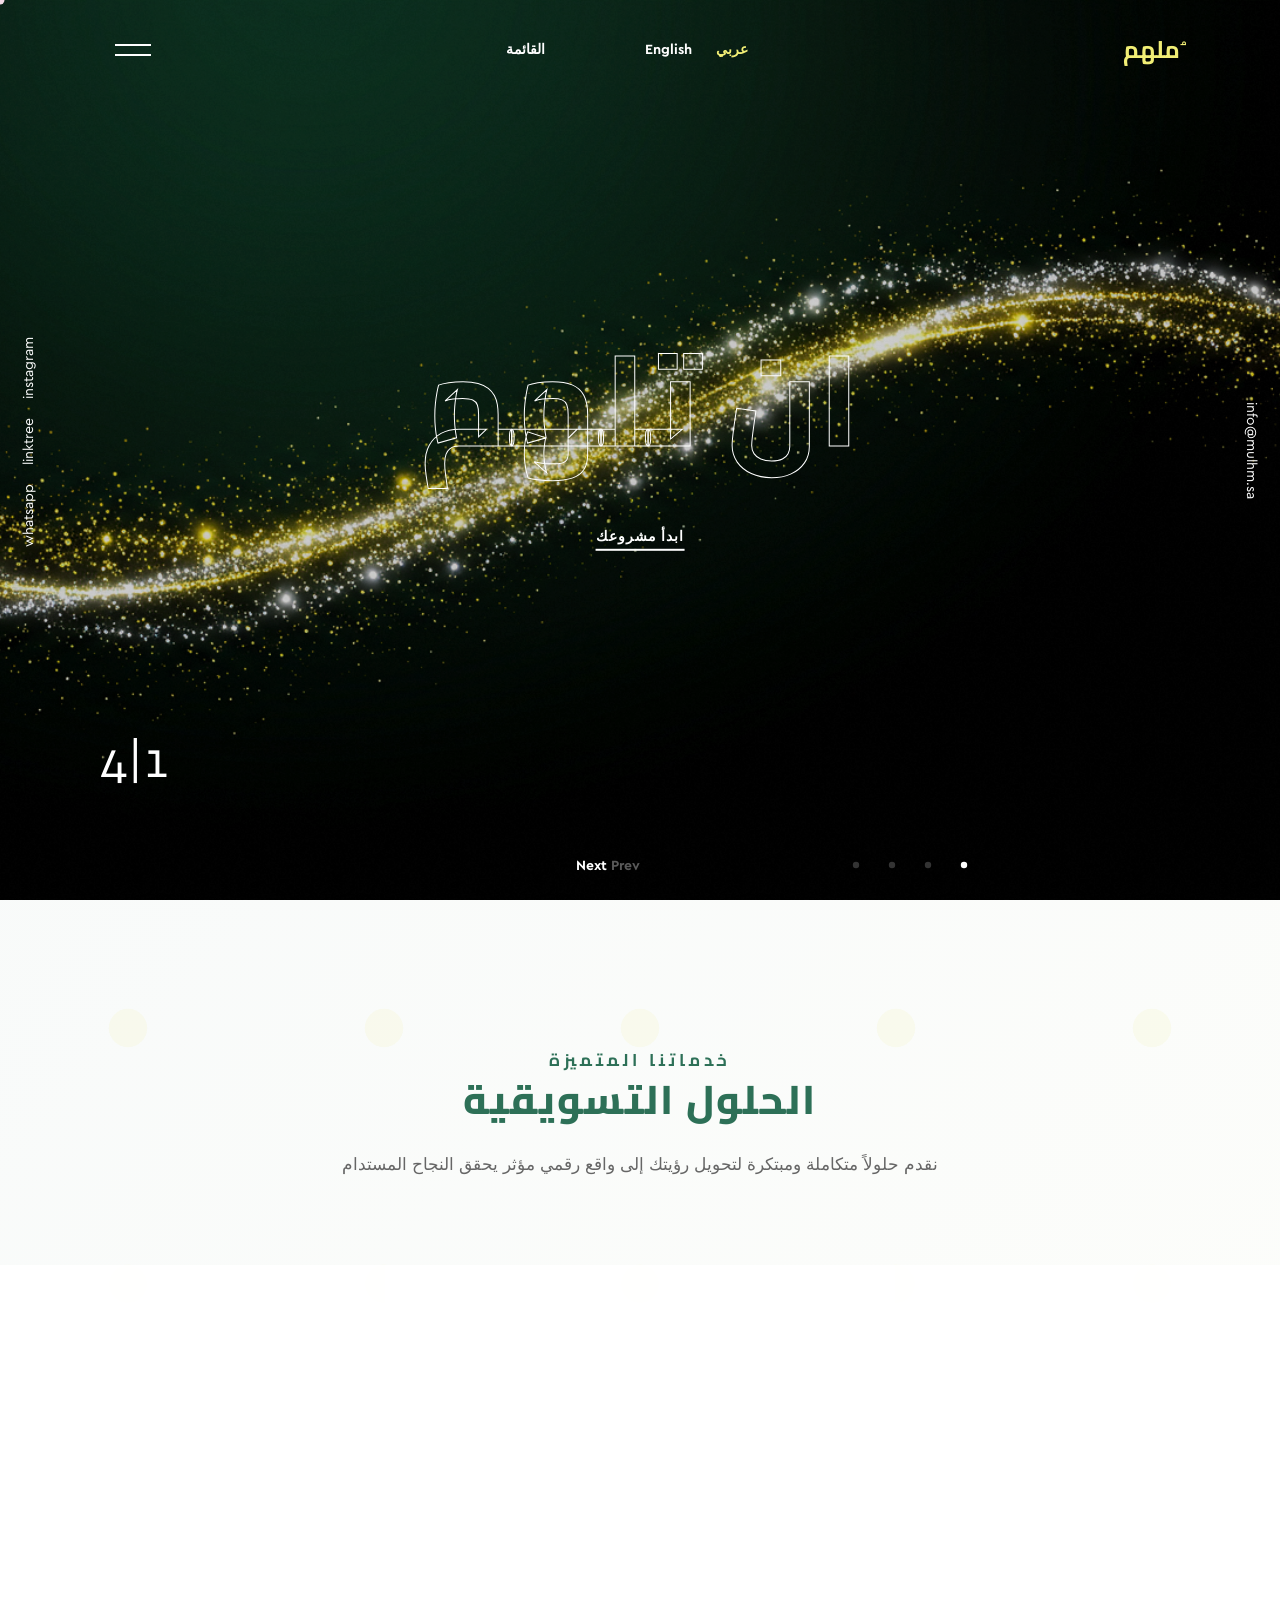
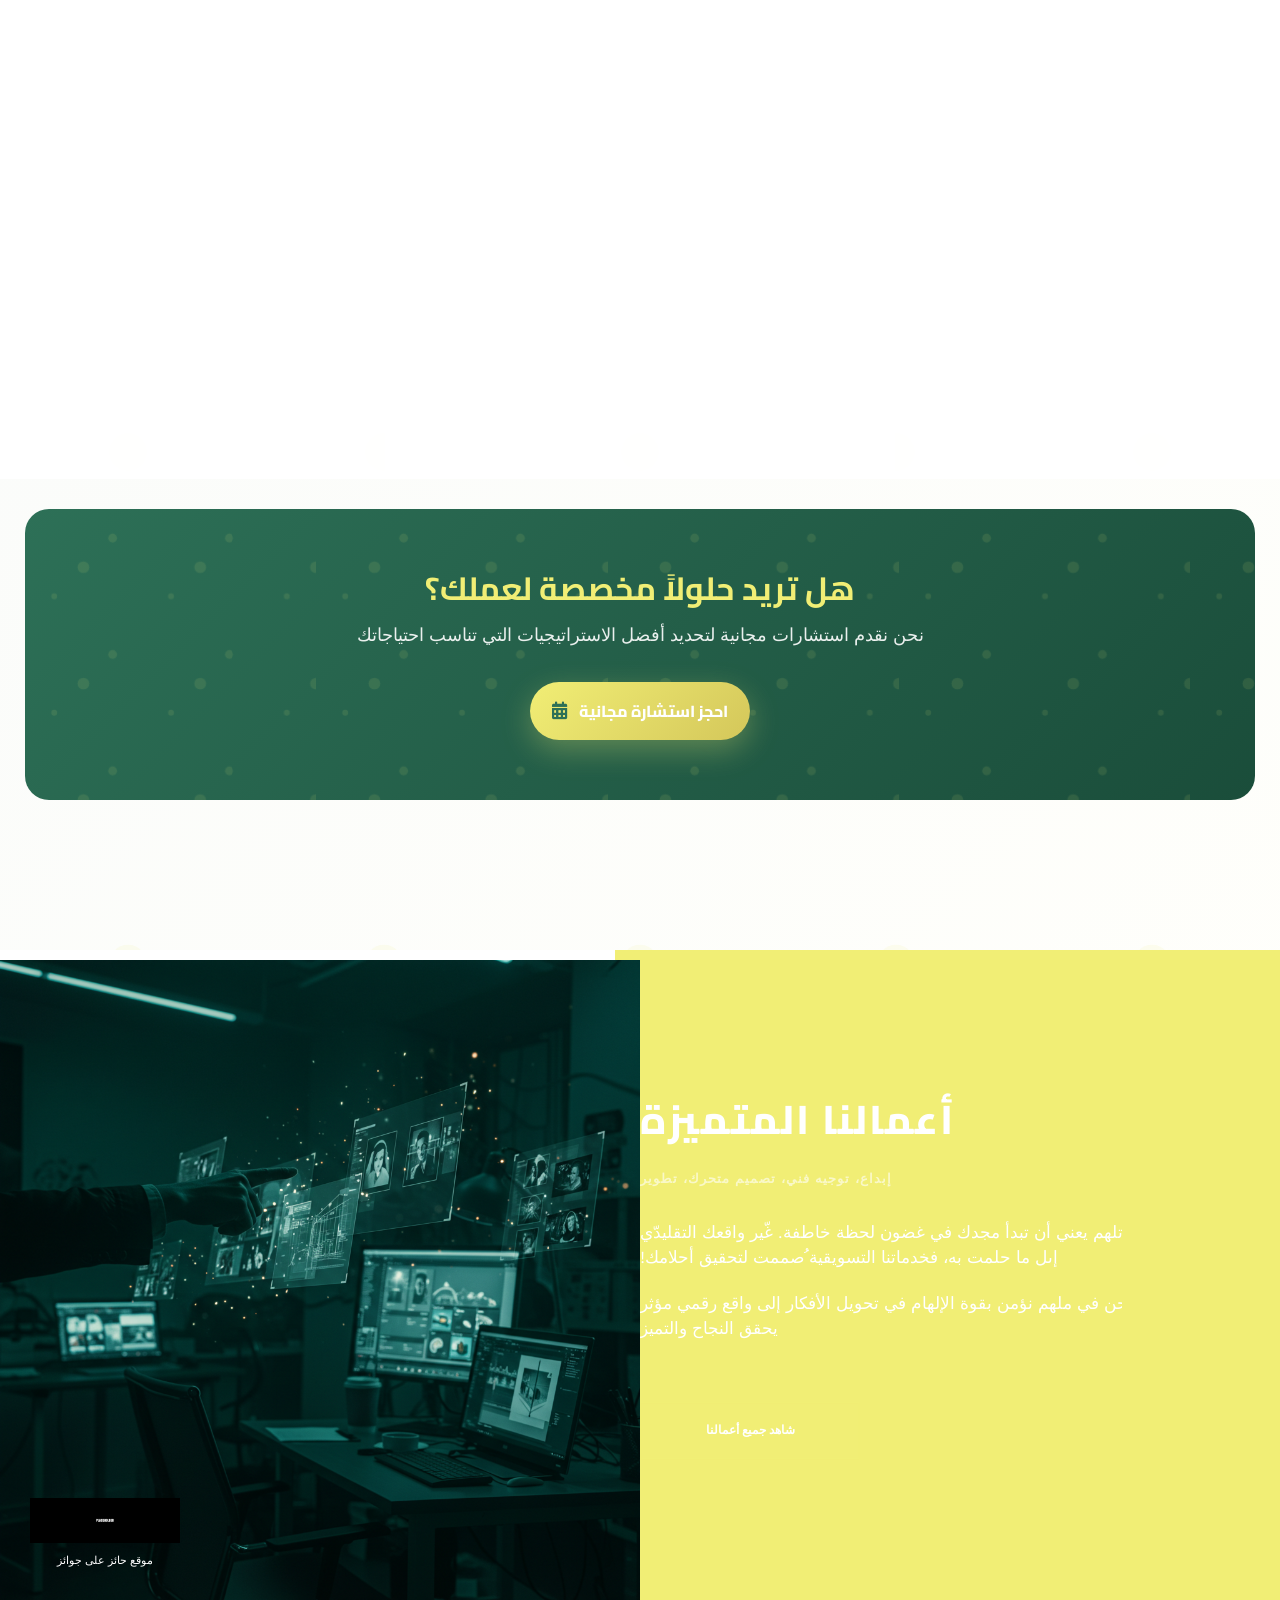
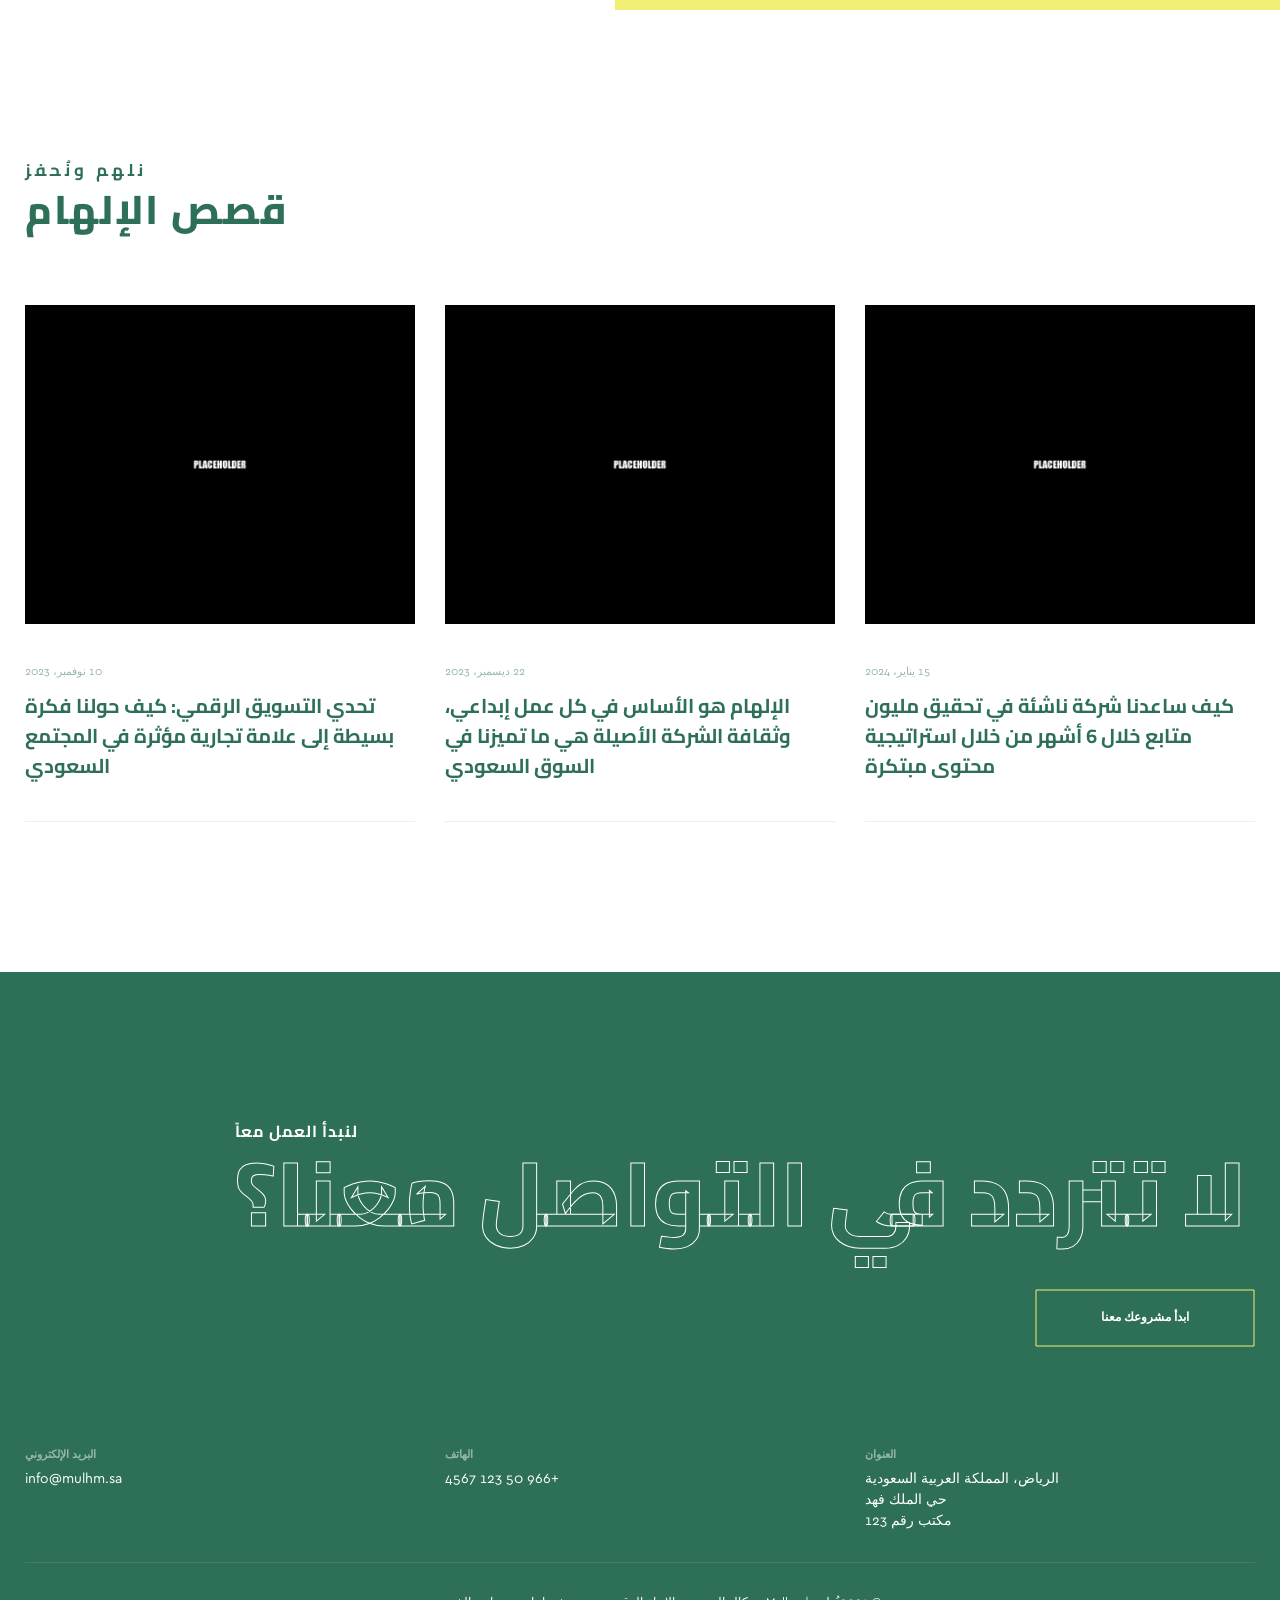
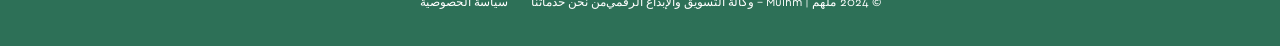
<file: index.html>
<!doctype html>
<html lang="ar" dir="rtl">
<head>
<meta charset="utf-8">
<meta name="viewport" content="width=device-width, initial-scale=1, shrink-to-fit=no">
<meta name="format-detection" content="telephone=no">
<meta name="theme-color" content="#2D7057"/>
<meta name="HandheldFriendly" content="true" />
<title>ُملهم | Mulhm - وكالة التسويق والإبداع الرقمي</title>
<meta name="author" content="Mulhm Agency">
<meta name="description" content="ان تلهم يعني أن تبدأ مجدك في غضون لحظة خاطفة. غّير واقعك التقليدّي إىل ما حلمت به - وكالة ملهم للتسويق الرقمي">
<meta name="keywords" content="تسويق رقمي, إبداع, وكالة تسويق, السعودية, ملهم, تصميم, سوشيال ميديا, برندنق">

<!-- SOCIAL MEDIA META -->
<meta property="og:description" content="ان تلهم يعني أن تبدأ مجدك في غضون لحظة خاطفة - وكالة ملهم للتسويق الرقمي">
<meta property="og:image" content="images/mulhm-preview.jpg">
<meta property="og:site_name" content="ُملهم | Mulhm">
<meta property="og:title" content="ُملهم | Mulhm - وكالة التسويق والإبداع الرقمي">
<meta property="og:type" content="website">
<meta property="og:url" content="https://mulhm.sa">

<!-- TWITTER META -->
<meta name="twitter:card" content="summary">
<meta name="twitter:site" content="@mulhm_sa">
<meta name="twitter:creator" content="@mulhm_sa">
<meta name="twitter:title" content="ُملهم | Mulhm">
<meta name="twitter:description" content="ان تلهم يعني أن تبدأ مجدك في غضون لحظة خاطفة - وكالة ملهم للتسويق الرقمي">
<meta name="twitter:image" content="images/mulhm-preview.jpg">

<!-- FAVICON FILES -->
<link href="ico/apple-touch-icon-180-precomposed.png" rel="apple-touch-icon" sizes="180x180">
<link href="ico/apple-touch-icon-152-precomposed.png" rel="apple-touch-icon" sizes="152x152">
<link href="ico/apple-touch-icon-144-precomposed.png" rel="apple-touch-icon" sizes="144x144">
<link href="ico/apple-touch-icon-114-precomposed.png" rel="apple-touch-icon" sizes="114x114">
<link href="ico/apple-touch-icon-72-precomposed.png" rel="apple-touch-icon" sizes="72x72">
<link href="ico/apple-touch-icon-57-precomposed.png" rel="apple-touch-icon">
<link href="ico/favicon.png" rel="shortcut icon">

<!-- CSS FILES -->
<link rel="preconnect" href="https://fonts.googleapis.com">
<link rel="preconnect" href="https://fonts.gstatic.com" crossorigin>
<link href="https://fonts.googleapis.com/css2?family=Cairo:wght@300;400;600;700&display=swap" rel="stylesheet">
<link rel="stylesheet" href="css/fontawesome.min.css">
<link rel="stylesheet" href="css/bundle.min.css">
<link rel="stylesheet" href="css/bootstrap.min.css">
<link rel="stylesheet" href="css/style.css">
</head>
<body>
<div class="cursor js-cursor"></div>
<!-- end cursor -->
<div class="preloader" id="preloader"> <span></span> <span></span> <span></span> <span></span>
  <div class="inner">
    <canvas class="progress-bar" id="progress-bar" width="400" height="400"></canvas>
    <div style="color: #F1EE75; font-size: 24px; font-weight: bold; text-align: center; margin-top: 20px;">ُملهم</div> </div>
  <!-- end inner --> 
</div>
<!-- end preloder -->
<div class="page-transition"> <span></span> <span></span> <span></span> <span></span> </div>
<!-- end page-transition -->
<div class="site-navigation">
  <ul>
    <li class="dropdown"><span>+</span><b><a href="index.html" data-text="الرئيسية">الرئيسية</a></b>
      <ul>
        <li><a href="index-kinetic-slider.html">عرض متحرك</a></li>
        <li><a href="index-video-bg.html">خلفية فيديو</a></li>
      </ul>
    </li>
    <li><b><a href="about.html" data-text="من نحن">من نحن</a></b></li>
    <li><b><a href="services.html" data-text="خدماتنا">خدماتنا</a></b></li>
    <li><b><a href="portfolio.html" data-text="أعمالنا">أعمالنا</a></b></li>
    <li><b><a href="contact.html" data-text="تواصل معنا">تواصل معنا</a></b></li>
  </ul>
</div>
<!-- edn site-navigation -->
<nav class="navbar">
  <div class="logo"> <a href="index.html" style="color: #F1EE75; font-size: 24px; font-weight: bold; text-decoration: none;">ُملهم</a> </div>
  <!-- end logo -->
  <ul class="languages">
    <li><a href="#" data-text="عربي" onclick="switchLanguage('ar'); return false;">عربي</a></li>
    <li><a href="#" data-text="English" onclick="switchLanguage('en'); return false;">English</a></li>
  </ul>
  <!-- end languages --> 
  <span class="menu-text">القائمة</span>
  <div class="sandwich-menu">
    <div class="sandwich">
      <div class="sand"> <span></span> <span></span> </div>
      <!-- end sand -->
      <div class="closed"> <span></span> <span></span> </div>
      <!-- end closed --> 
    </div>
    <!-- end sandwich --> 
    
  </div>
  <!-- end sandwich-menu --> 
</nav>
<!-- end navbar -->
<header class="slider">
  <div class="swiper-container">
    <div class="swiper-wrapper">
      <div class="swiper-slide">
        <div class="slide-inner" data-swiper-parallax="45%">
          <div class="slide-image" data-background="images/cosmic-particles.jpg"></div>
          <div class="slide-content">
            <h1>ان تلهم</h1>
            <div class="link-holder"> <a href="contact.html">
              <svg version="1.1" xmlns="http://www.w3.org/2000/svg" xmlns:xlink="http://www.w3.org/1999/xlink" width="100" height="100" viewBox="2 2 100 100" xml:space="preserve">
                <circle fill="none" stroke="#F1EE75" stroke-width="2" cx="52" cy="52" r="50"></circle>
              </svg>
              <span>ابدأ مشروعك</span> </a> </div>
            <!-- end link-holder --> 
          </div>
          <!-- end slide-content --> 
        </div>
        <!-- end slide-inner --> 
      </div>
      <!-- end swiper-slide -->
      <div class="swiper-slide">
        <div class="slide-inner" data-swiper-parallax="45%">
          <div class="slide-image" data-background="images/slide02.jpg"></div>
          <div class="slide-content">
            <h1>التسويق الرقمي</h1>
            <div class="link-holder"> <a href="services.html">
              <svg version="1.1" xmlns="http://www.w3.org/2000/svg" xmlns:xlink="http://www.w3.org/1999/xlink" width="100" height="100" viewBox="2 2 100 100" xml:space="preserve">
                <circle fill="none" stroke="#F1EE75" stroke-width="2" cx="52" cy="52" r="50"></circle>
              </svg>
              <span>اكتشف خدماتنا</span> </a> </div>
            <!-- end link-holder --> 
          </div>
          <!-- end slide-content --> 
        </div>
        <!-- end slide-inner --> 
      </div>
      <!-- end swiper-slide -->
      <div class="swiper-slide">
        <div class="slide-inner" data-swiper-parallax="45%">
          <div class="slide-image" data-background="images/slide03.jpg"></div>
          <div class="slide-content">
            <h1>إبداع وتصميم</h1>
            <div class="link-holder"> <a href="portfolio.html">
              <svg version="1.1" xmlns="http://www.w3.org/2000/svg" xmlns:xlink="http://www.w3.org/1999/xlink" width="100" height="100" viewBox="2 2 100 100" xml:space="preserve">
                <circle fill="none" stroke="#F1EE75" stroke-width="2" cx="52" cy="52" r="50"></circle>
              </svg>
              <span>شاهد أعمالنا</span> </a> </div>
            <!-- end link-holder --> 
          </div>
          <!-- end slide-content --> 
        </div>
        <!-- end slide-inner --> 
      </div>
      <!-- end swiper-slide -->
      <div class="swiper-slide">
        <div class="slide-inner" data-swiper-parallax="45%">
          <div class="slide-image" data-background="images/slide04.jpg"></div>
          <div class="slide-content">
            <h1>قصص إلهام</h1>
            <div class="link-holder"> <a href="portfolio.html">
              <svg version="1.1" xmlns="http://www.w3.org/2000/svg" xmlns:xlink="http://www.w3.org/1999/xlink" width="100" height="100" viewBox="2 2 100 100" xml:space="preserve">
                <circle fill="none" stroke="#F1EE75" stroke-width="2" cx="52" cy="52" r="50"></circle>
              </svg>
              <span>قصص النجاح</span> </a> </div>
            <!-- end link-holder --> 
          </div>
          <!-- end slide-content --> 
        </div>
        <!-- end slide-inner --> 
      </div>
      <!-- end swiper-slide --> 
    </div>
    <!-- end swiper-wrapper --> 
  </div>
  <!-- end swiper-container -->
  <div class="bottom-bar">
    <div class="swiper-pagination"></div>
    <!-- end swiper-pagination -->
    <div class="slider-fraction"><span></span>|<span></span></div>
    <!-- end slider-fraction -->
    <div class="slider-controls">
      <div class="swiper-button-prev" data-text="Prev">Prev</div>
      <!-- end swiper-button-prev -->
      <div class="swiper-button-next" data-text="Next">Next</div>
      <!-- end swiper-button-next --> 
    </div>
    <!-- end slider-controls --> 
  </div>
  <!-- end bottom-bar -->
  <aside class="left-side">
    <div class="social-links">
      <ul>
        <li><a href="https://instagram.com/mulhm_sa" target="_blank" data-text="instagram">instagram</a></li>
        <li><a href="https://linktr.ee/mulhm_sa" target="_blank" data-text="linktree">linktree</a></li>
        <li><a href="https://wa.me/966501234567" target="_blank" data-text="whatsapp">whatsapp</a></li>
      </ul>
    </div>
    <!-- end social-links --> 
  </aside>
  <!-- end left-side -->
  <aside class="right-side"> <a href="mailto:info@mulhm.sa" data-text="info@mulhm.sa">info@mulhm.sa</a> </aside>
  <!-- end right-side --> 
</header>
<!-- end slider -->
<section class="content-section modern-services-section">
  <div class="container">
    <div class="row justify-content-center">
      <div class="col-12">
        <div class="section-title text-center">
          <h6>خدماتنا المتميزة</h6>
          <h2>الحلول التسويقية</h2>
          <p class="section-description">نقدم حلولاً متكاملة ومبتكرة لتحويل رؤيتك إلى واقع رقمي مؤثر يحقق النجاح المستدام</p>
        </div>
        <!-- end section-title --> 
      </div>
      <!-- end col-12 -->
    </div>
    
    <div class="row services-grid">
      <div class="col-lg-4 col-md-6">
        <div class="modern-service-card" data-aos="fade-up" data-aos-delay="100">
          <div class="service-card-header">
            <div class="service-icon-wrapper">
              <div class="service-icon digital-marketing">
                <i class="fas fa-chart-line"></i>
              </div>
              <span class="service-number">01</span>
            </div>
          </div>
          
          <div class="service-card-content">
            <h3>التسويق الرقمي</h3>
            <p>نحن نبني استراتيجيات تسويقية مدروسة تحقق أهدافك وتزيد من انتشار علامتك التجارية</p>
            
            <div class="service-features-modern">
              <div class="feature-item">
                <i class="fas fa-bullseye"></i>
                <span>استراتيجية التسويق</span>
              </div>
              <div class="feature-item">
                <i class="fas fa-share-alt"></i>
                <span>إدارة وسائل التواصل</span>
              </div>
              <div class="feature-item">
                <i class="fas fa-bullhorn"></i>
                <span>الإعلانات المدفوعة</span>
              </div>
              <div class="feature-item">
                <i class="fas fa-analytics"></i>
                <span>تحليل البيانات</span>
              </div>
              <div class="feature-item">
                <i class="fas fa-search"></i>
                <span>تحسين محركات البحث</span>
              </div>
            </div>
            
            <div class="service-card-footer">
              <a href="services.html#digital-marketing" class="service-btn">
                <span>اكتشف المزيد</span>
                <i class="fas fa-arrow-left"></i>
              </a>
            </div>
          </div>
          
          <div class="service-card-overlay"></div>
        </div>
        <!-- end modern-service-card --> 
      </div>
      <!-- end col-4 -->
      
      <div class="col-lg-4 col-md-6">
        <div class="modern-service-card" data-aos="fade-up" data-aos-delay="200">
          <div class="service-card-header">
            <div class="service-icon-wrapper">
              <div class="service-icon creative-design">
                <i class="fas fa-palette"></i>
              </div>
              <span class="service-number">02</span>
            </div>
          </div>
          
          <div class="service-card-content">
            <h3>التصميم والإبداع</h3>
            <p>نصمم هوية بصرية مميزة تعبر عن شخصية علامتك التجارية وتترك أثراً في نفوس جمهورك</p>
            
            <div class="service-features-modern">
              <div class="feature-item">
                <i class="fas fa-paint-brush"></i>
                <span>تصميم الهوية البصرية</span>
              </div>
              <div class="feature-item">
                <i class="fas fa-laptop-code"></i>
                <span>تصميم المواقع الإلكترونية</span>
              </div>
              <div class="feature-item">
                <i class="fas fa-images"></i>
                <span>التصميم الجرافيكي</span>
              </div>
              <div class="feature-item">
                <i class="fas fa-video"></i>
                <span>المحتوى المرئي</span>
              </div>
              <div class="feature-item">
                <i class="fas fa-magic"></i>
                <span>الرسوم المتحركة</span>
              </div>
            </div>
            
            <div class="service-card-footer">
              <a href="services.html#creative-design" class="service-btn">
                <span>اكتشف المزيد</span>
                <i class="fas fa-arrow-left"></i>
              </a>
            </div>
          </div>
          
          <div class="service-card-overlay"></div>
        </div>
        <!-- end modern-service-card --> 
      </div>
      <!-- end col-4 -->
      
      <div class="col-lg-4 col-md-6">
        <div class="modern-service-card" data-aos="fade-up" data-aos-delay="300">
          <div class="service-card-header">
            <div class="service-icon-wrapper">
              <div class="service-icon content-production">
                <i class="fas fa-pen-nib"></i>
              </div>
              <span class="service-number">03</span>
            </div>
          </div>
          
          <div class="service-card-content">
            <h3>إنتاج المحتوى</h3>
            <p>ننتج محتوى تفاعلي وجذاب يلفت انتباه جمهورك ويشجع على التفاعل مع علامتك التجارية</p>
            
            <div class="service-features-modern">
              <div class="feature-item">
                <i class="fas fa-edit"></i>
                <span>كتابة المحتوى</span>
              </div>
              <div class="feature-item">
                <i class="fas fa-film"></i>
                <span>إنتاج الفيديو</span>
              </div>
              <div class="feature-item">
                <i class="fas fa-camera"></i>
                <span>التصوير الفوتوغرافي</span>
              </div>
              <div class="feature-item">
                <i class="fas fa-podcast"></i>
                <span>البودكاست</span>
              </div>
              <div class="feature-item">
                <i class="fas fa-gamepad"></i>
                <span>المحتوى التفاعلي</span>
              </div>
            </div>
            
            <div class="service-card-footer">
              <a href="services.html#content-production" class="service-btn">
                <span>اكتشف المزيد</span>
                <i class="fas fa-arrow-left"></i>
              </a>
            </div>
          </div>
          
          <div class="service-card-overlay"></div>
        </div>
        <!-- end modern-service-card --> 
      </div>
      <!-- end col-4 -->
    </div>
    <!-- end row -->
    
    <div class="row">
      <div class="col-12 text-center">
        <div class="services-cta">
          <h4>هل تريد حلولاً مخصصة لعملك؟</h4>
          <p>نحن نقدم استشارات مجانية لتحديد أفضل الاستراتيجيات التي تناسب احتياجاتك</p>
          <a href="contact.html" class="custom-btn cta-btn">
            <span>احجز استشارة مجانية</span>
            <i class="fas fa-calendar-alt"></i>
          </a>
        </div>
      </div>
    </div>
  </div>
  <!-- end container -->
</section>
<!-- end content-section -->
<section class="content-section no-spacing">
  <div class="container">
    <div class="row align-items-center no-gutters">
      <div class="col-lg-6">
        <div class="left-side-content">
          <div class="inner">
            <h4>أعمالنا المتميزة</h4>
            <b>إبداع، توجيه فني، تصميم متحرك، تطوير</b>
            <p>ان تلهم يعني أن تبدأ مجدك في غضون لحظة خاطفة. غّير واقعك التقليدّي إىل ما حلمت به، فخدماتنا التسويقية ُصممت لتحقيق أحلامك!</p>
            <p>نحن في ملهم نؤمن بقوة الإلهام في تحويل الأفكار إلى واقع رقمي مؤثر يحقق النجاح والتميز</p>
            <a href="portfolio.html" class="custom-btn">
            <svg>
              <rect width="218" height="56" x="1" y="1" rx="0" fill="none" stroke="#F1EE75"></rect>
            </svg>
            <span>شاهد جميع أعمالنا</span> </a> </div>
          <!-- inner --> 
        </div>
        <!-- end left-side-content --> 
      </div>
      <!-- end col-6 -->
      <div class="col-lg-6">
        <figure class="right-side-image"> <img src="images/Image_fx (10).jpg" alt="Image" class="image">
          <figcaption> <img src="images/logo-awwwards.png" alt="Image"> <small>Award Winning Website</small> </figcaption>
        </figure>
        <!-- end right-side-image --> 
      </div>
      <!-- end col-6 --> 
    </div>
    <!-- end row --> 
  </div>
  <!-- end container --> 
  
</section>
<!-- end content-section -->
<section class="content-section">
  <div class="container">
    <div class="row">
      <div class="col-12">
        <div class="section-title">
          <h6>نلهم ونُحفز</h6>
          <h2>قصص الإلهام</h2>
        </div>
        <!-- end section-title --> 
      </div>
      <!-- end col-12 -->
      <div class="col-lg-4">
        <div class="recent-news">
          <figure> <img src="images/blog01.jpg" alt="Image">
            <figcaption> <small>15 يناير، 2024</small>
              <h4><a href="#">كيف ساعدنا شركة ناشئة في تحقيق مليون متابع خلال 6 أشهر من خلال استراتيجية محتوى مبتكرة</a></h4>
            </figcaption>
          </figure>
        </div>
        <!-- end recent-news --> 
      </div>
      <!-- end col-4 -->
      <div class="col-lg-4">
        <div class="recent-news">
          <figure> <img src="images/blog02.jpg" alt="Image">
            <figcaption> <small>22 ديسمبر، 2023</small>
              <h4><a href="#">الإلهام هو الأساس في كل عمل إبداعي، وثقافة الشركة الأصيلة هي ما تميزنا في السوق السعودي</a></h4>
            </figcaption>
          </figure>
        </div>
        <!-- end recent-news --> 
      </div>
      <!-- end col-4 -->
      <div class="col-lg-4">
        <div class="recent-news">
          <figure> <img src="images/blog03.jpg" alt="Image">
            <figcaption> <small>10 نوفمبر، 2023</small>
              <h4><a href="#">تحدي التسويق الرقمي: كيف حولنا فكرة بسيطة إلى علامة تجارية مؤثرة في المجتمع السعودي</a></h4>
            </figcaption>
          </figure>
        </div>
        <!-- end recent-news --> 
      </div>
      <!-- end col-4 --> 
    </div>
    <!-- end row --> 
  </div>
  <!-- end container --> 
</section>
<!-- end content-section -->
<footer class="footer">
  <div class="container">
    <div class="row">
      <div class="col-lg-10">
        <div class="work-with-us">
          <h6>لنبدأ العمل معاً</h6>
          <h2>لا تتردد في <span>التواصل</span> معنا؟</h2>
          <a href="contact.html" class="custom-btn">
          <svg>
            <rect width="218" height="56" x="1" y="1" rx="0" fill="none" stroke="#F1EE75"></rect>
          </svg>
          <span>ابدأ مشروعك معنا</span> </a> </div>
        <!-- end work-with-us --> 
      </div>
      <!-- end col-10 -->
      <div class="col-lg-4">
        <address>
        <small>العنوان</small>
        <p>الرياض، المملكة العربية السعودية<br>
          حي الملك فهد<br>
          مكتب رقم 123</p>
        </address>
      </div>
      <!-- end col-4 -->
      <div class="col-lg-4 col-md-6">
        <address>
        <small>الهاتف</small>
        <p>+966 50 123 4567</p>
        </address>
      </div>
      <!-- end col-4 -->
      <div class="col-lg-4 col-md-6">
        <address>
        <small>البريد الإلكتروني</small>
        <p><a href="mailto:info@mulhm.sa" data-text="info@mulhm.sa">info@mulhm.sa</a></p>
        </address>
      </div>
      <!-- end col-4 -->
      <div class="col-12"> </div>
      <!-- end col-12 -->
      <div class="col-12">
        <div class="footer-bottom"> <span>© 2024 ُملهم | Mulhm - وكالة التسويق والإبداع الرقمي</span>
          <ul class="footer-menu">
            <li><a href="about.html" data-text="من نحن">من نحن</a></li>
            <li><a href="services.html" data-text="خدماتنا">خدماتنا</a></li>
            <li><a href="contact.html" data-text="سياسة الخصوصية">سياسة الخصوصية</a></li>
          </ul>
        </div>
        <!-- end footer-bottom --> 
      </div>
      <!-- end col-12 --> 
    </div>
    <!-- end row --> 
  </div>
  <!-- end container --> 
</footer>
<!-- end footer --> 

<!-- JS FILES --> 
<script src="js/jquery.min.js"></script> 
<script src="js/bootstrap.min.js"></script> 
<script src="js/bundle.js"></script> 
<script src="js/scripts.js"></script>
<script>
// Language switching functionality
const translations = {
  ar: {
    // Navigation
    home: "الرئيسية",
    about: "من نحن",
    services: "خدماتنا", 
    portfolio: "أعمالنا",
    contact: "تواصل معنا",
    menu: "القائمة",
    
    // Slider content
    slider1_title: "ان تلهم",
    slider1_button: "ابدأ مشروعك",
    slider2_title: "التسويق الرقمي", 
    slider2_button: "اكتشف خدماتنا",
    slider3_title: "إبداع وتصميم",
    slider3_button: "شاهد أعمالنا", 
    slider4_title: "قصص إلهام",
    slider4_button: "قصص النجاح",
    
    // Services section
    services_subtitle: "خدماتنا المتميزة",
    services_title: "الحلول التسويقية",
    services_description: "نقدم حلولاً متكاملة ومبتكرة لتحويل رؤيتك إلى واقع رقمي مؤثر يحقق النجاح المستدام",
    service1_title: "التسويق الرقمي",
    service1_desc: "نحن نبني استراتيجيات تسويقية مدروسة تحقق أهدافك وتزيد من انتشار علامتك التجارية",
    service1_item1: "استراتيجية التسويق",
    service1_item2: "إدارة وسائل التواصل",
    service1_item3: "الإعلانات المدفوعة",
    service1_item4: "تحليل البيانات",
    service1_item5: "تحسين محركات البحث",
    service1_btn: "اكتشف المزيد",
    service2_title: "التصميم والإبداع",
    service2_desc: "نصمم هوية بصرية مميزة تعبر عن شخصية علامتك التجارية وتترك أثراً في نفوس جمهورك",
    service2_item1: "تصميم الهوية البصرية",
    service2_item2: "تصميم المواقع الإلكترونية",
    service2_item3: "التصميم الجرافيكي",
    service2_item4: "المحتوى المرئي",
    service2_item5: "الرسوم المتحركة",
    service2_btn: "اكتشف المزيد",
    service3_title: "إنتاج المحتوى",
    service3_desc: "ننتج محتوى تفاعلي وجذاب يلفت انتباه جمهورك ويشجع على التفاعل مع علامتك التجارية",
    service3_item1: "كتابة المحتوى",
    service3_item2: "إنتاج الفيديو",
    service3_item3: "التصوير الفوتوغرافي",
    service3_item4: "البودكاست",
    service3_item5: "المحتوى التفاعلي",
    service3_btn: "اكتشف المزيد",
    
    // Services CTA
    services_cta_title: "هل تريد حلولاً مخصصة لعملك؟",
    services_cta_desc: "نحن نقدم استشارات مجانية لتحديد أفضل الاستراتيجيات التي تناسب احتياجاتك",
    services_cta_btn: "احجز استشارة مجانية",
    
    // Recent work section
    work_title: "أعمالنا المتميزة",
    work_subtitle: "إبداع، توجيه فني، تصميم متحرك، تطوير", 
    work_desc1: "ان تلهم يعني أن تبدأ مجدك في غضون لحظة خاطفة. غّير واقعك التقليدّي إىل ما حلمت به، فخدماتنا التسويقية ُصممت لتحقيق أحلامك!",
    work_desc2: "نحن في ملهم نؤمن بقوة الإلهام في تحويل الأفكار إلى واقع رقمي مؤثر يحقق النجاح والتميز",
    work_button: "شاهد جميع أعمالنا",
    work_award: "موقع حائز على جوائز",
    
    // Blog section  
    blog_subtitle: "نلهم ونُحفز",
    blog_title: "قصص الإلهام",
    blog1_date: "15 يناير، 2024",
    blog1_title: "كيف ساعدنا شركة ناشئة في تحقيق مليون متابع خلال 6 أشهر من خلال استراتيجية محتوى مبتكرة",
    blog2_date: "22 ديسمبر، 2023",
    blog2_title: "الإلهام هو الأساس في كل عمل إبداعي، وثقافة الشركة الأصيلة هي ما تميزنا في السوق السعودي",
    blog3_date: "10 نوفمبر، 2023",
    blog3_title: "تحدي التسويق الرقمي: كيف حولنا فكرة بسيطة إلى علامة تجارية مؤثرة في المجتمع السعودي",
    
    // Footer
    footer_subtitle: "لنبدأ العمل معاً",
    footer_title: "لا تتردد في التواصل معنا؟",
    footer_button: "ابدأ مشروعك معنا",
    address_label: "العنوان",
    phone_label: "الهاتف", 
    email_label: "البريد الإلكتروني",
    footer_menu1: "من نحن",
    footer_menu2: "خدماتنا", 
    footer_menu3: "سياسة الخصوصية",
    copyright: "© 2024 ُملهم | Mulhm - وكالة التسويق والإبداع الرقمي"
  },
  
  en: {
    // Navigation
    home: "Home",
    about: "About",
    services: "Services",
    portfolio: "Portfolio", 
    contact: "Contact",
    menu: "Menu",
    
    // Slider content
    slider1_title: "GET INSPIRED",
    slider1_button: "Start Your Project",
    slider2_title: "Digital Marketing",
    slider2_button: "Discover Services", 
    slider3_title: "Creative Design",
    slider3_button: "View Our Work",
    slider4_title: "Success Stories", 
    slider4_button: "Our Stories",
    
    // Services section
    services_subtitle: "Our Premium Services",
    services_title: "Marketing Solutions",
    services_description: "We provide comprehensive and innovative solutions to transform your vision into a powerful digital reality that achieves sustainable success",
    service1_title: "Digital Marketing",
    service1_desc: "We build strategic marketing plans that achieve your goals and increase your brand visibility",
    service1_item1: "Strategic Marketing",
    service1_item2: "Social Media Management",
    service1_item3: "Paid Advertising",
    service1_item4: "Data Analysis",
    service1_item5: "SEO Optimization",
    service1_btn: "Discover More",
    service2_title: "Creative Design",
    service2_desc: "We design distinctive visual identities that express your brand personality and leave an impact",
    service2_item1: "Visual Identity Design",
    service2_item2: "Website Design",
    service2_item3: "Graphic Design",
    service2_item4: "Visual Content",
    service2_item5: "Motion Graphics",
    service2_btn: "Discover More",
    service3_title: "Content Production", 
    service3_desc: "We create interactive content that attracts your audience and encourages engagement with your brand",
    service3_item1: "Content Writing",
    service3_item2: "Video Production",
    service3_item3: "Photography",
    service3_item4: "Podcasting",
    service3_item5: "Interactive Content",
    service3_btn: "Discover More",
    
    // Services CTA
    services_cta_title: "Do you need customized solutions for your work?",
    services_cta_desc: "We offer free consultations to determine the best strategies that suit your needs",
    services_cta_btn: "Book a Free Consultation",
    
    // Recent work section
    work_title: "Our Featured Work",
    work_subtitle: "Creativity, Art Direction, Motion Design, Development",
    work_desc1: "Getting inspired means starting your glory in a fleeting moment. Change your traditional reality to what you dreamed of, our marketing services are designed to achieve your dreams!",
    work_desc2: "At Mulhm, we believe in the power of inspiration to transform ideas into influential digital reality that achieves success and excellence",
    work_button: "View All Our Work",
    work_award: "Award Winning Website",
    
    // Blog section
    blog_subtitle: "We Inspire & Motivate", 
    blog_title: "Success Stories",
    blog1_date: "January 15, 2024",
    blog1_title: "How We Helped a Startup Achieve a Million Followers in 6 Months Through Innovative Content Strategy",
    blog2_date: "December 22, 2023",
    blog2_title: "Inspiration is the Foundation of Every Creative Work, and Our Authentic Culture is What Sets Us Apart in the Saudi Market",
    blog3_date: "November 10, 2023",
    blog3_title: "The Digital Marketing Challenge: How We Turned a Simple Idea Into a Powerful Brand in the Saudi Community",
    
    // Footer
    footer_subtitle: "Let's Start Working Together",
    footer_title: "Don't hesitate to contact us?",
    footer_button: "Start Your Project With Us",
    address_label: "Address",
    phone_label: "Phone",
    email_label: "Email", 
    footer_menu1: "About",
    footer_menu2: "Services", 
    footer_menu3: "Privacy Policy",
    copyright: "© 2024 Mulhm | Modern Digital Marketing Agency"
  }
};

let currentLang = 'ar';

function switchLanguage(lang) {
  console.log('switchLanguage called with:', lang);
  currentLang = lang;
  
  // Update HTML direction and lang attribute
  if (lang === 'ar') {
    document.documentElement.setAttribute('dir', 'rtl');
    document.documentElement.setAttribute('lang', 'ar');
    console.log('Set to Arabic (RTL)');
  } else {
    document.documentElement.setAttribute('dir', 'ltr'); 
    document.documentElement.setAttribute('lang', 'en');
    console.log('Set to English (LTR)');
  }
  
  // Update navigation
  updateElement('[data-text="الرئيسية"], [data-text="Home"]', translations[lang].home, 'data-text');
  updateElement('[data-text="من نحن"], [data-text="About"]', translations[lang].about, 'data-text');
  updateElement('[data-text="خدماتنا"], [data-text="Services"]', translations[lang].services, 'data-text');
  updateElement('[data-text="أعمالنا"], [data-text="Portfolio"]', translations[lang].portfolio, 'data-text');
  updateElement('[data-text="تواصل معنا"], [data-text="Contact"]', translations[lang].contact, 'data-text');
  
  // Update navigation text content
  updateElement('.site-navigation a[href="index.html"]', translations[lang].home);
  updateElement('.site-navigation a[href="about.html"]', translations[lang].about);
  updateElement('.site-navigation a[href="services.html"]', translations[lang].services);
  updateElement('.site-navigation a[href="portfolio.html"]', translations[lang].portfolio);
  updateElement('.site-navigation a[href="contact.html"]', translations[lang].contact);
  updateElement('.menu-text', translations[lang].menu);
  
  // Update slider content
  updateElement('.swiper-slide:nth-child(1) h1', translations[lang].slider1_title);
  updateElement('.swiper-slide:nth-child(1) .link-holder span', translations[lang].slider1_button);
  updateElement('.swiper-slide:nth-child(2) h1', translations[lang].slider2_title);
  updateElement('.swiper-slide:nth-child(2) .link-holder span', translations[lang].slider2_button);
  updateElement('.swiper-slide:nth-child(3) h1', translations[lang].slider3_title);
  updateElement('.swiper-slide:nth-child(3) .link-holder span', translations[lang].slider3_button);
  updateElement('.swiper-slide:nth-child(4) h1', translations[lang].slider4_title);
  updateElement('.swiper-slide:nth-child(4) .link-holder span', translations[lang].slider4_button);
  
  // Update services section - Modern Services
  const modernServicesSectionTitle = document.querySelector('.modern-services-section .section-title h6');
  const modernServicesSectionSubtitle = document.querySelector('.modern-services-section .section-title h2');
  const modernServicesDescription = document.querySelector('.modern-services-section .section-description');
  if (modernServicesSectionTitle) modernServicesSectionTitle.textContent = translations[lang].services_subtitle;
  if (modernServicesSectionSubtitle) modernServicesSectionSubtitle.textContent = translations[lang].services_title;
  if (modernServicesDescription) modernServicesDescription.textContent = translations[lang].services_description;
  
  // Update modern service cards
  const modernServiceCards = document.querySelectorAll('.modern-service-card');
  if (modernServiceCards[0]) {
    const card1Title = modernServiceCards[0].querySelector('h3');
    const card1Desc = modernServiceCards[0].querySelector('.service-card-content p');
    const card1Btn = modernServiceCards[0].querySelector('.service-btn span');
    if (card1Title) card1Title.textContent = translations[lang].service1_title;
    if (card1Desc) card1Desc.textContent = translations[lang].service1_desc;
    if (card1Btn) card1Btn.textContent = translations[lang].service1_btn;
    
    const features1 = modernServiceCards[0].querySelectorAll('.feature-item span');
    if (features1[0]) features1[0].textContent = translations[lang].service1_item1;
    if (features1[1]) features1[1].textContent = translations[lang].service1_item2;
    if (features1[2]) features1[2].textContent = translations[lang].service1_item3;
    if (features1[3]) features1[3].textContent = translations[lang].service1_item4;
    if (features1[4]) features1[4].textContent = translations[lang].service1_item5;
  }
  
  if (modernServiceCards[1]) {
    const card2Title = modernServiceCards[1].querySelector('h3');
    const card2Desc = modernServiceCards[1].querySelector('.service-card-content p');
    const card2Btn = modernServiceCards[1].querySelector('.service-btn span');
    if (card2Title) card2Title.textContent = translations[lang].service2_title;
    if (card2Desc) card2Desc.textContent = translations[lang].service2_desc;
    if (card2Btn) card2Btn.textContent = translations[lang].service2_btn;
    
    const features2 = modernServiceCards[1].querySelectorAll('.feature-item span');
    if (features2[0]) features2[0].textContent = translations[lang].service2_item1;
    if (features2[1]) features2[1].textContent = translations[lang].service2_item2;
    if (features2[2]) features2[2].textContent = translations[lang].service2_item3;
    if (features2[3]) features2[3].textContent = translations[lang].service2_item4;
    if (features2[4]) features2[4].textContent = translations[lang].service2_item5;
  }
  
  if (modernServiceCards[2]) {
    const card3Title = modernServiceCards[2].querySelector('h3');
    const card3Desc = modernServiceCards[2].querySelector('.service-card-content p');
    const card3Btn = modernServiceCards[2].querySelector('.service-btn span');
    if (card3Title) card3Title.textContent = translations[lang].service3_title;
    if (card3Desc) card3Desc.textContent = translations[lang].service3_desc;
    if (card3Btn) card3Btn.textContent = translations[lang].service3_btn;
    
    const features3 = modernServiceCards[2].querySelectorAll('.feature-item span');
    if (features3[0]) features3[0].textContent = translations[lang].service3_item1;
    if (features3[1]) features3[1].textContent = translations[lang].service3_item2;
    if (features3[2]) features3[2].textContent = translations[lang].service3_item3;
    if (features3[3]) features3[3].textContent = translations[lang].service3_item4;
    if (features3[4]) features3[4].textContent = translations[lang].service3_item5;
  }
  
  // Update work section
  updateElement('.left-side-content h4', translations[lang].work_title);
  updateElement('.left-side-content b', translations[lang].work_subtitle);
  updateElement('.left-side-content p:nth-child(3)', translations[lang].work_desc1);
  updateElement('.left-side-content p:nth-child(4)', translations[lang].work_desc2);
  updateElement('.left-side-content .custom-btn span', translations[lang].work_button);
  updateElement('.right-side-image figcaption small', translations[lang].work_award);
  
  // Update services CTA
  updateElement('.services-cta h4', translations[lang].services_cta_title);
  updateElement('.services-cta p', translations[lang].services_cta_desc);
  updateElement('.services-cta .custom-btn span', translations[lang].services_cta_btn);
  
  // Update blog section - Second section-title 
  const allSectionTitles = document.querySelectorAll('.content-section .section-title');
  if (allSectionTitles.length > 1) {
    const blogSectionTitle = allSectionTitles[1]; // Get the second one (blog section)
    const blogH6 = blogSectionTitle.querySelector('h6');
    const blogH2 = blogSectionTitle.querySelector('h2');
    if (blogH6) blogH6.textContent = translations[lang].blog_subtitle;
    if (blogH2) blogH2.textContent = translations[lang].blog_title;
  }
  
  // Update blog posts
  const blogPosts = document.querySelectorAll('.recent-news');
  if (blogPosts[0]) {
    const date1 = blogPosts[0].querySelector('small');
    const title1 = blogPosts[0].querySelector('h4 a');
    if (date1) date1.textContent = translations[lang].blog1_date;
    if (title1) title1.textContent = translations[lang].blog1_title;
  }
  if (blogPosts[1]) {
    const date2 = blogPosts[1].querySelector('small');
    const title2 = blogPosts[1].querySelector('h4 a');
    if (date2) date2.textContent = translations[lang].blog2_date;
    if (title2) title2.textContent = translations[lang].blog2_title;
  }
  if (blogPosts[2]) {
    const date3 = blogPosts[2].querySelector('small');
    const title3 = blogPosts[2].querySelector('h4 a');
    if (date3) date3.textContent = translations[lang].blog3_date;
    if (title3) title3.textContent = translations[lang].blog3_title;
  }
  
  // Update footer
  updateElement('.footer .work-with-us h6', translations[lang].footer_subtitle);
  updateElement('.footer .work-with-us h2', translations[lang].footer_title);
  updateElement('.footer .work-with-us .custom-btn span', translations[lang].footer_button);
  
  // Update footer contact labels - CORRECT ORDER
  const footerAddresses = document.querySelectorAll('.footer address small');
  if (footerAddresses[0]) footerAddresses[0].textContent = translations[lang].address_label;  // First column = Address
  if (footerAddresses[1]) footerAddresses[1].textContent = translations[lang].phone_label;    // Second column = Phone
  if (footerAddresses[2]) footerAddresses[2].textContent = translations[lang].email_label;    // Third column = Email
  
  updateElement('.footer-bottom span', translations[lang].copyright);
  
  // Update footer menu
  const footerMenuItems = document.querySelectorAll('.footer-menu li a');
  if (footerMenuItems[0]) footerMenuItems[0].textContent = translations[lang].footer_menu1;
  if (footerMenuItems[1]) footerMenuItems[1].textContent = translations[lang].footer_menu2;
  if (footerMenuItems[2]) footerMenuItems[2].textContent = translations[lang].footer_menu3;
  
  // Update language button active states
  $('.languages li a').removeClass('active');
  if (lang === 'ar') {
    $('.languages li a[data-text="عربي"]').addClass('active');
    console.log('Arabic button marked as active');
  } else {
    $('.languages li a[data-text="English"]').addClass('active');
    console.log('English button marked as active');
  }
  
  // Save language preference
  localStorage.setItem('preferred-language', lang);
  console.log('Language switched successfully to:', lang);
}

function updateElement(selector, text, attribute = null) {
  const elements = document.querySelectorAll(selector);
  console.log('Updating selector:', selector, 'Found elements:', elements.length, 'New text:', text);
  elements.forEach(element => {
    if (attribute) {
      element.setAttribute(attribute, text);
    }
    element.textContent = text;
  });
}

// Test function to verify selectors work
function testSelectors() {
  console.log('Services title elements:', document.querySelectorAll('.content-section .section-title h6'));
  console.log('Services subtitle elements:', document.querySelectorAll('.content-section .section-title h2'));
}

// Initialize language on page load
$(document).ready(function() {
  console.log('Page loaded, setting up language switching...');
  
  // Test selectors
  testSelectors();
  
  // Check for saved language preference
  const savedLang = localStorage.getItem('preferred-language') || 'ar';
  console.log('Saved language:', savedLang);
  switchLanguage(savedLang);
  
  // Add click events to language buttons with better targeting
  $('.languages li a').off('click').on('click', function(e) {
    e.preventDefault();
    console.log('Language button clicked:', $(this).text());
    
    const clickedText = $(this).text().trim();
    const lang = (clickedText === 'عربي' || clickedText.includes('عربي')) ? 'ar' : 'en';
    
    console.log('Switching to language:', lang);
    switchLanguage(lang);
    
    return false;
  });
  
  // Also add click events with direct selectors
  $('a[data-text="عربي"]').off('click').on('click', function(e) {
    e.preventDefault();
    console.log('Arabic button clicked directly');
    switchLanguage('ar');
    return false;
  });
  
  $('a[data-text="English"]').off('click').on('click', function(e) {
    e.preventDefault();
    console.log('English button clicked directly');
    switchLanguage('en');
    return false;
  });
  
  console.log('Language event listeners attached successfully');
});
</script>
</body>
</html>
</file>
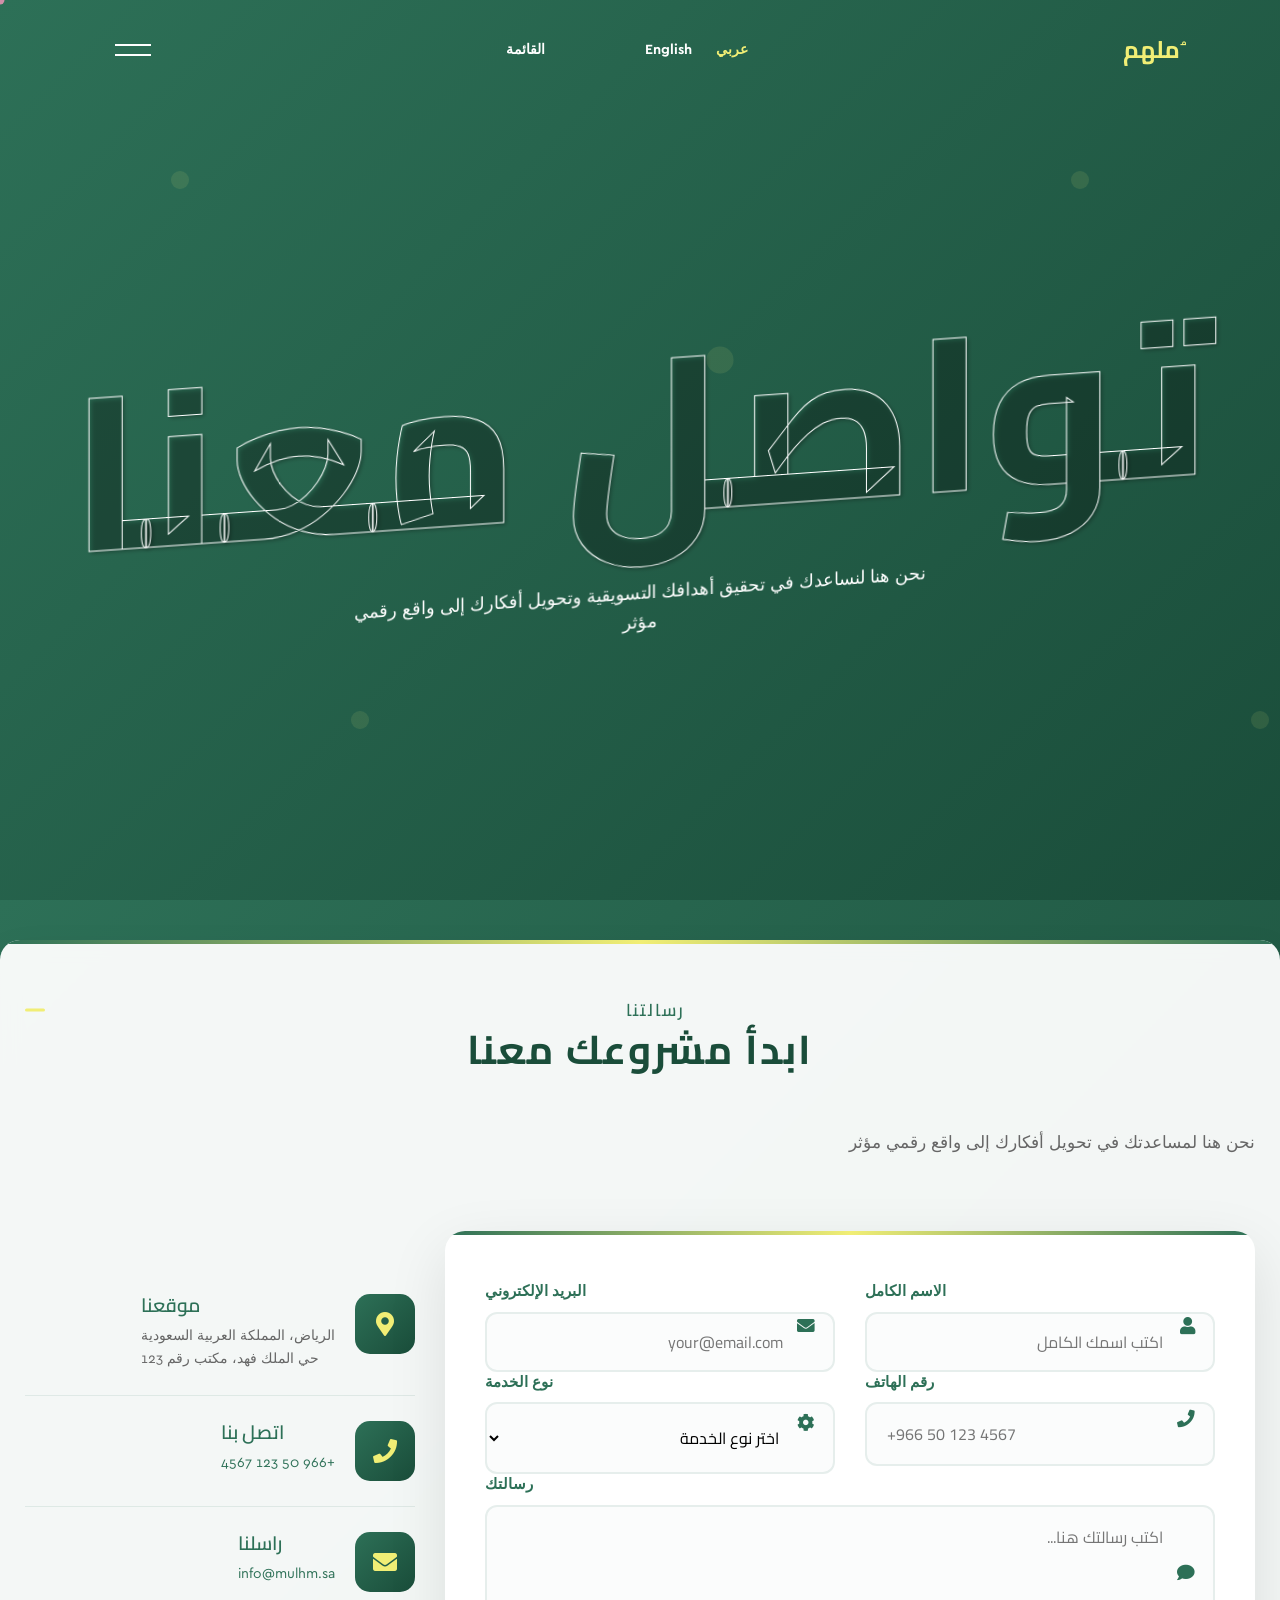
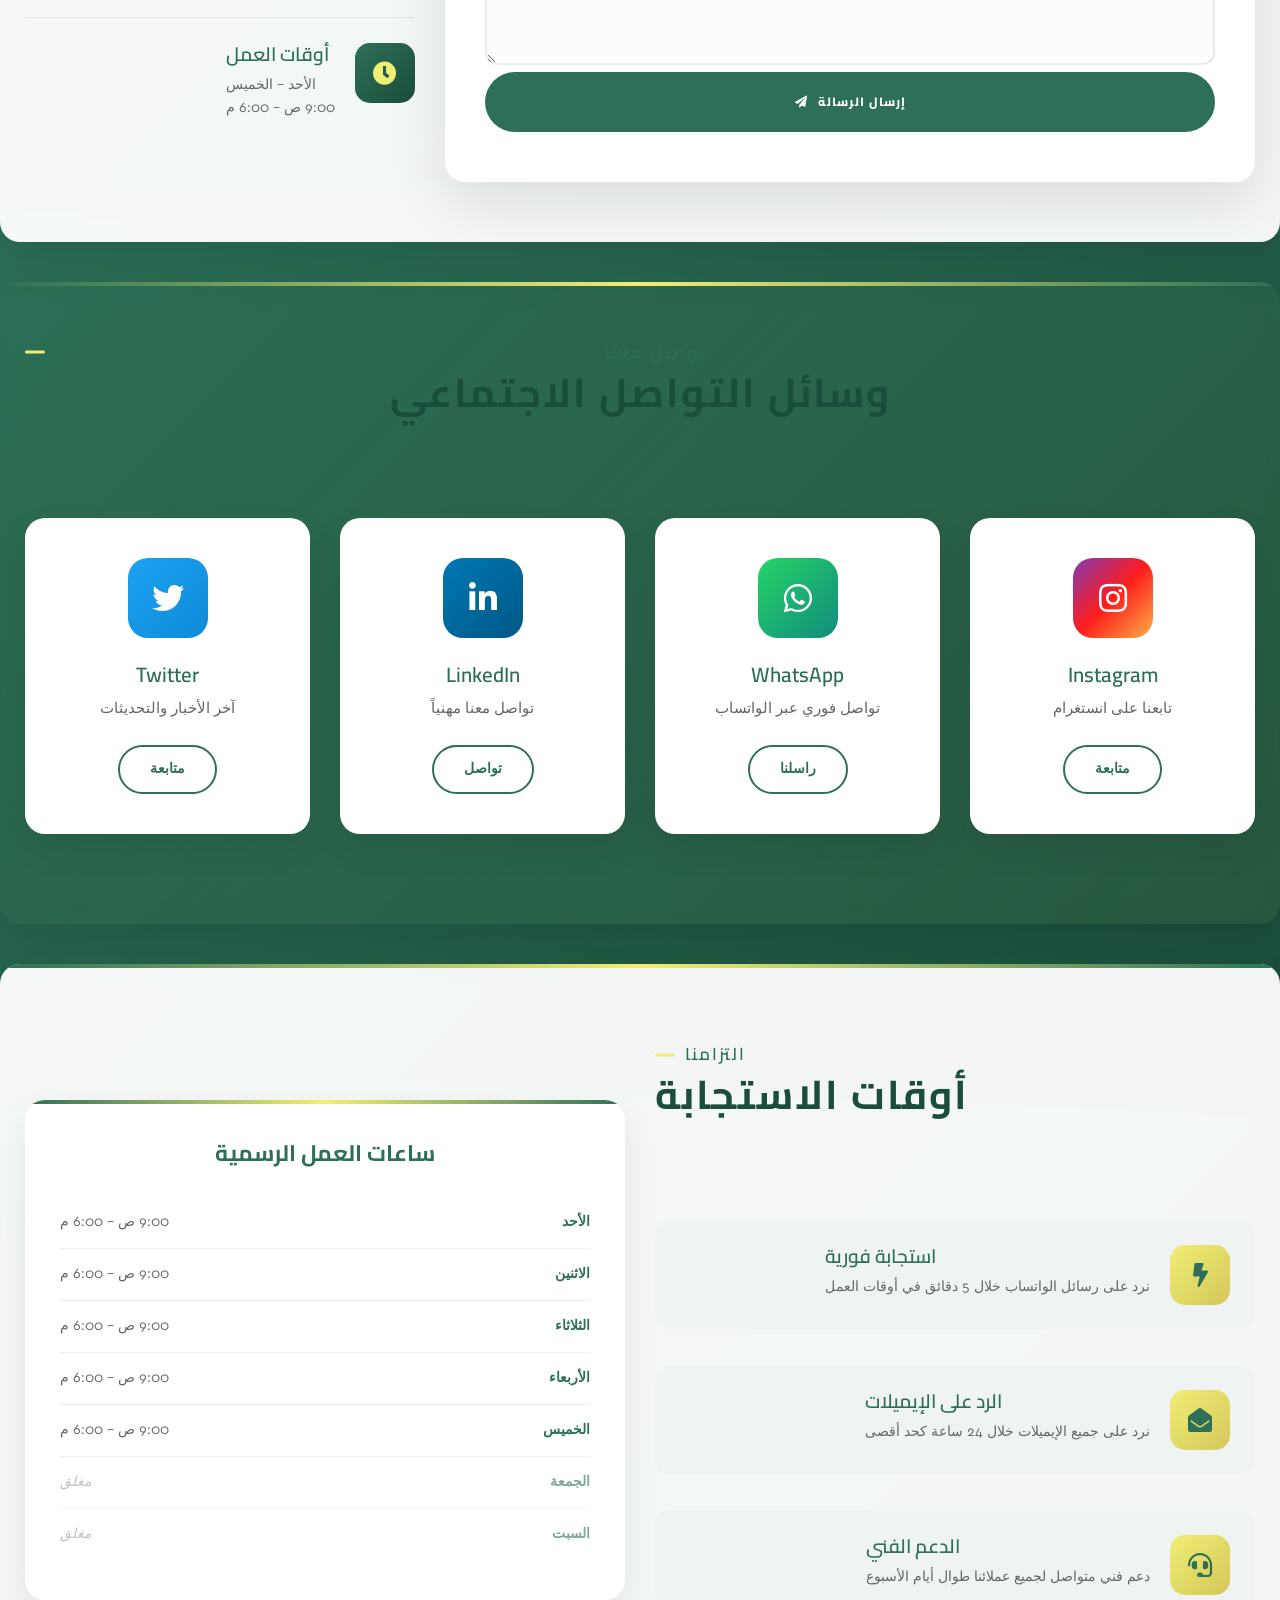
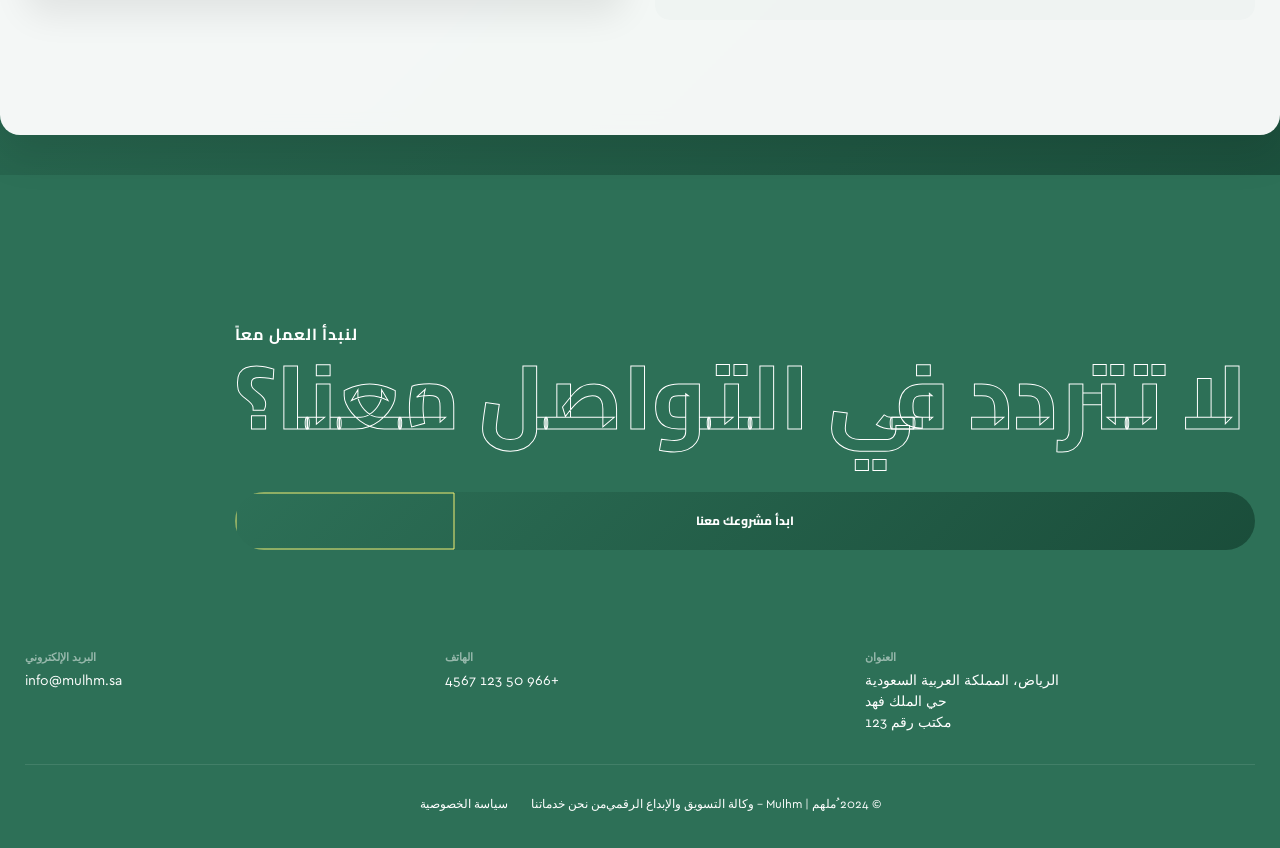
<file: contact.html>
<!doctype html>
<html lang="ar" dir="rtl">
<head>
<meta charset="utf-8">
<meta name="viewport" content="width=device-width, initial-scale=1, shrink-to-fit=no">
<meta name="format-detection" content="telephone=no">
<meta name="theme-color" content="#2D7057"/>
<meta name="HandheldFriendly" content="true" />
<title>تواصل معنا | ُملهم | Mulhm - وكالة التسويق والإبداع الرقمي</title>
<meta name="author" content="Mulhm Agency">
<meta name="description" content="تواصل مع فريق ملهم - وكالة التسويق الرقمي والإبداع. نحن هنا لنساعدك في تحقيق أهدافك التسويقية">
<meta name="keywords" content="تواصل معنا, ملهم, وكالة تسويق رقمي, خدمة العملاء, استشارة تسويقية">

<!-- SOCIAL MEDIA META -->
<meta property="og:description" content="تواصل مع فريق ملهم - وكالة التسويق الرقمي والإبداع. نحن هنا لنساعدك في تحقيق أهدافك التسويقية">
<meta property="og:image" content="images/mulhm-preview.jpg">
<meta property="og:site_name" content="ُملهم | Mulhm">
<meta property="og:title" content="تواصل معنا | ُملهم | Mulhm">
<meta property="og:type" content="website">
<meta property="og:url" content="https://mulhm.sa/contact.html">

<!-- TWITTER META -->
<meta name="twitter:card" content="summary">
<meta name="twitter:site" content="@mulhm_sa">
<meta name="twitter:creator" content="@mulhm_sa">
<meta name="twitter:title" content="تواصل معنا | ُملهم | Mulhm">
<meta name="twitter:description" content="تواصل مع فريق ملهم - وكالة التسويق الرقمي والإبداع">
<meta name="twitter:image" content="images/mulhm-preview.jpg">

<!-- FAVICON FILES -->
<link href="ico/apple-touch-icon-180-precomposed.png" rel="apple-touch-icon" sizes="180x180">
<link href="ico/apple-touch-icon-152-precomposed.png" rel="apple-touch-icon" sizes="152x152">
<link href="ico/apple-touch-icon-144-precomposed.png" rel="apple-touch-icon" sizes="144x144">
<link href="ico/apple-touch-icon-114-precomposed.png" rel="apple-touch-icon" sizes="114x114">
<link href="ico/apple-touch-icon-72-precomposed.png" rel="apple-touch-icon" sizes="72x72">
<link href="ico/apple-touch-icon-57-precomposed.png" rel="apple-touch-icon">
<link href="ico/favicon.png" rel="shortcut icon">

<!-- CSS FILES -->
<link rel="preconnect" href="https://fonts.googleapis.com">
<link rel="preconnect" href="https://fonts.gstatic.com" crossorigin>
<link href="https://fonts.googleapis.com/css2?family=Cairo:wght@300;400;600;700&display=swap" rel="stylesheet">
<link rel="stylesheet" href="css/fontawesome.min.css">
<link rel="stylesheet" href="css/bundle.min.css">
<link rel="stylesheet" href="css/bootstrap.min.css">
<link rel="stylesheet" href="css/style.css">

<!-- MODERN STYLING -->
<style>
/* Force immediate page loading - override preloader */
.preloader {
  display: none !important;
}

.page-transition {
  display: none !important;
}

/* Force all elements to be visible immediately */
body {
  background: linear-gradient(135deg, #2D7057 0%, #1a4d3a 100%);
  min-height: 100vh;
  overflow-x: hidden !important;
  overflow-y: auto !important;
  height: auto !important;
}

/* Override any hidden elements */
.navbar, .bottom-bar, .left-side, .right-side {
  opacity: 1 !important;
  transition-delay: 0s !important;
}

.slide-content .link-holder, .page-header .container p {
  opacity: 1 !important;
  transform: translateY(0) !important;
  transition-delay: 0s !important;
}

.slide-content h1, .page-header .container h1 {
  opacity: 1 !important;
  transform: translateY(0) !important;
  transition-delay: 0s !important;
}

/* Ensure content sections are visible and positioned correctly */
.content-section {
  position: relative !important;
  z-index: 1 !important;
  display: block !important;
  visibility: visible !important;
}

.page-header {
  background: linear-gradient(135deg, rgba(45, 112, 87, 0.95) 0%, rgba(26, 77, 58, 0.95) 100%);
  padding: 120px 0 80px;
  position: relative;
  overflow: hidden;
}

.page-header::before {
  content: '';
  position: absolute;
  top: 0;
  left: 0;
  right: 0;
  bottom: 0;
  background: url('data:image/svg+xml,<svg xmlns="http://www.w3.org/2000/svg" viewBox="0 0 100 100"><defs><pattern id="grain" width="100" height="100" patternUnits="userSpaceOnUse"><circle cx="20" cy="20" r="1" fill="%23F1EE75" opacity="0.1"/><circle cx="80" cy="40" r="1.5" fill="%23F1EE75" opacity="0.1"/><circle cx="40" cy="80" r="1" fill="%23F1EE75" opacity="0.1"/></pattern></defs><rect width="100" height="100" fill="url(%23grain)"/></svg>');
  animation: float 20s ease-in-out infinite;
}

@keyframes float {
  0%, 100% { transform: translateY(0px) rotate(0deg); }
  50% { transform: translateY(-20px) rotate(2deg); }
}

.page-header .inner {
  position: relative;
  z-index: 2;
}

.page-header h1 {
  font-size: 4rem;
  font-weight: 700;
  color: #F1EE75;
  text-shadow: 2px 2px 4px rgba(0,0,0,0.3);
  margin-bottom: 1rem;
  text-align: center;
}

.page-header p {
  font-size: 1.3rem;
  color: rgba(255,255,255,0.9);
  text-align: center;
  max-width: 600px;
  margin: 0 auto;
  line-height: 1.6;
}

.content-section {
  background: rgba(255, 255, 255, 0.95);
  margin: 40px 0;
  border-radius: 20px;
  box-shadow: 0 20px 40px rgba(0,0,0,0.1);
  padding: 60px 0;
  backdrop-filter: blur(10px);
  position: relative;
  overflow: hidden;
}

.content-section::before {
  content: '';
  position: absolute;
  top: 0;
  left: 0;
  right: 0;
  height: 4px;
  background: linear-gradient(90deg, #2D7057, #F1EE75, #2D7057);
}

.content-section:nth-child(even) {
  background: linear-gradient(135deg, rgba(45, 112, 87, 0.05) 0%, rgba(241, 238, 117, 0.05) 100%);
}

.section-title h6 {
  color: #2D7057;
  font-weight: 600;
  text-transform: uppercase;
  letter-spacing: 2px;
  margin-bottom: 10px;
  position: relative;
  padding-left: 30px;
}

.section-title h6::before {
  content: '';
  position: absolute;
  left: 0;
  top: 50%;
  transform: translateY(-50%);
  width: 20px;
  height: 3px;
  background: #F1EE75;
  border-radius: 2px;
}

.section-title h2 {
  color: #1a4d3a;
  font-weight: 700;
  font-size: 2.5rem;
  margin-bottom: 30px;
}

/* Modern Contact Page Styling */

/* Section Subtitle */
.section-subtitle {
  font-size: 1.1rem;
  color: #666;
  margin-top: 15px;
  font-weight: 400;
}

/* Contact Form Styling */
.contact-form {
  background: white;
  padding: 50px 40px;
  border-radius: 20px;
  box-shadow: 0 20px 60px rgba(0,0,0,0.1);
  position: relative;
  overflow: hidden;
}

.contact-form::before {
  content: '';
  position: absolute;
  top: 0;
  left: 0;
  right: 0;
  height: 4px;
  background: linear-gradient(90deg, #2D7057, #F1EE75, #2D7057);
}

.form-group {
  margin-bottom: 30px;
  position: relative;
}

.form-group label {
  display: block;
  margin-bottom: 8px;
  font-weight: 600;
  color: #2D7057;
  font-size: 0.95rem;
}

.form-group input,
.form-group select,
.form-group textarea {
  width: 100%;
  padding: 18px 50px 18px 20px;
  border: 2px solid rgba(45, 112, 87, 0.1);
  border-radius: 12px;
  font-size: 1rem;
  transition: all 0.3s ease;
  background: rgba(45, 112, 87, 0.02);
  font-family: 'Cairo', sans-serif;
  position: relative;
}

.form-group input:focus,
.form-group select:focus,
.form-group textarea:focus {
  outline: none;
  border-color: #2D7057;
  background: white;
  box-shadow: 0 0 0 4px rgba(45, 112, 87, 0.1);
  transform: translateY(-2px);
}

.form-icon {
  position: absolute;
  right: 20px;
  top: 50%;
  transform: translateY(-50%);
  color: #2D7057;
  font-size: 1.1rem;
  pointer-events: none;
  transition: all 0.3s ease;
}

.form-group:focus-within .form-icon {
  color: #F1EE75;
  transform: translateY(-50%) scale(1.1);
}

.form-group textarea {
  resize: vertical;
  min-height: 120px;
}

.custom-btn {
  background: linear-gradient(135deg, #2D7057, #1a4d3a);
  border: none;
  color: white;
  padding: 18px 40px;
  border-radius: 50px;
  font-weight: 600;
  text-decoration: none;
  display: inline-flex;
  align-items: center;
  gap: 10px;
  transition: all 0.3s ease;
  position: relative;
  overflow: hidden;
  cursor: pointer;
  font-family: 'Cairo', sans-serif;
  font-size: 1.1rem;
  width: 100%;
  justify-content: center;
}

.custom-btn::before {
  content: '';
  position: absolute;
  top: 0;
  left: -100%;
  width: 100%;
  height: 100%;
  background: linear-gradient(135deg, #F1EE75, #d4c75a);
  transition: left 0.4s ease;
  z-index: -1;
}

.custom-btn:hover::before {
  left: 0;
}

.custom-btn:hover {
  color: #2D7057;
  transform: translateY(-3px);
  box-shadow: 0 15px 35px rgba(45, 112, 87, 0.3);
}

/* Contact Info Wrapper */
.contact-info-wrapper {
  padding: 20px 0;
}

.contact-info-item {
  display: flex;
  align-items: flex-start;
  padding: 25px 0;
  border-bottom: 1px solid rgba(45, 112, 87, 0.1);
  transition: all 0.3s ease;
}

.contact-info-item:last-child {
  border-bottom: none;
}

.contact-info-item:hover {
  transform: translateX(10px);
  padding-left: 15px;
}

.contact-icon {
  width: 60px;
  height: 60px;
  background: linear-gradient(135deg, #2D7057, #1a4d3a);
  border-radius: 15px;
  display: flex;
  align-items: center;
  justify-content: center;
  margin-left: 20px;
  transition: all 0.3s ease;
  flex-shrink: 0;
}

.contact-info-item:hover .contact-icon {
  transform: scale(1.1) rotate(5deg);
  background: linear-gradient(135deg, #F1EE75, #d4c75a);
}

.contact-icon i {
  font-size: 1.5rem;
  color: #F1EE75;
  transition: color 0.3s ease;
}

.contact-info-item:hover .contact-icon i {
  color: #2D7057;
}

.contact-details h5 {
  color: #2D7057;
  font-weight: 600;
  margin-bottom: 8px;
  font-size: 1.2rem;
}

.contact-details p {
  color: #666;
  margin: 0;
  line-height: 1.6;
}

.contact-details a {
  color: #2D7057;
  text-decoration: none;
  font-weight: 500;
  transition: color 0.3s ease;
}

.contact-details a:hover {
  color: #F1EE75;
}

/* Social Media Cards */
.social-media-card {
  background: white;
  padding: 40px 30px;
  border-radius: 20px;
  box-shadow: 0 15px 35px rgba(0,0,0,0.08);
  text-align: center;
  transition: all 0.4s ease;
  position: relative;
  overflow: hidden;
  margin-bottom: 30px;
}

.social-media-card::before {
  content: '';
  position: absolute;
  top: 0;
  left: 0;
  right: 0;
  height: 4px;
  background: linear-gradient(90deg, transparent, var(--social-color), transparent);
  transform: scaleX(0);
  transition: transform 0.4s ease;
}

.social-media-card:hover::before {
  transform: scaleX(1);
}

.social-media-card:hover {
  transform: translateY(-10px);
  box-shadow: 0 25px 50px rgba(0,0,0,0.15);
}

.social-icon {
  width: 80px;
  height: 80px;
  border-radius: 20px;
  display: flex;
  align-items: center;
  justify-content: center;
  margin: 0 auto 25px;
  transition: all 0.4s ease;
  position: relative;
}

.social-icon.instagram {
  background: linear-gradient(135deg, #833ab4, #fd1d1d, #fcb045);
  --social-color: #E4405F;
}

.social-icon.whatsapp {
  background: linear-gradient(135deg, #25D366, #128C7E);
  --social-color: #25D366;
}

.social-icon.linkedin {
  background: linear-gradient(135deg, #0077B5, #005885);
  --social-color: #0077B5;
}

.social-icon.twitter {
  background: linear-gradient(135deg, #1DA1F2, #0d8bd9);
  --social-color: #1DA1F2;
}

.social-media-card:hover .social-icon {
  transform: scale(1.1) rotate(10deg);
}

.social-icon i {
  font-size: 2rem;
  color: white;
}

.social-media-card h5 {
  color: #2D7057;
  font-weight: 600;
  margin-bottom: 10px;
  font-size: 1.3rem;
}

.social-media-card p {
  color: #666;
  margin-bottom: 25px;
  font-size: 0.95rem;
}

.social-btn {
  background: transparent;
  border: 2px solid #2D7057;
  color: #2D7057;
  padding: 12px 30px;
  border-radius: 25px;
  text-decoration: none;
  font-weight: 600;
  transition: all 0.3s ease;
  display: inline-block;
}

.social-btn:hover {
  background: #2D7057;
  color: white;
  transform: translateY(-2px);
}

/* Response Info */
.response-info {
  padding: 20px 0;
}

.response-item {
  display: flex;
  align-items: flex-start;
  margin-bottom: 35px;
  padding: 25px;
  background: rgba(45, 112, 87, 0.02);
  border-radius: 15px;
  transition: all 0.3s ease;
}

.response-item:hover {
  background: rgba(45, 112, 87, 0.05);
  transform: translateY(-5px);
  box-shadow: 0 10px 25px rgba(45, 112, 87, 0.1);
}

.response-icon {
  width: 60px;
  height: 60px;
  background: linear-gradient(135deg, #F1EE75, #d4c75a);
  border-radius: 15px;
  display: flex;
  align-items: center;
  justify-content: center;
  margin-left: 20px;
  transition: all 0.3s ease;
  flex-shrink: 0;
}

.response-item:hover .response-icon {
  transform: scale(1.1);
  background: linear-gradient(135deg, #2D7057, #1a4d3a);
}

.response-icon i {
  font-size: 1.5rem;
  color: #2D7057;
  transition: color 0.3s ease;
}

.response-item:hover .response-icon i {
  color: #F1EE75;
}

.response-details h5 {
  color: #2D7057;
  font-weight: 600;
  margin-bottom: 8px;
  font-size: 1.2rem;
}

.response-details p {
  color: #666;
  margin: 0;
  line-height: 1.6;
}

/* Working Hours Card */
.working-hours-card {
  background: white;
  padding: 40px 35px;
  border-radius: 20px;
  box-shadow: 0 15px 35px rgba(0,0,0,0.08);
  position: relative;
  overflow: hidden;
}

.working-hours-card::before {
  content: '';
  position: absolute;
  top: 0;
  left: 0;
  right: 0;
  height: 4px;
  background: linear-gradient(90deg, #2D7057, #F1EE75, #2D7057);
}

.working-hours-card h4 {
  color: #2D7057;
  font-weight: 700;
  margin-bottom: 30px;
  text-align: center;
  font-size: 1.4rem;
}

.working-day {
  display: flex;
  justify-content: space-between;
  align-items: center;
  padding: 15px 0;
  border-bottom: 1px solid rgba(45, 112, 87, 0.1);
  transition: all 0.3s ease;
}

.working-day:last-child {
  border-bottom: none;
}

.working-day:hover {
  padding-left: 15px;
  background: rgba(45, 112, 87, 0.02);
  border-radius: 8px;
}

.working-day.weekend {
  opacity: 0.6;
}

.working-day .day {
  font-weight: 600;
  color: #2D7057;
}

.working-day .time {
  color: #666;
  font-weight: 500;
}

.working-day.weekend .time {
  color: #999;
  font-style: italic;
}

/* Loading and Alert Styles */
.custom-btn.loading {
  opacity: 0.8;
  cursor: not-allowed;
}

.custom-btn.loading::after {
  content: '';
  position: absolute;
  right: 20px;
  top: 50%;
  transform: translateY(-50%);
  width: 18px;
  height: 18px;
  border: 2px solid transparent;
  border-top: 2px solid white;
  border-radius: 50%;
  animation: spin 1s linear infinite;
}

@keyframes spin {
  0% { transform: translateY(-50%) rotate(0deg); }
  100% { transform: translateY(-50%) rotate(360deg); }
}

.alert {
  padding: 20px 25px;
  border-radius: 12px;
  margin-top: 25px;
  border: none;
  font-weight: 500;
  display: flex;
  align-items: center;
  gap: 15px;
}

.alert-success {
  background: rgba(40, 167, 69, 0.1);
  color: #155724;
  border-left: 4px solid #28a745;
}

.alert-danger {
  background: rgba(220, 53, 69, 0.1);
  color: #721c24;
  border-left: 4px solid #dc3545;
}

.alert i {
  font-size: 1.2rem;
}

/* Mobile Responsiveness */
@media (max-width: 768px) {
  .contact-form {
    padding: 30px 25px;
  }
  
  .custom-btn {
    padding: 16px 30px;
  }
  
  .social-media-card,
  .working-hours-card {
    padding: 30px 20px;
  }
  
  .contact-info-item,
  .response-item {
    flex-direction: column;
    text-align: center;
  }
  
  .contact-icon,
  .response-icon {
    margin: 0 auto 15px;
  }
  
  .contact-info-item:hover {
    transform: translateY(-5px);
    padding-left: 0;
  }
}

@media (max-width: 576px) {
  .form-group input,
  .form-group select,
  .form-group textarea {
    padding: 15px 40px 15px 15px;
  }
  
  .form-icon {
    right: 15px;
  }
  
  .social-icon {
    width: 60px;
    height: 60px;
  }
  
  .social-icon i {
    font-size: 1.5rem;
  }
}
</style>
</head>
<body>
<div class="cursor js-cursor"></div>
<!-- end cursor -->
<div class="preloader" id="preloader"> <span></span> <span></span> <span></span> <span></span>
  <div class="inner">
    <canvas class="progress-bar" id="progress-bar" width="400" height="400"></canvas>
    <div style="color: #F1EE75; font-size: 24px; font-weight: bold; text-align: center; margin-top: 20px;">ُملهم</div> </div>
  <!-- end inner --> 
</div>
<!-- end preloder -->
<div class="page-transition"> <span></span> <span></span> <span></span> <span></span> </div>
<!-- end page-transition -->
<div class="site-navigation">
  <ul>
    <li><b><a href="index.html" data-text="الرئيسية">الرئيسية</a></b></li>
    <li><b><a href="about.html" data-text="من نحن">من نحن</a></b></li>
    <li><b><a href="services.html" data-text="خدماتنا">خدماتنا</a></b></li>
    <li><b><a href="portfolio.html" data-text="أعمالنا">أعمالنا</a></b></li>
    <li class="dropdown current-menu-item"><span>+</span><b><a href="contact.html" data-text="تواصل معنا">تواصل معنا</a></b>
      <ul>
        <li><a href="#contact-form">نموذج التواصل</a></li>
        <li><a href="#contact-info">معلومات التواصل</a></li>
        <li><a href="#social-media">وسائل التواصل</a></li>
        <li><a href="#working-hours">ساعات العمل</a></li>
      </ul>
    </li>
  </ul>
</div>
<!-- edn site-navigation -->
<nav class="navbar">
  <div class="logo"> <a href="index.html" style="color: #F1EE75; font-size: 24px; font-weight: bold; text-decoration: none;">ُملهم</a> </div>
  <!-- end logo -->
  <ul class="languages">
    <li><a href="#" data-text="عربي" onclick="switchLanguage('ar'); return false;">عربي</a></li>
    <li><a href="#" data-text="English" onclick="switchLanguage('en'); return false;">English</a></li>
  </ul>
  <!-- end languages --> 
  <span class="menu-text">القائمة</span>
  <div class="sandwich-menu">
    <div class="sandwich">
      <div class="sand"> <span></span> <span></span> </div>
      <!-- end sand -->
      <div class="closed"> <span></span> <span></span> </div>
      <!-- end closed --> 
    </div>
    <!-- end sandwich --> 
  </div>
  <!-- end sandwich-menu --> 
</nav>
<!-- end navbar -->

<header class="page-header">
  <div class="container">
    <div class="inner">
      <h1>تواصل معنا</h1>
      <p>نحن هنا لنساعدك في تحقيق أهدافك التسويقية وتحويل أفكارك إلى واقع رقمي مؤثر</p>
    </div>
    <!-- end inner -->
  </div>
  <!-- end container -->
</header>
<!-- end page-header -->

<!-- Contact Form Section -->
<section class="content-section" id="contact-form">
  <div class="container">
    <div class="row">
      <div class="col-12">
        <div class="section-title text-center">
          <h6>رسالتنا</h6>
          <h2>ابدأ مشروعك معنا</h2>
          <p class="section-subtitle">نحن هنا لمساعدتك في تحويل أفكارك إلى واقع رقمي مؤثر</p>
        </div>
        <!-- end section-title -->
      </div>
      <!-- end col-12 -->
    </div>
    <!-- end row -->
    
    <div class="row align-items-center">
      <div class="col-lg-8">
        <div class="contact-form">
          <form id="contact-form" action="#" method="POST">
            <div class="row">
              <div class="col-md-6">
                <div class="form-group">
                  <label for="name">الاسم الكامل</label>
                  <input type="text" id="name" name="name" placeholder="اكتب اسمك الكامل" required>
                  <i class="fas fa-user form-icon"></i>
                </div>
              </div>
              <div class="col-md-6">
                <div class="form-group">
                  <label for="email">البريد الإلكتروني</label>
                  <input type="email" id="email" name="email" placeholder="your@email.com" required>
                  <i class="fas fa-envelope form-icon"></i>
                </div>
              </div>
              <div class="col-md-6">
                <div class="form-group">
                  <label for="phone">رقم الهاتف</label>
                  <input type="tel" id="phone" name="phone" placeholder="+966 50 123 4567" required>
                  <i class="fas fa-phone form-icon"></i>
                </div>
              </div>
              <div class="col-md-6">
                <div class="form-group">
                  <label for="service">نوع الخدمة</label>
                  <select id="service" name="service" required>
                    <option value="">اختر نوع الخدمة</option>
                    <option value="digital-marketing">التسويق الرقمي</option>
                    <option value="creative-design">التصميم الإبداعي</option>
                    <option value="content-production">إنتاج المحتوى</option>
                    <option value="web-development">تطوير المواقع</option>
                    <option value="consultation">استشارة عامة</option>
                  </select>
                  <i class="fas fa-cog form-icon"></i>
                </div>
              </div>
              <div class="col-12">
                <div class="form-group">
                  <label for="message">رسالتك</label>
                  <textarea id="message" name="message" rows="5" placeholder="اكتب رسالتك هنا..."></textarea>
                  <i class="fas fa-comment form-icon"></i>
                </div>
              </div>
              <div class="col-12">
                <button type="submit" id="submit-btn" class="custom-btn">
                  <span>إرسال الرسالة</span>
                  <i class="fas fa-paper-plane"></i>
                </button>
              </div>
            </div>
          </form>
        </div>
        <!-- end contact-form -->
      </div>
      <!-- end col-8 -->
      
      <div class="col-lg-4">
        <div class="contact-info-wrapper">
          <div class="contact-info-item">
            <div class="contact-icon">
              <i class="fas fa-map-marker-alt"></i>
            </div>
            <div class="contact-details">
              <h5>موقعنا</h5>
              <p>الرياض، المملكة العربية السعودية<br>حي الملك فهد، مكتب رقم 123</p>
            </div>
          </div>
          
          <div class="contact-info-item">
            <div class="contact-icon">
              <i class="fas fa-phone"></i>
            </div>
            <div class="contact-details">
              <h5>اتصل بنا</h5>
              <p><a href="tel:+966501234567">+966 50 123 4567</a></p>
            </div>
          </div>
          
          <div class="contact-info-item">
            <div class="contact-icon">
              <i class="fas fa-envelope"></i>
            </div>
            <div class="contact-details">
              <h5>راسلنا</h5>
              <p><a href="mailto:info@mulhm.sa">info@mulhm.sa</a></p>
            </div>
          </div>
          
          <div class="contact-info-item">
            <div class="contact-icon">
              <i class="fas fa-clock"></i>
            </div>
            <div class="contact-details">
              <h5>أوقات العمل</h5>
              <p>الأحد - الخميس<br>9:00 ص - 6:00 م</p>
            </div>
          </div>
        </div>
        <!-- end contact-info-wrapper -->
      </div>
      <!-- end col-4 -->
    </div>
    <!-- end row -->
  </div>
  <!-- end container -->
</section>
<!-- end content-section -->

<!-- Social Media & Quick Contact Section -->
<section class="content-section" id="social-media" style="background: linear-gradient(135deg, rgba(45, 112, 87, 0.05) 0%, rgba(241, 238, 117, 0.05) 100%);">
  <div class="container">
    <div class="row">
      <div class="col-12">
        <div class="section-title text-center">
          <h6>تواصل معنا</h6>
          <h2>وسائل التواصل الاجتماعي</h2>
        </div>
        <!-- end section-title -->
      </div>
      <!-- end col-12 -->
    </div>
    <!-- end row -->
    
    <div class="row">
      <div class="col-lg-3 col-md-6">
        <div class="social-media-card">
          <div class="social-icon instagram">
            <i class="fab fa-instagram"></i>
          </div>
          <h5>Instagram</h5>
          <p>تابعنا على انستغرام</p>
          <a href="https://instagram.com/mulhm_sa" target="_blank" class="social-btn">متابعة</a>
        </div>
      </div>
      
      <div class="col-lg-3 col-md-6">
        <div class="social-media-card">
          <div class="social-icon whatsapp">
            <i class="fab fa-whatsapp"></i>
          </div>
          <h5>WhatsApp</h5>
          <p>تواصل فوري عبر الواتساب</p>
          <a href="https://wa.me/966501234567" target="_blank" class="social-btn">راسلنا</a>
        </div>
      </div>
      
      <div class="col-lg-3 col-md-6">
        <div class="social-media-card">
          <div class="social-icon linkedin">
            <i class="fab fa-linkedin-in"></i>
          </div>
          <h5>LinkedIn</h5>
          <p>تواصل معنا مهنياً</p>
          <a href="https://linkedin.com/company/mulhm" target="_blank" class="social-btn">تواصل</a>
        </div>
      </div>
      
      <div class="col-lg-3 col-md-6">
        <div class="social-media-card">
          <div class="social-icon twitter">
            <i class="fab fa-twitter"></i>
          </div>
          <h5>Twitter</h5>
          <p>آخر الأخبار والتحديثات</p>
          <a href="https://twitter.com/mulhm_sa" target="_blank" class="social-btn">متابعة</a>
        </div>
      </div>
    </div>
    <!-- end row -->
  </div>
  <!-- end container -->
</section>
<!-- end content-section -->

<!-- Response Time & Support Section -->
<section class="content-section" id="working-hours">
  <div class="container">
    <div class="row align-items-center">
      <div class="col-lg-6">
        <div class="response-info">
          <div class="section-title">
            <h6>التزامنا</h6>
            <h2>أوقات الاستجابة</h2>
          </div>
          <div class="response-item">
            <div class="response-icon">
              <i class="fas fa-bolt"></i>
            </div>
            <div class="response-details">
              <h5>استجابة فورية</h5>
              <p>نرد على رسائل الواتساب خلال 5 دقائق في أوقات العمل</p>
            </div>
          </div>
          
          <div class="response-item">
            <div class="response-icon">
              <i class="fas fa-envelope-open"></i>
            </div>
            <div class="response-details">
              <h5>الرد على الإيميلات</h5>
              <p>نرد على جميع الإيميلات خلال 24 ساعة كحد أقصى</p>
            </div>
          </div>
          
          <div class="response-item">
            <div class="response-icon">
              <i class="fas fa-headset"></i>
            </div>
            <div class="response-details">
              <h5>الدعم الفني</h5>
              <p>دعم فني متواصل لجميع عملائنا طوال أيام الأسبوع</p>
            </div>
          </div>
        </div>
      </div>
      
      <div class="col-lg-6">
        <div class="working-hours-card">
          <h4>ساعات العمل الرسمية</h4>
          <div class="working-day">
            <span class="day">الأحد</span>
            <span class="time">9:00 ص - 6:00 م</span>
          </div>
          <div class="working-day">
            <span class="day">الاثنين</span>
            <span class="time">9:00 ص - 6:00 م</span>
          </div>
          <div class="working-day">
            <span class="day">الثلاثاء</span>
            <span class="time">9:00 ص - 6:00 م</span>
          </div>
          <div class="working-day">
            <span class="day">الأربعاء</span>
            <span class="time">9:00 ص - 6:00 م</span>
          </div>
          <div class="working-day">
            <span class="day">الخميس</span>
            <span class="time">9:00 ص - 6:00 م</span>
          </div>
          <div class="working-day weekend">
            <span class="day">الجمعة</span>
            <span class="time">مغلق</span>
          </div>
          <div class="working-day weekend">
            <span class="day">السبت</span>
            <span class="time">مغلق</span>
          </div>
        </div>
      </div>
    </div>
    <!-- end row -->
  </div>
  <!-- end container -->
</section>

<footer class="footer">
  <div class="container">
    <div class="row">
      <div class="col-lg-10">
        <div class="work-with-us">
          <h6>لنبدأ العمل معاً</h6>
          <h2>لا تتردد في <span>التواصل</span> معنا؟</h2>
          <a href="contact.html" class="custom-btn">
          <svg>
            <rect width="218" height="56" x="1" y="1" rx="0" fill="none" stroke="#F1EE75"></rect>
          </svg>
          <span>ابدأ مشروعك معنا</span> </a> </div>
        <!-- end work-with-us --> 
      </div>
      <!-- end col-10 -->
    </div>
    <!-- end row -->
    
    <div class="row">
      <div class="col-lg-4 col-md-6" style="order: 1;">
        <address>
        <small>العنوان</small>
        <p>الرياض، المملكة العربية السعودية<br>
          حي الملك فهد<br>
          مكتب رقم 123</p>
        </address>
      </div>
      <!-- end col-4 -->
      <div class="col-lg-4 col-md-6" style="order: 2;">
        <address>
        <small>الهاتف</small>
        <p>+966 50 123 4567</p>
        </address>
      </div>
      <!-- end col-4 -->
      <div class="col-lg-4 col-md-6" style="order: 3;">
        <address>
        <small>البريد الإلكتروني</small>
        <p><a href="mailto:info@mulhm.sa" data-text="info@mulhm.sa">info@mulhm.sa</a></p>
        </address>
      </div>
      <!-- end col-4 -->
    </div>
    <!-- end row -->
    
    <div class="row">
      <div class="col-12">
        <div class="footer-bottom"> <span>© 2024 ُملهم | Mulhm - وكالة التسويق والإبداع الرقمي</span>
          <ul class="footer-menu">
            <li><a href="about.html" data-text="من نحن">من نحن</a></li>
            <li><a href="services.html" data-text="خدماتنا">خدماتنا</a></li>
            <li><a href="contact.html" data-text="سياسة الخصوصية">سياسة الخصوصية</a></li>
          </ul>
        </div>
        <!-- end footer-bottom --> 
      </div>
      <!-- end col-12 --> 
    </div>
    <!-- end row -->
  </div>
  <!-- end container -->
</footer>
<!-- end footer --> 

<!-- JS FILES --> 
<script src="js/jquery.min.js"></script> 
<script src="js/bootstrap.min.js"></script> 
<script src="js/bundle.js"></script> 
<script src="js/scripts.js"></script>
<script>
// Language switching functionality
const translations = {
  ar: {
    // Navigation
    home: "الرئيسية",
    about: "من نحن",
    services: "خدماتنا", 
    portfolio: "أعمالنا",
    contact: "تواصل معنا",
    menu: "القائمة",
    
    // Contact page content
    page_title: "تواصل معنا",
    page_subtitle: "نحن هنا لنساعدك في تحقيق أهدافك التسويقية وتحويل أفكارك إلى واقع رقمي مؤثر",
    
    // Contact Form Section
    form_section_title: "رسالتنا",
    form_section_subtitle: "ابدأ مشروعك معنا",
    form_section_desc: "نحن هنا لمساعدتك في تحويل أفكارك إلى واقع رقمي مؤثر",
    form_label_name: "الاسم الكامل",
    form_placeholder_name: "اكتب اسمك الكامل",
    form_label_email: "البريد الإلكتروني",
    form_placeholder_email: "your@email.com",
    form_label_phone: "رقم الهاتف",
    form_placeholder_phone: "+966 50 123 4567",
    form_label_service: "نوع الخدمة",
    form_placeholder_service: "اختر نوع الخدمة",
    form_option_marketing: "التسويق الرقمي",
    form_option_design: "التصميم الإبداعي",
    form_option_content: "إنتاج المحتوى",
    form_option_web: "تطوير المواقع",
    form_option_consultation: "استشارة عامة",
    form_label_message: "رسالتك",
    form_placeholder_message: "اكتب رسالتك هنا...",
    form_button_submit: "إرسال الرسالة",
    
    // Contact Info
    contact_info_location: "موقعنا",
    contact_info_location_desc: "الرياض، المملكة العربية السعودية\nحي الملك فهد، مكتب رقم 123",
    contact_info_phone: "اتصل بنا",
    contact_info_email: "راسلنا",
    contact_info_hours: "أوقات العمل",
    contact_info_hours_desc: "الأحد - الخميس\n9:00 ص - 6:00 م",
    
    // Social Media Section
    social_section_title: "تواصل معنا",
    social_section_subtitle: "وسائل التواصل الاجتماعي",
    social_instagram_title: "Instagram",
    social_instagram_desc: "تابعنا على انستغرام",
    social_instagram_btn: "متابعة",
    social_whatsapp_title: "WhatsApp",
    social_whatsapp_desc: "تواصل فوري عبر الواتساب",
    social_whatsapp_btn: "راسلنا",
    social_linkedin_title: "LinkedIn",
    social_linkedin_desc: "تواصل معنا مهنياً",
    social_linkedin_btn: "تواصل",
    social_twitter_title: "Twitter",
    social_twitter_desc: "آخر الأخبار والتحديثات",
    social_twitter_btn: "متابعة",
    
    // Response Time Section
    response_section_title: "التزامنا",
    response_section_subtitle: "أوقات الاستجابة",
    response_instant_title: "استجابة فورية",
    response_instant_desc: "نرد على رسائل الواتساب خلال 5 دقائق في أوقات العمل",
    response_email_title: "الرد على الإيميلات",
    response_email_desc: "نرد على جميع الإيميلات خلال 24 ساعة كحد أقصى",
    response_support_title: "الدعم الفني",
    response_support_desc: "دعم فني متواصل لجميع عملائنا طوال أيام الأسبوع",
    
    // Working Hours
    working_hours_title: "ساعات العمل الرسمية",
    day_sunday: "الأحد",
    day_monday: "الاثنين",
    day_tuesday: "الثلاثاء",
    day_wednesday: "الأربعاء",
    day_thursday: "الخميس",
    day_friday: "الجمعة",
    day_saturday: "السبت",
    time_working: "9:00 ص - 6:00 م",
    time_closed: "مغلق",
    
    // Footer
    footer_subtitle: "لنبدأ العمل معاً",
    footer_title: "لا تتردد في التواصل معنا؟",
    footer_button: "ابدأ مشروعك معنا",
    address_label: "العنوان",
    phone_label: "الهاتف", 
    email_label: "البريد الإلكتروني",
    footer_menu1: "من نحن",
    footer_menu2: "خدماتنا", 
    footer_menu3: "سياسة الخصوصية",
    copyright: "© 2024 ُملهم | Mulhm - وكالة التسويق والإبداع الرقمي"
  },
  
  en: {
    // Navigation
    home: "Home",
    about: "About",
    services: "Services",
    portfolio: "Portfolio", 
    contact: "Contact",
    menu: "Menu",
    
    // Contact page content
    page_title: "Contact Us",
    page_subtitle: "We're here to help you achieve your marketing goals and turn your ideas into impactful digital reality",
    
    // Contact Form Section
    form_section_title: "Our Message",
    form_section_subtitle: "Start Your Project With Us",
    form_section_desc: "We're here to help you transform your ideas into impactful digital reality",
    form_label_name: "Full Name",
    form_placeholder_name: "Enter your full name",
    form_label_email: "Email Address",
    form_placeholder_email: "your@email.com",
    form_label_phone: "Phone Number",
    form_placeholder_phone: "+966 50 123 4567",
    form_label_service: "Service Type",
    form_placeholder_service: "Choose service type",
    form_option_marketing: "Digital Marketing",
    form_option_design: "Creative Design",
    form_option_content: "Content Production",
    form_option_web: "Web Development",
    form_option_consultation: "General Consultation",
    form_label_message: "Your Message",
    form_placeholder_message: "Write your message here...",
    form_button_submit: "Send Message",
    
    // Contact Info
    contact_info_location: "Our Location",
    contact_info_location_desc: "Riyadh, Saudi Arabia\nKing Fahd District, Office 123",
    contact_info_phone: "Call Us",
    contact_info_email: "Email Us",
    contact_info_hours: "Working Hours",
    contact_info_hours_desc: "Sunday - Thursday\n9:00 AM - 6:00 PM",
    
    // Social Media Section
    social_section_title: "Connect With Us",
    social_section_subtitle: "Social Media Platforms",
    social_instagram_title: "Instagram",
    social_instagram_desc: "Follow us on Instagram",
    social_instagram_btn: "Follow",
    social_whatsapp_title: "WhatsApp",
    social_whatsapp_desc: "Instant communication via WhatsApp",
    social_whatsapp_btn: "Message",
    social_linkedin_title: "LinkedIn",
    social_linkedin_desc: "Connect with us professionally",
    social_linkedin_btn: "Connect",
    social_twitter_title: "Twitter",
    social_twitter_desc: "Latest news and updates",
    social_twitter_btn: "Follow",
    
    // Response Time Section
    response_section_title: "Our Commitment",
    response_section_subtitle: "Response Times",
    response_instant_title: "Instant Response",
    response_instant_desc: "We respond to WhatsApp messages within 5 minutes during business hours",
    response_email_title: "Email Response",
    response_email_desc: "We respond to all emails within 24 hours maximum",
    response_support_title: "Technical Support",
    response_support_desc: "Continuous technical support for all our clients throughout the week",
    
    // Working Hours
    working_hours_title: "Official Working Hours",
    day_sunday: "Sunday",
    day_monday: "Monday",
    day_tuesday: "Tuesday",
    day_wednesday: "Wednesday",
    day_thursday: "Thursday",
    day_friday: "Friday",
    day_saturday: "Saturday",
    time_working: "9:00 AM - 6:00 PM",
    time_closed: "Closed",
    
    // Footer
    footer_subtitle: "Let's Start Working Together",
    footer_title: "Don't hesitate to contact us?",
    footer_button: "Start Your Project With Us",
    address_label: "Address",
    phone_label: "Phone",
    email_label: "Email", 
    footer_menu1: "About",
    footer_menu2: "Services", 
    footer_menu3: "Privacy Policy",
    copyright: "© 2024 Mulhm | Modern Digital Marketing Agency"
  }
};

let currentLang = 'ar';

function switchLanguage(lang) {
  console.log('switchLanguage called with:', lang);
  currentLang = lang;
  
  // Update HTML direction and lang attribute
  if (lang === 'ar') {
    document.documentElement.setAttribute('dir', 'rtl');
    document.documentElement.setAttribute('lang', 'ar');
    console.log('Set to Arabic (RTL)');
  } else {
    document.documentElement.setAttribute('dir', 'ltr'); 
    document.documentElement.setAttribute('lang', 'en');
    console.log('Set to English (LTR)');
  }
  
  // Update navigation
  updateElement('[data-text="الرئيسية"], [data-text="Home"]', translations[lang].home, 'data-text');
  updateElement('[data-text="من نحن"], [data-text="About"]', translations[lang].about, 'data-text');
  updateElement('[data-text="خدماتنا"], [data-text="Services"]', translations[lang].services, 'data-text');
  updateElement('[data-text="أعمالنا"], [data-text="Portfolio"]', translations[lang].portfolio, 'data-text');
  updateElement('[data-text="تواصل معنا"], [data-text="Contact"]', translations[lang].contact, 'data-text');
  
  // Update navigation text content
  updateElement('.site-navigation a[href="index.html"]', translations[lang].home);
  updateElement('.site-navigation a[href="about.html"]', translations[lang].about);
  updateElement('.site-navigation a[href="services.html"]', translations[lang].services);
  updateElement('.site-navigation a[href="portfolio.html"]', translations[lang].portfolio);
  updateElement('.site-navigation a[href="contact.html"]', translations[lang].contact);
  updateElement('.menu-text', translations[lang].menu);
  
  // Update page content
  updateElement('.page-header h1', translations[lang].page_title);
  updateElement('.page-header p', translations[lang].page_subtitle);
  
  // Update contact form section
  updateElement('#contact-form .section-title h6', translations[lang].form_section_title);
  updateElement('#contact-form .section-title h2', translations[lang].form_section_subtitle);
  updateElement('#contact-form .section-subtitle', translations[lang].form_section_desc);
  
  // Update form labels and placeholders
  updateElement('label[for="name"]', translations[lang].form_label_name);
  updateElement('input[name="name"]', '', 'placeholder');
  document.querySelector('input[name="name"]').placeholder = translations[lang].form_placeholder_name;
  
  updateElement('label[for="email"]', translations[lang].form_label_email);
  updateElement('input[name="email"]', '', 'placeholder');
  document.querySelector('input[name="email"]').placeholder = translations[lang].form_placeholder_email;
  
  updateElement('label[for="phone"]', translations[lang].form_label_phone);
  updateElement('input[name="phone"]', '', 'placeholder');
  document.querySelector('input[name="phone"]').placeholder = translations[lang].form_placeholder_phone;
  
  updateElement('label[for="service"]', translations[lang].form_label_service);
  const serviceSelect = document.querySelector('select[name="service"]');
  if (serviceSelect) {
    serviceSelect.options[0].text = translations[lang].form_placeholder_service;
    serviceSelect.options[1].text = translations[lang].form_option_marketing;
    serviceSelect.options[2].text = translations[lang].form_option_design;
    serviceSelect.options[3].text = translations[lang].form_option_content;
    serviceSelect.options[4].text = translations[lang].form_option_web;
    serviceSelect.options[5].text = translations[lang].form_option_consultation;
  }
  
  updateElement('label[for="message"]', translations[lang].form_label_message);
  updateElement('textarea[name="message"]', '', 'placeholder');
  document.querySelector('textarea[name="message"]').placeholder = translations[lang].form_placeholder_message;
  
  updateElement('#submit-btn span', translations[lang].form_button_submit);
  
  // Update contact info
  const contactInfoItems = document.querySelectorAll('.contact-info-item');
  if (contactInfoItems[0]) {
    const locationTitle = contactInfoItems[0].querySelector('h5');
    const locationDesc = contactInfoItems[0].querySelector('p');
    if (locationTitle) locationTitle.textContent = translations[lang].contact_info_location;
    if (locationDesc) locationDesc.innerHTML = translations[lang].contact_info_location_desc.replace(/\n/g, '<br>');
  }
  
  if (contactInfoItems[1]) {
    const phoneTitle = contactInfoItems[1].querySelector('h5');
    if (phoneTitle) phoneTitle.textContent = translations[lang].contact_info_phone;
  }
  
  if (contactInfoItems[2]) {
    const emailTitle = contactInfoItems[2].querySelector('h5');
    if (emailTitle) emailTitle.textContent = translations[lang].contact_info_email;
  }
  
  if (contactInfoItems[3]) {
    const hoursTitle = contactInfoItems[3].querySelector('h5');
    const hoursDesc = contactInfoItems[3].querySelector('p');
    if (hoursTitle) hoursTitle.textContent = translations[lang].contact_info_hours;
    if (hoursDesc) hoursDesc.innerHTML = translations[lang].contact_info_hours_desc.replace(/\n/g, '<br>');
  }
  
  // Update social media section
  updateElement('#social-media .section-title h6', translations[lang].social_section_title);
  updateElement('#social-media .section-title h2', translations[lang].social_section_subtitle);
  
  const socialCards = document.querySelectorAll('.social-media-card');
  if (socialCards[0]) { // Instagram
    const instagramTitle = socialCards[0].querySelector('h5');
    const instagramDesc = socialCards[0].querySelector('p');
    const instagramBtn = socialCards[0].querySelector('.social-btn');
    if (instagramTitle) instagramTitle.textContent = translations[lang].social_instagram_title;
    if (instagramDesc) instagramDesc.textContent = translations[lang].social_instagram_desc;
    if (instagramBtn) instagramBtn.textContent = translations[lang].social_instagram_btn;
  }
  
  if (socialCards[1]) { // WhatsApp
    const whatsappTitle = socialCards[1].querySelector('h5');
    const whatsappDesc = socialCards[1].querySelector('p');
    const whatsappBtn = socialCards[1].querySelector('.social-btn');
    if (whatsappTitle) whatsappTitle.textContent = translations[lang].social_whatsapp_title;
    if (whatsappDesc) whatsappDesc.textContent = translations[lang].social_whatsapp_desc;
    if (whatsappBtn) whatsappBtn.textContent = translations[lang].social_whatsapp_btn;
  }
  
  if (socialCards[2]) { // LinkedIn
    const linkedinTitle = socialCards[2].querySelector('h5');
    const linkedinDesc = socialCards[2].querySelector('p');
    const linkedinBtn = socialCards[2].querySelector('.social-btn');
    if (linkedinTitle) linkedinTitle.textContent = translations[lang].social_linkedin_title;
    if (linkedinDesc) linkedinDesc.textContent = translations[lang].social_linkedin_desc;
    if (linkedinBtn) linkedinBtn.textContent = translations[lang].social_linkedin_btn;
  }
  
  if (socialCards[3]) { // Twitter
    const twitterTitle = socialCards[3].querySelector('h5');
    const twitterDesc = socialCards[3].querySelector('p');
    const twitterBtn = socialCards[3].querySelector('.social-btn');
    if (twitterTitle) twitterTitle.textContent = translations[lang].social_twitter_title;
    if (twitterDesc) twitterDesc.textContent = translations[lang].social_twitter_desc;
    if (twitterBtn) twitterBtn.textContent = translations[lang].social_twitter_btn;
  }
  
  // Update response time section
  updateElement('#working-hours .section-title h6', translations[lang].response_section_title);
  updateElement('#working-hours .section-title h2', translations[lang].response_section_subtitle);
  
  const responseItems = document.querySelectorAll('.response-item');
  if (responseItems[0]) {
    const instantTitle = responseItems[0].querySelector('h5');
    const instantDesc = responseItems[0].querySelector('p');
    if (instantTitle) instantTitle.textContent = translations[lang].response_instant_title;
    if (instantDesc) instantDesc.textContent = translations[lang].response_instant_desc;
  }
  
  if (responseItems[1]) {
    const emailTitle = responseItems[1].querySelector('h5');
    const emailDesc = responseItems[1].querySelector('p');
    if (emailTitle) emailTitle.textContent = translations[lang].response_email_title;
    if (emailDesc) emailDesc.textContent = translations[lang].response_email_desc;
  }
  
  if (responseItems[2]) {
    const supportTitle = responseItems[2].querySelector('h5');
    const supportDesc = responseItems[2].querySelector('p');
    if (supportTitle) supportTitle.textContent = translations[lang].response_support_title;
    if (supportDesc) supportDesc.textContent = translations[lang].response_support_desc;
  }
  
  // Update working hours
  updateElement('.working-hours-card h4', translations[lang].working_hours_title);
  
  const workingDays = document.querySelectorAll('.working-day');
  if (workingDays[0]) workingDays[0].querySelector('.day').textContent = translations[lang].day_sunday;
  if (workingDays[0]) workingDays[0].querySelector('.time').textContent = translations[lang].time_working;
  if (workingDays[1]) workingDays[1].querySelector('.day').textContent = translations[lang].day_monday;
  if (workingDays[1]) workingDays[1].querySelector('.time').textContent = translations[lang].time_working;
  if (workingDays[2]) workingDays[2].querySelector('.day').textContent = translations[lang].day_tuesday;
  if (workingDays[2]) workingDays[2].querySelector('.time').textContent = translations[lang].time_working;
  if (workingDays[3]) workingDays[3].querySelector('.day').textContent = translations[lang].day_wednesday;
  if (workingDays[3]) workingDays[3].querySelector('.time').textContent = translations[lang].time_working;
  if (workingDays[4]) workingDays[4].querySelector('.day').textContent = translations[lang].day_thursday;
  if (workingDays[4]) workingDays[4].querySelector('.time').textContent = translations[lang].time_working;
  if (workingDays[5]) workingDays[5].querySelector('.day').textContent = translations[lang].day_friday;
  if (workingDays[5]) workingDays[5].querySelector('.time').textContent = translations[lang].time_closed;
  if (workingDays[6]) workingDays[6].querySelector('.day').textContent = translations[lang].day_saturday;
  if (workingDays[6]) workingDays[6].querySelector('.time').textContent = translations[lang].time_closed;
  
  // Update footer
  updateElement('.footer .work-with-us h6', translations[lang].footer_subtitle);
  updateElement('.footer .work-with-us h2', translations[lang].footer_title);
  updateElement('.footer .work-with-us .custom-btn span', translations[lang].footer_button);
  
  // Fix footer contact labels - CORRECT ORDER
  const footerAddresses = document.querySelectorAll('.footer address small');
  if (footerAddresses[0]) footerAddresses[0].textContent = translations[lang].address_label;  // First column = Address
  if (footerAddresses[1]) footerAddresses[1].textContent = translations[lang].phone_label;    // Second column = Phone  
  if (footerAddresses[2]) footerAddresses[2].textContent = translations[lang].email_label;    // Third column = Email
  
  updateElement('.footer-bottom span', translations[lang].copyright);
  
  // Update footer menu
  const footerMenuItems = document.querySelectorAll('.footer-menu li a');
  if (footerMenuItems[0]) footerMenuItems[0].textContent = translations[lang].footer_menu1;
  if (footerMenuItems[1]) footerMenuItems[1].textContent = translations[lang].footer_menu2;
  if (footerMenuItems[2]) footerMenuItems[2].textContent = translations[lang].footer_menu3;
  
  // Update language button active states
  $('.languages li a').removeClass('active');
  if (lang === 'ar') {
    $('.languages li a[data-text="عربي"]').addClass('active');
    console.log('Arabic button marked as active');
  } else {
    $('.languages li a[data-text="English"]').addClass('active');
    console.log('English button marked as active');
  }
  
  // Save language preference
  localStorage.setItem('preferred-language', lang);
  console.log('Language switched successfully to:', lang);
}

function updateElement(selector, text, attribute = null) {
  const elements = document.querySelectorAll(selector);
  console.log('Updating selector:', selector, 'Found elements:', elements.length, 'New text:', text);
  elements.forEach(element => {
    if (attribute) {
      element.setAttribute(attribute, text);
    }
    element.textContent = text;
  });
}

// Initialize language on page load
$(document).ready(function() {
  console.log('Page loaded, setting up language switching...');
  
  // Force Arabic as default language
  document.documentElement.setAttribute('dir', 'rtl');
  document.documentElement.setAttribute('lang', 'ar');
  
  // Force enable scrolling
  document.body.style.overflow = 'visible';
  document.body.style.overflowY = 'auto';
  document.body.style.overflowX = 'hidden';
  document.body.style.height = 'auto';
  document.documentElement.style.overflow = 'visible';
  document.documentElement.style.overflowY = 'auto';
  
  // Remove any classes that might block scrolling
  document.body.classList.remove('no-scroll', 'overflow-hidden');
  
  // Ensure all content sections are visible
  $('.content-section').css({
    'display': 'block',
    'visibility': 'visible',
    'opacity': '1',
    'position': 'relative',
    'z-index': '1'
  });
  
  // Check for saved language preference
  const savedLang = localStorage.getItem('preferred-language') || 'ar';
  console.log('Saved language:', savedLang);
  switchLanguage(savedLang);
  
  // Add click events to language buttons
  $('.languages li a').off('click').on('click', function(e) {
    e.preventDefault();
    console.log('Language button clicked:', $(this).text());
    
    const clickedText = $(this).text().trim();
    const lang = (clickedText === 'عربي' || clickedText.includes('عربي')) ? 'ar' : 'en';
    
    console.log('Switching to language:', lang);
    switchLanguage(lang);
    
    return false;
  });
  
  // Contact form submission
  $('#contact-form').on('submit', function(e) {
    e.preventDefault();
    console.log('Form submitted');
    
    // Get form data
    var name = $('#name').val().trim();
    var email = $('#email').val().trim();
    var phone = $('#phone').val().trim();
    var service = $('#service').val();
    var message = $('#message').val().trim();
    
    // Basic validation
    if (!name) {
      showMessage('يرجى إدخال الاسم الكامل', 'error');
      $('#name').focus();
      return false;
    }
    
    if (!email || !isValidEmail(email)) {
      showMessage('يرجى إدخال بريد إلكتروني صحيح', 'error');
      $('#email').focus();
      return false;
    }
    
    if (!phone) {
      showMessage('يرجى إدخال رقم الهاتف', 'error');
      $('#phone').focus();
      return false;
    }
    
    if (!service) {
      showMessage('يرجى اختيار نوع الخدمة', 'error');
      $('#service').focus();
      return false;
    }
    
    // Show loading state
    var submitBtn = $('#submit-btn');
    var originalText = submitBtn.find('span').text();
    submitBtn.find('span').text('جاري الإرسال...');
    submitBtn.prop('disabled', true);
    submitBtn.addClass('loading');
    
    // Simulate form submission (replace with actual backend integration)
    setTimeout(function() {
      // Success message
      showMessage('تم إرسال رسالتك بنجاح! سنتواصل معك خلال 24 ساعة.', 'success');
      
      // Reset form
      $('#contact-form')[0].reset();
      
      // Reset button
      submitBtn.find('span').text(originalText);
      submitBtn.prop('disabled', false);
      submitBtn.removeClass('loading');
      
      // Optional: Send data via WhatsApp
      var whatsappMessage = `السلام عليكم، أريد الاستفسار عن خدماتكم:%0A%0Aالاسم: ${name}%0Aالبريد الإلكتروني: ${email}%0Aرقم الهاتف: ${phone}%0Aنوع الخدمة: ${getServiceName(service)}`;
      if (message) {
        whatsappMessage += `%0Aالرسالة: ${message}`;
      }
      
      setTimeout(function() {
        if (confirm('هل تريد إرسال رسالة سريعة عبر الواتساب أيضاً؟')) {
          window.open(`https://wa.me/966501234567?text=${whatsappMessage}`, '_blank');
        }
      }, 2000);
      
    }, 2000);
  });
  
  // Email validation function
  function isValidEmail(email) {
    var emailRegex = /^[^\s@]+@[^\s@]+\.[^\s@]+$/;
    return emailRegex.test(email);
  }
  
  // Get service name in Arabic
  function getServiceName(serviceValue) {
    var services = {
      'digital-marketing': 'التسويق الرقمي',
      'creative-design': 'التصميم الإبداعي',
      'content-production': 'إنتاج المحتوى',
      'web-development': 'تطوير المواقع',
      'consultation': 'استشارة عامة'
    };
    return services[serviceValue] || serviceValue;
  }
  
  // Show message function
  function showMessage(text, type) {
    // Remove existing messages
    $('.form-message').remove();
    
    var messageClass = type === 'error' ? 'alert-danger' : 'alert-success';
    var iconClass = type === 'error' ? 'fas fa-exclamation-circle' : 'fas fa-check-circle';
    
    var messageHtml = `
      <div class="form-message alert ${messageClass}" style="margin-top: 20px; padding: 15px; border-radius: 10px; display: flex; align-items: center;">
        <i class="${iconClass}" style="margin-left: 10px; color: ${type === 'error' ? '#dc3545' : '#28a745'};"></i>
        <span>${text}</span>
      </div>
    `;
    
    $('#contact-form').append(messageHtml);
    
    // Auto remove message after 5 seconds
    setTimeout(function() {
      $('.form-message').fadeOut(500, function() {
        $(this).remove();
      });
    }, 5000);
    
    // Scroll to message
    $('html, body').animate({
      scrollTop: $('.form-message').offset().top - 100
    }, 500);
  }
  
  console.log('Language event listeners attached successfully');
});
</script>
</body>
</html>
</file>
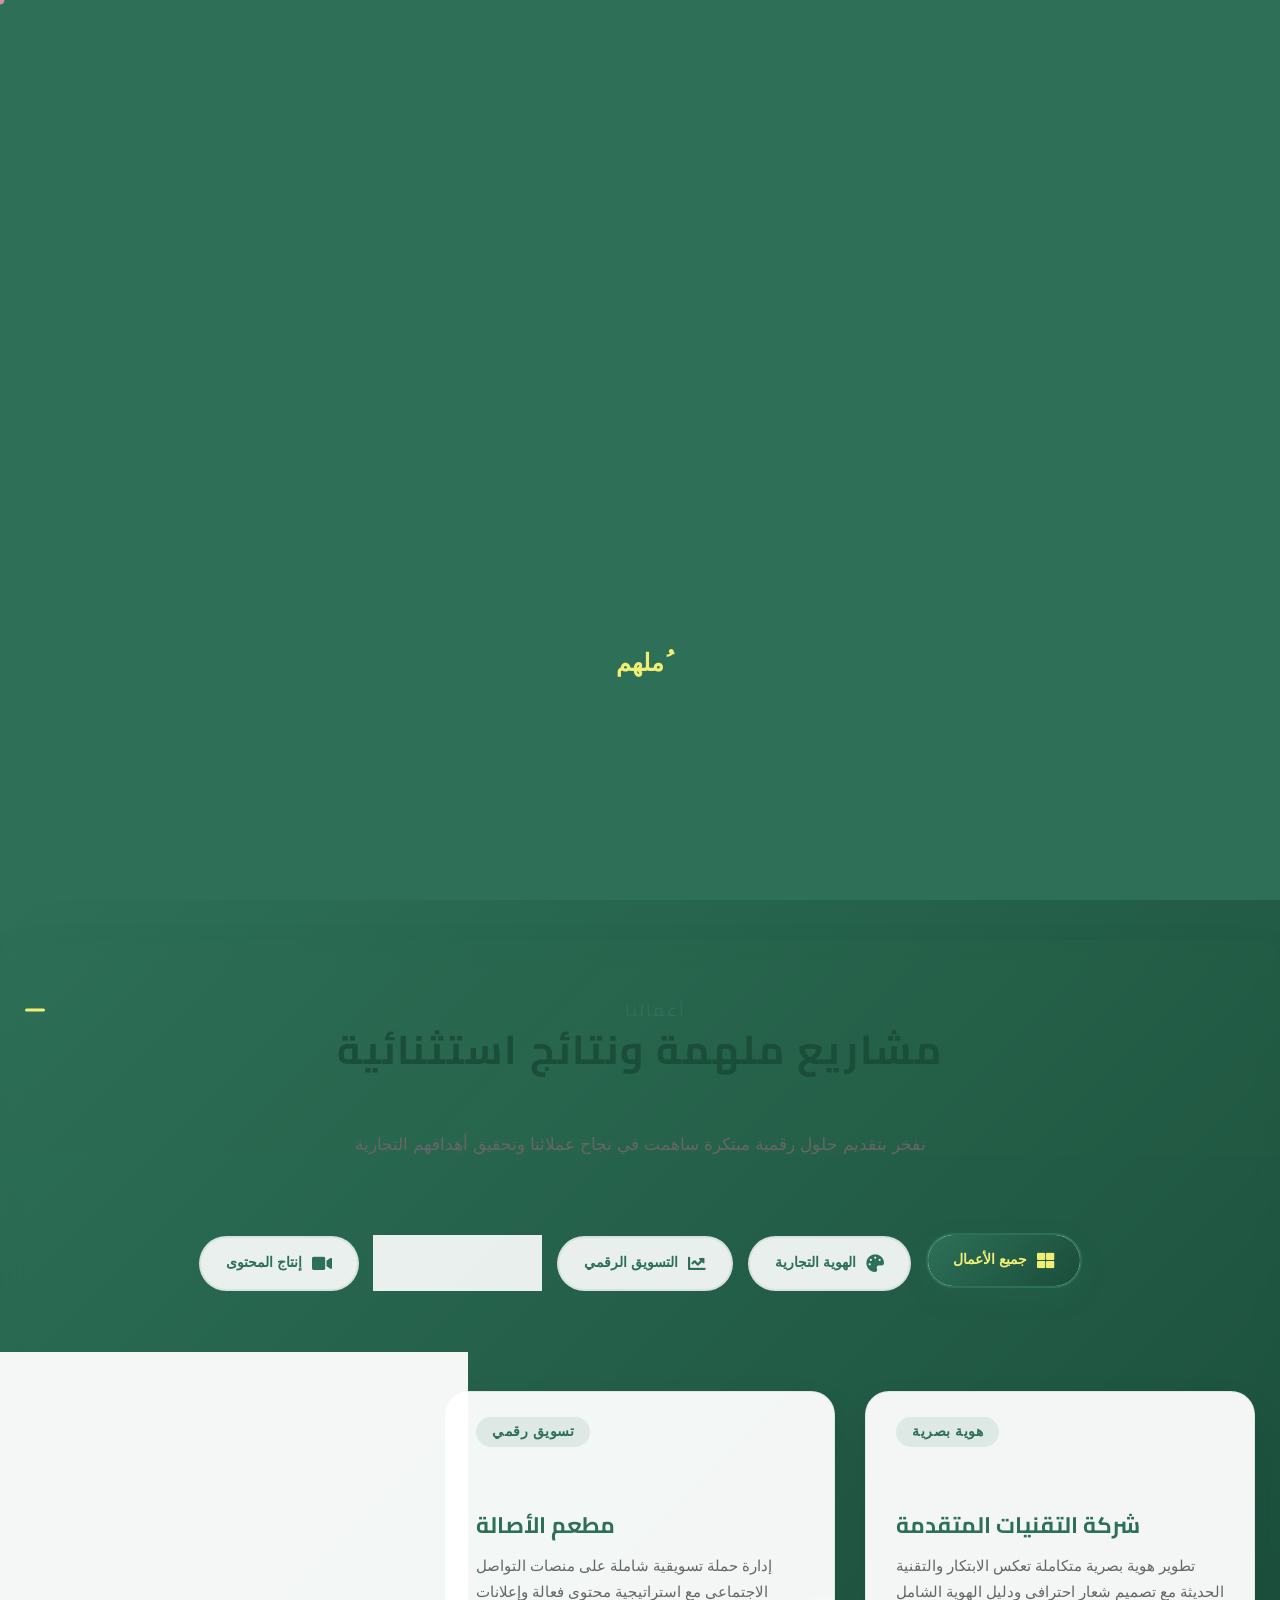
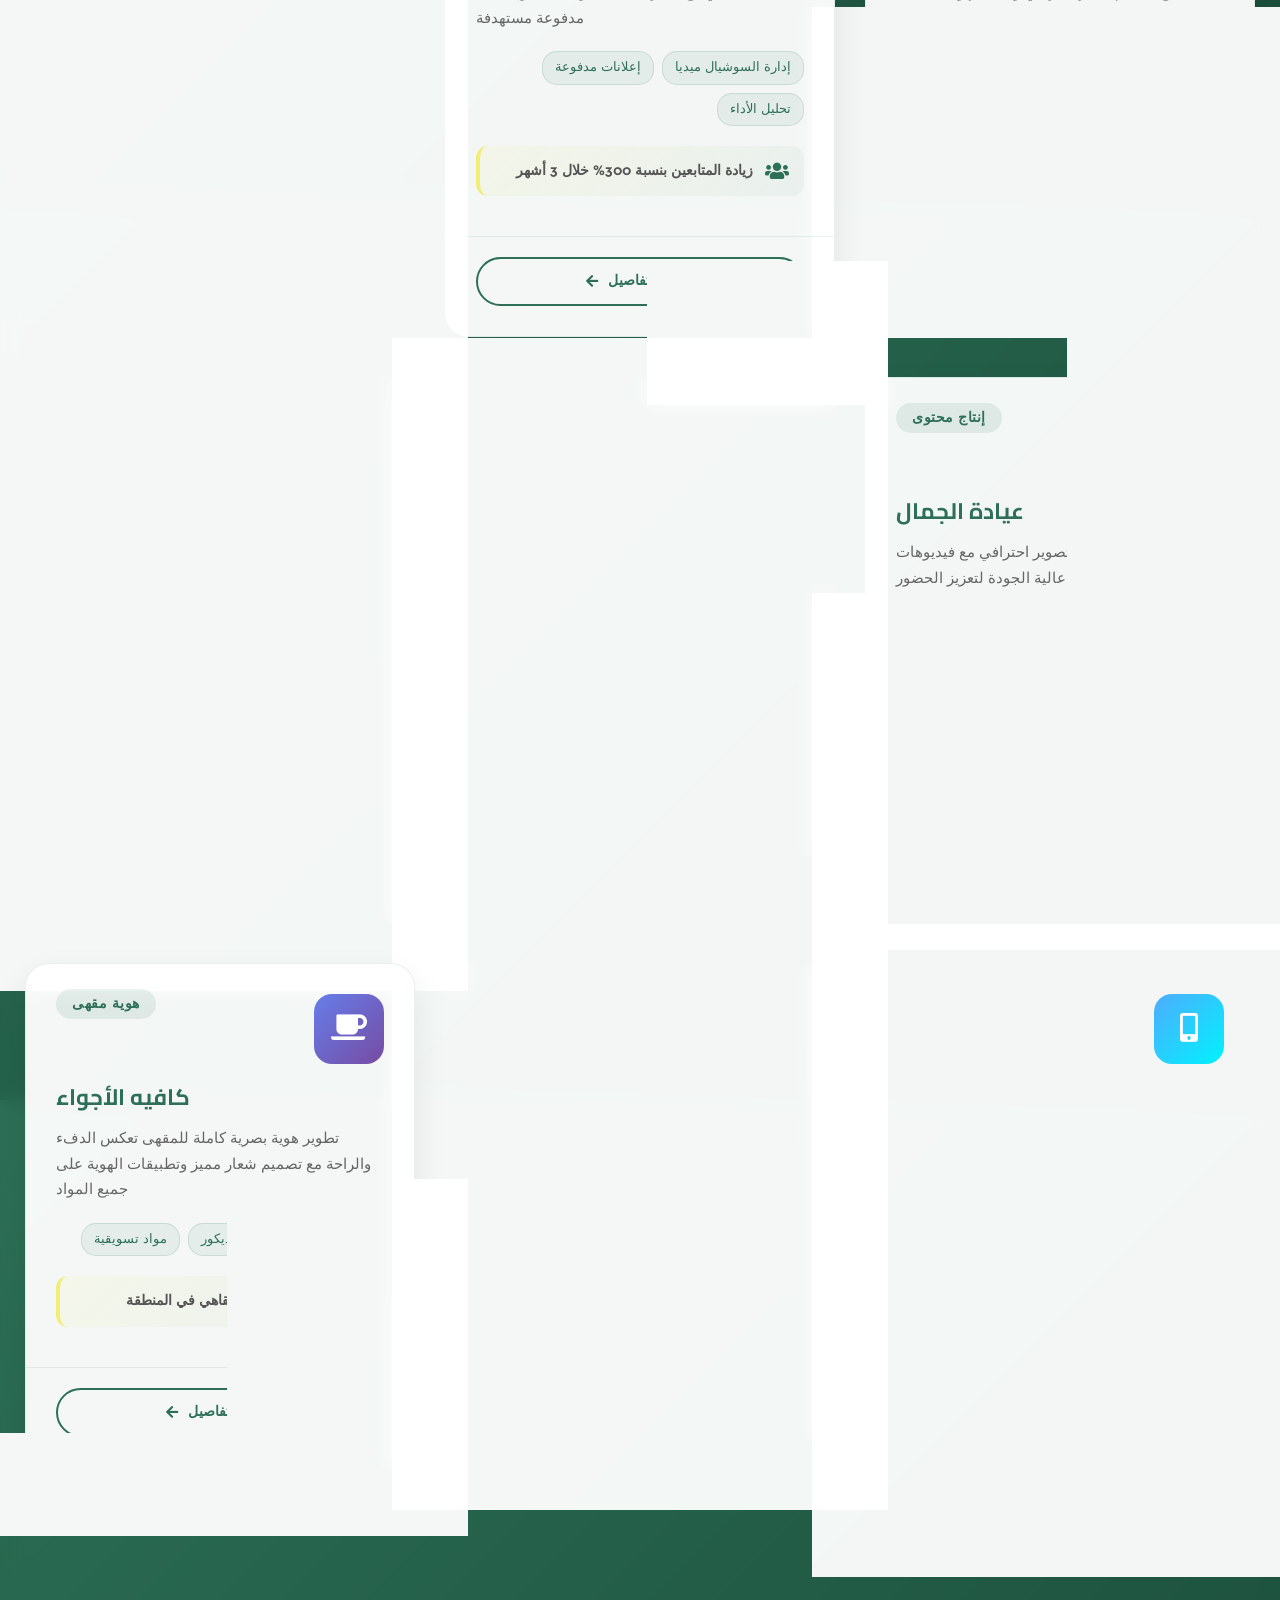
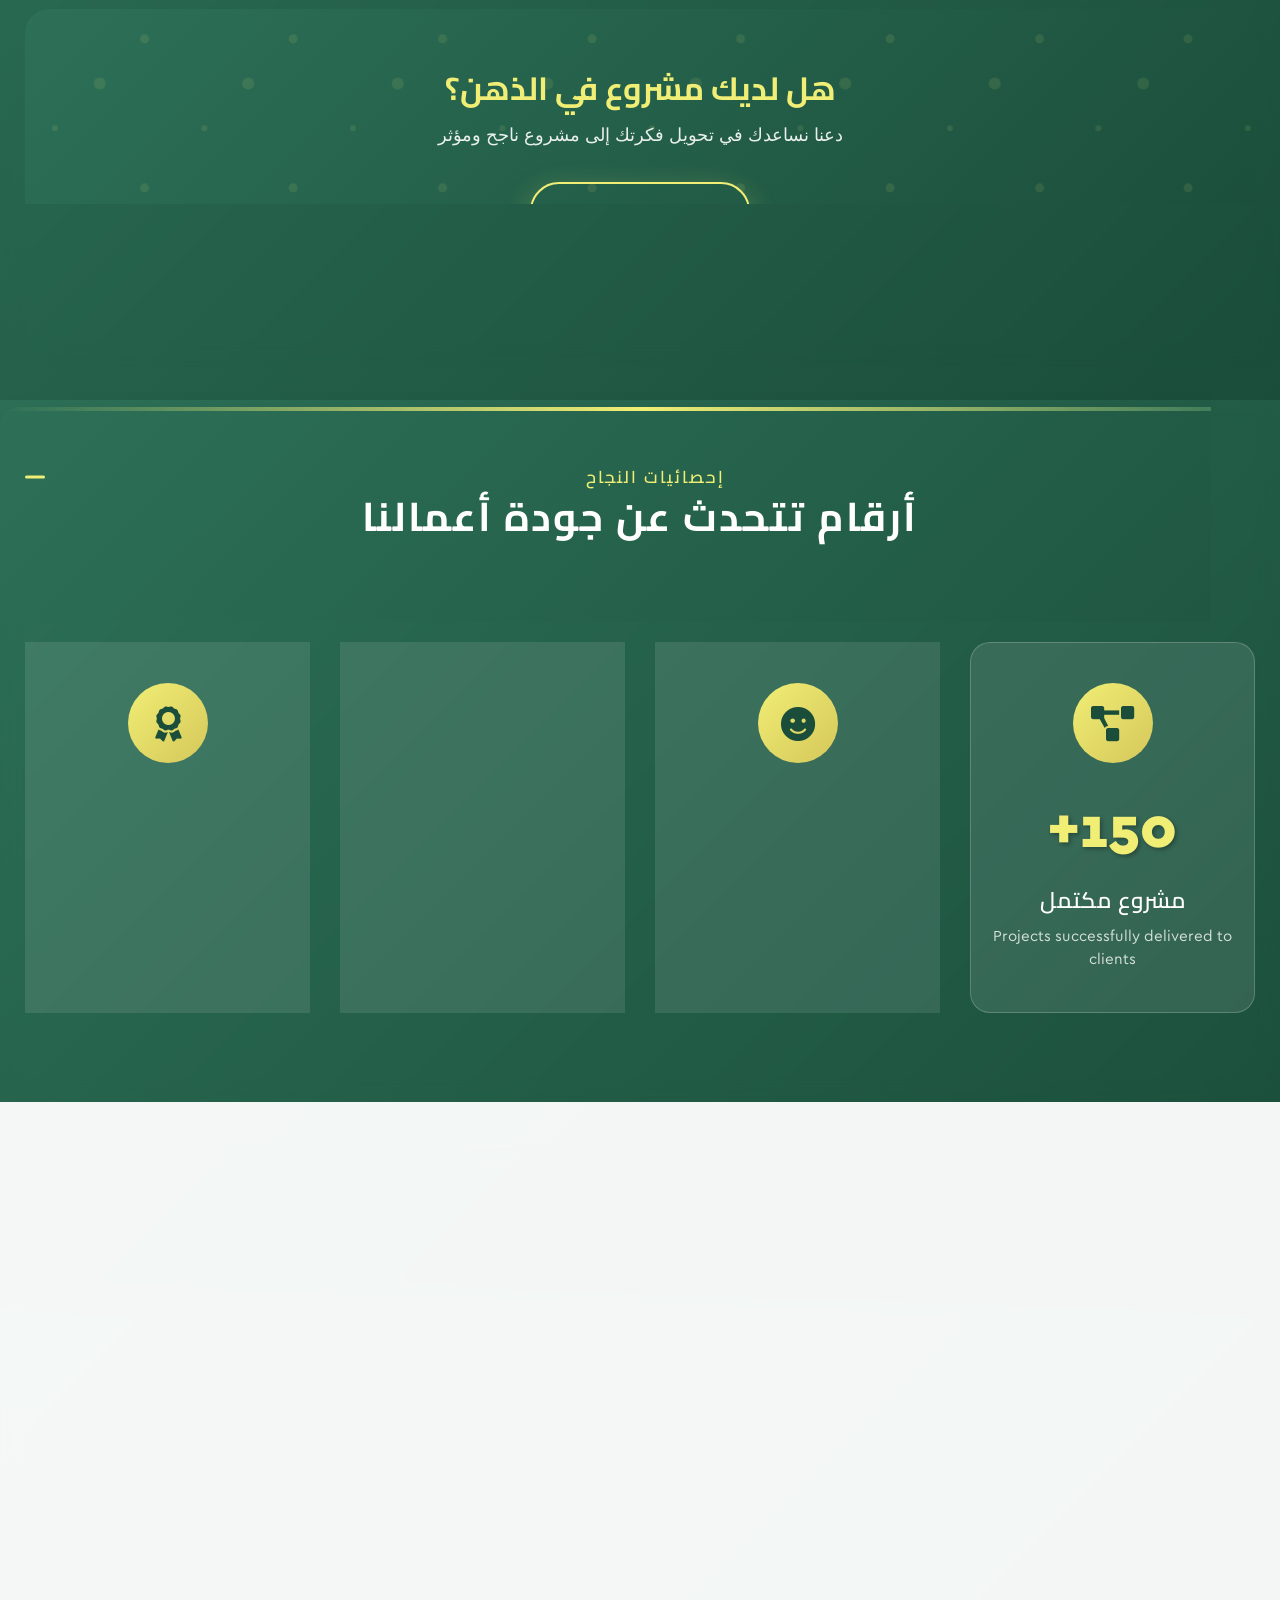
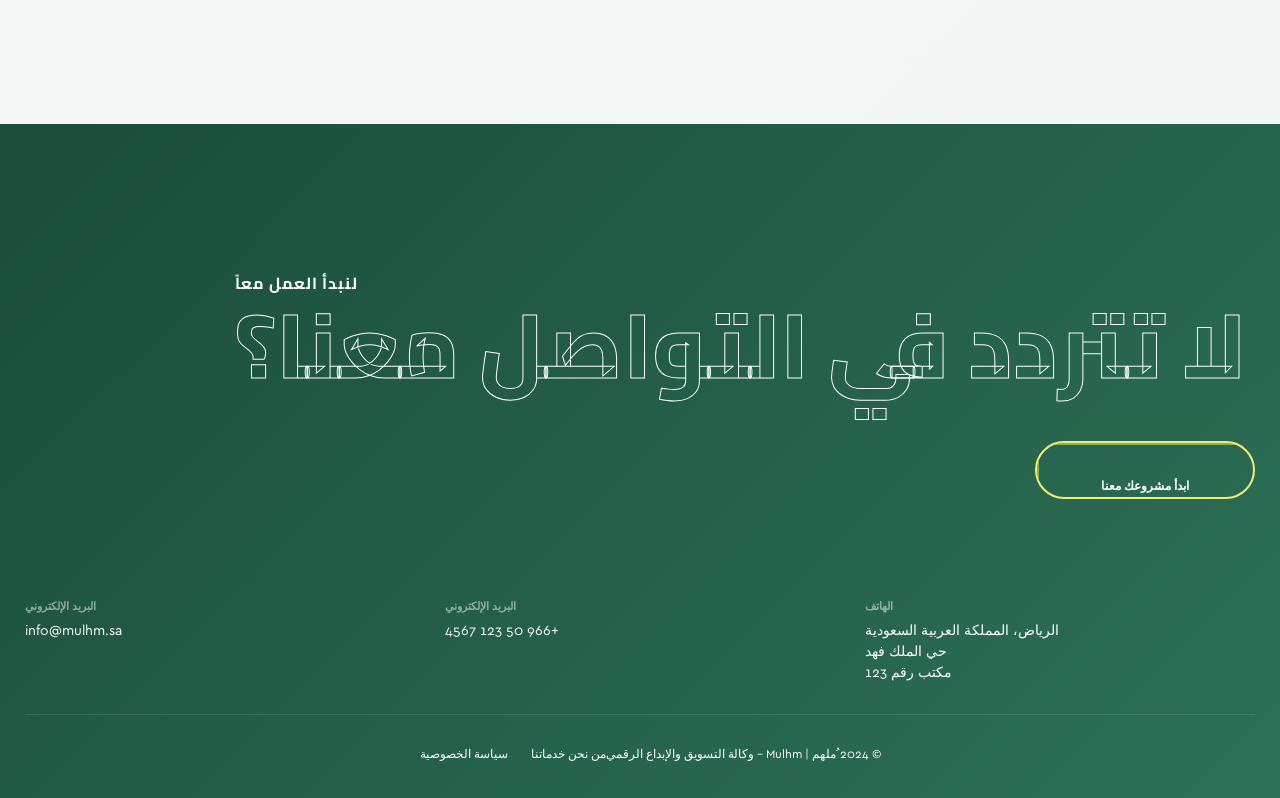
<file: portfolio_backup.html>
<!doctype html>
<html lang="ar" dir="rtl">
<head>
<meta charset="utf-8">
<meta name="viewport" content="width=device-width, initial-scale=1, shrink-to-fit=no">
<meta name="format-detection" content="telephone=no">
<meta name="theme-color" content="#2D7057"/>
<meta name="HandheldFriendly" content="true" />
<title>أعمالنا | ُملهم | Mulhm - وكالة التسويق والإبداع الرقمي</title>
<meta name="author" content="Mulhm Agency">
<meta name="description" content="اكتشف معرض أعمالنا المتميزة في التسويق الرقمي والتصميم الإبداعي - قصص نجاح عملائنا مع ملهم">
<meta name="keywords" content="معرض الأعمال, مشاريع التسويق الرقمي, تصاميم إبداعية, قصص النجاح, أعمال ملهم">

<!-- SOCIAL MEDIA META -->
<meta property="og:description" content="اكتشف معرض أعمالنا المتميزة في التسويق الرقمي والتصميم الإبداعي - قصص نجاح عملائنا">
<meta property="og:image" content="images/mulhm-preview.jpg">
<meta property="og:site_name" content="ُملهم | Mulhm">
<meta property="og:title" content="أعمالنا | ُملهم | Mulhm">
<meta property="og:type" content="website">
<meta property="og:url" content="https://mulhm.sa/portfolio.html">

<!-- TWITTER META -->
<meta name="twitter:card" content="summary">
<meta name="twitter:site" content="@mulhm_sa">
<meta name="twitter:creator" content="@mulhm_sa">
<meta name="twitter:title" content="أعمالنا | ُملهم | Mulhm">
<meta name="twitter:description" content="اكتشف معرض أعمالنا المتميزة في التسويق الرقمي والتصميم الإبداعي">
<meta name="twitter:image" content="images/mulhm-preview.jpg">

<!-- FAVICON FILES -->
<link href="ico/apple-touch-icon-180-precomposed.png" rel="apple-touch-icon" sizes="180x180">
<link href="ico/apple-touch-icon-152-precomposed.png" rel="apple-touch-icon" sizes="152x152">
<link href="ico/apple-touch-icon-144-precomposed.png" rel="apple-touch-icon" sizes="144x144">
<link href="ico/apple-touch-icon-114-precomposed.png" rel="apple-touch-icon" sizes="114x114">
<link href="ico/apple-touch-icon-72-precomposed.png" rel="apple-touch-icon" sizes="72x72">
<link href="ico/apple-touch-icon-57-precomposed.png" rel="apple-touch-icon">
<link href="ico/favicon.png" rel="shortcut icon">

<!-- CSS FILES -->
<link rel="preconnect" href="https://fonts.googleapis.com">
<link rel="preconnect" href="https://fonts.gstatic.com" crossorigin>
<link href="https://fonts.googleapis.com/css2?family=Cairo:wght@300;400;600;700&display=swap" rel="stylesheet">
<link rel="stylesheet" href="css/fontawesome.min.css">
<link rel="stylesheet" href="css/bundle.min.css">
<link rel="stylesheet" href="css/bootstrap.min.css">
<link rel="stylesheet" href="css/style.css">

<!-- MODERN STYLING -->
<style>
body {
  background: linear-gradient(135deg, #2D7057 0%, #1a4d3a 100%);
  min-height: 100vh;
}

.page-header {
  background: linear-gradient(135deg, rgba(45, 112, 87, 0.95) 0%, rgba(26, 77, 58, 0.95) 100%);
  padding: 120px 0 80px;
  position: relative;
  overflow: hidden;
}

.page-header::before {
  content: '';
  position: absolute;
  top: 0;
  left: 0;
  right: 0;
  bottom: 0;
  background: url('data:image/svg+xml,<svg xmlns="http://www.w3.org/2000/svg" viewBox="0 0 100 100"><defs><pattern id="grain" width="100" height="100" patternUnits="userSpaceOnUse"><circle cx="20" cy="20" r="1" fill="%23F1EE75" opacity="0.1"/><circle cx="80" cy="40" r="1.5" fill="%23F1EE75" opacity="0.1"/><circle cx="40" cy="80" r="1" fill="%23F1EE75" opacity="0.1"/></pattern></defs><rect width="100" height="100" fill="url(%23grain)"/></svg>');
  animation: float 20s ease-in-out infinite;
}

@keyframes float {
  0%, 100% { transform: translateY(0px) rotate(0deg); }
  50% { transform: translateY(-20px) rotate(2deg); }
}

.page-header .inner {
  position: relative;
  z-index: 2;
}

.page-header h1 {
  font-size: 4rem;
  font-weight: 700;
  color: #F1EE75;
  text-shadow: 2px 2px 4px rgba(0,0,0,0.3);
  margin-bottom: 1rem;
  text-align: center;
}

.page-header p {
  font-size: 1.3rem;
  color: rgba(255,255,255,0.9);
  text-align: center;
  max-width: 600px;
  margin: 0 auto;
  line-height: 1.6;
}

.content-section {
  background: rgba(255, 255, 255, 0.95);
  margin: 40px 0;
  border-radius: 20px;
  box-shadow: 0 20px 40px rgba(0,0,0,0.1);
  padding: 60px 0;
  backdrop-filter: blur(10px);
  position: relative;
  overflow: hidden;
}

.content-section::before {
  content: '';
  position: absolute;
  top: 0;
  left: 0;
  right: 0;
  height: 4px;
  background: linear-gradient(90deg, #2D7057, #F1EE75, #2D7057);
}

.content-section:nth-child(even) {
  background: linear-gradient(135deg, rgba(45, 112, 87, 0.05) 0%, rgba(241, 238, 117, 0.05) 100%);
}

.section-title h6 {
  color: #2D7057;
  font-weight: 600;
  text-transform: uppercase;
  letter-spacing: 2px;
  margin-bottom: 10px;
  position: relative;
  padding-left: 30px;
}

.section-title h6::before {
  content: '';
  position: absolute;
  left: 0;
  top: 50%;
  transform: translateY(-50%);
  width: 20px;
  height: 3px;
  background: #F1EE75;
  border-radius: 2px;
}

.section-title h2 {
  color: #1a4d3a;
  font-weight: 700;
  font-size: 2.5rem;
  margin-bottom: 30px;
}

/* Portfolio Filters */
.portfolio-filters {
  text-align: center;
  margin-bottom: 50px;
}

.portfolio-filters ul {
  list-style: none;
  padding: 0;
  display: inline-flex;
  background: rgba(45, 112, 87, 0.1);
  border-radius: 50px;
  padding: 10px;
  gap: 10px;
}

.portfolio-filters ul li a {
  padding: 12px 25px;
  border-radius: 30px;
  color: #2D7057;
  text-decoration: none;
  font-weight: 500;
  transition: all 0.3s ease;
  display: block;
}

.portfolio-filters ul li a:hover,
.portfolio-filters ul li a.active {
  background: #2D7057;
  color: #F1EE75;
  transform: translateY(-2px);
}

/* Portfolio Items */
.portfolio-block {
  background: white;
  border-radius: 15px;
  overflow: hidden;
  box-shadow: 0 10px 30px rgba(0,0,0,0.1);
  transition: all 0.3s ease;
  margin-bottom: 30px;
  position: relative;
}

.portfolio-block:hover {
  transform: translateY(-10px);
  box-shadow: 0 20px 40px rgba(45, 112, 87, 0.2);
}

.portfolio-block figure {
  position: relative;
  overflow: hidden;
  margin: 0;
}

.portfolio-block figure img {
  width: 100%;
  height: 250px;
  object-fit: cover;
  transition: transform 0.3s ease;
}

.portfolio-block:hover figure img {
  transform: scale(1.1);
}

.portfolio-overlay {
  position: absolute;
  top: 0;
  left: 0;
  right: 0;
  bottom: 0;
  background: linear-gradient(135deg, rgba(45, 112, 87, 0.9), rgba(26, 77, 58, 0.9));
  display: flex;
  flex-direction: column;
  justify-content: center;
  align-items: center;
  opacity: 0;
  transition: all 0.3s ease;
  text-align: center;
  padding: 20px;
}

.portfolio-block:hover .portfolio-overlay {
  opacity: 1;
}

.portfolio-overlay h5 {
  color: #F1EE75;
  font-weight: 600;
  font-size: 1.2rem;
  margin-bottom: 10px;
}

.portfolio-overlay span {
  color: rgba(255,255,255,0.9);
  margin-bottom: 20px;
}

.portfolio-link {
  background: #F1EE75;
  color: #2D7057;
  width: 50px;
  height: 50px;
  border-radius: 50%;
  display: flex;
  align-items: center;
  justify-content: center;
  text-decoration: none;
  transition: all 0.3s ease;
}

.portfolio-link:hover {
  transform: scale(1.1);
  background: white;
}

/* Counter Blocks */
.counter-block {
  padding: 30px 20px;
  margin-bottom: 30px;
}

.counter-number {
  font-size: 3rem;
  font-weight: 700;
  margin-bottom: 15px;
}

.counter-block h5 {
  color: #2D7057;
  font-weight: 600;
  margin-bottom: 10px;
}

.counter-block p {
  color: #666;
  font-size: 0.9rem;
}

/* Testimonials */
.testimonial-block {
  background: white;
  padding: 40px 30px;
  border-radius: 15px;
  box-shadow: 0 10px 30px rgba(0,0,0,0.1);
  margin-bottom: 30px;
  transition: all 0.3s ease;
  position: relative;
}

.testimonial-block::before {
  content: '"';
  position: absolute;
  top: -10px;
  left: 30px;
  font-size: 4rem;
  color: #2D7057;
  font-family: serif;
  line-height: 1;
}

.testimonial-block:hover {
  transform: translateY(-5px);
  box-shadow: 0 20px 40px rgba(45, 112, 87, 0.2);
}

.testimonial-content p {
  font-style: italic;
  line-height: 1.6;
  margin-bottom: 20px;
  color: #555;
}

.testimonial-author h5 {
  color: #2D7057;
  font-weight: 600;
  margin-bottom: 5px;
}

.testimonial-author span {
  color: #666;
  font-size: 0.9rem;
}

.footer {
  background: linear-gradient(135deg, #1a4d3a 0%, #2D7057 100%);
  color: white;
  margin-top: 60px;
}

.custom-btn {
  background: transparent;
  border: 2px solid #F1EE75;
  color: #F1EE75;
  padding: 15px 30px;
  border-radius: 50px;
  font-weight: 600;
  text-decoration: none;
  display: inline-block;
  transition: all 0.3s ease;
  position: relative;
  overflow: hidden;
}

.custom-btn::before {
  content: '';
  position: absolute;
  top: 0;
  left: -100%;
  width: 100%;
  height: 100%;
  background: #F1EE75;
  transition: left 0.3s ease;
  z-index: -1;
}

.custom-btn:hover::before {
  left: 0;
}

.custom-btn:hover {
  color: #2D7057;
  transform: translateY(-2px);
  box-shadow: 0 10px 20px rgba(241, 238, 117, 0.3);
}

/* Modern Statistics Section Styling */
.counter-block {
  text-align: center;
  padding: 40px 20px;
  border-radius: 20px;
  background: rgba(255, 255, 255, 0.1);
  backdrop-filter: blur(10px);
  border: 1px solid rgba(255, 255, 255, 0.2);
  margin-bottom: 30px;
  transition: all 0.4s ease;
  position: relative;
  overflow: hidden;
}

.counter-block::before {
  content: '';
  position: absolute;
  top: 0;
  left: -100%;
  width: 100%;
  height: 100%;
  background: linear-gradient(90deg, transparent, rgba(241, 238, 117, 0.1), transparent);
  transition: left 0.6s ease;
}

.counter-block:hover::before {
  left: 100%;
}

.counter-block:hover {
  transform: translateY(-10px);
  background: rgba(255, 255, 255, 0.15);
  box-shadow: 0 20px 40px rgba(0, 0, 0, 0.2);
}

.counter-icon {
  width: 80px;
  height: 80px;
  background: linear-gradient(135deg, #F1EE75, #d4c75a);
  border-radius: 50%;
  display: flex;
  align-items: center;
  justify-content: center;
  margin: 0 auto 25px;
  position: relative;
  transition: all 0.4s ease;
}

.counter-icon::after {
  content: '';
  position: absolute;
  top: -3px;
  left: -3px;
  right: -3px;
  bottom: -3px;
  background: linear-gradient(135deg, #F1EE75, transparent, #F1EE75);
  border-radius: 50%;
  z-index: -1;
  opacity: 0;
  transition: opacity 0.4s ease;
}

.counter-block:hover .counter-icon::after {
  opacity: 1;
}

.counter-block:hover .counter-icon {
  transform: scale(1.1) rotate(10deg);
}

.counter-icon i {
  font-size: 2.2rem;
  color: #1a4d3a;
  font-weight: bold;
}

.counter-number {
  font-size: 3.5rem;
  font-weight: 800;
  color: #F1EE75;
  margin-bottom: 15px;
  text-shadow: 2px 2px 4px rgba(0, 0, 0, 0.3);
  position: relative;
}

.counter-block h5 {
  color: white;
  font-weight: 600;
  font-size: 1.4rem;
  margin-bottom: 12px;
  text-transform: uppercase;
  letter-spacing: 1px;
}

.counter-block p {
  color: rgba(255, 255, 255, 0.8);
  font-size: 0.95rem;
  line-height: 1.5;
  margin: 0;
}

/* Mobile Responsiveness */
@media (max-width: 768px) {
  .counter-block {
    padding: 30px 15px;
    margin-bottom: 20px;
  }
  
  .counter-icon {
    width: 60px;
    height: 60px;
    margin-bottom: 20px;
  }
  
  .counter-icon i {
    font-size: 1.8rem;
  }
  
  .counter-number {
    font-size: 2.8rem;
  }
  
  .counter-block h5 {
    font-size: 1.2rem;
  }
}

@media (max-width: 576px) {
  .counter-number {
    font-size: 2.5rem;
  }
}

@media (max-width: 768px) {
  .page-header h1 {
    font-size: 2.5rem;
  }
  
  .section-title h2 {
    font-size: 2rem;
  }
  
  .content-section {
    margin: 20px 10px;
    padding: 40px 0;
  }
  
  .portfolio-filters ul {
    flex-wrap: wrap;
    justify-content: center;
  }
}

/* Modern Portfolio Section */
.modern-portfolio-section {
  background: linear-gradient(135deg, rgba(45, 112, 87, 0.02) 0%, rgba(241, 238, 117, 0.02) 100%);
  position: relative;
  overflow: hidden;
}

.modern-portfolio-section::before {
  content: '';
  position: absolute;
  top: 0;
  left: 0;
  right: 0;
  bottom: 0;
  background: url('data:image/svg+xml,<svg xmlns="http://www.w3.org/2000/svg" viewBox="0 0 100 100"><defs><pattern id="portfolio-dots" width="20" height="20" patternUnits="userSpaceOnUse"><circle cx="10" cy="10" r="1" fill="%23F1EE75" opacity="0.05"/></pattern></defs><rect width="100" height="100" fill="url(%23portfolio-dots)"/></svg>');
  animation: float 40s ease-in-out infinite;
}

.section-description {
  font-size: 1.2rem;
  color: #666;
  max-width: 800px;
  margin: 20px auto 0;
  line-height: 1.8;
}

/* Modern Portfolio Filters */
.modern-portfolio-filters {
  margin: 60px 0 50px;
}

.modern-portfolio-filters ul {
  list-style: none;
  padding: 0;
  margin: 0;
  display: flex;
  justify-content: center;
  flex-wrap: wrap;
  gap: 15px;
}

.modern-portfolio-filters li {
  margin: 0;
}

.filter-btn {
  display: inline-flex;
  align-items: center;
  gap: 10px;
  background: rgba(255, 255, 255, 0.9);
  border: 2px solid rgba(45, 112, 87, 0.1);
  color: #2D7057;
  padding: 15px 25px;
  border-radius: 50px;
  text-decoration: none;
  font-weight: 600;
  transition: all 0.4s ease;
  position: relative;
  overflow: hidden;
  backdrop-filter: blur(10px);
}

.filter-btn::before {
  content: '';
  position: absolute;
  top: 0;
  left: -100%;
  width: 100%;
  height: 100%;
  background: linear-gradient(135deg, #2D7057, #1a4d3a);
  transition: left 0.4s ease;
  z-index: -1;
}

.filter-btn:hover::before,
.filter-btn.active::before {
  left: 0;
}

.filter-btn:hover,
.filter-btn.active {
  color: #F1EE75;
  border-color: #2D7057;
  transform: translateY(-3px);
  box-shadow: 0 10px 25px rgba(45, 112, 87, 0.2);
  text-decoration: none;
}

.filter-btn i {
  font-size: 1.1rem;
  transition: transform 0.3s ease;
}

.filter-btn:hover i {
  transform: scale(1.2);
}

/* Modern Portfolio Grid */
.modern-portfolio-grid {
  margin-top: 50px;
}

.modern-portfolio-card {
  background: rgba(255, 255, 255, 0.95);
  border-radius: 24px;
  padding: 0;
  margin-bottom: 40px;
  transition: all 0.5s cubic-bezier(0.25, 0.46, 0.45, 0.94);
  position: relative;
  overflow: hidden;
  border: 1px solid rgba(45, 112, 87, 0.1);
  backdrop-filter: blur(10px);
  box-shadow: 0 15px 35px rgba(0, 0, 0, 0.08);
}

.modern-portfolio-card::before {
  content: '';
  position: absolute;
  top: 0;
  left: 0;
  right: 0;
  height: 4px;
  background: linear-gradient(90deg, transparent, var(--portfolio-color), transparent);
  transform: scaleX(0);
  transition: transform 0.6s ease;
}

.modern-portfolio-card:hover::before {
  transform: scaleX(1);
}

.modern-portfolio-card:hover {
  transform: translateY(-15px) scale(1.02);
  box-shadow: 0 25px 60px rgba(45, 112, 87, 0.15);
}

.portfolio-card-header {
  padding: 30px 30px 20px;
  display: flex;
  justify-content: space-between;
  align-items: flex-start;
}

.portfolio-icon {
  width: 70px;
  height: 70px;
  border-radius: 18px;
  display: flex;
  align-items: center;
  justify-content: center;
  transition: all 0.4s ease;
  position: relative;
}

.portfolio-icon.branding-icon {
  background: linear-gradient(135deg, #667eea 0%, #764ba2 100%);
  --portfolio-color: #667eea;
}

.portfolio-icon.digital-icon {
  background: linear-gradient(135deg, #f093fb 0%, #f5576c 100%);
  --portfolio-color: #f093fb;
}

.portfolio-icon.web-icon {
  background: linear-gradient(135deg, #4facfe 0%, #00f2fe 100%);
  --portfolio-color: #4facfe;
}

.portfolio-icon.content-icon {
  background: linear-gradient(135deg, #43e97b 0%, #38f9d7 100%);
  --portfolio-color: #43e97b;
}

.modern-portfolio-card:hover .portfolio-icon {
  transform: scale(1.1) rotate(10deg);
  box-shadow: 0 15px 30px rgba(0, 0, 0, 0.2);
}

.portfolio-icon i {
  font-size: 1.8rem;
  color: white;
  transition: all 0.3s ease;
}

.portfolio-category span {
  background: rgba(45, 112, 87, 0.1);
  color: #2D7057;
  padding: 8px 16px;
  border-radius: 20px;
  font-size: 0.85rem;
  font-weight: 600;
  transition: all 0.3s ease;
  text-transform: uppercase;
  letter-spacing: 0.5px;
}

.modern-portfolio-card:hover .portfolio-category span {
  background: #2D7057;
  color: #F1EE75;
}

.portfolio-card-content {
  padding: 0 30px 20px;
}

.portfolio-card-content h4 {
  color: #2D7057;
  font-weight: 700;
  font-size: 1.4rem;
  margin-bottom: 15px;
  transition: color 0.3s ease;
}

.modern-portfolio-card:hover .portfolio-card-content h4 {
  color: #1a4d3a;
}

.portfolio-card-content p {
  color: #666;
  line-height: 1.7;
  margin-bottom: 20px;
  font-size: 0.95rem;
}

.portfolio-features {
  display: flex;
  flex-wrap: wrap;
  gap: 8px;
  margin-bottom: 20px;
}

.feature-tag {
  background: rgba(45, 112, 87, 0.08);
  color: #2D7057;
  padding: 6px 12px;
  border-radius: 15px;
  font-size: 0.8rem;
  font-weight: 500;
  transition: all 0.3s ease;
  border: 1px solid rgba(45, 112, 87, 0.15);
}

.feature-tag:hover {
  background: #2D7057;
  color: white;
  transform: translateY(-2px);
}

.portfolio-results {
  margin-bottom: 20px;
}

.result-item {
  display: flex;
  align-items: center;
  gap: 12px;
  padding: 15px;
  background: linear-gradient(135deg, rgba(241, 238, 117, 0.1), rgba(45, 112, 87, 0.05));
  border-radius: 12px;
  border-left: 4px solid #F1EE75;
  transition: all 0.3s ease;
}

.result-item:hover {
  transform: translateX(5px);
  background: linear-gradient(135deg, rgba(241, 238, 117, 0.15), rgba(45, 112, 87, 0.08));
}

.result-item i {
  color: #2D7057;
  font-size: 1.2rem;
  flex-shrink: 0;
}

.result-item span {
  color: #555;
  font-weight: 600;
  font-size: 0.9rem;
  line-height: 1.4;
}

.portfolio-card-footer {
  padding: 20px 30px 30px;
  border-top: 1px solid rgba(45, 112, 87, 0.1);
}

.portfolio-view-btn {
  display: inline-flex;
  align-items: center;
  gap: 10px;
  background: transparent;
  border: 2px solid #2D7057;
  color: #2D7057;
  padding: 12px 24px;
  border-radius: 50px;
  text-decoration: none;
  font-weight: 600;
  transition: all 0.4s ease;
  position: relative;
  overflow: hidden;
  width: 100%;
  justify-content: center;
}

.portfolio-view-btn::before {
  content: '';
  position: absolute;
  top: 0;
  left: -100%;
  width: 100%;
  height: 100%;
  background: linear-gradient(135deg, #2D7057, #1a4d3a);
  transition: left 0.4s ease;
  z-index: -1;
}

.portfolio-view-btn:hover::before {
  left: 0;
}

.portfolio-view-btn:hover {
  color: white;
  border-color: #2D7057;
  transform: translateY(-2px);
  box-shadow: 0 8px 25px rgba(45, 112, 87, 0.3);
  text-decoration: none;
}

.portfolio-view-btn i {
  transition: transform 0.3s ease;
}

.portfolio-view-btn:hover i {
  transform: translateX(-3px);
}

/* Portfolio CTA */
.portfolio-cta {
  background: linear-gradient(135deg, #2D7057 0%, #1a4d3a 100%);
  padding: 60px 40px;
  border-radius: 24px;
  margin-top: 60px;
  position: relative;
  overflow: hidden;
  text-align: center;
}

.portfolio-cta::before {
  content: '';
  position: absolute;
  top: 0;
  left: 0;
  right: 0;
  bottom: 0;
  background: url('data:image/svg+xml,<svg xmlns="http://www.w3.org/2000/svg" viewBox="0 0 100 100"><defs><pattern id="cta-portfolio-pattern" width="50" height="50" patternUnits="userSpaceOnUse"><circle cx="25" cy="25" r="2" fill="%23F1EE75" opacity="0.1"/><circle cx="10" cy="40" r="1" fill="%23F1EE75" opacity="0.1"/><circle cx="40" cy="10" r="1.5" fill="%23F1EE75" opacity="0.1"/></pattern></defs><rect width="100" height="100" fill="url(%23cta-portfolio-pattern)"/></svg>');
  animation: float 35s ease-in-out infinite reverse;
}

.portfolio-cta h4 {
  color: #F1EE75;
  font-size: 2rem;
  font-weight: 700;
  margin-bottom: 15px;
  position: relative;
  z-index: 2;
}

.portfolio-cta p {
  color: rgba(255, 255, 255, 0.9);
  font-size: 1.1rem;
  margin-bottom: 30px;
  max-width: 600px;
  margin-left: auto;
  margin-right: auto;
  line-height: 1.7;
  position: relative;
  z-index: 2;
}

/* Responsive Design */
@media (max-width: 768px) {
  .modern-portfolio-filters ul {
    gap: 10px;
  }
  
  .filter-btn {
    padding: 12px 20px;
    font-size: 0.9rem;
  }
  
  .modern-portfolio-card {
    margin-bottom: 30px;
  }
  
  .portfolio-card-header {
    padding: 25px 20px 15px;
    flex-direction: column;
    gap: 15px;
    text-align: center;
  }
  
  .portfolio-card-content {
    padding: 0 20px 15px;
  }
  
  .portfolio-card-footer {
    padding: 15px 20px 25px;
  }
  
  .portfolio-icon {
    width: 60px;
    height: 60px;
  }
  
  .portfolio-icon i {
    font-size: 1.5rem;
  }
  
  .portfolio-card-content h4 {
    font-size: 1.2rem;
  }
  
  .portfolio-cta {
    padding: 40px 25px;
    margin-top: 40px;
  }
  
  .portfolio-cta h4 {
    font-size: 1.6rem;
  }
}

@media (max-width: 576px) {
  .modern-portfolio-filters ul {
    flex-direction: column;
    align-items: center;
  }
  
  .filter-btn {
    width: 100%;
    max-width: 280px;
    justify-content: center;
  }
  
  .portfolio-features {
    justify-content: center;
    gap: 6px;
  }
  
  .feature-tag {
    font-size: 0.75rem;
    padding: 5px 10px;
  }
  
  .result-item {
    flex-direction: column;
    text-align: center;
    gap: 8px;
  }
}
</style>
</head>
<body>
<div class="cursor js-cursor"></div>
<!-- end cursor -->
<div class="preloader" id="preloader"> <span></span> <span></span> <span></span> <span></span>
  <div class="inner">
    <canvas class="progress-bar" id="progress-bar" width="400" height="400"></canvas>
    <div style="color: #F1EE75; font-size: 24px; font-weight: bold; text-align: center; margin-top: 20px;">ُملهم</div> </div>
  <!-- end inner --> 
</div>
<!-- end preloder -->
<div class="page-transition"> <span></span> <span></span> <span></span> <span></span> </div>
<!-- end page-transition -->
<div class="site-navigation">
  <ul>
    <li><b><a href="index.html" data-text="الرئيسية">الرئيسية</a></b></li>
    <li><b><a href="about.html" data-text="من نحن">من نحن</a></b></li>
    <li><b><a href="services.html" data-text="خدماتنا">خدماتنا</a></b></li>
    <li class="dropdown current-menu-item"><span>+</span><b><a href="portfolio.html" data-text="أعمالنا">أعمالنا</a></b>
      <ul>
        <li><a href="#branding">الهوية البصرية</a></li>
        <li><a href="#digital">التسويق الرقمي</a></li>
        <li><a href="#web-design">تصميم المواقع</a></li>
        <li><a href="#content">المحتوى الإبداعي</a></li>
      </ul>
    </li>
    <li><b><a href="contact.html" data-text="تواصل معنا">تواصل معنا</a></b></li>
  </ul>
</div>
<!-- edn site-navigation -->
<nav class="navbar">
  <div class="logo"> <a href="index.html" style="color: #F1EE75; font-size: 24px; font-weight: bold; text-decoration: none;">ُملهم</a> </div>
  <!-- end logo -->
  <ul class="languages">
    <li><a href="#" data-text="عربي" onclick="switchLanguage('ar'); return false;">عربي</a></li>
    <li><a href="#" data-text="English" onclick="switchLanguage('en'); return false;">English</a></li>
  </ul>
  <!-- end languages --> 
  <span class="menu-text">القائمة</span>
  <div class="sandwich-menu">
    <div class="sandwich">
      <div class="sand"> <span></span> <span></span> </div>
      <!-- end sand -->
      <div class="closed"> <span></span> <span></span> </div>
      <!-- end closed --> 
    </div>
    <!-- end sandwich --> 
  </div>
  <!-- end sandwich-menu --> 
</nav>
<!-- end navbar -->

<header class="page-header">
  <div class="container">
    <div class="inner">
      <h1>أعمالنا</h1>
      <p>معرض لأفضل أعمالنا الإبداعية وقصص النجاح التي حققناها مع عملائنا</p>
    </div>
    <!-- end inner -->
  </div>
  <!-- end container -->
</header>
<!-- end page-header -->

<section class="content-section modern-portfolio-section">
  <div class="container">
    <div class="row">
      <div class="col-12">
        <div class="section-title text-center">
          <h6>أعمالنا</h6>
          <h2>مشاريع ملهمة ونتائج استثنائية</h2>
          <p class="section-description">نفخر بتقديم حلول رقمية مبتكرة ساهمت في نجاح عملائنا وتحقيق أهدافهم التجارية</p>
        </div>
        
        <div class="modern-portfolio-filters">
          <ul>
            <li><a href="#" data-filter="*" class="filter-btn active">
              <i class="fas fa-th-large"></i>
              <span>جميع الأعمال</span>
            </a></li>
            <li><a href="#" data-filter=".branding" class="filter-btn">
              <i class="fas fa-palette"></i>
              <span>الهوية التجارية</span>
            </a></li>
            <li><a href="#" data-filter=".digital" class="filter-btn">
              <i class="fas fa-chart-line"></i>
              <span>التسويق الرقمي</span>
            </a></li>
            <li><a href="#" data-filter=".web-design" class="filter-btn">
              <i class="fas fa-code"></i>
              <span>تصميم المواقع</span>
            </a></li>
            <li><a href="#" data-filter=".content" class="filter-btn">
              <i class="fas fa-video"></i>
              <span>إنتاج المحتوى</span>
            </a></li>
          </ul>
        </div>
        <!-- end modern-portfolio-filters -->
      </div>
      <!-- end col-12 -->
    </div>
    <!-- end row -->
    
    <div class="modern-portfolio-grid">
      <div class="row">
        <!-- Portfolio Item 1 -->
        <div class="col-lg-4 col-md-6 portfolio-item branding" data-aos="fade-up" data-aos-delay="100">
          <div class="modern-portfolio-card">
            <div class="portfolio-card-header">
              <div class="portfolio-icon branding-icon">
                <i class="fas fa-paint-brush"></i>
              </div>
              <div class="portfolio-category">
                <span>هوية بصرية</span>
              </div>
            </div>
            <div class="portfolio-card-content">
              <h4>شركة التقنيات المتقدمة</h4>
              <p>تطوير هوية بصرية متكاملة تعكس الابتكار والتقنية الحديثة مع تصميم شعار احترافي ودليل الهوية الشامل</p>
              <div class="portfolio-features">
                <span class="feature-tag">تصميم الشعار</span>
                <span class="feature-tag">دليل الهوية</span>
                <span class="feature-tag">التطبيقات</span>
              </div>
              <div class="portfolio-results">
                <div class="result-item">
                  <i class="fas fa-chart-up"></i>
                  <span>زيادة التعرف على العلامة التجارية بنسبة 85%</span>
                </div>
              </div>
            </div>
            <div class="portfolio-card-footer">
              <a href="#" class="portfolio-view-btn">
                <span>عرض التفاصيل</span>
                <i class="fas fa-arrow-left"></i>
              </a>
            </div>
          </div>
        </div>
        
        <!-- Portfolio Item 2 -->
        <div class="col-lg-4 col-md-6 portfolio-item digital" data-aos="fade-up" data-aos-delay="200">
          <div class="modern-portfolio-card">
            <div class="portfolio-card-header">
              <div class="portfolio-icon digital-icon">
                <i class="fas fa-bullhorn"></i>
              </div>
              <div class="portfolio-category">
                <span>تسويق رقمي</span>
              </div>
            </div>
            <div class="portfolio-card-content">
              <h4>مطعم الأصالة</h4>
              <p>إدارة حملة تسويقية شاملة على منصات التواصل الاجتماعي مع استراتيجية محتوى فعالة وإعلانات مدفوعة مستهدفة</p>
              <div class="portfolio-features">
                <span class="feature-tag">إدارة السوشيال ميديا</span>
                <span class="feature-tag">إعلانات مدفوعة</span>
                <span class="feature-tag">تحليل الأداء</span>
              </div>
              <div class="portfolio-results">
                <div class="result-item">
                  <i class="fas fa-users"></i>
                  <span>زيادة المتابعين بنسبة 300% خلال 3 أشهر</span>
                </div>
              </div>
            </div>
            <div class="portfolio-card-footer">
              <a href="#" class="portfolio-view-btn">
                <span>عرض التفاصيل</span>
                <i class="fas fa-arrow-left"></i>
              </a>
            </div>
          </div>
        </div>
        
        <!-- Portfolio Item 3 -->
        <div class="col-lg-4 col-md-6 portfolio-item web-design" data-aos="fade-up" data-aos-delay="300">
          <div class="modern-portfolio-card">
            <div class="portfolio-card-header">
              <div class="portfolio-icon web-icon">
                <i class="fas fa-laptop-code"></i>
              </div>
              <div class="portfolio-category">
                <span>تطوير ويب</span>
              </div>
            </div>
            <div class="portfolio-card-content">
              <h4>متجر الأناقة</h4>
              <p>تطوير متجر إلكتروني احترافي مع نظام إدارة محتوى سهل الاستخدام وتجربة مستخدم استثنائية ودفع آمن</p>
              <div class="portfolio-features">
                <span class="feature-tag">تصميم واجهة المستخدم</span>
                <span class="feature-tag">نظام الدفع</span>
                <span class="feature-tag">الأمان</span>
              </div>
              <div class="portfolio-results">
                <div class="result-item">
                  <i class="fas fa-shopping-cart"></i>
                  <span>زيادة المبيعات عبر الإنترنت بنسبة 250%</span>
                </div>
              </div>
            </div>
            <div class="portfolio-card-footer">
              <a href="#" class="portfolio-view-btn">
                <span>عرض التفاصيل</span>
                <i class="fas fa-arrow-left"></i>
              </a>
            </div>
          </div>
        </div>
        
        <!-- Portfolio Item 4 -->
        <div class="col-lg-4 col-md-6 portfolio-item content" data-aos="fade-up" data-aos-delay="100">
          <div class="modern-portfolio-card">
            <div class="portfolio-card-header">
              <div class="portfolio-icon content-icon">
                <i class="fas fa-film"></i>
              </div>
              <div class="portfolio-category">
                <span>إنتاج محتوى</span>
              </div>
            </div>
            <div class="portfolio-card-content">
              <h4>عيادة الجمال</h4>
              <p>إنتاج محتوى مرئي وتصوير احترافي مع فيديوهات تعريفية وصور منتجات عالية الجودة لتعزيز الحضور الرقمي</p>
              <div class="portfolio-features">
                <span class="feature-tag">تصوير احترافي</span>
                <span class="feature-tag">مونتاج فيديو</span>
                <span class="feature-tag">تصميم جرافيك</span>
              </div>
              <div class="portfolio-results">
                <div class="result-item">
                  <i class="fas fa-eye"></i>
                  <span>زيادة التفاعل بنسبة 400% على المحتوى</span>
                </div>
              </div>
            </div>
            <div class="portfolio-card-footer">
              <a href="#" class="portfolio-view-btn">
                <span>عرض التفاصيل</span>
                <i class="fas fa-arrow-left"></i>
              </a>
            </div>
          </div>
        </div>
        
        <!-- Portfolio Item 5 -->
        <div class="col-lg-4 col-md-6 portfolio-item branding" data-aos="fade-up" data-aos-delay="200">
          <div class="modern-portfolio-card">
            <div class="portfolio-card-header">
              <div class="portfolio-icon branding-icon">
                <i class="fas fa-graduation-cap"></i>
              </div>
              <div class="portfolio-category">
                <span>هوية تعليمية</span>
              </div>
            </div>
            <div class="portfolio-card-content">
              <h4>مركز التعليم الذكي</h4>
              <p>تطوير هوية بصرية تعليمية مبتكرة تجمع بين الحداثة والوضوح مع رسائل بصرية تحفز على التعلم والإبداع</p>
              <div class="portfolio-features">
                <span class="feature-tag">هوية تعليمية</span>
                <span class="feature-tag">مواد تسويقية</span>
                <span class="feature-tag">تصميم رقمي</span>
              </div>
              <div class="portfolio-results">
                <div class="result-item">
                  <i class="fas fa-user-graduate"></i>
                  <span>زيادة التسجيلات بنسبة 150%</span>
                </div>
              </div>
            </div>
            <div class="portfolio-card-footer">
              <a href="#" class="portfolio-view-btn">
                <span>عرض التفاصيل</span>
                <i class="fas fa-arrow-left"></i>
              </a>
            </div>
          </div>
        </div>
        
        <!-- Portfolio Item 6 -->
        <div class="col-lg-4 col-md-6 portfolio-item digital" data-aos="fade-up" data-aos-delay="300">
          <div class="modern-portfolio-card">
            <div class="portfolio-card-header">
              <div class="portfolio-icon digital-icon">
                <i class="fas fa-home"></i>
              </div>
              <div class="portfolio-category">
                <span>عقارات رقمية</span>
              </div>
            </div>
            <div class="portfolio-card-content">
              <h4>شركة العقارات الذهبية</h4>
              <p>إدارة شاملة لحسابات السوشيال ميديا مع استراتيجية محتوى متخصصة في القطاع العقاري وحملات إعلانية مستهدفة</p>
              <div class="portfolio-features">
                <span class="feature-tag">محتوى عقاري</span>
                <span class="feature-tag">جولات افتراضية</span>
                <span class="feature-tag">إعلانات مستهدفة</span>
              </div>
              <div class="portfolio-results">
                <div class="result-item">
                  <i class="fas fa-handshake"></i>
                  <span>زيادة الصفقات العقارية بنسبة 180%</span>
                </div>
              </div>
            </div>
            <div class="portfolio-card-footer">
              <a href="#" class="portfolio-view-btn">
                <span>عرض التفاصيل</span>
                <i class="fas fa-arrow-left"></i>
              </a>
            </div>
          </div>
        </div>
        
        <!-- Portfolio Item 7 -->
        <div class="col-lg-4 col-md-6 portfolio-item web-design" data-aos="fade-up" data-aos-delay="100">
          <div class="modern-portfolio-card">
            <div class="portfolio-card-header">
              <div class="portfolio-icon web-icon">
                <i class="fas fa-mobile-alt"></i>
              </div>
              <div class="portfolio-category">
                <span>تطبيق جوال</span>
              </div>
            </div>
            <div class="portfolio-card-content">
              <h4>تطبيق توصيل الطعام</h4>
              <p>تطوير تطبيق جوال تفاعلي لخدمة توصيل الطعام مع واجهة مستخدم سهلة ونظام طلبات متقدم وتتبع فوري للطلبات</p>
              <div class="portfolio-features">
                <span class="feature-tag">تطبيق iOS/Android</span>
                <span class="feature-tag">نظام الدفع</span>
                <span class="feature-tag">تتبع الطلبات</span>
              </div>
              <div class="portfolio-results">
                <div class="result-item">
                  <i class="fas fa-download"></i>
                  <span>أكثر من 50,000 تحميل في الشهر الأول</span>
                </div>
              </div>
            </div>
            <div class="portfolio-card-footer">
              <a href="#" class="portfolio-view-btn">
                <span>عرض التفاصيل</span>
                <i class="fas fa-arrow-left"></i>
              </a>
            </div>
          </div>
        </div>
        
        <!-- Portfolio Item 8 -->
        <div class="col-lg-4 col-md-6 portfolio-item content" data-aos="fade-up" data-aos-delay="200">
          <div class="modern-portfolio-card">
            <div class="portfolio-card-header">
              <div class="portfolio-icon content-icon">
                <i class="fas fa-car"></i>
              </div>
              <div class="portfolio-category">
                <span>فيديو تسويقي</span>
              </div>
            </div>
            <div class="portfolio-card-content">
              <h4>معرض السيارات الحديثة</h4>
              <p>إنتاج فيديو ترويجي احترافي يبرز مميزات السيارات مع تقنيات تصوير متقدمة وجرافيك متحرك جذاب</p>
              <div class="portfolio-features">
                <span class="feature-tag">إنتاج فيديو</span>
                <span class="feature-tag">جرافيك متحرك</span>
                <span class="feature-tag">تسويق رقمي</span>
              </div>
              <div class="portfolio-results">
                <div class="result-item">
                  <i class="fas fa-play"></i>
                  <span>أكثر من مليون مشاهدة على المنصات</span>
                </div>
              </div>
            </div>
            <div class="portfolio-card-footer">
              <a href="#" class="portfolio-view-btn">
                <span>عرض التفاصيل</span>
                <i class="fas fa-arrow-left"></i>
              </a>
            </div>
          </div>
        </div>
        
        <!-- Portfolio Item 9 -->
        <div class="col-lg-4 col-md-6 portfolio-item branding" data-aos="fade-up" data-aos-delay="300">
          <div class="modern-portfolio-card">
            <div class="portfolio-card-header">
              <div class="portfolio-icon branding-icon">
                <i class="fas fa-coffee"></i>
              </div>
              <div class="portfolio-category">
                <span>هوية مقهى</span>
              </div>
            </div>
            <div class="portfolio-card-content">
              <h4>كافيه الأجواء</h4>
              <p>تطوير هوية بصرية كاملة للمقهى تعكس الدفء والراحة مع تصميم شعار مميز وتطبيقات الهوية على جميع المواد</p>
              <div class="portfolio-features">
                <span class="feature-tag">هوية كاملة</span>
                <span class="feature-tag">تصميم الديكور</span>
                <span class="feature-tag">مواد تسويقية</span>
              </div>
              <div class="portfolio-results">
                <div class="result-item">
                  <i class="fas fa-star"></i>
                  <span>أصبح من أشهر المقاهي في المنطقة</span>
                </div>
              </div>
            </div>
            <div class="portfolio-card-footer">
              <a href="#" class="portfolio-view-btn">
                <span>عرض التفاصيل</span>
                <i class="fas fa-arrow-left"></i>
              </a>
            </div>
          </div>
        </div>
      </div>
      <!-- end row -->
    </div>
    <!-- end modern-portfolio-grid -->
    
    <!-- Call to Action -->
    <div class="row">
      <div class="col-12 text-center">
        <div class="portfolio-cta">
          <h4>هل لديك مشروع في الذهن؟</h4>
          <p>دعنا نساعدك في تحويل فكرتك إلى مشروع ناجح ومؤثر</p>
          <a href="contact.html" class="custom-btn cta-btn">
            <span>ابدأ مشروعك الآن</span>
            <i class="fas fa-rocket"></i>
          </a>
        </div>
      </div>
    </div>
  </div>
  <!-- end container -->
</section>
<!-- end content-section -->

<!-- Statistics Section -->
<section class="content-section" style="background: linear-gradient(135deg, #2D7057 0%, #1a4d3a 100%); color: white;">
  <div class="container">
    <div class="row">
      <div class="col-12">
        <div class="section-title text-center">
          <h6 style="color: #F1EE75;">إحصائيات النجاح</h6>
          <h2 style="color: white;">أرقام تتحدث عن جودة أعمالنا</h2>
        </div>
        <!-- end section-title -->
      </div>
      <!-- end col-12 -->
    </div>
    <!-- end row -->
    <div class="row">
      <div class="col-lg-3 col-md-6">
        <div class="counter-block">
          <div class="counter-icon">
            <i class="fas fa-project-diagram"></i>
          </div>
          <div class="counter-number" data-count="150">150+</div>
          <h5>مشروع مكتمل</h5>
          <p>مشاريع نفذناها بنجاح للعملاء</p>
        </div>
        <!-- end counter-block -->
      </div>
      <!-- end col-3 -->
      <div class="col-lg-3 col-md-6">
        <div class="counter-block">
          <div class="counter-icon">
            <i class="fas fa-smile"></i>
          </div>
          <div class="counter-number" data-count="98">98%</div>
          <h5>رضا العملاء</h5>
          <p>نسبة رضا العملاء عن خدماتنا</p>
        </div>
        <!-- end counter-block -->
      </div>
      <!-- end col-3 -->
      <div class="col-lg-3 col-md-6">
        <div class="counter-block">
          <div class="counter-icon">
            <i class="fas fa-users"></i>
          </div>
          <div class="counter-number" data-count="85">85+</div>
          <h5>عميل سعيد</h5>
          <p>عدد العملاء الذين نخدمهم</p>
        </div>
        <!-- end counter-block -->
      </div>
      <!-- end col-3 -->
      <div class="col-lg-3 col-md-6">
        <div class="counter-block">
          <div class="counter-icon">
            <i class="fas fa-award"></i>
          </div>
          <div class="counter-number" data-count="5">5</div>
          <h5>سنوات خبرة</h5>
          <p>خبرة متراكمة في السوق</p>
        </div>
        <!-- end counter-block -->
      </div>
      <!-- end col-3 -->
    </div>
    <!-- end row -->
  </div>
  <!-- end container -->
</section>
<!-- end content-section -->

<section class="content-section">
  <div class="container">
    <div class="row">
      <div class="col-12">
        <div class="section-title text-center">
          <h6>آراء عملائنا</h6>
          <h2>ماذا يقول عملاؤنا عنا</h2>
        </div>
        <!-- end section-title -->
      </div>
      <!-- end col-12 -->
      <div class="col-lg-4">
        <div class="testimonial-block">
          <div class="testimonial-content">
            <p>"فريق ملهم استطاع تحويل رؤيتنا إلى واقع ملموس. الإبداع والاحترافية في أعلى المستويات"</p>
            <div class="testimonial-author">
              <h5>أحمد السالم</h5>
              <span>مدير شركة التقنيات المتقدمة</span>
            </div>
          </div>
        </div>
        <!-- end testimonial-block -->
      </div>
      <!-- end col-4 -->
      <div class="col-lg-4">
        <div class="testimonial-block">
          <div class="testimonial-content">
            <p>"خدمة استثنائية ونتائج فاقت التوقعات. تم زيادة مبيعاتنا بنسبة 200% خلال 6 أشهر فقط"</p>
            <div class="testimonial-author">
              <h5>فاطمة محمد</h5>
              <span>مالكة متجر الأناقة</span>
            </div>
          </div>
        </div>
        <!-- end testimonial-block -->
      </div>
      <!-- end col-4 -->
      <div class="col-lg-4">
        <div class="testimonial-block">
          <div class="testimonial-content">
            <p>"تعامل راقي وأفكار مبدعة. ساعدونا في بناء حضور قوي على وسائل التواصل الاجتماعي"</p>
            <div class="testimonial-author">
              <h5>خالد العتيبي</h5>
              <span>صاحب مطعم الأصالة</span>
            </div>
          </div>
        </div>
        <!-- end testimonial-block -->
      </div>
      <!-- end col-4 -->
    </div>
    <!-- end row -->
  </div>
  <!-- end container -->
</section>
<!-- end content-section -->

<footer class="footer">
  <div class="container">
    <div class="row">
      <div class="col-lg-10">
        <div class="work-with-us">
          <h6>لنبدأ العمل معاً</h6>
          <h2>لا تتردد في <span>التواصل</span> معنا؟</h2>
          <a href="contact.html" class="custom-btn">
          <svg>
            <rect width="218" height="56" x="1" y="1" rx="0" fill="none" stroke="#F1EE75"></rect>
          </svg>
          <span>ابدأ مشروعك معنا</span> </a> </div>
        <!-- end work-with-us --> 
      </div>
      <!-- end col-10 -->
      <div class="col-lg-4">
        <address>
        <small>العنوان</small>
        <p>الرياض، المملكة العربية السعودية<br>
          حي الملك فهد<br>
          مكتب رقم 123</p>
        </address>
      </div>
      <!-- end col-4 -->
      <div class="col-lg-4 col-md-6">
        <address>
        <small>الهاتف</small>
        <p>+966 50 123 4567</p>
        </address>
      </div>
      <!-- end col-4 -->
      <div class="col-lg-4 col-md-6">
        <address>
        <small>البريد الإلكتروني</small>
        <p><a href="mailto:info@mulhm.sa" data-text="info@mulhm.sa">info@mulhm.sa</a></p>
        </address>
      </div>
      <!-- end col-4 -->
      <div class="col-12"> </div>
      <!-- end col-12 -->
      <div class="col-12">
        <div class="footer-bottom"> <span>© 2024 ُملهم | Mulhm - وكالة التسويق والإبداع الرقمي</span>
          <ul class="footer-menu">
            <li><a href="about.html" data-text="من نحن">من نحن</a></li>
            <li><a href="services.html" data-text="خدماتنا">خدماتنا</a></li>
            <li><a href="contact.html" data-text="سياسة الخصوصية">سياسة الخصوصية</a></li>
          </ul>
        </div>
        <!-- end footer-bottom --> 
      </div>
      <!-- end col-12 --> 
    </div>
    <!-- end row --> 
  </div>
  <!-- end container --> 
</footer>
<!-- end footer --> 

<!-- JS FILES --> 
<script src="js/jquery.min.js"></script> 
<script src="js/bootstrap.min.js"></script> 
<script src="js/bundle.js"></script> 
<script src="js/scripts.js"></script>
<script>
// Language switching functionality
const translations = {
  ar: {
    // Navigation
    home: "الرئيسية",
    about: "من نحن",
    services: "خدماتنا", 
    portfolio: "أعمالنا",
    contact: "تواصل معنا",
    menu: "القائمة",
    
    // Portfolio page content
    page_title: "أعمالنا",
    page_subtitle: "مجموعة من أعمالنا المتميزة التي تعكس إبداعنا وخبرتنا في مجال التسويق الرقمي والتصميم",
    
    // Portfolio filters
    filter_all: "جميع الأعمال",
    filter_branding: "الهوية التجارية",
    filter_digital: "التسويق الرقمي",
    filter_web: "تصميم المواقع",
    filter_content: "إنتاج المحتوى",
    
    // Statistics section
    stats_title: "إحصائيات النجاح",
    stats_subtitle: "أرقام تتحدث عن جودة أعمالنا",
    stat1_number: "150+",
    stat1_label: "مشروع مكتمل",
    stat1_desc: "Projects successfully delivered to clients",
    stat2_number: "98%",
    stat2_label: "رضا العملاء",
    stat2_desc: "Client satisfaction rate with our services",
    stat3_number: "85+",
    stat3_label: "عميل سعيد",
    stat3_desc: "Number of clients we serve",
    stat4_number: "5",
    stat4_label: "سنوات خبرة",
    stat4_desc: "Accumulated experience in the market",
    
    // Testimonials section
    testimonials_title: "آراء العملاء",
    testimonials_subtitle: "ماذا يقول عملاؤنا عن تجربتهم معنا",
    testimonial1_text: "تعاملي مع ملهم كان استثنائياً، فريق محترف وإبداعي حقق لنا نتائج فاقت توقعاتنا في وقت قياسي",
    testimonial1_name: "أحمد السعد",
    testimonial1_position: "مدير عام شركة الابتكار التقني",
    testimonial2_text: "الجودة والاحترافية هما ما يميز ملهم، ساعدونا في بناء هوية بصرية قوية وزيادة مبيعاتنا بنسبة 200%",
    testimonial2_name: "سارة المطيري",
    testimonial2_position: "مؤسسة متجر الأناقة",
    testimonial3_text: "فريق ملهم يفهم احتياجات السوق ويقدم حلول مبتكرة، نصحوا جميع رجال الأعمال بالتعامل معهم",
    testimonial3_name: "محمد الراشد",
    testimonial3_position: "الرئيس التنفيذي لمجموعة الراشد التجارية",
    
    // Footer
    footer_subtitle: "لنبدأ العمل معاً",
    footer_title: "لا تتردد في التواصل معنا؟",
    footer_button: "ابدأ مشروعك معنا",
    address_label: "العنوان",
    phone_label: "الهاتف", 
    email_label: "البريد الإلكتروني",
    footer_menu1: "من نحن",
    footer_menu2: "خدماتنا", 
    footer_menu3: "سياسة الخصوصية",
    copyright: "© 2024 ُملهم | Mulhm - وكالة التسويق والإبداع الرقمي"
  },
  
  en: {
    // Navigation
    home: "Home",
    about: "About",
    services: "Services",
    portfolio: "Portfolio", 
    contact: "Contact",
    menu: "Menu",
    
    // Portfolio page content
    page_title: "Our Portfolio",
    page_subtitle: "A collection of our outstanding work that reflects our creativity and expertise in digital marketing and design",
    
    // Portfolio filters
    filter_all: "All Work",
    filter_branding: "Branding",
    filter_digital: "Digital Marketing",
    filter_web: "Web Design",
    filter_content: "Content Production",
    
    // Statistics section
    stats_title: "Success Statistics",
    stats_subtitle: "Numbers that speak about the quality of our work",
    stat1_number: "150+",
    stat1_label: "Completed Projects",
    stat1_desc: "Projects successfully delivered to clients",
    stat2_number: "98%",
    stat2_label: "Client Satisfaction",
    stat2_desc: "Client satisfaction rate with our services",
    stat3_number: "85+",
    stat3_label: "Happy Clients",
    stat3_desc: "Number of clients we serve",
    stat4_number: "5",
    stat4_label: "Years Experience",
    stat4_desc: "Accumulated experience in the market",
    
    // Testimonials section
    testimonials_title: "Client Reviews",
    testimonials_subtitle: "What our clients say about their experience with us",
    testimonial1_text: "Working with Mulhm was exceptional, a professional and creative team that achieved results beyond our expectations in record time",
    testimonial1_name: "Ahmed Al-Saad",
    testimonial1_position: "General Manager of Tech Innovation Company",
    testimonial2_text: "Quality and professionalism are what distinguish Mulhm, they helped us build a strong visual identity and increase our sales by 200%",
    testimonial2_name: "Sarah Al-Mutairi",
    testimonial2_position: "Founder of Elegance Store",
    testimonial3_text: "Mulhm team understands market needs and provides innovative solutions, I recommend all business owners to work with them",
    testimonial3_name: "Mohammed Al-Rashid",
    testimonial3_position: "CEO of Al-Rashid Commercial Group",
    
    // Footer
    footer_subtitle: "Let's Start Working Together",
    footer_title: "Don't hesitate to contact us?",
    footer_button: "Start Your Project With Us",
    address_label: "Address",
    phone_label: "Phone",
    email_label: "Email", 
    footer_menu1: "About",
    footer_menu2: "Services", 
    footer_menu3: "Privacy Policy",
    copyright: "© 2024 Mulhm | Modern Digital Marketing Agency"
  }
};

let currentLang = 'ar';

function switchLanguage(lang) {
  console.log('switchLanguage called with:', lang);
  currentLang = lang;
  
  // Update HTML direction and lang attribute
  if (lang === 'ar') {
    document.documentElement.setAttribute('dir', 'rtl');
    document.documentElement.setAttribute('lang', 'ar');
    console.log('Set to Arabic (RTL)');
  } else {
    document.documentElement.setAttribute('dir', 'ltr'); 
    document.documentElement.setAttribute('lang', 'en');
    console.log('Set to English (LTR)');
  }
  
  // Update navigation
  updateElement('[data-text="الرئيسية"], [data-text="Home"]', translations[lang].home, 'data-text');
  updateElement('[data-text="من نحن"], [data-text="About"]', translations[lang].about, 'data-text');
  updateElement('[data-text="خدماتنا"], [data-text="Services"]', translations[lang].services, 'data-text');
  updateElement('[data-text="أعمالنا"], [data-text="Portfolio"]', translations[lang].portfolio, 'data-text');
  updateElement('[data-text="تواصل معنا"], [data-text="Contact"]', translations[lang].contact, 'data-text');
  
  // Update navigation text content
  updateElement('.site-navigation a[href="index.html"]', translations[lang].home);
  updateElement('.site-navigation a[href="about.html"]', translations[lang].about);
  updateElement('.site-navigation a[href="services.html"]', translations[lang].services);
  updateElement('.site-navigation a[href="portfolio.html"]', translations[lang].portfolio);
  updateElement('.site-navigation a[href="contact.html"]', translations[lang].contact);
  updateElement('.menu-text', translations[lang].menu);
  
  // Update page content
  updateElement('.page-header h1', translations[lang].page_title);
  updateElement('.page-header p', translations[lang].page_subtitle);
  
  // Update portfolio filters
  updateElement('.portfolio-filters ul li a[data-filter="*"]', translations[lang].filter_all);
  updateElement('.portfolio-filters ul li a[data-filter=".branding"]', translations[lang].filter_branding);
  updateElement('.portfolio-filters ul li a[data-filter=".digital"]', translations[lang].filter_digital);
  updateElement('.portfolio-filters ul li a[data-filter=".web-design"]', translations[lang].filter_web);
  updateElement('.portfolio-filters ul li a[data-filter=".content"]', translations[lang].filter_content);

  // Update statistics section
  updateElement('.content-section:nth-of-type(2) .section-title h6', translations[lang].stats_title);
  updateElement('.content-section:nth-of-type(2) .section-title h2', translations[lang].stats_subtitle);
  updateElement('.counter-block:nth-of-type(1) .counter-number', translations[lang].stat1_number);
  updateElement('.counter-block:nth-of-type(1) h5', translations[lang].stat1_label);
  updateElement('.counter-block:nth-of-type(1) p', translations[lang].stat1_desc);
  updateElement('.counter-block:nth-of-type(2) .counter-number', translations[lang].stat2_number);
  updateElement('.counter-block:nth-of-type(2) h5', translations[lang].stat2_label);
  updateElement('.counter-block:nth-of-type(2) p', translations[lang].stat2_desc);
  updateElement('.counter-block:nth-of-type(3) .counter-number', translations[lang].stat3_number);
  updateElement('.counter-block:nth-of-type(3) h5', translations[lang].stat3_label);
  updateElement('.counter-block:nth-of-type(3) p', translations[lang].stat3_desc);
  updateElement('.counter-block:nth-of-type(4) .counter-number', translations[lang].stat4_number);
  updateElement('.counter-block:nth-of-type(4) h5', translations[lang].stat4_label);
  updateElement('.counter-block:nth-of-type(4) p', translations[lang].stat4_desc);

  // Update testimonials section
  updateElement('.content-section:nth-of-type(3) .section-title h6', translations[lang].testimonials_title);
  updateElement('.content-section:nth-of-type(3) .section-title h2', translations[lang].testimonials_subtitle);
  updateElement('.testimonial-block:nth-of-type(1) .testimonial-content p', translations[lang].testimonial1_text);
  updateElement('.testimonial-block:nth-of-type(1) .testimonial-author h5', translations[lang].testimonial1_name);
  updateElement('.testimonial-block:nth-of-type(1) .testimonial-author span', translations[lang].testimonial1_position);
  updateElement('.testimonial-block:nth-of-type(2) .testimonial-content p', translations[lang].testimonial2_text);
  updateElement('.testimonial-block:nth-of-type(2) .testimonial-author h5', translations[lang].testimonial2_name);
  updateElement('.testimonial-block:nth-of-type(2) .testimonial-author span', translations[lang].testimonial2_position);
  updateElement('.testimonial-block:nth-of-type(3) .testimonial-content p', translations[lang].testimonial3_text);
  updateElement('.testimonial-block:nth-of-type(3) .testimonial-author h5', translations[lang].testimonial3_name);
  updateElement('.testimonial-block:nth-of-type(3) .testimonial-author span', translations[lang].testimonial3_position);

  // Update footer
  updateElement('.footer .work-with-us h6', translations[lang].footer_subtitle);
  updateElement('.footer .work-with-us h2', translations[lang].footer_title);
  updateElement('.footer .work-with-us .custom-btn span', translations[lang].footer_button);
  updateElement('.footer .col-lg-4:nth-child(1) address small', translations[lang].address_label);
  updateElement('.footer .col-lg-4:nth-child(2) address small', translations[lang].phone_label);
  updateElement('.footer .col-lg-4:nth-child(3) address small', translations[lang].email_label);
  updateElement('.footer-bottom span', translations[lang].copyright);
  updateElement('.footer-bottom .footer-menu li:nth-child(1) a', translations[lang].footer_menu1);
  updateElement('.footer-bottom .footer-menu li:nth-child(2) a', translations[lang].footer_menu2);
  updateElement('.footer-bottom .footer-menu li:nth-child(3) a', translations[lang].footer_menu3);
  
  // Update language button active states
  $('.languages li a').removeClass('active');
  if (lang === 'ar') {
    $('.languages li a[data-text="عربي"]').addClass('active');
    console.log('Arabic button marked as active');
  } else {
    $('.languages li a[data-text="English"]').addClass('active');
    console.log('English button marked as active');
  }
  
  // Save language preference
  localStorage.setItem('preferred-language', lang);
  console.log('Language switched successfully to:', lang);
}

function updateElement(selector, text, attribute = null) {
  const elements = document.querySelectorAll(selector);
  console.log('Updating selector:', selector, 'Found elements:', elements.length, 'New text:', text);
  elements.forEach(element => {
    if (attribute) {
      element.setAttribute(attribute, text);
    }
    element.textContent = text;
  });
}

// Portfolio filtering functionality
$(document).ready(function() {
  console.log('Page loaded, setting up language switching...');
  
  // Check for saved language preference
  const savedLang = localStorage.getItem('preferred-language') || 'ar';
  console.log('Saved language:', savedLang);
  switchLanguage(savedLang);
  
  // Add click events to language buttons
  $('.languages li a').off('click').on('click', function(e) {
    e.preventDefault();
    console.log('Language button clicked:', $(this).text());
    
    const clickedText = $(this).text().trim();
    const lang = (clickedText === 'عربي' || clickedText.includes('عربي')) ? 'ar' : 'en';
    
    console.log('Switching to language:', lang);
    switchLanguage(lang);
    
    return false;
  });
  
  // Portfolio filter functionality
  $('.modern-portfolio-filters .filter-btn').on('click', function(e) {
    e.preventDefault();
    
    // Remove active class from all filter links
    $('.modern-portfolio-filters .filter-btn').removeClass('active');
    // Add active class to clicked filter
    $(this).addClass('active');
    
    var filterValue = $(this).attr('data-filter');
    
    if (filterValue === '*') {
      $('.portfolio-item').fadeIn();
    } else {
      $('.portfolio-item').hide();
      $(filterValue).fadeIn();
    }
  });
  
  console.log('Language event listeners attached successfully');
});

// Update portfolio filters
updateElement('.modern-portfolio-filters ul li a[data-filter="*"] span', translations[lang].filter_all);
updateElement('.modern-portfolio-filters ul li a[data-filter=".branding"] span', translations[lang].filter_branding);
updateElement('.modern-portfolio-filters ul li a[data-filter=".digital"] span', translations[lang].filter_digital);
updateElement('.modern-portfolio-filters ul li a[data-filter=".web-design"] span', translations[lang].filter_web);
updateElement('.modern-portfolio-filters ul li a[data-filter=".content"] span', translations[lang].filter_content);

// Update statistics section
updateElement('.content-section:nth-of-type(2) .section-title h6', translations[lang].stats_title);
updateElement('.content-section:nth-of-type(2) .section-title h2', translations[lang].stats_subtitle);
updateElement('.counter-block:nth-of-type(1) .counter-number', translations[lang].stat1_number);
updateElement('.counter-block:nth-of-type(1) h5', translations[lang].stat1_label);
updateElement('.counter-block:nth-of-type(1) p', translations[lang].stat1_desc);
updateElement('.counter-block:nth-of-type(2) .counter-number', translations[lang].stat2_number);
updateElement('.counter-block:nth-of-type(2) h5', translations[lang].stat2_label);
updateElement('.counter-block:nth-of-type(2) p', translations[lang].stat2_desc);
updateElement('.counter-block:nth-of-type(3) .counter-number', translations[lang].stat3_number);
updateElement('.counter-block:nth-of-type(3) h5', translations[lang].stat3_label);
updateElement('.counter-block:nth-of-type(3) p', translations[lang].stat3_desc);
updateElement('.counter-block:nth-of-type(4) .counter-number', translations[lang].stat4_number);
updateElement('.counter-block:nth-of-type(4) h5', translations[lang].stat4_label);
updateElement('.counter-block:nth-of-type(4) p', translations[lang].stat4_desc);

// Update testimonials section
updateElement('.content-section:nth-of-type(3) .section-title h6', translations[lang].testimonials_title);
updateElement('.content-section:nth-of-type(3) .section-title h2', translations[lang].testimonials_subtitle);
updateElement('.testimonial-block:nth-of-type(1) .testimonial-content p', translations[lang].testimonial1_text);
updateElement('.testimonial-block:nth-of-type(1) .testimonial-author h5', translations[lang].testimonial1_name);
updateElement('.testimonial-block:nth-of-type(1) .testimonial-author span', translations[lang].testimonial1_position);
updateElement('.testimonial-block:nth-of-type(2) .testimonial-content p', translations[lang].testimonial2_text);
updateElement('.testimonial-block:nth-of-type(2) .testimonial-author h5', translations[lang].testimonial2_name);
updateElement('.testimonial-block:nth-of-type(2) .testimonial-author span', translations[lang].testimonial2_position);
updateElement('.testimonial-block:nth-of-type(3) .testimonial-content p', translations[lang].testimonial3_text);
updateElement('.testimonial-block:nth-of-type(3) .testimonial-author h5', translations[lang].testimonial3_name);
updateElement('.testimonial-block:nth-of-type(3) .testimonial-author span', translations[lang].testimonial3_position);

// Update footer
updateElement('.footer .work-with-us h6', translations[lang].footer_subtitle);
updateElement('.footer .work-with-us h2', translations[lang].footer_title);
updateElement('.footer .work-with-us .custom-btn span', translations[lang].footer_button);
updateElement('.footer .col-lg-4:nth-child(1) address small', translations[lang].address_label);
updateElement('.footer .col-lg-4:nth-child(2) address small', translations[lang].phone_label);
updateElement('.footer .col-lg-4:nth-child(3) address small', translations[lang].email_label);
updateElement('.footer-bottom span', translations[lang].copyright);
updateElement('.footer-bottom .footer-menu li:nth-child(1) a', translations[lang].footer_menu1);
updateElement('.footer-bottom .footer-menu li:nth-child(2) a', translations[lang].footer_menu2);
updateElement('.footer-bottom .footer-menu li:nth-child(3) a', translations[lang].footer_menu3);
</script>
</body>
</html>
</file>
<file: css/style.css>
@charset "UTF-8";
/*

@Author: themezinho
@URL: http://www.themezinho.net

This file contains the styling for the actual theme, this
is the file you need to edit to change the look of the
theme.

*/

/* Arabic Language Support */
[lang="ar"] {
  font-family: 'Cairo', 'Cera-GR', sans-serif;
  direction: rtl;
  text-align: right;
}

[lang="ar"] h1, [lang="ar"] h2, [lang="ar"] h3, [lang="ar"] h4, [lang="ar"] h5, [lang="ar"] h6 {
  font-family: 'Cairo', 'Cera-GR', sans-serif;
  font-weight: 700;
}

[lang="ar"] .navbar .logo a {
  font-family: 'Cairo', 'Cera-GR', sans-serif;
  font-weight: 700;
}

/* Language Button Active State */
.navbar .languages li a.active {
  color: #F1EE75 !important;
  font-weight: 700;
}

.navbar .languages li a.active:before {
  color: #F1EE75 !important;
}

/* Language switching transitions */
[lang="en"] {
  direction: ltr;
  text-align: left;
}

[lang="en"] .navbar .languages {
  margin-left: 100px;
  margin-right: auto;
}

[lang="en"] .left-side {
  left: 40px;
  transform: rotate(-90deg);
}

[lang="en"] .right-side {
  right: 40px;
  transform: rotate(90deg);
}

/* FONTS */
@font-face {
  font-family: "Cera-GR";
  src: url("../fonts/cera-gr.eot");
  src: local("☺"), url("../fonts/cera-gr.woff") format("woff"), url("../fonts/cera-gr.ttf") format("truetype"), url("../fonts/cera-gr.svg") format("svg");
  font-weight: 400;
  font-style: normal;
}
@font-face {
  font-family: "Cera-GR";
  src: url("../fonts/cera-gr-bold.eot");
  src: local("☺"), url("../fonts/cera-gr-bold.woff") format("woff"), url("../fonts/cera-gr-bold.ttf") format("truetype"), url("../fonts/cera-gr-bold.svg") format("svg");
  font-weight: 600;
  font-style: normal;
}
@font-face {
  font-family: "Cera-GR";
  src: url("../fonts/cera-gr-black.eot");
  src: local("☺"), url("../fonts/cera-gr-black.woff") format("woff"), url("../fonts/cera-gr-black.ttf") format("truetype"), url("../fonts/cera-gr-black.svg") format("svg");
  font-weight: 800;
  font-style: normal;
}
/* BODY */
* {
  outline: none !important;
}

body {
  margin: 0;
  padding: 0;
  font-family: "Cera-GR", sans-serif;
  font-size: 14px;
  color: #2D7057;
}

/* LINKS */
a {
  color: #2D7057;
}

a:hover {
  text-decoration: underline;
  color: #2D7057;
}

a:focus {
  color: #2D7057;
  text-decoration: none;
}

/* HTML TAGS */
html {
  height: 100%;
}

img {
  max-width: 100%;
}

p {
  margin-bottom: 20px;
}
p:last-child {
  margin-bottom: 0;
}

/* SPACING */
.no-spacing {
  margin: 0 !important;
  padding: 0 !important;
}

.top-no-spacing {
  padding-top: 0 !important;
}

.top-50-spacing {
  padding-top: 50px !important;
}

/* FORM ELEMENTS */
input[type=text], input[type=email], input[type=password], input[type=search] {
  width: 440px;
  max-width: 100%;
  height: 60px;
  border: 1px solid #ccc;
  padding: 0 20px;
}

textarea {
  width: 540px;
  max-width: 100%;
  height: 160px;
  border: 1px solid #ccc;
  padding: 20px;
}

input[type=button], input[type=submit], button[type=button], button[type=submit] {
  height: 60px;
  background: #2D7057;
  color: #FFFFFF;
  font-size: 12px;
  font-weight: 800;
  letter-spacing: 1px;
  border: none;
  padding: 0 50px;
}

/* CUSTOM CONTAINER */
@media (min-width: 1170px) {
  .container {
    max-width: 1100px;
  }
}
@media (min-width: 1280px) {
  .container {
    max-width: 1260px;
  }
}
.container-fluid {
  padding: 0 100px;
}

/* SECTIONS */
main {
  width: 100%;
  display: flex;
  flex-wrap: wrap;
  position: relative;
  z-index: 1;
  overflow: hidden;
}

aside {
  display: block;
}

article {
  display: block;
}

/* CONTENT SECTION */
.content-section {
  width: 100%;
  display: flex;
  flex-wrap: wrap;
  padding: 150px 0;
  background: #FFFFFF;
}

.bg-color-dark {
  background: #2D7057 !important;
}

.bg-color-main {
  background: #F1EE75 !important;
}

.bg-image-fixed {
  width: 100%;
  min-height: 450px;
  position: relative;
  background-size: cover;
  background-attachment: fixed;
}

/* SECTION TITLE */
.section-title {
  width: 100%;
  display: flex;
  flex-wrap: wrap;
  margin-bottom: 75px;
}
.section-title h6 {
  width: 100%;
  display: block;
  font-size: 17px;
  letter-spacing: 4px;
  margin-bottom: 10px;
}
.section-title h2 {
  width: 100%;
  display: block;
  font-size: 40px;
  font-weight: 800;
  line-height: 1;
  margin: 0;
  text-transform: uppercase;
  letter-spacing: 2px;
}
.section-title p {
  font-size: 17px;
  margin-top: 30px;
}

/* ODOMETER */
.odometer {
  line-height: 1;
  padding: 0;
}

.odometer.odometer-auto-theme, .odometer.odometer-theme-car {
  padding: 0 !important;
}

.odometer.odometer-auto-theme .odometer-digit {
  padding: 0 !important;
}

.odometer.odometer-auto-theme .odometer-digit .odometer-digit-inner {
  left: 0 !important;
}

.odometer.odometer-auto-theme .odometer-digit, .odometer.odometer-theme-car .odometer-digit {
  padding: 0;
}

.odometer.odometer-auto-theme .odometer-digit .odometer-digit-inner, .odometer.odometer-theme-car .odometer-digit .odometer-digit-inner {
  left: 0;
}

/* PAGINATION */
.pagination {
  width: 100%;
  display: flex;
  flex-wrap: wrap;
  margin: 0;
}
.pagination .page-item {
  display: inline-block;
}
.pagination .page-item .page-link {
  height: 60px;
  line-height: 60px;
  padding: 0 40px;
  border-radius: 0 !important;
  font-size: 12px;
  font-weight: 600;
  color: #2D7057;
  outline: none !important;
}
.pagination .page-item .page-link:focus {
  outline: none !important;
}

/* SPLITTING */
.splitting .word, .splitting .char {
  display: inline-block;
}

.splitting .char {
  position: relative;
}

.animated .char {
  display: inline-block;
  animation: texteffect 0.6s cubic-bezier(0.5, 0, 0.5, 1) both;
  -webkit-animation: texteffect 0.6s cubic-bezier(0.5, 0, 0.5, 1) both;
  animation-delay: calc(10ms * var(--char-index));
}

/* REVEAL EFFECT */
.reveal-effect {
  float: left;
  position: relative;
}

.reveal-effect > * {
  -webkit-animation-duration: 1s;
  animation-duration: 1s;
  -webkit-animation-fill-mode: forwards;
  animation-fill-mode: forwards;
  -webkit-animation-timing-function: cubic-bezier(0.785, 0.135, 0.15, 0.86);
  animation-timing-function: cubic-bezier(0.785, 0.135, 0.15, 0.86);
  position: relative;
}

.reveal-effect > * {
  -webkit-animation-fill-mode: forwards;
  animation-fill-mode: forwards;
}

.reveal-effect {
  -webkit-transition-property: -webkit-transform;
  transition-property: -webkit-transform;
  transition-property: transform;
  transition-property: transform, -webkit-transform;
}

.reveal-effect {
  -webkit-transition-duration: 1.2s;
  transition-duration: 1.2s;
  -webkit-transition-timing-function: cubic-bezier(0.25, 0.1, 0.25, 1);
  transition-timing-function: cubic-bezier(0.25, 0.1, 0.25, 1);
}

.reveal-effect.animated {
  -webkit-transform: translate(0, 0);
  transform: translate(0, 0);
}

.reveal-effect.animated * {
  -webkit-animation-name: show-img-1;
  animation-name: show-img-1;
}

.reveal-effect:after {
  -webkit-animation-fill-mode: forwards;
  animation-fill-mode: forwards;
  -webkit-animation-timing-function: cubic-bezier(0.785, 0.135, 0.15, 0.86);
  animation-timing-function: cubic-bezier(0.785, 0.135, 0.15, 0.86);
}

.reveal-effect:after {
  content: "";
  width: 100%;
  height: 100%;
  display: block;
  position: absolute;
  top: 0;
  left: 0;
}

.reveal-effect:after {
  -webkit-transform-origin: left top;
  transform-origin: left top;
  -webkit-transform: scale(0.05, 0);
  transform: scale(0.05, 0);
  -webkit-animation-duration: 1s;
  animation-duration: 1s;
  -webkit-animation-fill-mode: forwards;
  animation-fill-mode: forwards;
  -webkit-animation-timing-function: cubic-bezier(0.785, 0.135, 0.15, 0.86);
  animation-timing-function: cubic-bezier(0.785, 0.135, 0.15, 0.86);
}

.reveal-effect.masker:after {
  background-color: #2D7057;
}

.reveal-effect.animated:after {
  -webkit-animation-name: slide-bg-2;
  animation-name: slide-bg-2;
}

/* ANIMATIONS */
@keyframes texteffect {
  0% {
    transform: translateY(100%);
    opacity: 0;
  }
  100% {
    transform: translateY(0);
    opacity: 1;
  }
}
@-webkit-keyframes texteffect {
  0% {
    -webkit-transform: translateY(100%);
    opacity: 0;
  }
  100% {
    -webkit-transform: translateY(0);
    opacity: 1;
  }
}
@-moz-keyframes texteffect {
  0% {
    -moz-transform: translateY(100%);
    opacity: 0;
  }
  100% {
    -moz-transform: translateY(0);
    opacity: 1;
  }
}
@-webkit-keyframes show-img-1 {
  0%, 66.6% {
    visibility: hidden;
  }
  100%, 66.7% {
    visibility: visible;
  }
}
@keyframes show-img-1 {
  0%, 66.6% {
    visibility: hidden;
  }
  100%, 66.7% {
    visibility: visible;
  }
}
@-webkit-keyframes slide-bg-2 {
  33.3% {
    -webkit-transform-origin: left top;
    transform-origin: left top;
    -webkit-transform: scale(0.05, 1);
    transform: scale(0.05, 1);
  }
  66.6% {
    -webkit-transform-origin: left center;
    transform-origin: left center;
    -webkit-transform: scale(1, 1);
    transform: scale(1, 1);
  }
  66.7% {
    -webkit-transform-origin: right center;
    transform-origin: right center;
    -webkit-transform: scale(1, 1);
    transform: scale(1, 1);
  }
  100% {
    -webkit-transform-origin: right center;
    transform-origin: right center;
    -webkit-transform: scale(0, 1);
    transform: scale(0, 1);
  }
}
@keyframes slide-bg-2 {
  33.3% {
    -webkit-transform-origin: left top;
    transform-origin: left top;
    -webkit-transform: scale(0.05, 1);
    transform: scale(0.05, 1);
  }
  66.6% {
    -webkit-transform-origin: left center;
    transform-origin: left center;
    -webkit-transform: scale(1, 1);
    transform: scale(1, 1);
  }
  66.7% {
    -webkit-transform-origin: right center;
    transform-origin: right center;
    -webkit-transform: scale(1, 1);
    transform: scale(1, 1);
  }
  100% {
    -webkit-transform-origin: right center;
    transform-origin: right center;
    -webkit-transform: scale(0, 1);
    transform: scale(0, 1);
  }
}
/* CUSTOM LINK */
.custom-link {
  width: 100%;
  display: block;
  overflow: hidden;
}
.custom-link a {
  color: #FFFFFF;
  display: inline-block;
  position: relative;
  -webkit-transition: all 0.25s ease-in-out;
  -moz-transition: all 0.25s ease-in-out;
  -ms-transition: all 0.25s ease-in-out;
  -o-transition: all 0.25s ease-in-out;
  transition: all 0.25s ease-in-out;
}
.custom-link a:before {
  content: attr(data-text);
  position: absolute;
  left: 0;
  top: 100%;
  color: #FFFFFF;
}
.custom-link a:hover {
  transform: translateY(-100%);
  text-decoration: none;
}

/* CUSTOM BUTTON */
.custom-btn {
  position: relative;
  display: inline-block;
  width: 220px;
  height: 58px;
  line-height: 56px;
  text-align: center;
  background-color: transparent;
  cursor: pointer;
  text-decoration: none;
}
.custom-btn:hover {
  text-decoration: none;
}
.custom-btn:hover svg rect {
  stroke-width: 1;
  stroke-dasharray: 150, 500;
  stroke-dashoffset: 340;
}
.custom-btn svg {
  width: 220px;
  height: 58px;
  position: absolute;
  top: 0;
  left: 0;
}
.custom-btn svg rect {
  width: 218px;
  height: 56px;
  stroke-width: 1;
  stroke-dasharray: 353, 0;
  stroke-dashoffset: 0;
  -webkit-transition: all 600ms ease;
  transition: all 600ms ease;
}
.custom-btn span {
  display: inline-block;
  color: #FFFFFF;
  font-size: 12px;
  font-weight: 800;
}

/* SANDWICH */
.menu-text {
  margin-left: auto;
  color: #FFFFFF;
}

.sandwich {
  width: 36px;
  height: 36px;
  display: inline-block;
  position: relative;
}
.sandwich * {
  transition: all 0.5s cubic-bezier(0.47, 0.02, 0.03, 0.86);
}
.sandwich span {
  width: 36px;
  height: 2px;
  background: #FFFFFF;
  position: absolute;
}
.sandwich .sand {
  width: 100%;
  height: 100%;
  position: absolute;
  left: 0;
  top: 0;
}
.sandwich .sand span:nth-child(1) {
  top: 14px;
  left: 0;
}
.sandwich .sand span:nth-child(2) {
  top: 24px;
  left: 0;
}
.sandwich .closed {
  width: 100%;
  height: 100%;
  position: absolute;
  left: 0;
  top: 1px;
  z-index: 2;
  opacity: 1;
  overflow: hidden;
  transform: rotate(45deg);
  transform-origin: center;
}
.sandwich .closed span:nth-child(1) {
  width: 36px;
  top: 17px;
  left: 0;
  transform: rotate(0deg) translateX(-130%);
  transition-delay: 0.3s;
}
.sandwich .closed span:nth-child(2) {
  width: 36px;
  top: 17px;
  right: 0;
  transform: rotate(90deg) translateX(-130%);
  transition-delay: 0.45s;
}
.sandwich:hover .sand span:nth-child(1) {
  width: 26px;
}
.sandwich:hover .sand span:nth-child(2) {
  width: 26px;
  left: 10px;
}
.sandwich.active {
  position: relative;
}
.sandwich.active .sand span:nth-child(1) {
  width: 0;
}
.sandwich.active .sand span:nth-child(2) {
  width: 0;
  left: 0;
  transition-delay: 0.15s;
}
.sandwich.active .closed span:nth-child(1) {
  width: 36px;
  transform: rotate(0deg) translateX(0);
}
.sandwich.active .closed span:nth-child(2) {
  width: 36px;
  transform: rotate(90deg) translateX(0);
  transition-delay: 0.15s;
}

/* EQUALIZER */
.equalizer {
  width: 18px;
  height: 20px;
  display: inline-block;
  margin-right: 10px;
  cursor: pointer;
  position: relative;
}

.equalizer span {
  background: #FFFFFF;
  width: 2px;
  height: 0px;
  bottom: 0;
  left: 0%;
  display: block;
  position: absolute;
  transition: height 0.2s linear;
}

.equalizer span:nth-child(1) {
  margin-left: 5px;
}

.equalizer span:nth-child(2) {
  margin-left: 10px;
}

.equalizer span:nth-child(4) {
  margin-left: 15px;
}

.equalizer span:nth-child(5) {
  margin-left: 20px;
}

.equalizer.paused span {
  height: 3px !important;
}

/* PRE ELEMENTS */
.navbar, .bottom-bar, .left-side, .right-side {
  transition: all ease 0.5s;
  opacity: 0;
  transition-delay: 1.5s;
}

.slide-content .link-holder, .page-header .container p {
  transition: all ease 0.5s;
  opacity: 0;
  transform: translateY(50px);
}

.slide-content h1, .page-header .container h1 {
  transition: all ease 0.5s;
  opacity: 0;
  transform: translateY(-50px);
}

.slider {
  transition: all ease 1s;
  transform: scale(1.5);
  transition-delay: 0.8s;
}

/* PAGE LOADED */
.page-loaded .preloader {
  height: 0;
  visibility: hidden;
}

.page-loaded .preloader span {
  width: 0;
}

.page-loaded .preloader .inner {
  visibility: hidden;
}

.page-loaded .preloader canvas {
  opacity: 0;
  animation: none;
  -webkit-animation: none;
  -moz-animation: none;
}

.page-loaded .preloader img {
  opacity: 0;
}

.page-loaded .navbar, .page-loaded .bottom-bar, .page-loaded .left-side, .page-loaded .right-side {
  opacity: 1;
}

.page-loaded .slide-content .link-holder, .page-loaded .page-header .container p {
  opacity: 1;
  transform: translateY(0);
  transition-delay: 1.5s;
}

.page-loaded .slide-content h1, .page-loaded .page-header .container h1 {
  opacity: 1;
  transform: translateY(0);
  transition-delay: 1.5s;
}

.page-loaded .slider {
  transform: scale(1);
}

/* CUSTOM CURSOR */
.cursor {
  position: fixed;
  top: -30px;
  left: -30px;
  pointer-events: none;
  z-index: 9999;
  mix-blend-mode: difference;
}
.cursor:before {
  content: "";
  width: 60px;
  height: 60px;
  display: inline-block;
  border-radius: 50%;
  background: white;
  transition: all ease 0.15s;
  transform: scale(0.15);
}

.cursor.light:before {
  transform: scale(1);
}

/* PRELOADER */
.preloader {
  width: 100%;
  height: 100vh;
  display: flex;
  flex-wrap: wrap;
  flex-direction: column;
  align-items: center;
  justify-content: center;
  position: fixed;
  left: 0;
  top: 0;
  z-index: 99;
  transition-delay: 2s;
  overflow: hidden;
}
.preloader span {
  width: 25%;
  height: 100%;
  position: absolute;
  right: 0%;
  top: 0;
  background: #2D7057;
  transition: all ease 0.7s;
  transition-delay: 0.7s;
}
.preloader span:nth-child(2) {
  right: 25%;
}
.preloader span:nth-child(3) {
  right: 50%;
}
.preloader span:nth-child(4) {
  right: 75%;
}
.preloader .inner {
  display: inline-block;
  position: absolute;
  top: 50%;
  left: 50%;
  transform: translateX(-50%) translateY(-50%);
}
.preloader .inner canvas {
  display: inline-block;
  background: none;
  border-radius: 50%;
  -webkit-animation: spin 4s linear infinite;
  -moz-animation: spin 4s linear infinite;
  animation: spin 4s linear infinite;
  position: relative;
  z-index: 1;
  transition: all ease 0.5s;
}
.preloader .inner img {
  height: 15px;
  position: absolute;
  left: 50%;
  top: 50%;
  transform: translateX(-50%) translateY(-50%);
  transition: all ease 0.5s;
  transition-delay: 0.2s;
}

@-moz-keyframes spin {
  100% {
    -moz-transform: rotate(360deg);
  }
}
@-webkit-keyframes spin {
  100% {
    -webkit-transform: rotate(360deg);
  }
}
@keyframes spin {
  100% {
    -webkit-transform: rotate(360deg);
    transform: rotate(360deg);
  }
}
/* PAGE TRANSITION */
.page-transition {
  width: 100%;
  height: 100%;
  position: fixed;
  left: 0;
  top: 0;
  z-index: 99;
  visibility: hidden;
}
.page-transition span {
  width: 0;
  height: 100%;
  position: absolute;
  left: 0;
  top: 0;
  background: #2D7057;
  transition: all ease 0.5s;
}
.page-transition span:nth-child(2) {
  left: 25%;
}
.page-transition span:nth-child(3) {
  left: 50%;
}
.page-transition span:nth-child(4) {
  left: 75%;
}
.page-transition.active {
  visibility: visible;
}
.page-transition.active span {
  width: 25%;
}

/* SITE NAVIGATION */
.site-navigation {
  width: 100%;
  height: 100vh;
  display: flex;
  flex-wrap: wrap;
  flex-direction: column;
  align-items: center;
  justify-content: center;
  position: absolute;
  left: 0;
  top: 0;
  z-index: 4;
  visibility: hidden;
}
.site-navigation ul {
  width: 100%;
  margin: 0;
  padding: 0;
}
.site-navigation ul li {
  display: flex;
  flex-wrap: wrap;
  justify-content: center;
  margin: 20px 0;
  padding: 0;
  list-style: none;
  -webkit-transition: all 0.25s ease-in-out;
  -moz-transition: all 0.25s ease-in-out;
  -ms-transition: all 0.25s ease-in-out;
  -o-transition: all 0.25s ease-in-out;
  transition: all 0.25s ease-in-out;
  opacity: 0;
  line-height: 1;
  transform: skewY(6deg);
  position: relative;
  text-align: center;
  font-size: 5vw;
  color: #FFFFFF;
}
.site-navigation ul li.dropdown {
  position: relative;
}
.site-navigation ul li.dropdown span {
  display: inline-block;
  font-weight: 400;
  cursor: pointer;
  margin-right: 10px;
  margin-left: -3%;
  transform: scale(0.5);
}
.site-navigation ul li ul {
  width: 100%;
  margin-bottom: 0;
  display: none;
}
.site-navigation ul li ul li {
  margin: 10px;
  font-size: 20px;
  line-height: 1;
}
.site-navigation ul li ul li a {
  letter-spacing: 0;
}
.site-navigation ul li ul li a:hover {
  transform: translateY(0);
}
.site-navigation ul li ul li a:before {
  display: none;
}
.site-navigation ul li:nth-child(1) {
  transition-delay: 0.3s;
}
.site-navigation ul li:nth-child(2) {
  transition-delay: 0.35s;
}
.site-navigation ul li:nth-child(3) {
  transition-delay: 0.4s;
}
.site-navigation ul li:nth-child(4) {
  transition-delay: 0.45s;
}
.site-navigation ul li:nth-child(5) {
  transition-delay: 0.5s;
}
.site-navigation ul li b {
  display: inline-block;
  overflow: hidden;
}
.site-navigation ul li a {
  color: #FFFFFF;
  font-weight: 800;
  display: inline-block;
  position: relative;
  -webkit-transition: all 0.25s ease-in-out;
  -moz-transition: all 0.25s ease-in-out;
  -ms-transition: all 0.25s ease-in-out;
  -o-transition: all 0.25s ease-in-out;
  transition: all 0.25s ease-in-out;
}
.site-navigation ul li a:before {
  content: attr(data-text);
  position: absolute;
  left: 0;
  top: 100%;
  color: #FFFFFF;
}
.site-navigation ul li a:hover {
  transform: translateY(-100%);
  text-decoration: none;
}

/* DISPLAY NAV*/
.display-nav {
  overflow: hidden;
}
.display-nav .site-navigation {
  visibility: visible;
}
.display-nav .site-navigation ul li {
  opacity: 1;
  transform: skewY(0deg);
}
.display-nav .page-header .container {
  opacity: 0;
}
.display-nav .video-bg .container {
  opacity: 0;
}
.display-nav .kinetic-slider {
  opacity: 0.2;
  filter: blur(10px);
}
.display-nav .slider .swiper-slide-active .slide-content {
  opacity: 0;
}
.display-nav .sandwich {
  position: relative;
}
.display-nav .sandwich .sand span:nth-child(1) {
  width: 0;
}
.display-nav .sandwich .sand span:nth-child(2) {
  width: 0;
  left: 0;
  transition-delay: 0.15s;
}
.display-nav .sandwich:hover .sand span:nth-child(1) {
  width: 0;
}
.display-nav .sandwich:hover .sand span:nth-child(2) {
  width: 0;
  left: 10px;
}
.display-nav .sandwich .closed span:nth-child(1) {
  width: 36px;
  transform: rotate(0deg) translateX(0);
}
.display-nav .sandwich .closed span:nth-child(2) {
  width: 36px;
  transform: rotate(90deg) translateX(0);
  transition-delay: 0.15s;
}

/* NAVBAR */
.navbar {
  width: 100%;
  display: flex;
  flex-wrap: wrap;
  position: absolute;
  left: 0;
  top: 0;
  z-index: 5;
  padding: 30px 100px;
  font-weight: 600;
}
.navbar .logo {
  margin-left: 0;
}
.navbar .logo a {
  display: inline-block;
}
.navbar .logo a img {
  height: 15px;
}
.navbar .languages {
  height: 21px;
  margin-left: 100px;
  margin-right: auto;
  margin-bottom: 0;
  padding: 0;
}
.navbar .languages li {
  display: inline-block;
  margin-right: 20px;
  padding: 0;
  overflow: hidden;
}
.navbar .languages li a {
  color: #FFFFFF;
  display: inline-block;
  position: relative;
  -webkit-transition: all 0.25s ease-in-out;
  -moz-transition: all 0.25s ease-in-out;
  -ms-transition: all 0.25s ease-in-out;
  -o-transition: all 0.25s ease-in-out;
  transition: all 0.25s ease-in-out;
}
.navbar .languages li a:before {
  content: attr(data-text);
  position: absolute;
  left: 0;
  top: 100%;
  color: #FFFFFF;
}
.navbar .languages li a:hover {
  transform: translateY(-100%);
  text-decoration: none;
}
.navbar .sandwich-menu {
  height: 40px;
  margin-right: 0;
  margin-left: 15px;
  color: #FFFFFF;
  overflow: hidden;
}

/* BOTTOM BAR */
.bottom-bar {
  width: 100%;
  display: flex;
  flex-wrap: wrap;
  position: absolute;
  left: 0;
  bottom: 0;
  z-index: 2;
  padding: 20px 100px;
  color: #FFFFFF;
  font-weight: 600;
  align-items: center;
}
.bottom-bar .scroll-down {
  flex: 1;
  text-align: right;
  margin-left: auto;
  overflow: hidden;
  position: relative;
}
.bottom-bar .scroll-down a {
  color: #FFFFFF;
  display: inline-block;
  -webkit-transition: all 0.25s ease-in-out;
  -moz-transition: all 0.25s ease-in-out;
  -ms-transition: all 0.25s ease-in-out;
  -o-transition: all 0.25s ease-in-out;
  transition: all 0.25s ease-in-out;
}
.bottom-bar .scroll-down a:before {
  content: attr(data-text);
  position: absolute;
  left: 0;
  top: 100%;
  color: #FFFFFF;
}
.bottom-bar .scroll-down a:hover {
  transform: translateY(-100%);
  text-decoration: none;
}
.bottom-bar .swiper-pagination-bullets {
  flex: 1;
}
.bottom-bar .slider-controls {
  flex: 1;
  text-align: right;
}

/* LEFT SIDE */
.left-side {
  width: 100vh;
  position: absolute;
  left: 40px;
  bottom: 0;
  color: #FFFFFF;
  transform: rotate(-90deg);
  transform-origin: left bottom;
  z-index: 3;
  text-align: center;
}
.left-side .social-links {
  height: 21px;
  margin-right: 0;
  margin-left: auto;
}
.left-side .social-links ul {
  margin: 0;
  padding: 0;
  display: inline-block;
}
.left-side .social-links ul li {
  display: inline-block;
  margin-left: 15px;
  padding: 0;
  list-style: none;
  overflow: hidden;
}
.left-side .social-links ul li a {
  color: #FFFFFF;
  display: inline-block;
  position: relative;
  -webkit-transition: all 0.25s ease-in-out;
  -moz-transition: all 0.25s ease-in-out;
  -ms-transition: all 0.25s ease-in-out;
  -o-transition: all 0.25s ease-in-out;
  transition: all 0.25s ease-in-out;
}
.left-side .social-links ul li a:before {
  content: attr(data-text);
  position: absolute;
  left: 0;
  top: 100%;
  color: #FFFFFF;
}
.left-side .social-links ul li a:hover {
  transform: translateY(-100%);
  text-decoration: none;
}

/* RIGHT SIDE */
.right-side {
  width: 100vh;
  position: absolute;
  right: 40px;
  bottom: 0;
  color: #FFFFFF;
  transform: rotate(90deg);
  transform-origin: right bottom;
  z-index: 3;
  text-align: center;
  overflow: hidden;
}
.right-side a {
  color: #FFFFFF;
  display: inline-block;
  height: 21px;
  position: relative;
  -webkit-transition: all 0.25s ease-in-out;
  -moz-transition: all 0.25s ease-in-out;
  -ms-transition: all 0.25s ease-in-out;
  -o-transition: all 0.25s ease-in-out;
  transition: all 0.25s ease-in-out;
}
.right-side a:before {
  content: attr(data-text);
  position: absolute;
  left: 0;
  top: 100%;
  color: #FFFFFF;
}
.right-side a:hover {
  transform: translateY(-100%);
  text-decoration: none;
}

/* SLIDER */
.slider {
  width: 100%;
  height: 100vh;
  display: flex;
  flex-wrap: wrap;
  position: relative;
  z-index: 2;
  background: #2D7057;
  overflow: hidden;
}
.slider:before {
  content: "";
  width: 100%;
  height: 30%;
  position: absolute;
  z-index: 2;
  left: 0;
  top: 0;
}
.slider:after {
  content: "";
  width: 100%;
  height: 30%;
  position: absolute;
  z-index: 1;
  left: 0;
  bottom: 0;
}
.slider .swiper-container {
  width: 100%;
  height: 100%;
  position: absolute;
  left: 0;
  top: 0;
  background: #2D7057;
  overflow: hidden;
}
.slider .swiper-container .swiper-slide {
  overflow: hidden;
}
.slider .swiper-container .swiper-slide.swiper-slide-duplicate-active .slide-image {
  opacity: 1;
  transform: scale(1);
}
.slider .swiper-slide-active .slide-image {
  opacity: 0.8;
  transform: scale(1);
}
.slider .swiper-slide-active .slide-content {
  opacity: 1;
  -webkit-transition: all 0.25s ease-in-out;
  -moz-transition: all 0.25s ease-in-out;
  -ms-transition: all 0.25s ease-in-out;
  -o-transition: all 0.25s ease-in-out;
  transition: all 0.25s ease-in-out;
}
.slider .slide-inner {
  position: absolute;
  width: 100%;
  height: 100%;
  left: 0;
  top: 0;
  background: #000;
  -webkit-backface-visibility: hidden;
  backface-visibility: hidden;
}
.slider .slide-image {
  position: absolute;
  width: 100%;
  height: 100%;
  background-size: cover;
  background-position: center;
  opacity: 0.8;
  transform: scale(1.07);
  -webkit-transition: opacity 0.6s ease-in-out, transform 2s ease 0.7s;
  -moz-transition: opacity 0.6s ease-in-out, transform 2s ease 0.7s;
  transition: opacity 0.6s ease-in-out, transform 2s ease 0.7s;
}
.slider .slide-image:before {
  content: "";
  width: 100%;
  height: 100%;
  position: absolute;
  left: 0;
  top: 0;
  background: url("../images/bg-noise.gif");
  background-size: 200px auto;
  z-index: 2;
  opacity: 0.01;
}
.slider .slide-content {
  position: absolute;
  width: 100%;
  display: flex;
  flex-direction: column;
  align-items: center;
  text-align: center;
  min-height: 50px;
  bottom: 50%;
  transform: translateY(50%) !important;
  z-index: 2;
  opacity: 0;
  -webkit-transition: all 0.25s ease-in-out;
  -moz-transition: all 0.25s ease-in-out;
  -ms-transition: all 0.25s ease-in-out;
  -o-transition: all 0.25s ease-in-out;
  transition: all 0.25s ease-in-out;
  -webkit-user-select: none;
  -moz-user-select: none;
  -ms-user-select: none;
  user-select: none;
}
.slider .slide-content a {
  width: 100px;
  height: 100px;
  line-height: 98px;
  display: inline-block;
  color: #FFFFFF;
  position: relative;
  font-family: "Heebo", sans-serif;
  font-weight: 600;
  transition: 0.2s transform;
}
.slider .slide-content a span {
  display: inline-block;
  letter-spacing: 1px;
  position: relative;
}
.slider .slide-content a span:before {
  content: "";
  width: 100%;
  height: 2px;
  background: #FFFFFF;
  position: absolute;
  left: 50%;
  bottom: 35%;
  transform: translateX(-50%);
  transition: all ease 0.3s;
}
.slider .slide-content a circle {
  stroke-dasharray: 315;
  stroke-dashoffset: 315;
  transition: stroke-dashoffset 0.5s;
}
.slider .slide-content a svg {
  transition: transform 0.3s;
  position: absolute;
  left: 0;
  top: 0;
  border-radius: 50%;
}
.slider .slide-content a:hover circle {
  stroke-dashoffset: 0;
}
.slider .slide-content a:hover svg {
  transform: scale(1.1);
  background: rgba(255, 255, 255, 0.05);
}
.slider .slide-content a:hover span:before {
  width: 0;
}
.slider .slide-content h1 {
  display: inline-block;
  margin: 10px 0;
  font-weight: 800;
  color: transparent;
  font-size: 10vw;
  -webkit-text-stroke-width: 1px;
  -webkit-text-stroke-color: #FFFFFF;
  text-transform: uppercase;
  position: relative;
}
.slider .slider-controls {
  height: 21px;
  display: inline-block;
  margin-left: auto;
  right: 0;
  position: relative;
  overflow: hidden;
}
.slider .slider-controls .main-nav.prev {
  position: static;
  display: inline-block;
  width: auto;
  height: auto;
  background: none;
  margin: 0;
  -webkit-transition: all 0.25s ease-in-out;
  -moz-transition: all 0.25s ease-in-out;
  -ms-transition: all 0.25s ease-in-out;
  -o-transition: all 0.25s ease-in-out;
  transition: all 0.25s ease-in-out;
}
.slider .slider-controls .main-nav.prev:before {
  content: attr(data-text);
  position: absolute;
  left: 0;
  top: 100%;
  color: #FFFFFF;
}
.slider .slider-controls .main-nav.prev:hover {
  transform: translateY(-100%);
  text-decoration: none;
}
.slider .slider-controls .main-nav.next {
  position: static;
  display: inline-block;
  width: auto;
  height: auto;
  background: none;
  margin: 0;
  margin-left: 20px;
  -webkit-transition: all 0.25s ease-in-out;
  -moz-transition: all 0.25s ease-in-out;
  -ms-transition: all 0.25s ease-in-out;
  -o-transition: all 0.25s ease-in-out;
  transition: all 0.25s ease-in-out;
}
.slider .slider-controls .main-nav.next:before {
  content: attr(data-text);
  position: absolute;
  left: 0;
  top: 100%;
  color: #FFFFFF;
}
.slider .slider-controls .main-nav.next:hover {
  transform: translateY(-100%);
  text-decoration: none;
}
.slider .slider-controls .swiper-button-prev {
  position: static;
  display: inline-block;
  width: auto;
  height: auto;
  background: none;
  margin: 0;
  -webkit-transition: all 0.25s ease-in-out;
  -moz-transition: all 0.25s ease-in-out;
  -ms-transition: all 0.25s ease-in-out;
  -o-transition: all 0.25s ease-in-out;
  transition: all 0.25s ease-in-out;
}
.slider .slider-controls .swiper-button-prev:before {
  content: attr(data-text);
  position: absolute;
  left: 0;
  top: 100%;
  color: #FFFFFF;
}
.slider .slider-controls .swiper-button-prev:hover {
  transform: translateY(-100%);
  text-decoration: none;
}
.slider .slider-controls .swiper-button-next {
  position: static;
  display: inline-block;
  width: auto;
  height: auto;
  background: none;
  margin: 0;
  margin-left: 20px;
  -webkit-transition: all 0.25s ease-in-out;
  -moz-transition: all 0.25s ease-in-out;
  -ms-transition: all 0.25s ease-in-out;
  -o-transition: all 0.25s ease-in-out;
  transition: all 0.25s ease-in-out;
}
.slider .slider-controls .swiper-button-next:before {
  content: attr(data-text);
  position: absolute;
  left: 0;
  top: 100%;
  color: #FFFFFF;
}
.slider .slider-controls .swiper-button-next:hover {
  transform: translateY(-100%);
  text-decoration: none;
}
.slider .slider-fraction {
  display: inline-block;
  font-size: 50px;
  font-weight: 300;
  position: absolute;
  left: 100px;
  bottom: 100px;
}
.slider .slider-fraction span {
  display: inline-block;
}
.slider .swiper-pagination-bullets {
  display: inline-block;
  margin: 0 auto;
  margin-top: 4px;
  position: static;
}
.slider .swiper-pagination-bullets .swiper-pagination-bullet {
  width: 16px;
  height: 16px;
  background: #FFFFFF;
  margin: 0 10px;
  text-align: center;
  position: relative;
  transform: scale(0.4);
  -webkit-transition: all 0.25s ease-in-out;
  -moz-transition: all 0.25s ease-in-out;
  -ms-transition: all 0.25s ease-in-out;
  -o-transition: all 0.25s ease-in-out;
  transition: all 0.25s ease-in-out;
}
.slider .swiper-pagination-bullets .swiper-pagination-bullet:hover {
  transform: scale(0.8);
}
.slider .swiper-pagination-bullets .swiper-pagination-bullet.swiper-pagination-bullet-active {
  opacity: 1;
}

/* KINETIC SLIDER */
.kinetic-slider {
  width: 100%;
  height: 100%;
  display: block;
  position: relative;
  overflow: hidden;
  -webkit-transition: all 0.25s ease-in-out;
  -moz-transition: all 0.25s ease-in-out;
  -ms-transition: all 0.25s ease-in-out;
  -o-transition: all 0.25s ease-in-out;
  transition: all 0.25s ease-in-out;
}

canvas {
  position: absolute;
  display: block;
  top: 0;
  left: 0;
}

/* VIDEO BG */
.video-bg {
  width: 100%;
  height: 100vh;
  display: flex;
  flex-wrap: wrap;
  align-items: center;
  justify-content: center;
  text-align: center;
  overflow: hidden;
  position: relative;
  background: #2D7057;
  opacity: 0.8;
}
.video-bg video {
  min-height: 100%;
  min-width: 100%;
  position: absolute;
  left: 50%;
  top: 50%;
  transform: translateX(-50%) translateY(-50%);
}
.video-bg .container {
  position: relative;
  -webkit-transition: all 0.25s ease-in-out;
  -moz-transition: all 0.25s ease-in-out;
  -ms-transition: all 0.25s ease-in-out;
  -o-transition: all 0.25s ease-in-out;
  transition: all 0.25s ease-in-out;
}
.video-bg .container a {
  width: 100px;
  height: 100px;
  line-height: 98px;
  display: inline-block;
  color: #FFFFFF;
  position: relative;
  font-family: "Heebo", sans-serif;
  font-weight: 600;
  transition: 0.2s transform;
}
.video-bg .container a span {
  display: inline-block;
  letter-spacing: 1px;
  position: relative;
}
.video-bg .container a span:before {
  content: "";
  width: 100%;
  height: 2px;
  background: #FFFFFF;
  position: absolute;
  left: 50%;
  bottom: 35%;
  transform: translateX(-50%);
  transition: all ease 0.3s;
}
.video-bg .container a circle {
  stroke-dasharray: 315;
  stroke-dashoffset: 315;
  transition: stroke-dashoffset 0.5s;
}
.video-bg .container a svg {
  transition: transform 0.3s;
  position: absolute;
  left: 0;
  top: 0;
  border-radius: 50%;
}
.video-bg .container a:hover circle {
  stroke-dashoffset: 0;
}
.video-bg .container a:hover svg {
  transform: scale(1.1);
  background: rgba(255, 255, 255, 0.05);
}
.video-bg .container a:hover span:before {
  width: 0;
}
.video-bg .container h1 {
  display: inline-block;
  margin: 10px 0;
  font-weight: 800;
  color: transparent;
  font-size: 10vw;
  -webkit-text-stroke-width: 1px;
  -webkit-text-stroke-color: #FFFFFF;
  text-transform: uppercase;
  position: relative;
}

/* PAGE HEADER */
.page-header {
  width: 100%;
  height: 100vh;
  display: flex;
  flex-wrap: wrap;
  align-items: center;
  position: relative;
  background: #F1EE75;
  overflow: hidden;
}
.page-header .video-bg {
  width: 100%;
  height: 100vh;
  display: flex;
  flex-wrap: wrap;
  position: relative;
  overflow: hidden;
  z-index: 1;
  opacity: 0.1;
  position: absolute;
  left: 0;
  top: 0;
}
.page-header .video-bg video {
  min-width: 100%;
  min-height: 100%;
  position: absolute;
  left: 50%;
  top: 50%;
  transform: translateX(-50%) translateY(-50%);
}
.page-header .container {
  text-align: center;
  transform: skewY(-4deg);
  position: relative;
  z-index: 2;
  -webkit-transition: all 0.25s ease-in-out;
  -moz-transition: all 0.25s ease-in-out;
  -ms-transition: all 0.25s ease-in-out;
  -o-transition: all 0.25s ease-in-out;
  transition: all 0.25s ease-in-out;
}
.page-header .container h1 {
  font-weight: 800;
  color: transparent;
  font-size: 17vw;
  -webkit-text-stroke-width: 1px;
  -webkit-text-stroke-color: #FFFFFF;
}
.page-header .container p {
  color: #FFFFFF;
  font-size: 18px;
}

/* ICON CONTENT LIST BLOCK */
.icon-content-list-block {
  width: 100%;
  display: flex;
  flex-wrap: wrap;
  padding: 40px 30px;
  border: 1px solid rgba(0, 0, 0, 0.1);
}
.icon-content-list-block figure {
  width: 100%;
  display: block;
  margin-bottom: 40px;
  padding-left: 40px;
}
.icon-content-list-block figure img {
  height: 60px;
}
.icon-content-list-block small {
  width: 40px;
  display: inline-block;
  line-height: 1;
}
.icon-content-list-block h5 {
  font-weight: 800;
  text-transform: uppercase;
  font-size: 13px;
  letter-spacing: 1px;
  margin-bottom: 20px;
  line-height: 1;
}
.icon-content-list-block h5:after {
  content: "";
  width: 20px;
  height: 1px;
  display: inline-block;
  background: #2D7057;
  margin-left: 15px;
  margin-bottom: 4px;
}
.icon-content-list-block p {
  padding-left: 40px;
  margin-bottom: 40px;
  opacity: 0.6;
}
.icon-content-list-block ul {
  width: 100%;
  margin: 0;
  margin-left: 40px;
  padding: 0;
}
.icon-content-list-block ul li {
  width: 100%;
  margin-bottom: 10px;
  padding: 0;
  list-style: none;
  font-size: 20px;
}
.icon-content-list-block ul li:last-child {
  margin-bottom: 0;
}

/* SIDE IMAGE CONTENT */
.left-side-content {
  position: relative;
  padding: 150px 0;
  padding-right: 15%;
  color: #FFFFFF;
}
.left-side-content:before {
  content: "";
  width: 50vw;
  height: 100%;
  position: absolute;
  right: 0;
  top: 0;
  background: #F1EE75;
}
.left-side-content:after {
  content: "";
  width: 20vw;
  height: 100%;
  position: absolute;
  right: -20%;
  top: 0;
  background: #F1EE75;
}
.left-side-content .inner {
  width: 100%;
  display: block;
  position: relative;
}
.left-side-content h4 {
  width: 100%;
  display: block;
  font-size: 40px;
  font-weight: 800;
  line-height: 1;
  margin-bottom: 30px;
  text-transform: uppercase;
  letter-spacing: 2px;
}
.left-side-content p {
  font-size: 17px;
}
.left-side-content b {
  font-size: 13px;
  width: 100%;
  display: block;
  font-weight: 600;
  letter-spacing: 1px;
  margin-bottom: 30px;
  opacity: 0.6;
}
.left-side-content .custom-btn {
  margin-top: 40px;
}

.right-side-image {
  width: 50vw;
  display: block;
  position: relative;
  margin: 0;
}
.right-side-image .image {
  width: 100%;
}
.right-side-image figcaption {
  display: inline-block;
  position: absolute;
  left: 0;
  bottom: 0;
  padding: 30px;
  text-align: center;
  color: #FFFFFF;
}
.right-side-image figcaption img {
  width: 150px;
  display: inline-block;
  background: #F1EE75;
  margin-bottom: 10px;
}
.right-side-image figcaption small {
  width: 100%;
  display: block;
}

/* RECENT NEWS */
.recent-news {
  width: 100%;
  display: flex;
  flex-wrap: wrap;
}
.recent-news:hover figure figcaption:after {
  width: 100%;
}
.recent-news figure {
  width: 100%;
  margin: 0;
}
.recent-news figure img {
  width: 100%;
  margin-bottom: 40px;
}
.recent-news figure figcaption {
  width: 100%;
  display: block;
  padding-bottom: 40px;
  border-bottom: 1px solid #eee;
  position: relative;
}
.recent-news figure figcaption:after {
  content: "";
  width: 0;
  height: 1px;
  -webkit-transition: all 0.25s ease-in-out;
  -moz-transition: all 0.25s ease-in-out;
  -ms-transition: all 0.25s ease-in-out;
  -o-transition: all 0.25s ease-in-out;
  transition: all 0.25s ease-in-out;
  background: #2D7057;
  position: absolute;
  left: 0;
  bottom: -1px;
}
.recent-news figure figcaption small {
  display: block;
  opacity: 0.5;
  margin-bottom: 10px;
}
.recent-news figure figcaption h4 {
  width: 100%;
  display: block;
  margin: 0;
  font-size: 20px;
  line-height: 1.5;
}
.recent-news figure figcaption h4 a {
  color: #2D7057;
}
.recent-news figure figcaption h4 a:hover {
  text-decoration: none;
}

/* ICON CONTENT BLOCK*/
.icon-content-block {
  width: 100%;
  display: block;
  margin: 15px 0;
  padding: 30px;
  border: 1px solid rgba(0, 0, 0, 0.1);
}
.icon-content-block figure {
  width: 100%;
  display: flex;
  flex-wrap: wrap;
  align-items: center;
  margin-bottom: 0;
}
.icon-content-block figure img {
  width: 60px;
  margin-bottom: 80px;
  display: inline-block;
}
.icon-content-block figure figcaption {
  width: 100%;
  display: block;
}
.icon-content-block figure figcaption h5 {
  font-weight: 600;
  margin-bottom: 20px;
}

/* MASONRY GALLERY */
.no-spacing .masonry-grid.col-lg-6:nth-child(3) {
  padding-left: 0;
}

.masonry {
  position: relative;
  z-index: 2;
}
.masonry .masonry-grid {
  letter-spacing: 0;
}
.masonry .masonry-grid .masonry-gallery {
  width: 100%;
  float: left;
  margin: 0;
  padding: 0;
  position: relative;
  overflow: hidden;
  background: #F1EE75;
}
.masonry .masonry-grid .masonry-gallery:hover img {
  opacity: 0.3;
}
.masonry .masonry-grid .masonry-gallery:hover figcaption {
  opacity: 1;
}
.masonry .masonry-grid .masonry-gallery * {
  -webkit-transition: all 0.25s ease-in-out;
  -moz-transition: all 0.25s ease-in-out;
  -ms-transition: all 0.25s ease-in-out;
  -o-transition: all 0.25s ease-in-out;
  transition: all 0.25s ease-in-out;
}
.masonry .masonry-grid .masonry-gallery figcaption {
  width: 100%;
  position: absolute;
  left: 0;
  top: 50%;
  transform: translateY(-50%);
  text-align: center;
  color: #FFFFFF;
  opacity: 0;
}
.masonry .masonry-grid .masonry-gallery figcaption small {
  width: 100%;
  display: block;
  opacity: 0.7;
}
.masonry .masonry-grid .masonry-gallery figcaption h4 {
  font-weight: 600;
  margin: 0;
  line-height: 1;
}
.masonry .masonry-grid .masonry-gallery img {
  width: 100%;
  mix-blend-mode: lighten;
}

/* TEXT CONTENT BLOCK */
.col-lg-5 .text-content-block {
  padding-right: 10%;
}

.text-content-block {
  width: 100%;
  display: block;
}
.text-content-block p {
  font-size: 17px;
}
.text-content-block u {
  text-decoration: underline;
}
.text-content-block strong {
  font-weight: 600;
}
.text-content-block .custom-link a {
  font-weight: 600;
  color: #2D7057;
}
.text-content-block .custom-link a:before {
  color: #2D7057;
}

/* AWARDS */
.awards {
  width: 100%;
  display: block;
  color: #FFFFFF;
  text-align: center;
}
.awards figure {
  margin: 0;
  border-top: 1px solid rgba(255, 255, 255, 0.1);
  padding-top: 20px;
}
.awards img {
  height: 40px;
}
.awards .odometer {
  font-size: 50px;
  margin-bottom: 10px;
}
.awards h4 {
  font-size: 12px;
  margin-bottom: 20px;
  letter-spacing: 1px;
}

/* TEAM */
.team {
  margin: 15px 0;
  position: relative;
  background: #F1EE75;
}
.team:hover img {
  opacity: 0.1;
}
.team:hover figcaption {
  opacity: 1;
}
.team img {
  width: 100%;
  -webkit-transition: all 0.25s ease-in-out;
  -moz-transition: all 0.25s ease-in-out;
  -ms-transition: all 0.25s ease-in-out;
  -o-transition: all 0.25s ease-in-out;
  transition: all 0.25s ease-in-out;
  filter: grayscale(1);
  mix-blend-mode: lighten;
}
.team figcaption {
  width: 100%;
  position: absolute;
  left: 0;
  top: 50%;
  transform: translateY(-50%);
  padding: 30px;
  text-align: center;
  color: #FFFFFF;
  -webkit-transition: all 0.25s ease-in-out;
  -moz-transition: all 0.25s ease-in-out;
  -ms-transition: all 0.25s ease-in-out;
  -o-transition: all 0.25s ease-in-out;
  transition: all 0.25s ease-in-out;
  opacity: 0;
}
.team figcaption h5 {
  font-weight: 600;
  font-size: 16px;
  margin-bottom: 5px;
}
.team figcaption small {
  width: 100%;
  display: block;
  margin-bottom: 10px;
  text-transform: uppercase;
}
.team figcaption ul {
  display: inline-block;
  margin: 0;
  padding: 0;
}
.team figcaption ul li {
  display: inline-block;
  margin: 0 10px;
  padding: 0;
  list-style: none;
}
.team figcaption ul li a {
  color: #FFFFFF;
  font-size: 13px;
}
.team figcaption ul li a:hover {
  text-decoration: none;
}

/* SERVICES */
.services-image {
  width: 100%;
  margin: 0;
}

.services-content {
  width: 100%;
  display: block;
  color: #FFFFFF;
}
.services-content h5 {
  font-weight: 800;
  text-transform: uppercase;
  font-size: 13px;
  letter-spacing: 1px;
  margin-bottom: 20px;
  line-height: 1;
}
.services-content p {
  font-size: 18px;
  border-bottom: 1px solid rgba(255, 255, 255, 0.2);
  margin-bottom: 40px;
  padding-bottom: 40px;
}
.services-content ul {
  width: 100%;
  display: flex;
  flex-wrap: wrap;
  margin: 0;
  padding: 0;
}
.services-content ul li {
  width: 50%;
  display: inline-block;
  margin: 0;
  padding: 4px 0;
  list-style: none;
  font-size: 26px;
}

/* CLIENTS */
.clients {
  border: 1px solid #eee;
  margin-bottom: 0;
  padding: 50px 80px;
  margin-left: -1px;
  margin-top: -1px;
  position: relative;
}
.clients * {
  -webkit-transition: all 0.25s ease-in-out;
  -moz-transition: all 0.25s ease-in-out;
  -ms-transition: all 0.25s ease-in-out;
  -o-transition: all 0.25s ease-in-out;
  transition: all 0.25s ease-in-out;
}
.clients:hover img {
  opacity: 0;
  transform: scale(0.9);
}
.clients:hover figcaption {
  opacity: 1;
  transform: translateY(-50%) scale(1);
}
.clients img {
  width: 100%;
}
.clients figcaption {
  width: 100%;
  position: absolute;
  left: 0;
  top: 50%;
  transform: translateY(-50%) scale(0.7);
  text-align: center;
  opacity: 0;
}
.clients figcaption a {
  display: inline-block;
  color: #2D7057;
}

/* WORKS */
.works {
  width: 100%;
  display: inline-block;
  margin-top: 30px;
  margin-bottom: 0;
  position: relative;
  background: #2D7057;
  color: #FFFFFF;
}
.works:hover img {
  opacity: 0.8;
}
.works img {
  width: 100%;
  -webkit-transition: all 0.25s ease-in-out;
  -moz-transition: all 0.25s ease-in-out;
  -ms-transition: all 0.25s ease-in-out;
  -o-transition: all 0.25s ease-in-out;
  transition: all 0.25s ease-in-out;
}
.works figcaption {
  width: 100%;
  position: absolute;
  left: 0;
  bottom: 0;
  padding: 30px;
}
.works figcaption:before {
  content: "";
  width: 100%;
  height: 100%;
  position: absolute;
  left: 0;
  top: 0;
  mix-blend-mode: overlay;
  background-image: linear-gradient(to bottom, rgba(0, 0, 0, 0) 0%, #131314 100%);
  background-image: -o-linear-gradient(to bottom, rgba(0, 0, 0, 0) 0%, #131314 100%);
  background-image: -moz-linear-gradient(to bottom, rgba(0, 0, 0, 0) 0%, #131314 100%);
  background-image: -webkit-linear-gradient(to bottom, rgba(0, 0, 0, 0) 0%, #131314 100%);
  background-image: -ms-linear-gradient(to bottom, rgba(0, 0, 0, 0) 0%, #131314 100%);
}
.works figcaption div {
  width: 100%;
  display: block;
  position: relative;
  z-index: 2;
}
.works figcaption div ul {
  width: 100%;
  display: block;
  margin: 0;
  padding: 0;
}
.works figcaption div ul li {
  display: inline-block;
  margin-right: 5px;
  padding: 0;
  list-style: none;
}
.works figcaption div ul li:last-child:after {
  display: none;
}
.works figcaption div ul li:after {
  content: ",";
}
.works figcaption div h5 {
  font-size: 50px;
  font-weight: 800;
  overflow: hidden;
  position: relative;
}
.works figcaption div h5 a {
  color: #FFFFFF;
  display: inline-block;
  -webkit-transition: all 0.25s ease-in-out;
  -moz-transition: all 0.25s ease-in-out;
  -ms-transition: all 0.25s ease-in-out;
  -o-transition: all 0.25s ease-in-out;
  transition: all 0.25s ease-in-out;
  color: #FFFFFF;
}
.works figcaption div h5 a:before {
  content: attr(data-text);
  position: absolute;
  left: 0;
  top: 100%;
  color: #FFFFFF;
}
.works figcaption div h5 a:hover {
  transform: translateY(-100%);
  text-decoration: none;
}

.masonry-grid.col-lg-6:nth-child(1) .works {
  margin-top: 0;
}

.masonry-grid.col-lg-6:nth-child(2) .works {
  margin-top: 0;
}

.masonry-grid.col-lg-6:nth-child(3) {
  padding-left: 50px;
}

.masonry-grid.col-lg-6:nth-child(4) {
  padding-right: 50px;
}

.masonry-grid.col-lg-6:nth-child(5) {
  padding-left: 150px;
}

.masonry-grid.col-lg-6:nth-child(6) {
  padding-right: 150px;
}

.masonry-grid.col-lg-6:nth-child(7) {
  padding-left: 50px;
}

.masonry-grid.col-lg-6:nth-child(8) {
  padding-right: 50px;
}

.masonry-grid.col-lg-6:nth-child(9) {
  padding-left: 200px;
}

.works-content {
  width: 100%;
  display: block;
  margin-bottom: 30px;
  font-size: 17px;
}
.works-content ul {
  padding-left: 20px;
}
.works-content a {
  text-decoration: underline;
}
.works-content h6 {
  font-weight: 600;
  margin-bottom: 15px;
}

.works-slider {
  width: 100%;
  display: block;
  margin: 0;
  padding: 0;
  overflow: hidden;
}
.works-slider .swiper-slide {
  width: 70%;
}
.works-slider .swiper-slide video {
  width: 100%;
}
.works-slider .swiper-slide img {
  width: 100%;
}

/* BLOG POST */
.blog-post {
  width: 100%;
  display: flex;
  flex-wrap: wrap;
  margin-bottom: 100px;
}
.blog-post:last-child {
  margin-bottom: 50px;
}
.blog-post:nth-child(even) {
  display: flex;
  flex-wrap: wrap;
}
.blog-post:nth-child(even) .post-image {
  order: 2;
}
.blog-post:nth-child(even) .post-content {
  order: 1;
  border-left: 1px solid #eee;
  border-right: none;
}
.blog-post.post-single {
  width: 100%;
  margin-bottom: 25px;
}
.blog-post.post-single .post-image {
  width: 100%;
  flex: inherit;
  margin-bottom: 30px;
}
.blog-post.post-single .post-content {
  width: 100%;
  flex: inherit;
  display: block;
  padding: 0;
  border: none;
}
.blog-post.post-single .post-content .post-title {
  width: 100%;
  display: block;
  font-size: 56px;
  font-weight: 800;
  margin-bottom: 30px;
  letter-spacing: -1px;
  line-height: 1.3;
}
.blog-post .post-image {
  flex: 1;
  display: block;
  margin-bottom: 0;
}
.blog-post .post-image img {
  width: 100%;
}
.blog-post .post-content {
  flex: 1;
  display: flex;
  flex-wrap: wrap;
  align-items: center;
  position: relative;
  z-index: 2;
  border: 1px solid #eee;
  padding: 30px;
}
.blog-post .post-content .post-inner {
  width: 100%;
}
.blog-post .post-content .post-date {
  width: 100%;
  display: block;
  color: #727479;
  margin-bottom: 20px;
  letter-spacing: 1px;
}
.blog-post .post-content .post-title {
  width: 100%;
  display: block;
  font-size: 30px;
  font-weight: 600;
  margin-bottom: 30px;
  letter-spacing: -1px;
  line-height: 1.3;
}
.blog-post .post-content .post-title a {
  color: #2D7057;
}
.blog-post .post-content .post-title a:hover {
  color: #F1EE75;
  text-decoration: none;
}
.blog-post .post-content .post-author {
  width: 100%;
  display: block;
  margin-bottom: 40px;
}
.blog-post .post-content .post-author img {
  width: 60px;
  height: 60px;
  display: inline-block;
  border-radius: 50%;
  margin-right: 10px;
}
.blog-post .post-content .post-author b {
  color: #727479;
  font-weight: 400;
}
.blog-post .post-content .post-author b a {
  color: #2D7057;
}
.blog-post .post-content .post-author b a:hover {
  text-decoration: none;
}
.blog-post .post-content .post-categories {
  width: 100%;
  display: block;
  margin-bottom: 30px;
  padding: 0;
}
.blog-post .post-content .post-categories li {
  display: inline-block;
  margin: 0;
  margin-right: 10px;
  padding: 0;
  list-style: none;
}
.blog-post .post-content .post-categories li a {
  color: #2D7057;
  font-size: 11px;
  padding-bottom: 3px;
  border-bottom: 2px solid #2D7057;
}
.blog-post .post-content .post-categories li a:hover {
  text-decoration: none;
  border-color: #F1EE75;
}
.blog-post .post-content .social-share {
  width: 100%;
  float: left;
  padding: 0;
  margin-bottom: 40px;
  text-align: center;
}
.blog-post .post-content .social-share li {
  float: left;
  margin-right: 5px;
  margin-bottom: 5px;
  padding: 0;
  list-style: none;
}
.blog-post .post-content .social-share li.facebook a {
  background: #2D7057;
}
.blog-post .post-content .social-share li.twitter a {
  background: #76a9ea;
}
.blog-post .post-content .social-share li.google-plus a {
  background: #f34a38;
}
.blog-post .post-content .social-share li.linkedin a {
  background: #0077b7;
}
.blog-post .post-content .social-share li.youtube a {
  background: #f61c0d;
}
.blog-post .post-content .social-share li a {
  line-height: 44px;
  float: left;
  padding: 0 20px;
  background: #2D7057;
  font-weight: 600;
  color: #FFFFFF;
  border: none;
  border-radius: 0;
}
.blog-post .post-content .social-share li a:hover {
  text-decoration: none;
}
.blog-post .post-content blockquote {
  background: #F1EE75;
  color: #FFFFFF;
  padding: 30px;
  margin-bottom: 25px;
}
.blog-post .post-content blockquote h5 {
  font-weight: 800;
}
.blog-post .post-content p {
  font-size: 17px;
  line-height: 1.7;
  margin-bottom: 25px;
}
.blog-post .post-content h3 {
  font-weight: 600;
}
.blog-post .post-content h4 {
  font-weight: 600;
}
.blog-post .post-content h5 {
  font-weight: 600;
}
.blog-post .post-content h6 {
  font-weight: 600;
}
.blog-post .post-content strong {
  font-weight: 600;
}
.blog-post .post-content u {
  text-decoration: none;
  border-bottom: 2px solid #2D7057;
}
.blog-post .post-content .custom-list {
  width: 100%;
  display: block;
  padding-left: 20px;
}
.blog-post .post-content .custom-list li {
  font-size: 17px;
}
.blog-post .post-content .image-full {
  display: block;
  height: auto;
  margin-bottom: 30px;
  margin-top: 30px;
}
.blog-post .post-content .image-full img {
  width: 100%;
}
.blog-post .post-content .post-link {
  display: inline-block;
  overflow: hidden;
}
.blog-post .post-content .post-link a {
  display: inline-block;
  position: relative;
  -webkit-transition: all 0.25s ease-in-out;
  -moz-transition: all 0.25s ease-in-out;
  -ms-transition: all 0.25s ease-in-out;
  -o-transition: all 0.25s ease-in-out;
  transition: all 0.25s ease-in-out;
  font-weight: 600;
}
.blog-post .post-content .post-link a:before {
  content: attr(data-text);
  position: absolute;
  left: 0;
  top: 100%;
}
.blog-post .post-content .post-link a:hover {
  transform: translateY(-100%);
  text-decoration: none;
}

/* BLOG SIDEBAR */
.sidebar {
  width: 100%;
  display: flex;
  flex-wrap: wrap;
  padding-left: 80px;
}
.sidebar .widget {
  width: 100%;
  display: block;
  margin-bottom: 50px;
  background: #FFFFFF;
  padding: 40px;
  padding-top: 0;
  border: 5px solid #2D7057;
  border-left: 1px solid #2D7057;
  border-top: 1px solid #2D7057;
  position: relative;
}
.sidebar .widget .categories {
  width: 100%;
  display: block;
  margin: 0;
  padding: 0;
  font-size: 16px;
}
.sidebar .widget .categories li {
  width: 100%;
  display: block;
  margin: 0;
  padding: 3px 0;
  list-style: none;
}
.sidebar .widget .categories li a {
  margin: 0;
}
.sidebar .widget .categories li a:hover {
  color: #F1EE75;
  text-decoration: none;
}
.sidebar .widget .categories li span {
  float: right;
  opacity: 0.5;
}
.sidebar .widget .tags {
  width: 100%;
  display: block;
  margin: 0;
  padding: 0;
}
.sidebar .widget .tags li {
  display: inline-block;
  margin-right: 5px;
  margin-bottom: 5px;
  padding: 0;
  list-style: none;
}
.sidebar .widget .tags li a {
  color: #FFFFFF;
  background: #F1EE75;
  display: inline-block;
  font-size: 13px;
  padding: 3px 6px;
}
.sidebar .widget .tags li a:hover {
  color: #F1EE75;
  background: #2D7057;
  text-decoration: none;
}
.sidebar .widget .side-gallery {
  display: block;
  margin-left: -1px;
  margin-right: -1px;
  padding: 0;
}
.sidebar .widget .side-gallery li {
  width: 50%;
  float: left;
  margin: 0;
  padding: 1px;
  list-style: none;
}
.sidebar .widget p {
  margin-bottom: 0;
}
.sidebar .widget form {
  margin: 0;
}
.sidebar .widget form input[type=search] {
  width: 100%;
  margin-bottom: 10px;
}
.sidebar .widget form button[type=submit] {
  background: #F1EE75;
  color: #2D7057;
  font-size: 20px;
}
.sidebar .widget .title {
  width: 100%;
  display: block;
  border-bottom: 4px solid #eee;
  line-height: 1;
  font-size: 18px;
  font-weight: 700;
  text-transform: uppercase;
  padding: 30px 0;
  margin-bottom: 30px;
  color: #2D7057;
  position: relative;
}

/* CONTACT */
.contact-box {
  width: 100%;
  display: block;
  margin-bottom: 30px;
}
.contact-box small {
  width: 100%;
  display: block;
  margin-bottom: 5px;
  opacity: 0.5;
  font-weight: 600;
}
.contact-box a {
  color: #2D7057;
  text-decoration: underline;
}

.map {
  height: 380px;
  margin-left: -50px;
  margin-right: -50px;
  margin-bottom: 60px;
  margin-top: 30px;
  position: relative;
}
.map:after {
  content: "";
  width: 100%;
  height: 100%;
  position: absolute;
  left: 0;
  top: 0;
  background: #F1EE75;
  mix-blend-mode: color;
}
.map .map-note {
  width: 300px;
  height: calc(100% - 60px);
  position: absolute;
  left: 50px;
  top: 30px;
  z-index: 2;
  padding: 30px;
  color: #FFFFFF;
  display: flex;
  flex-wrap: wrap;
  align-items: center;
  background: #F1EE75;
}
.map .map-note h6 {
  margin-top: auto;
  font-weight: 600;
}

.contact-image {
  width: 100%;
  margin: 0;
}
.contact-image img {
  width: 100%;
}

/* CONTACT FORM */
.contact-form {
  width: 100%;
  display: block;
  position: relative;
  z-index: 1;
  padding-right: 10%;
}
.contact-form .form-group {
  margin-bottom: 0;
}
.contact-form #contact {
  display: block;
}
.contact-form #contact .form-group {
  display: flex;
  flex-wrap: wrap;
  position: relative;
  margin-bottom: 35px;
}
.contact-form #contact .form-group:last-child {
  margin-bottom: 0;
}
.contact-form #contact .form-group .checkbox {
  display: flex;
  flex-wrap: wrap;
  width: 30%;
  height: 52px;
  border: 1px solid #ccc;
  margin-right: 5%;
  align-items: center;
  padding-left: 15px;
}
.contact-form #contact .form-group .checkbox:last-child {
  margin-right: 0;
}
.contact-form #contact .form-group .checkbox input[type=checkbox] {
  -moz-appearance: none;
  -webkit-appearance: none;
  appearance: none;
  width: 12px;
  height: 12px;
  border: 1px solid #ccc;
  display: inline-block;
  margin-right: 5px;
}
.contact-form #contact .form-group .checkbox input[type=checkbox]:checked {
  background: #131314;
  -webkit-box-shadow: inset 0px 0px 0px 2px #FFFFFF;
  -moz-box-shadow: inset 0px 0px 0px 2px #FFFFFF;
  box-shadow: inset 0px 0px 0px 2px #FFFFFF;
}
.contact-form #contact .form-group .checkbox small {
  display: inline-block;
  margin-top: 2px;
}
.contact-form #contact .form-group .checkbox label {
  order: 3;
}
.contact-form #contact .form-group p {
  width: 100%;
  display: block;
  line-height: 1;
  margin-bottom: 15px;
}
.contact-form #contact .form-group small {
  display: block;
  font-size: 13px;
  opacity: 0.4;
}
.contact-form #contact .form-group input[type=text] {
  width: 100%;
  background: none;
  position: relative;
  z-index: 2;
}
.contact-form #contact .form-group textarea {
  width: 100%;
  position: relative;
  z-index: 2;
}
.contact-form #contact .form-group label.error {
  color: red;
  margin-top: 5px;
  margin-bottom: 0;
  font-weight: 600;
  font-size: 13px;
}
.contact-form input.error {
  border: 1px solid red;
}
.contact-form textarea.error {
  border: 1px solid red;
}
.contact-form #success, .contact-form #error {
  display: none;
  float: left;
  width: 100%;
  margin-top: 30px;
  font-size: 600;
  font-size: 15px;
}
.contact-form #error {
  background: red;
  color: #FFFFFF;
}
.contact-form #success {
  background: green;
  color: #FFFFFF;
}
.contact-form .alert {
  border: none;
  border-radius: 0;
  padding: 40px 30px;
}

/* FOOTER */
.footer {
  width: 100%;
  display: flex;
  flex-wrap: wrap;
  padding-top: 150px;
  color: #FFFFFF;
  position: relative;
  background: #2D7057;
  background-size: cover;
}
.footer .work-with-us {
  width: 100%;
  display: flex;
  flex-wrap: wrap;
  margin-bottom: 50px;
}
.footer .work-with-us .custom-btn {
  margin: 50px 0;
}
.footer .work-with-us h6 {
  width: 100%;
  display: block;
  font-size: 16px;
  letter-spacing: 1px;
}
.footer .work-with-us h2 {
  width: 100%;
  display: block;
  font-size: 7vw;
  font-weight: 800;
  line-height: 1;
  margin: 0;
  -webkit-text-stroke-width: 1px;
  -webkit-text-stroke-color: #FFFFFF;
  color: transparent;
}
.footer .work-with-us h2 span {
  color: #FFFFFF;
}
.footer address {
  width: 100%;
  display: block;
  margin-bottom: 30px;
}
.footer address small {
  width: 100%;
  display: block;
  margin-bottom: 5px;
  opacity: 0.5;
  font-weight: 600;
}
.footer address p {
  margin: 0;
  overflow: hidden;
}
.footer address a {
  color: #FFFFFF;
  display: inline-block;
  position: relative;
  -webkit-transition: all 0.25s ease-in-out;
  -moz-transition: all 0.25s ease-in-out;
  -ms-transition: all 0.25s ease-in-out;
  -o-transition: all 0.25s ease-in-out;
  transition: all 0.25s ease-in-out;
}
.footer address a:before {
  content: attr(data-text);
  position: absolute;
  left: 0;
  top: 100%;
  color: #FFFFFF;
}
.footer address a:hover {
  transform: translateY(-100%);
  text-decoration: none;
}
.footer .footer-bottom {
  width: 100%;
  display: flex;
  flex-wrap: wrap;
  border-top: 1px solid rgba(255, 255, 255, 0.1);
  padding: 30px 0;
  font-size: 12px;
}
.footer .footer-bottom span {
  display: inline-block;
  margin-right: auto;
}
.footer .footer-bottom .footer-menu {
  display: inline-block;
  margin-left: auto;
  margin-bottom: 0;
  padding: 0;
}
.footer .footer-bottom .footer-menu li {
  display: inline-block;
  height: 18px;
  margin-left: 20px;
  list-style: none;
  overflow: hidden;
}
.footer .footer-bottom .footer-menu li:first-child {
  margin-left: 0;
}
.footer .footer-bottom .footer-menu li a {
  color: #FFFFFF;
  display: inline-block;
  position: relative;
  -webkit-transition: all 0.25s ease-in-out;
  -moz-transition: all 0.25s ease-in-out;
  -ms-transition: all 0.25s ease-in-out;
  -o-transition: all 0.25s ease-in-out;
  transition: all 0.25s ease-in-out;
}
.footer .footer-bottom .footer-menu li a:before {
  content: attr(data-text);
  position: absolute;
  left: 0;
  top: 100%;
  color: #FFFFFF;
}
.footer .footer-bottom .footer-menu li a:hover {
  transform: translateY(-100%);
  text-decoration: none;
}

/* RESPONSIVE MEDIUM  */
@media only screen and (max-width: 1199px), only screen and (max-device-width: 1199px) {
  .team figcaption ul li {
    margin: 0 5px;
  }

  .services-content ul li {
    font-size: 23px;
  }

  .clients {
    padding: 40px 60px;
  }

  .masonry-grid.col-lg-6 {
    padding: 0 15px !important;
  }

  .blog-post .post-content .post-title {
    font-size: 24px;
  }

  .blog-post.post-single .post-content .post-title {
    font-size: 36px;
  }
}
/* RESPONSIVE TABLET  */
@media only screen and (max-width: 991px), only screen and (max-device-width: 991px) {
  .cursor {
    display: none;
  }

  .col-lg-5 .text-content-block {
    padding-right: 0;
  }

  .col-lg-4:nth-child(3) .icon-content-list-block {
    margin: 30px 0;
  }

  .left-side-content {
    padding: 60px 40px;
    background: #F1EE75;
  }

  .left-side-content:before {
    display: none;
  }

  .left-side-content:after {
    display: none;
  }

  .right-side-image {
    width: 100%;
    display: block;
  }

  .right-side-image figcaption {
    padding: 40px;
  }

  .col-lg-4:nth-child(3) .recent-news {
    margin: 50px 0;
  }

  .masonry-grid.col-lg-6 {
    padding: 15px !important;
  }

  .text-content-block .custom-link {
    margin-bottom: 50px;
  }

  .hide-mobile {
    display: none;
  }

  .works {
    margin: 0;
  }

  .services-image {
    margin-bottom: 100px;
  }

  .blog-post .post-image {
    width: 100%;
    flex: inherit;
  }

  .blog-post:nth-child(even) .post-image {
    order: 1;
  }

  .map {
    margin-left: 0;
    margin-right: 0;
  }

  .contact-form {
    padding-right: 0;
  }

  .contact-image {
    display: none;
  }

  .container-fluid {
    padding: 0 30px;
  }

  .content-section {
    padding: 100px 0;
  }

  .section-title {
    margin-bottom: 50px;
  }

  input, textarea, button {
    -webkit-border-radius: 0;
    border-radius: 0;
    -webkit-box-shadow: none;
    box-shadow: none;
  }

  .footer {
    padding-top: 100px;
  }
}
/* RESPONSIVE MOBILE */
@media only screen and (max-width: 767px), only screen and (max-device-width: 767px) {
  .navbar:after {
    content: "";
    width: 100%;
    height: 20vh;
    position: absolute;
    left: 0;
    top: 100%;
  }

  .bottom-bar:before {
    content: "";
    width: 100%;
    height: 20vh;
    position: absolute;
    left: 0;
    bottom: 100%;
  }

  .preloader .inner canvas {
    width: 200px;
    height: 200px;
  }

  .site-navigation ul li {
    font-size: 10vw;
  }

  .site-navigation ul li ul li {
    font-size: 15px;
  }

  .slider {
    height: 90vh;
  }

  .slider .slider-fraction {
    display: none;
  }

  .bottom-bar .swiper-pagination-bullets {
    display: none;
  }

  .page-header {
    height: 90vh;
  }

  .navbar {
    padding: 30px;
  }

  .navbar .languages {
    display: none;
  }

  .bottom-bar {
    padding: 20px 30px;
  }

  .left-side {
    display: none;
  }

  .right-side {
    display: none;
  }

  .masonry-grid.col-lg-6 {
    padding: 0 !important;
  }

  .works {
    margin-bottom: 15px;
  }

  .works figcaption div h5 {
    font-size: 30px;
  }

  .works-slider {
    width: 100%;
    display: block;
  }

  .works-slider .swiper-slide {
    width: 100%;
  }

  .section-title h6 {
    letter-spacing: 0;
  }

  .blog-post.post-single .post-content .post-title {
    font-size: 26px;
  }

  .no-gutters .col-lg-6 {
    padding: 0 !important;
  }

  .team {
    margin-top: 0;
  }

  .clients {
    padding: 30px;
  }

  .map {
    width: 100%;
    display: block;
    height: auto;
  }

  .map .map-note {
    width: 100%;
    height: auto;
    display: block;
    position: static;
  }

  .map:after {
    display: none;
  }

  .footer .work-with-us {
    margin-bottom: 0;
  }

  .footer .work-with-us h2 {
    font-size: 10vw;
  }

  .footer .footer-bottom .footer-menu {
    margin-left: 0;
  }

  .footer .footer-bottom span {
    order: 2;
    width: 100%;
    margin-top: 10px;
  }
}

/* Modern Services Section */
.modern-services-section {
  background: linear-gradient(135deg, rgba(45, 112, 87, 0.03) 0%, rgba(241, 238, 117, 0.03) 100%);
  position: relative;
  overflow: hidden;
}

.modern-services-section::before {
  content: '';
  position: absolute;
  top: 0;
  left: 0;
  right: 0;
  bottom: 0;
  background: url('data:image/svg+xml,<svg xmlns="http://www.w3.org/2000/svg" viewBox="0 0 100 100"><defs><pattern id="dots" width="20" height="20" patternUnits="userSpaceOnUse"><circle cx="10" cy="10" r="1.5" fill="%23F1EE75" opacity="0.1"/></pattern></defs><rect width="100" height="100" fill="url(%23dots)"/></svg>');
  animation: float 30s ease-in-out infinite;
}

.section-description {
  font-size: 1.2rem;
  color: #666;
  max-width: 700px;
  margin: 20px auto 0;
  line-height: 1.8;
}

.services-grid {
  margin-top: 60px;
}

.modern-service-card {
  background: rgba(255, 255, 255, 0.95);
  border-radius: 24px;
  padding: 0;
  margin-bottom: 40px;
  transition: all 0.5s cubic-bezier(0.25, 0.46, 0.45, 0.94);
  position: relative;
  overflow: hidden;
  border: 1px solid rgba(45, 112, 87, 0.1);
  backdrop-filter: blur(10px);
  box-shadow: 0 10px 40px rgba(0, 0, 0, 0.08);
}

.modern-service-card::before {
  content: '';
  position: absolute;
  top: 0;
  left: 0;
  right: 0;
  height: 4px;
  background: linear-gradient(90deg, transparent, var(--service-color), transparent);
  transform: scaleX(0);
  transition: transform 0.6s ease;
}

.modern-service-card:hover::before {
  transform: scaleX(1);
}

.modern-service-card:hover {
  transform: translateY(-15px) scale(1.02);
  box-shadow: 0 25px 60px rgba(45, 112, 87, 0.15);
}

.service-card-header {
  padding: 40px 30px 20px;
  position: relative;
}

.service-icon-wrapper {
  display: flex;
  align-items: center;
  justify-content: space-between;
  margin-bottom: 20px;
}

.service-icon {
  width: 80px;
  height: 80px;
  border-radius: 20px;
  display: flex;
  align-items: center;
  justify-content: center;
  position: relative;
  transition: all 0.4s ease;
}

.service-icon.digital-marketing {
  background: linear-gradient(135deg, #667eea 0%, #764ba2 100%);
  --service-color: #667eea;
}

.service-icon.creative-design {
  background: linear-gradient(135deg, #f093fb 0%, #f5576c 100%);
  --service-color: #f093fb;
}

.service-icon.content-production {
  background: linear-gradient(135deg, #4facfe 0%, #00f2fe 100%);
  --service-color: #4facfe;
}

.modern-service-card:hover .service-icon {
  transform: scale(1.1) rotate(10deg);
  box-shadow: 0 15px 30px rgba(0, 0, 0, 0.2);
}

.service-icon i {
  font-size: 2rem;
  color: white;
  transition: all 0.3s ease;
}

.service-number {
  font-size: 1.2rem;
  font-weight: 700;
  color: #2D7057;
  background: rgba(45, 112, 87, 0.1);
  width: 40px;
  height: 40px;
  border-radius: 12px;
  display: flex;
  align-items: center;
  justify-content: center;
  transition: all 0.3s ease;
}

.modern-service-card:hover .service-number {
  background: #2D7057;
  color: white;
  transform: scale(1.1);
}

.service-card-content {
  padding: 0 30px 30px;
}

.service-card-content h3 {
  font-size: 1.8rem;
  font-weight: 700;
  color: #2D7057;
  margin-bottom: 15px;
  transition: color 0.3s ease;
}

.modern-service-card:hover h3 {
  color: #1a4d3a;
}

.service-card-content p {
  color: #666;
  line-height: 1.7;
  margin-bottom: 25px;
  font-size: 1rem;
}

.service-features-modern {
  margin-bottom: 30px;
}

.feature-item {
  display: flex;
  align-items: center;
  padding: 12px 0;
  transition: all 0.3s ease;
  border-radius: 8px;
  margin-bottom: 8px;
}

.feature-item:hover {
  background: rgba(45, 112, 87, 0.05);
  padding-left: 15px;
  transform: translateX(5px);
}

.feature-item i {
  width: 24px;
  height: 24px;
  background: linear-gradient(135deg, #F1EE75, #d4c75a);
  border-radius: 8px;
  display: flex;
  align-items: center;
  justify-content: center;
  margin-left: 15px;
  font-size: 0.9rem;
  color: #2D7057;
  transition: all 0.3s ease;
  flex-shrink: 0;
}

.feature-item:hover i {
  background: linear-gradient(135deg, #2D7057, #1a4d3a);
  color: #F1EE75;
  transform: scale(1.1) rotate(10deg);
}

.feature-item span {
  color: #555;
  font-weight: 500;
  font-size: 0.95rem;
}

.service-card-footer {
  padding-top: 20px;
  border-top: 1px solid rgba(45, 112, 87, 0.1);
}

.service-btn {
  display: inline-flex;
  align-items: center;
  gap: 10px;
  background: transparent;
  border: 2px solid #2D7057;
  color: #2D7057;
  padding: 12px 24px;
  border-radius: 50px;
  text-decoration: none;
  font-weight: 600;
  transition: all 0.4s ease;
  position: relative;
  overflow: hidden;
}

.service-btn::before {
  content: '';
  position: absolute;
  top: 0;
  left: -100%;
  width: 100%;
  height: 100%;
  background: linear-gradient(135deg, #2D7057, #1a4d3a);
  transition: left 0.4s ease;
  z-index: -1;
}

.service-btn:hover::before {
  left: 0;
}

.service-btn:hover {
  color: white;
  border-color: #2D7057;
  transform: translateY(-2px);
  box-shadow: 0 8px 25px rgba(45, 112, 87, 0.3);
}

.service-btn i {
  transition: transform 0.3s ease;
}

.service-btn:hover i {
  transform: translateX(-3px);
}

.service-card-overlay {
  position: absolute;
  top: 0;
  left: 0;
  right: 0;
  bottom: 0;
  background: linear-gradient(135deg, rgba(45, 112, 87, 0.02), rgba(241, 238, 117, 0.02));
  opacity: 0;
  transition: opacity 0.4s ease;
  pointer-events: none;
}

.modern-service-card:hover .service-card-overlay {
  opacity: 1;
}

/* Services CTA Section */
.services-cta {
  background: linear-gradient(135deg, #2D7057 0%, #1a4d3a 100%);
  padding: 60px 40px;
  border-radius: 24px;
  margin-top: 60px;
  position: relative;
  overflow: hidden;
}

.services-cta::before {
  content: '';
  position: absolute;
  top: 0;
  left: 0;
  right: 0;
  bottom: 0;
  background: url('data:image/svg+xml,<svg xmlns="http://www.w3.org/2000/svg" viewBox="0 0 100 100"><defs><pattern id="cta-pattern" width="40" height="40" patternUnits="userSpaceOnUse"><circle cx="20" cy="20" r="2" fill="%23F1EE75" opacity="0.1"/><circle cx="10" cy="30" r="1" fill="%23F1EE75" opacity="0.1"/><circle cx="30" cy="10" r="1.5" fill="%23F1EE75" opacity="0.1"/></pattern></defs><rect width="100" height="100" fill="url(%23cta-pattern)"/></svg>');
  animation: float 25s ease-in-out infinite reverse;
}

.services-cta h4 {
  color: #F1EE75;
  font-size: 2rem;
  font-weight: 700;
  margin-bottom: 15px;
  position: relative;
  z-index: 2;
}

.services-cta p {
  color: rgba(255, 255, 255, 0.9);
  font-size: 1.1rem;
  margin-bottom: 30px;
  max-width: 600px;
  margin-left: auto;
  margin-right: auto;
  line-height: 1.7;
  position: relative;
  z-index: 2;
}

.cta-btn {
  background: linear-gradient(135deg, #F1EE75, #d4c75a);
  border: none;
  color: #2D7057;
  padding: 18px 40px;
  border-radius: 50px;
  font-weight: 700;
  text-decoration: none;
  display: inline-flex;
  align-items: center;
  justify-content: center;
  gap: 12px;
  transition: all 0.4s ease;
  position: relative;
  z-index: 2;
  box-shadow: 0 10px 30px rgba(241, 238, 117, 0.3);
  min-height: 56px;
  white-space: nowrap;
}

.cta-btn span {
  display: inline-block;
  line-height: 1;
  font-family: 'Cairo', sans-serif;
  font-size: 1rem;
}

.cta-btn i {
  transition: transform 0.3s ease;
  font-size: 1.1rem;
  flex-shrink: 0;
}

.cta-btn:hover {
  transform: translateY(-3px) scale(1.05);
  box-shadow: 0 15px 40px rgba(241, 238, 117, 0.4);
  color: #1a4d3a;
}

.cta-btn:hover i {
  transform: scale(1.2);
}

/* Responsive Design */
@media (max-width: 768px) {
  .modern-service-card {
    margin-bottom: 30px;
  }
  
  .service-card-header {
    padding: 30px 20px 15px;
  }
  
  .service-card-content {
    padding: 0 20px 25px;
  }
  
  .service-icon {
    width: 60px;
    height: 60px;
  }
  
  .service-icon i {
    font-size: 1.5rem;
  }
  
  .service-card-content h3 {
    font-size: 1.5rem;
  }
  
  .services-cta {
    padding: 40px 25px;
    margin-top: 40px;
  }
  
  .services-cta h4 {
    font-size: 1.6rem;
  }
  
  .section-description {
    font-size: 1.1rem;
  }
}

@media (max-width: 576px) {
  .service-icon-wrapper {
    flex-direction: column;
    gap: 15px;
    text-align: center;
  }
  
  .feature-item {
    justify-content: center;
  }
  
  .cta-btn {
    padding: 16px 30px;
    font-size: 0.95rem;
  }
}
</file>
<file: css/bundle.min.css>
.odometer.odometer-auto-theme,.odometer.odometer-auto-theme .odometer-digit,.odometer.odometer-theme-car,.odometer.odometer-theme-car .odometer-digit{-moz-box-orient:vertical;display:inline-block;vertical-align:middle;position:relative}.odometer.odometer-auto-theme .odometer-digit .odometer-digit-spacer,.odometer.odometer-theme-car .odometer-digit .odometer-digit-spacer{-moz-box-orient:vertical;display:inline-block;vertical-align:middle;visibility:hidden}.odometer.odometer-auto-theme .odometer-digit .odometer-digit-inner,.odometer.odometer-theme-car .odometer-digit .odometer-digit-inner{text-align:left;display:block;position:absolute;top:0;right:0;bottom:0;overflow:hidden;left:.1em}.odometer.odometer-auto-theme .odometer-digit .odometer-ribbon,.odometer.odometer-theme-car .odometer-digit .odometer-ribbon{display:block}.odometer.odometer-auto-theme .odometer-digit .odometer-ribbon-inner,.odometer.odometer-theme-car .odometer-digit .odometer-ribbon-inner{display:block;-webkit-backface-visibility:hidden}.odometer.odometer-auto-theme .odometer-digit .odometer-value,.odometer.odometer-theme-car .odometer-digit .odometer-value{display:block;-webkit-transform:translateZ(0)}.odometer.odometer-auto-theme .odometer-digit .odometer-value.odometer-last-value,.odometer.odometer-theme-car .odometer-digit .odometer-value.odometer-last-value{position:absolute}.odometer.odometer-auto-theme.odometer-animating-up .odometer-ribbon-inner,.odometer.odometer-theme-car.odometer-animating-up .odometer-ribbon-inner{-webkit-transition:-webkit-transform 2s;-moz-transition:-moz-transform 2s;-ms-transition:-ms-transform 2s;-o-transition:-o-transform 2s;transition:transform 2s}.odometer.odometer-auto-theme.odometer-animating-down .odometer-ribbon-inner,.odometer.odometer-auto-theme.odometer-animating-up.odometer-animating .odometer-ribbon-inner,.odometer.odometer-theme-car.odometer-animating-down .odometer-ribbon-inner,.odometer.odometer-theme-car.odometer-animating-up.odometer-animating .odometer-ribbon-inner{-webkit-transform:translateY(-100%);-moz-transform:translateY(-100%);-ms-transform:translateY(-100%);-o-transform:translateY(-100%);transform:translateY(-100%)}.odometer.odometer-auto-theme.odometer-animating-down.odometer-animating .odometer-ribbon-inner,.odometer.odometer-theme-car.odometer-animating-down.odometer-animating .odometer-ribbon-inner{-webkit-transition:-webkit-transform 2s;-moz-transition:-moz-transform 2s;-ms-transition:-ms-transform 2s;-o-transition:-o-transform 2s;transition:transform 2s;-webkit-transform:translateY(0);-moz-transform:translateY(0);-ms-transform:translateY(0);-o-transform:translateY(0);transform:translateY(0)}.odometer.odometer-auto-theme,.odometer.odometer-theme-car{padding:.1em}.odometer.odometer-auto-theme .odometer-digit,.odometer.odometer-theme-car .odometer-digit{padding:0 .1em}



body.compensate-for-scrollbar{overflow:hidden}.fancybox-active{height:auto}.fancybox-is-hidden{left:-9999px;margin:0;position:absolute!important;top:-9999px;visibility:hidden}.fancybox-container{-webkit-backface-visibility:hidden;backface-visibility:hidden;font-family:-apple-system,BlinkMacSystemFont,Segoe UI,Roboto,Helvetica Neue,Arial,sans-serif;height:100%;left:0;position:fixed;-webkit-tap-highlight-color:transparent;top:0;-webkit-transform:translateZ(0);transform:translateZ(0);width:100%;z-index:99992}.fancybox-container *{box-sizing:border-box}.fancybox-bg,.fancybox-inner,.fancybox-outer,.fancybox-stage{bottom:0;left:0;position:absolute;right:0;top:0}.fancybox-outer{-webkit-overflow-scrolling:touch;overflow-y:auto}.fancybox-bg{background:#1e1e1e;opacity:0;transition-duration:inherit;transition-property:opacity;transition-timing-function:cubic-bezier(.47,0,.74,.71)}.fancybox-is-open .fancybox-bg{opacity:.87;transition-timing-function:cubic-bezier(.22,.61,.36,1)}.fancybox-caption,.fancybox-infobar,.fancybox-navigation .fancybox-button,.fancybox-toolbar{direction:ltr;opacity:0;position:absolute;transition:opacity .25s,visibility 0s linear .25s;visibility:hidden;z-index:99997}.fancybox-show-caption .fancybox-caption,.fancybox-show-infobar .fancybox-infobar,.fancybox-show-nav .fancybox-navigation .fancybox-button,.fancybox-show-toolbar .fancybox-toolbar{opacity:1;transition:opacity .25s,visibility 0s;visibility:visible}.fancybox-infobar{color:#ccc;font-size:13px;-webkit-font-smoothing:subpixel-antialiased;height:44px;left:0;line-height:44px;min-width:44px;mix-blend-mode:difference;padding:0 10px;pointer-events:none;text-align:center;top:0;-webkit-touch-callout:none;-webkit-user-select:none;-moz-user-select:none;-ms-user-select:none;user-select:none}.fancybox-toolbar{right:0;top:0}.fancybox-stage{direction:ltr;overflow:visible;-webkit-transform:translateZ(0);z-index:99994}.fancybox-is-open .fancybox-stage{overflow:hidden}.fancybox-slide{-webkit-backface-visibility:hidden;backface-visibility:hidden;display:none;height:100%;left:0;outline:none;overflow:auto;-webkit-overflow-scrolling:touch;padding:44px;position:absolute;text-align:center;top:0;transition-property:opacity,-webkit-transform;transition-property:transform,opacity;transition-property:transform,opacity,-webkit-transform;white-space:normal;width:100%;z-index:99994}.fancybox-slide:before{content:"";display:inline-block;height:100%;margin-right:-.25em;vertical-align:middle;width:0}.fancybox-is-sliding .fancybox-slide,.fancybox-slide--current,.fancybox-slide--next,.fancybox-slide--previous{display:block}.fancybox-slide--next{z-index:99995}.fancybox-slide--image{overflow:visible;padding:44px 0}@media (max-height:576px){.fancybox-slide--image{padding:0}}.fancybox-slide--image:before{display:none}.fancybox-slide--html{padding:6px 6px 0}.fancybox-slide--iframe{padding:44px 44px 0}.fancybox-content{background:#fff;display:inline-block;margin:0 0 6px;max-width:100%;overflow:auto;padding:0;padding:24px;position:relative;text-align:left;vertical-align:middle}.fancybox-slide--image .fancybox-content{-webkit-animation-timing-function:cubic-bezier(.5,0,.14,1);animation-timing-function:cubic-bezier(.5,0,.14,1);-webkit-backface-visibility:hidden;backface-visibility:hidden;background:transparent;background-repeat:no-repeat;background-size:100% 100%;left:0;margin:0;max-width:none;overflow:visible;padding:0;position:absolute;top:0;-webkit-transform-origin:top left;transform-origin:top left;transition-property:opacity,-webkit-transform;transition-property:transform,opacity;transition-property:transform,opacity,-webkit-transform;-webkit-user-select:none;-moz-user-select:none;-ms-user-select:none;user-select:none;z-index:99995}.fancybox-can-zoomOut .fancybox-content{cursor:zoom-out}.fancybox-can-zoomIn .fancybox-content{cursor:zoom-in}.fancybox-can-drag .fancybox-content{cursor:-webkit-grab;cursor:grab}.fancybox-is-dragging .fancybox-content{cursor:-webkit-grabbing;cursor:grabbing}.fancybox-container [data-selectable=true]{cursor:text}.fancybox-image,.fancybox-spaceball{background:transparent;border:0;height:100%;left:0;margin:0;max-height:none;max-width:none;padding:0;position:absolute;top:0;-webkit-user-select:none;-moz-user-select:none;-ms-user-select:none;user-select:none;width:100%}.fancybox-spaceball{z-index:1}.fancybox-slide--html .fancybox-content{margin-bottom:6px}.fancybox-slide--iframe .fancybox-content,.fancybox-slide--map .fancybox-content,.fancybox-slide--video .fancybox-content{height:100%;margin:0;overflow:visible;padding:0;width:100%}.fancybox-slide--video .fancybox-content{background:#000}.fancybox-slide--map .fancybox-content{background:#e5e3df}.fancybox-slide--iframe .fancybox-content{background:#fff;height:calc(100% - 44px);margin-bottom:44px}.fancybox-iframe,.fancybox-video{background:transparent;border:0;height:100%;margin:0;overflow:hidden;padding:0;width:100%}.fancybox-iframe{vertical-align:top}.fancybox-error{background:#fff;cursor:default;max-width:400px;padding:40px;width:100%}.fancybox-error p{color:#444;font-size:16px;line-height:20px;margin:0;padding:0}.fancybox-button{background:rgba(30,30,30,.6);border:0;border-radius:0;cursor:pointer;display:inline-block;height:44px;margin:0;outline:none;padding:10px;transition:color .2s;vertical-align:top;width:44px}.fancybox-button,.fancybox-button:link,.fancybox-button:visited{color:#ccc}.fancybox-button:focus,.fancybox-button:hover{color:#fff}.fancybox-button.disabled,.fancybox-button.disabled:hover,.fancybox-button[disabled],.fancybox-button[disabled]:hover{color:#888;cursor:default}.fancybox-button svg{display:block;overflow:visible;position:relative;shape-rendering:geometricPrecision}.fancybox-button svg path{fill:transparent;stroke:currentColor;stroke-linejoin:round;stroke-width:3}.fancybox-button--pause svg path:nth-child(1),.fancybox-button--play svg path:nth-child(2){display:none}.fancybox-button--play svg path,.fancybox-button--share svg path,.fancybox-button--thumbs svg path{fill:currentColor}.fancybox-button--share svg path{stroke-width:1}.fancybox-navigation .fancybox-button{height:38px;opacity:0;padding:6px;position:absolute;top:50%;width:38px}.fancybox-show-nav .fancybox-navigation .fancybox-button{transition:opacity .25s,visibility 0s,color .25s}.fancybox-navigation .fancybox-button:after{content:"";left:-25px;padding:50px;position:absolute;top:-25px}.fancybox-navigation .fancybox-button--arrow_left{left:6px}.fancybox-navigation .fancybox-button--arrow_right{right:6px}.fancybox-close-small{background:transparent;border:0;border-radius:0;color:#555;cursor:pointer;height:44px;margin:0;padding:6px;position:absolute;right:0;top:0;width:44px;z-index:10}.fancybox-close-small svg{fill:transparent;opacity:.8;stroke:currentColor;stroke-width:1.5;transition:stroke .1s}.fancybox-close-small:focus{outline:none}.fancybox-close-small:hover svg{opacity:1}.fancybox-slide--iframe .fancybox-close-small,.fancybox-slide--image .fancybox-close-small,.fancybox-slide--video .fancybox-close-small{color:#ccc;padding:5px;right:-12px;top:-44px}.fancybox-slide--iframe .fancybox-close-small:hover svg,.fancybox-slide--image .fancybox-close-small:hover svg,.fancybox-slide--video .fancybox-close-small:hover svg{background:transparent;color:#fff}.fancybox-is-scaling .fancybox-close-small,.fancybox-is-zoomable.fancybox-can-drag .fancybox-close-small{display:none}.fancybox-caption{bottom:0;color:#fff;font-size:14px;font-weight:400;left:0;line-height:1.5;padding:25px 44px;right:0}.fancybox-caption:before{background-image:url([data-uri]);background-repeat:repeat-x;background-size:contain;bottom:0;content:"";display:block;left:0;pointer-events:none;position:absolute;right:0;top:-25px;z-index:-1}.fancybox-caption:after{border-bottom:1px solid hsla(0,0%,100%,.3);content:"";display:block;left:44px;position:absolute;right:44px;top:0}.fancybox-caption a,.fancybox-caption a:link,.fancybox-caption a:visited{color:#ccc;text-decoration:none}.fancybox-caption a:hover{color:#fff;text-decoration:underline}.fancybox-loading{-webkit-animation:a .8s infinite linear;animation:a .8s infinite linear;background:transparent;border:6px solid hsla(0,0%,39%,.5);border-radius:100%;border-top-color:#fff;height:60px;left:50%;margin:-30px 0 0 -30px;opacity:.6;padding:0;position:absolute;top:50%;width:60px;z-index:99999}@-webkit-keyframes a{0%{-webkit-transform:rotate(0deg);transform:rotate(0deg)}to{-webkit-transform:rotate(359deg);transform:rotate(359deg)}}@keyframes a{0%{-webkit-transform:rotate(0deg);transform:rotate(0deg)}to{-webkit-transform:rotate(359deg);transform:rotate(359deg)}}.fancybox-animated{transition-timing-function:cubic-bezier(0,0,.25,1)}.fancybox-fx-slide.fancybox-slide--previous{opacity:0;-webkit-transform:translate3d(-100%,0,0);transform:translate3d(-100%,0,0)}.fancybox-fx-slide.fancybox-slide--next{opacity:0;-webkit-transform:translate3d(100%,0,0);transform:translate3d(100%,0,0)}.fancybox-fx-slide.fancybox-slide--current{opacity:1;-webkit-transform:translateZ(0);transform:translateZ(0)}.fancybox-fx-fade.fancybox-slide--next,.fancybox-fx-fade.fancybox-slide--previous{opacity:0;transition-timing-function:cubic-bezier(.19,1,.22,1)}.fancybox-fx-fade.fancybox-slide--current{opacity:1}.fancybox-fx-zoom-in-out.fancybox-slide--previous{opacity:0;-webkit-transform:scale3d(1.5,1.5,1.5);transform:scale3d(1.5,1.5,1.5)}.fancybox-fx-zoom-in-out.fancybox-slide--next{opacity:0;-webkit-transform:scale3d(.5,.5,.5);transform:scale3d(.5,.5,.5)}.fancybox-fx-zoom-in-out.fancybox-slide--current{opacity:1;-webkit-transform:scaleX(1);transform:scaleX(1)}.fancybox-fx-rotate.fancybox-slide--previous{opacity:0;-webkit-transform:rotate(-1turn);transform:rotate(-1turn)}.fancybox-fx-rotate.fancybox-slide--next{opacity:0;-webkit-transform:rotate(1turn);transform:rotate(1turn)}.fancybox-fx-rotate.fancybox-slide--current{opacity:1;-webkit-transform:rotate(0deg);transform:rotate(0deg)}.fancybox-fx-circular.fancybox-slide--previous{opacity:0;-webkit-transform:scale3d(0,0,0) translate3d(-100%,0,0);transform:scale3d(0,0,0) translate3d(-100%,0,0)}.fancybox-fx-circular.fancybox-slide--next{opacity:0;-webkit-transform:scale3d(0,0,0) translate3d(100%,0,0);transform:scale3d(0,0,0) translate3d(100%,0,0)}.fancybox-fx-circular.fancybox-slide--current{opacity:1;-webkit-transform:scaleX(1) translateZ(0);transform:scaleX(1) translateZ(0)}.fancybox-fx-tube.fancybox-slide--previous{-webkit-transform:translate3d(-100%,0,0) scale(.1) skew(-10deg);transform:translate3d(-100%,0,0) scale(.1) skew(-10deg)}.fancybox-fx-tube.fancybox-slide--next{-webkit-transform:translate3d(100%,0,0) scale(.1) skew(10deg);transform:translate3d(100%,0,0) scale(.1) skew(10deg)}.fancybox-fx-tube.fancybox-slide--current{-webkit-transform:translateZ(0) scale(1);transform:translateZ(0) scale(1)}.fancybox-share{background:#f4f4f4;border-radius:3px;max-width:90%;padding:30px;text-align:center}.fancybox-share h1{color:#222;font-size:35px;font-weight:700;margin:0 0 20px}.fancybox-share p{margin:0;padding:0}.fancybox-share__button{border:0;border-radius:3px;display:inline-block;font-size:14px;font-weight:700;line-height:40px;margin:0 5px 10px;min-width:130px;padding:0 15px;text-decoration:none;transition:all .2s;-webkit-user-select:none;-moz-user-select:none;-ms-user-select:none;user-select:none;white-space:nowrap}.fancybox-share__button:link,.fancybox-share__button:visited{color:#fff}.fancybox-share__button:hover{text-decoration:none}.fancybox-share__button--fb{background:#3b5998}.fancybox-share__button--fb:hover{background:#344e86}.fancybox-share__button--pt{background:#bd081d}.fancybox-share__button--pt:hover{background:#aa0719}.fancybox-share__button--tw{background:#1da1f2}.fancybox-share__button--tw:hover{background:#0d95e8}.fancybox-share__button svg{height:25px;margin-right:7px;position:relative;top:-1px;vertical-align:middle;width:25px}.fancybox-share__button svg path{fill:#fff}.fancybox-share__input{background:transparent;border:0;border-bottom:1px solid #d7d7d7;border-radius:0;color:#5d5b5b;font-size:14px;margin:10px 0 0;outline:none;padding:10px 15px;width:100%}.fancybox-thumbs{background:#fff;bottom:0;display:none;margin:0;-webkit-overflow-scrolling:touch;-ms-overflow-style:-ms-autohiding-scrollbar;padding:2px 2px 4px;position:absolute;right:0;-webkit-tap-highlight-color:transparent;top:0;width:212px;z-index:99995}.fancybox-thumbs-x{overflow-x:auto;overflow-y:hidden}.fancybox-show-thumbs .fancybox-thumbs{display:block}.fancybox-show-thumbs .fancybox-inner{right:212px}.fancybox-thumbs>ul{font-size:0;height:100%;list-style:none;margin:0;overflow-x:hidden;overflow-y:auto;padding:0;position:absolute;position:relative;white-space:nowrap;width:100%}.fancybox-thumbs-x>ul{overflow:hidden}.fancybox-thumbs-y>ul::-webkit-scrollbar{width:7px}.fancybox-thumbs-y>ul::-webkit-scrollbar-track{background:#fff;border-radius:10px;box-shadow:inset 0 0 6px rgba(0,0,0,.3)}.fancybox-thumbs-y>ul::-webkit-scrollbar-thumb{background:#2a2a2a;border-radius:10px}.fancybox-thumbs>ul>li{-webkit-backface-visibility:hidden;backface-visibility:hidden;cursor:pointer;float:left;height:75px;margin:2px;max-height:calc(100% - 8px);max-width:calc(50% - 4px);outline:none;overflow:hidden;padding:0;position:relative;-webkit-tap-highlight-color:transparent;width:100px}.fancybox-thumbs-loading{background:rgba(0,0,0,.1)}.fancybox-thumbs>ul>li{background-position:50%;background-repeat:no-repeat;background-size:cover}.fancybox-thumbs>ul>li:before{border:4px solid #4ea7f9;bottom:0;content:"";left:0;opacity:0;position:absolute;right:0;top:0;transition:all .2s cubic-bezier(.25,.46,.45,.94);z-index:99991}.fancybox-thumbs .fancybox-thumbs-active:before{opacity:1}@media (max-width:768px){.fancybox-thumbs{width:110px}.fancybox-show-thumbs .fancybox-inner{right:110px}.fancybox-thumbs>ul>li{max-width:calc(100% - 10px)}}




/**
 * Swiper 4.0.1
 * Most modern mobile touch slider and framework with hardware accelerated transitions
 * http://www.idangero.us/swiper/
 *
 * Copyright 2014-2017 Vladimir Kharlampidi
 *
 * Released under the MIT License
 *
 * Released on: October 11, 2017
 */
.swiper-container{margin-left:auto;margin-right:auto;position:relative;overflow:hidden;z-index:1}.swiper-container-no-flexbox .swiper-slide{float:left}.swiper-container-vertical>.swiper-wrapper{-webkit-box-orient:vertical;-webkit-box-direction:normal;-webkit-flex-direction:column;-ms-flex-direction:column;flex-direction:column}.swiper-wrapper{position:relative;width:100%;height:100%;z-index:1;display:-webkit-box;display:-webkit-flex;display:-ms-flexbox;display:flex;-webkit-transition-property:-webkit-transform;transition-property:-webkit-transform;-o-transition-property:transform;transition-property:transform;transition-property:transform,-webkit-transform;-webkit-box-sizing:content-box;box-sizing:content-box}.swiper-container-android .swiper-slide,.swiper-wrapper{-webkit-transform:translate3d(0,0,0);transform:translate3d(0,0,0)}.swiper-container-multirow>.swiper-wrapper{-webkit-flex-wrap:wrap;-ms-flex-wrap:wrap;flex-wrap:wrap}.swiper-container-free-mode>.swiper-wrapper{-webkit-transition-timing-function:ease-out;-o-transition-timing-function:ease-out;transition-timing-function:ease-out;margin:0 auto}.swiper-slide{-webkit-flex-shrink:0;-ms-flex-negative:0;flex-shrink:0;width:100%;height:100%;position:relative;-webkit-transition-property:-webkit-transform;transition-property:-webkit-transform;-o-transition-property:transform;transition-property:transform;transition-property:transform,-webkit-transform}.swiper-invisible-blank-slide{visibility:hidden}.swiper-container-autoheight,.swiper-container-autoheight .swiper-slide{height:auto}.swiper-container-autoheight .swiper-wrapper{-webkit-box-align:start;-webkit-align-items:flex-start;-ms-flex-align:start;align-items:flex-start;-webkit-transition-property:height,-webkit-transform;transition-property:height,-webkit-transform;-o-transition-property:transform,height;transition-property:transform,height;transition-property:transform,height,-webkit-transform}.swiper-container-3d{-webkit-perspective:1200px;perspective:1200px}.swiper-container-3d .swiper-cube-shadow,.swiper-container-3d .swiper-slide,.swiper-container-3d .swiper-slide-shadow-bottom,.swiper-container-3d .swiper-slide-shadow-left,.swiper-container-3d .swiper-slide-shadow-right,.swiper-container-3d .swiper-slide-shadow-top,.swiper-container-3d .swiper-wrapper{-webkit-transform-style:preserve-3d;transform-style:preserve-3d}.swiper-container-3d .swiper-slide-shadow-bottom,.swiper-container-3d .swiper-slide-shadow-left,.swiper-container-3d .swiper-slide-shadow-right,.swiper-container-3d .swiper-slide-shadow-top{position:absolute;left:0;top:0;width:100%;height:100%;pointer-events:none;z-index:10}.swiper-container-3d .swiper-slide-shadow-left{background-image:-webkit-gradient(linear,right top,left top,from(rgba(0,0,0,.5)),to(rgba(0,0,0,0)));background-image:-webkit-linear-gradient(right,rgba(0,0,0,.5),rgba(0,0,0,0));background-image:-o-linear-gradient(right,rgba(0,0,0,.5),rgba(0,0,0,0));background-image:linear-gradient(to left,rgba(0,0,0,.5),rgba(0,0,0,0))}.swiper-container-3d .swiper-slide-shadow-right{background-image:-webkit-gradient(linear,left top,right top,from(rgba(0,0,0,.5)),to(rgba(0,0,0,0)));background-image:-webkit-linear-gradient(left,rgba(0,0,0,.5),rgba(0,0,0,0));background-image:-o-linear-gradient(left,rgba(0,0,0,.5),rgba(0,0,0,0));background-image:linear-gradient(to right,rgba(0,0,0,.5),rgba(0,0,0,0))}.swiper-container-3d .swiper-slide-shadow-top{background-image:-webkit-gradient(linear,left bottom,left top,from(rgba(0,0,0,.5)),to(rgba(0,0,0,0)));background-image:-webkit-linear-gradient(bottom,rgba(0,0,0,.5),rgba(0,0,0,0));background-image:-o-linear-gradient(bottom,rgba(0,0,0,.5),rgba(0,0,0,0));background-image:linear-gradient(to top,rgba(0,0,0,.5),rgba(0,0,0,0))}.swiper-container-3d .swiper-slide-shadow-bottom{background-image:-webkit-gradient(linear,left top,left bottom,from(rgba(0,0,0,.5)),to(rgba(0,0,0,0)));background-image:-webkit-linear-gradient(top,rgba(0,0,0,.5),rgba(0,0,0,0));background-image:-o-linear-gradient(top,rgba(0,0,0,.5),rgba(0,0,0,0));background-image:linear-gradient(to bottom,rgba(0,0,0,.5),rgba(0,0,0,0))}.swiper-container-wp8-horizontal,.swiper-container-wp8-horizontal>.swiper-wrapper{-ms-touch-action:pan-y;touch-action:pan-y}.swiper-container-wp8-vertical,.swiper-container-wp8-vertical>.swiper-wrapper{-ms-touch-action:pan-x;touch-action:pan-x}.swiper-button-next,.swiper-button-prev{position:absolute;top:50%;width:27px;height:44px;margin-top:-22px;z-index:10;cursor:pointer;background-size:27px 44px;background-position:center;background-repeat:no-repeat}.swiper-button-next.swiper-button-disabled,.swiper-button-prev.swiper-button-disabled{opacity:.35;cursor:auto;pointer-events:none}.swiper-button-prev,.swiper-container-rtl .swiper-button-next{background-image:url("data:image/svg+xml;charset=utf-8,%3Csvg%20xmlns%3D'http%3A%2F%2Fwww.w3.org%2F2000%2Fsvg'%20viewBox%3D'0%200%2027%2044'%3E%3Cpath%20d%3D'M0%2C22L22%2C0l2.1%2C2.1L4.2%2C22l19.9%2C19.9L22%2C44L0%2C22L0%2C22L0%2C22z'%20fill%3D'%23007aff'%2F%3E%3C%2Fsvg%3E");left:10px;right:auto}.swiper-button-next,.swiper-container-rtl .swiper-button-prev{background-image:url("data:image/svg+xml;charset=utf-8,%3Csvg%20xmlns%3D'http%3A%2F%2Fwww.w3.org%2F2000%2Fsvg'%20viewBox%3D'0%200%2027%2044'%3E%3Cpath%20d%3D'M27%2C22L27%2C22L5%2C44l-2.1-2.1L22.8%2C22L2.9%2C2.1L5%2C0L27%2C22L27%2C22z'%20fill%3D'%23007aff'%2F%3E%3C%2Fsvg%3E");right:10px;left:auto}.swiper-button-prev.swiper-button-white,.swiper-container-rtl .swiper-button-next.swiper-button-white{background-image:url("data:image/svg+xml;charset=utf-8,%3Csvg%20xmlns%3D'http%3A%2F%2Fwww.w3.org%2F2000%2Fsvg'%20viewBox%3D'0%200%2027%2044'%3E%3Cpath%20d%3D'M0%2C22L22%2C0l2.1%2C2.1L4.2%2C22l19.9%2C19.9L22%2C44L0%2C22L0%2C22L0%2C22z'%20fill%3D'%23ffffff'%2F%3E%3C%2Fsvg%3E")}.swiper-button-next.swiper-button-white,.swiper-container-rtl .swiper-button-prev.swiper-button-white{background-image:url("data:image/svg+xml;charset=utf-8,%3Csvg%20xmlns%3D'http%3A%2F%2Fwww.w3.org%2F2000%2Fsvg'%20viewBox%3D'0%200%2027%2044'%3E%3Cpath%20d%3D'M27%2C22L27%2C22L5%2C44l-2.1-2.1L22.8%2C22L2.9%2C2.1L5%2C0L27%2C22L27%2C22z'%20fill%3D'%23ffffff'%2F%3E%3C%2Fsvg%3E")}.swiper-button-prev.swiper-button-black,.swiper-container-rtl .swiper-button-next.swiper-button-black{background-image:url("data:image/svg+xml;charset=utf-8,%3Csvg%20xmlns%3D'http%3A%2F%2Fwww.w3.org%2F2000%2Fsvg'%20viewBox%3D'0%200%2027%2044'%3E%3Cpath%20d%3D'M0%2C22L22%2C0l2.1%2C2.1L4.2%2C22l19.9%2C19.9L22%2C44L0%2C22L0%2C22L0%2C22z'%20fill%3D'%23000000'%2F%3E%3C%2Fsvg%3E")}.swiper-button-next.swiper-button-black,.swiper-container-rtl .swiper-button-prev.swiper-button-black{background-image:url("data:image/svg+xml;charset=utf-8,%3Csvg%20xmlns%3D'http%3A%2F%2Fwww.w3.org%2F2000%2Fsvg'%20viewBox%3D'0%200%2027%2044'%3E%3Cpath%20d%3D'M27%2C22L27%2C22L5%2C44l-2.1-2.1L22.8%2C22L2.9%2C2.1L5%2C0L27%2C22L27%2C22z'%20fill%3D'%23000000'%2F%3E%3C%2Fsvg%3E")}.swiper-pagination{position:absolute;text-align:center;-webkit-transition:.3s opacity;-o-transition:.3s opacity;transition:.3s opacity;-webkit-transform:translate3d(0,0,0);transform:translate3d(0,0,0);z-index:10}.swiper-pagination.swiper-pagination-hidden{opacity:0}.swiper-container-horizontal>.swiper-pagination-bullets,.swiper-pagination-custom,.swiper-pagination-fraction{bottom:10px;left:0;width:100%}.swiper-pagination-bullets-dynamic{overflow:hidden;font-size:0}.swiper-pagination-bullets-dynamic .swiper-pagination-bullet{-webkit-transform:scale(.33);-ms-transform:scale(.33);transform:scale(.33);position:relative}.swiper-pagination-bullets-dynamic .swiper-pagination-bullet-active{-webkit-transform:scale(1);-ms-transform:scale(1);transform:scale(1)}.swiper-pagination-bullets-dynamic .swiper-pagination-bullet-active-prev{-webkit-transform:scale(.66);-ms-transform:scale(.66);transform:scale(.66)}.swiper-pagination-bullets-dynamic .swiper-pagination-bullet-active-prev-prev{-webkit-transform:scale(.33);-ms-transform:scale(.33);transform:scale(.33)}.swiper-pagination-bullets-dynamic .swiper-pagination-bullet-active-next{-webkit-transform:scale(.66);-ms-transform:scale(.66);transform:scale(.66)}.swiper-pagination-bullets-dynamic .swiper-pagination-bullet-active-next-next{-webkit-transform:scale(.33);-ms-transform:scale(.33);transform:scale(.33)}.swiper-pagination-bullet{width:8px;height:8px;display:inline-block;border-radius:100%;background:#000;opacity:.2}button.swiper-pagination-bullet{border:none;margin:0;padding:0;-webkit-box-shadow:none;box-shadow:none;-webkit-appearance:none;-moz-appearance:none;appearance:none}.swiper-pagination-clickable .swiper-pagination-bullet{cursor:pointer}.swiper-pagination-bullet-active{opacity:1;background:#007aff}.swiper-container-vertical>.swiper-pagination-bullets{right:10px;top:50%;-webkit-transform:translate3d(0,-50%,0);transform:translate3d(0,-50%,0)}.swiper-container-vertical>.swiper-pagination-bullets .swiper-pagination-bullet{margin:6px 0;display:block}.swiper-container-vertical>.swiper-pagination-bullets.swiper-pagination-bullets-dynamic{top:50%;-webkit-transform:translateY(-50%);-ms-transform:translateY(-50%);transform:translateY(-50%);width:8px}.swiper-container-vertical>.swiper-pagination-bullets.swiper-pagination-bullets-dynamic .swiper-pagination-bullet{display:inline-block;-webkit-transition:.2s top,.2s -webkit-transform;transition:.2s top,.2s -webkit-transform;-o-transition:.2s transform,.2s top;transition:.2s transform,.2s top;transition:.2s transform,.2s top,.2s -webkit-transform}.swiper-container-horizontal>.swiper-pagination-bullets .swiper-pagination-bullet{margin:0 4px}.swiper-container-horizontal>.swiper-pagination-bullets.swiper-pagination-bullets-dynamic{left:50%;-webkit-transform:translateX(-50%);-ms-transform:translateX(-50%);transform:translateX(-50%);white-space:nowrap}.swiper-container-horizontal>.swiper-pagination-bullets.swiper-pagination-bullets-dynamic .swiper-pagination-bullet{-webkit-transition:.2s left,.2s -webkit-transform;transition:.2s left,.2s -webkit-transform;-o-transition:.2s transform,.2s left;transition:.2s transform,.2s left;transition:.2s transform,.2s left,.2s -webkit-transform}.swiper-pagination-progressbar{background:rgba(0,0,0,.25);position:absolute}.swiper-pagination-progressbar .swiper-pagination-progressbar-fill{background:#007aff;position:absolute;left:0;top:0;width:100%;height:100%;-webkit-transform:scale(0);-ms-transform:scale(0);transform:scale(0);-webkit-transform-origin:left top;-ms-transform-origin:left top;transform-origin:left top}.swiper-container-rtl .swiper-pagination-progressbar .swiper-pagination-progressbar-fill{-webkit-transform-origin:right top;-ms-transform-origin:right top;transform-origin:right top}.swiper-container-horizontal>.swiper-pagination-progressbar{width:100%;height:4px;left:0;top:0}.swiper-container-vertical>.swiper-pagination-progressbar{width:4px;height:100%;left:0;top:0}.swiper-pagination-white .swiper-pagination-bullet-active{background:#fff}.swiper-pagination-progressbar.swiper-pagination-white{background:rgba(255,255,255,.25)}.swiper-pagination-progressbar.swiper-pagination-white .swiper-pagination-progressbar-fill{background:#fff}.swiper-pagination-black .swiper-pagination-bullet-active{background:#000}.swiper-pagination-progressbar.swiper-pagination-black{background:rgba(0,0,0,.25)}.swiper-pagination-progressbar.swiper-pagination-black .swiper-pagination-progressbar-fill{background:#000}.swiper-scrollbar{border-radius:10px;position:relative;-ms-touch-action:none;background:rgba(0,0,0,.1)}.swiper-container-horizontal>.swiper-scrollbar{position:absolute;left:1%;bottom:3px;z-index:50;height:5px;width:98%}.swiper-container-vertical>.swiper-scrollbar{position:absolute;right:3px;top:1%;z-index:50;width:5px;height:98%}.swiper-scrollbar-drag{height:100%;width:100%;position:relative;background:rgba(0,0,0,.5);border-radius:10px;left:0;top:0}.swiper-scrollbar-cursor-drag{cursor:move}.swiper-zoom-container{width:100%;height:100%;display:-webkit-box;display:-webkit-flex;display:-ms-flexbox;display:flex;-webkit-box-pack:center;-webkit-justify-content:center;-ms-flex-pack:center;justify-content:center;-webkit-box-align:center;-webkit-align-items:center;-ms-flex-align:center;align-items:center;text-align:center}.swiper-zoom-container>canvas,.swiper-zoom-container>img,.swiper-zoom-container>svg{max-width:100%;max-height:100%;-o-object-fit:contain;object-fit:contain}.swiper-slide-zoomed{cursor:move}.swiper-lazy-preloader{width:42px;height:42px;position:absolute;left:50%;top:50%;margin-left:-21px;margin-top:-21px;z-index:10;-webkit-transform-origin:50%;-ms-transform-origin:50%;transform-origin:50%;-webkit-animation:swiper-preloader-spin 1s steps(12,end) infinite;animation:swiper-preloader-spin 1s steps(12,end) infinite}.swiper-lazy-preloader:after{display:block;content:'';width:100%;height:100%;background-image:url("data:image/svg+xml;charset=utf-8,%3Csvg%20viewBox%3D'0%200%20120%20120'%20xmlns%3D'http%3A%2F%2Fwww.w3.org%2F2000%2Fsvg'%20xmlns%3Axlink%3D'http%3A%2F%2Fwww.w3.org%2F1999%2Fxlink'%3E%3Cdefs%3E%3Cline%20id%3D'l'%20x1%3D'60'%20x2%3D'60'%20y1%3D'7'%20y2%3D'27'%20stroke%3D'%236c6c6c'%20stroke-width%3D'11'%20stroke-linecap%3D'round'%2F%3E%3C%2Fdefs%3E%3Cg%3E%3Cuse%20xlink%3Ahref%3D'%23l'%20opacity%3D'.27'%2F%3E%3Cuse%20xlink%3Ahref%3D'%23l'%20opacity%3D'.27'%20transform%3D'rotate(30%2060%2C60)'%2F%3E%3Cuse%20xlink%3Ahref%3D'%23l'%20opacity%3D'.27'%20transform%3D'rotate(60%2060%2C60)'%2F%3E%3Cuse%20xlink%3Ahref%3D'%23l'%20opacity%3D'.27'%20transform%3D'rotate(90%2060%2C60)'%2F%3E%3Cuse%20xlink%3Ahref%3D'%23l'%20opacity%3D'.27'%20transform%3D'rotate(120%2060%2C60)'%2F%3E%3Cuse%20xlink%3Ahref%3D'%23l'%20opacity%3D'.27'%20transform%3D'rotate(150%2060%2C60)'%2F%3E%3Cuse%20xlink%3Ahref%3D'%23l'%20opacity%3D'.37'%20transform%3D'rotate(180%2060%2C60)'%2F%3E%3Cuse%20xlink%3Ahref%3D'%23l'%20opacity%3D'.46'%20transform%3D'rotate(210%2060%2C60)'%2F%3E%3Cuse%20xlink%3Ahref%3D'%23l'%20opacity%3D'.56'%20transform%3D'rotate(240%2060%2C60)'%2F%3E%3Cuse%20xlink%3Ahref%3D'%23l'%20opacity%3D'.66'%20transform%3D'rotate(270%2060%2C60)'%2F%3E%3Cuse%20xlink%3Ahref%3D'%23l'%20opacity%3D'.75'%20transform%3D'rotate(300%2060%2C60)'%2F%3E%3Cuse%20xlink%3Ahref%3D'%23l'%20opacity%3D'.85'%20transform%3D'rotate(330%2060%2C60)'%2F%3E%3C%2Fg%3E%3C%2Fsvg%3E");background-position:50%;background-size:100%;background-repeat:no-repeat}.swiper-lazy-preloader-white:after{background-image:url("data:image/svg+xml;charset=utf-8,%3Csvg%20viewBox%3D'0%200%20120%20120'%20xmlns%3D'http%3A%2F%2Fwww.w3.org%2F2000%2Fsvg'%20xmlns%3Axlink%3D'http%3A%2F%2Fwww.w3.org%2F1999%2Fxlink'%3E%3Cdefs%3E%3Cline%20id%3D'l'%20x1%3D'60'%20x2%3D'60'%20y1%3D'7'%20y2%3D'27'%20stroke%3D'%23fff'%20stroke-width%3D'11'%20stroke-linecap%3D'round'%2F%3E%3C%2Fdefs%3E%3Cg%3E%3Cuse%20xlink%3Ahref%3D'%23l'%20opacity%3D'.27'%2F%3E%3Cuse%20xlink%3Ahref%3D'%23l'%20opacity%3D'.27'%20transform%3D'rotate(30%2060%2C60)'%2F%3E%3Cuse%20xlink%3Ahref%3D'%23l'%20opacity%3D'.27'%20transform%3D'rotate(60%2060%2C60)'%2F%3E%3Cuse%20xlink%3Ahref%3D'%23l'%20opacity%3D'.27'%20transform%3D'rotate(90%2060%2C60)'%2F%3E%3Cuse%20xlink%3Ahref%3D'%23l'%20opacity%3D'.27'%20transform%3D'rotate(120%2060%2C60)'%2F%3E%3Cuse%20xlink%3Ahref%3D'%23l'%20opacity%3D'.27'%20transform%3D'rotate(150%2060%2C60)'%2F%3E%3Cuse%20xlink%3Ahref%3D'%23l'%20opacity%3D'.37'%20transform%3D'rotate(180%2060%2C60)'%2F%3E%3Cuse%20xlink%3Ahref%3D'%23l'%20opacity%3D'.46'%20transform%3D'rotate(210%2060%2C60)'%2F%3E%3Cuse%20xlink%3Ahref%3D'%23l'%20opacity%3D'.56'%20transform%3D'rotate(240%2060%2C60)'%2F%3E%3Cuse%20xlink%3Ahref%3D'%23l'%20opacity%3D'.66'%20transform%3D'rotate(270%2060%2C60)'%2F%3E%3Cuse%20xlink%3Ahref%3D'%23l'%20opacity%3D'.75'%20transform%3D'rotate(300%2060%2C60)'%2F%3E%3Cuse%20xlink%3Ahref%3D'%23l'%20opacity%3D'.85'%20transform%3D'rotate(330%2060%2C60)'%2F%3E%3C%2Fg%3E%3C%2Fsvg%3E")}@-webkit-keyframes swiper-preloader-spin{100%{-webkit-transform:rotate(360deg);transform:rotate(360deg)}}@keyframes swiper-preloader-spin{100%{-webkit-transform:rotate(360deg);transform:rotate(360deg)}}.swiper-container .swiper-notification{position:absolute;left:0;top:0;pointer-events:none;opacity:0;z-index:-1000}.swiper-container-fade.swiper-container-free-mode .swiper-slide{-webkit-transition-timing-function:ease-out;-o-transition-timing-function:ease-out;transition-timing-function:ease-out}.swiper-container-fade .swiper-slide{pointer-events:none;-webkit-transition-property:opacity;-o-transition-property:opacity;transition-property:opacity}.swiper-container-fade .swiper-slide .swiper-slide{pointer-events:none}.swiper-container-fade .swiper-slide-active,.swiper-container-fade .swiper-slide-active .swiper-slide-active{pointer-events:auto}.swiper-container-cube{overflow:visible}.swiper-container-cube .swiper-slide{pointer-events:none;-webkit-backface-visibility:hidden;backface-visibility:hidden;z-index:1;visibility:hidden;-webkit-transform-origin:0 0;-ms-transform-origin:0 0;transform-origin:0 0;width:100%;height:100%}.swiper-container-cube .swiper-slide .swiper-slide{pointer-events:none}.swiper-container-cube.swiper-container-rtl .swiper-slide{-webkit-transform-origin:100% 0;-ms-transform-origin:100% 0;transform-origin:100% 0}.swiper-container-cube .swiper-slide-active,.swiper-container-cube .swiper-slide-active .swiper-slide-active{pointer-events:auto}.swiper-container-cube .swiper-slide-active,.swiper-container-cube .swiper-slide-next,.swiper-container-cube .swiper-slide-next+.swiper-slide,.swiper-container-cube .swiper-slide-prev{pointer-events:auto;visibility:visible}.swiper-container-cube .swiper-slide-shadow-bottom,.swiper-container-cube .swiper-slide-shadow-left,.swiper-container-cube .swiper-slide-shadow-right,.swiper-container-cube .swiper-slide-shadow-top{z-index:0;-webkit-backface-visibility:hidden;backface-visibility:hidden}.swiper-container-cube .swiper-cube-shadow{position:absolute;left:0;bottom:0;width:100%;height:100%;background:#000;opacity:.6;-webkit-filter:blur(50px);filter:blur(50px);z-index:0}.swiper-container-flip{overflow:visible}.swiper-container-flip .swiper-slide{pointer-events:none;-webkit-backface-visibility:hidden;backface-visibility:hidden;z-index:1}.swiper-container-flip .swiper-slide .swiper-slide{pointer-events:none}.swiper-container-flip .swiper-slide-active,.swiper-container-flip .swiper-slide-active .swiper-slide-active{pointer-events:auto}.swiper-container-flip .swiper-slide-shadow-bottom,.swiper-container-flip .swiper-slide-shadow-left,.swiper-container-flip .swiper-slide-shadow-right,.swiper-container-flip .swiper-slide-shadow-top{z-index:0;-webkit-backface-visibility:hidden;backface-visibility:hidden}.swiper-container-coverflow .swiper-wrapper{-ms-perspective:1200px}





/*!
 * animate.css -https://daneden.github.io/animate.css/
 * Version - 3.7.2
 * Licensed under the MIT license - http://opensource.org/licenses/MIT
 *
 * Copyright (c) 2019 Daniel Eden
 */

@-webkit-keyframes bounce {
  from,
  20%,
  53%,
  80%,
  to {
    -webkit-animation-timing-function: cubic-bezier(0.215, 0.61, 0.355, 1);
    animation-timing-function: cubic-bezier(0.215, 0.61, 0.355, 1);
    -webkit-transform: translate3d(0, 0, 0);
    transform: translate3d(0, 0, 0);
  }

  40%,
  43% {
    -webkit-animation-timing-function: cubic-bezier(0.755, 0.05, 0.855, 0.06);
    animation-timing-function: cubic-bezier(0.755, 0.05, 0.855, 0.06);
    -webkit-transform: translate3d(0, -30px, 0);
    transform: translate3d(0, -30px, 0);
  }

  70% {
    -webkit-animation-timing-function: cubic-bezier(0.755, 0.05, 0.855, 0.06);
    animation-timing-function: cubic-bezier(0.755, 0.05, 0.855, 0.06);
    -webkit-transform: translate3d(0, -15px, 0);
    transform: translate3d(0, -15px, 0);
  }

  90% {
    -webkit-transform: translate3d(0, -4px, 0);
    transform: translate3d(0, -4px, 0);
  }
}

@keyframes bounce {
  from,
  20%,
  53%,
  80%,
  to {
    -webkit-animation-timing-function: cubic-bezier(0.215, 0.61, 0.355, 1);
    animation-timing-function: cubic-bezier(0.215, 0.61, 0.355, 1);
    -webkit-transform: translate3d(0, 0, 0);
    transform: translate3d(0, 0, 0);
  }

  40%,
  43% {
    -webkit-animation-timing-function: cubic-bezier(0.755, 0.05, 0.855, 0.06);
    animation-timing-function: cubic-bezier(0.755, 0.05, 0.855, 0.06);
    -webkit-transform: translate3d(0, -30px, 0);
    transform: translate3d(0, -30px, 0);
  }

  70% {
    -webkit-animation-timing-function: cubic-bezier(0.755, 0.05, 0.855, 0.06);
    animation-timing-function: cubic-bezier(0.755, 0.05, 0.855, 0.06);
    -webkit-transform: translate3d(0, -15px, 0);
    transform: translate3d(0, -15px, 0);
  }

  90% {
    -webkit-transform: translate3d(0, -4px, 0);
    transform: translate3d(0, -4px, 0);
  }
}

.bounce {
  -webkit-animation-name: bounce;
  animation-name: bounce;
  -webkit-transform-origin: center bottom;
  transform-origin: center bottom;
}

@-webkit-keyframes flash {
  from,
  50%,
  to {
    opacity: 1;
  }

  25%,
  75% {
    opacity: 0;
  }
}

@keyframes flash {
  from,
  50%,
  to {
    opacity: 1;
  }

  25%,
  75% {
    opacity: 0;
  }
}

.flash {
  -webkit-animation-name: flash;
  animation-name: flash;
}

/* originally authored by Nick Pettit - https://github.com/nickpettit/glide */

@-webkit-keyframes pulse {
  from {
    -webkit-transform: scale3d(1, 1, 1);
    transform: scale3d(1, 1, 1);
  }

  50% {
    -webkit-transform: scale3d(1.05, 1.05, 1.05);
    transform: scale3d(1.05, 1.05, 1.05);
  }

  to {
    -webkit-transform: scale3d(1, 1, 1);
    transform: scale3d(1, 1, 1);
  }
}

@keyframes pulse {
  from {
    -webkit-transform: scale3d(1, 1, 1);
    transform: scale3d(1, 1, 1);
  }

  50% {
    -webkit-transform: scale3d(1.05, 1.05, 1.05);
    transform: scale3d(1.05, 1.05, 1.05);
  }

  to {
    -webkit-transform: scale3d(1, 1, 1);
    transform: scale3d(1, 1, 1);
  }
}

.pulse {
  -webkit-animation-name: pulse;
  animation-name: pulse;
}

@-webkit-keyframes rubberBand {
  from {
    -webkit-transform: scale3d(1, 1, 1);
    transform: scale3d(1, 1, 1);
  }

  30% {
    -webkit-transform: scale3d(1.25, 0.75, 1);
    transform: scale3d(1.25, 0.75, 1);
  }

  40% {
    -webkit-transform: scale3d(0.75, 1.25, 1);
    transform: scale3d(0.75, 1.25, 1);
  }

  50% {
    -webkit-transform: scale3d(1.15, 0.85, 1);
    transform: scale3d(1.15, 0.85, 1);
  }

  65% {
    -webkit-transform: scale3d(0.95, 1.05, 1);
    transform: scale3d(0.95, 1.05, 1);
  }

  75% {
    -webkit-transform: scale3d(1.05, 0.95, 1);
    transform: scale3d(1.05, 0.95, 1);
  }

  to {
    -webkit-transform: scale3d(1, 1, 1);
    transform: scale3d(1, 1, 1);
  }
}

@keyframes rubberBand {
  from {
    -webkit-transform: scale3d(1, 1, 1);
    transform: scale3d(1, 1, 1);
  }

  30% {
    -webkit-transform: scale3d(1.25, 0.75, 1);
    transform: scale3d(1.25, 0.75, 1);
  }

  40% {
    -webkit-transform: scale3d(0.75, 1.25, 1);
    transform: scale3d(0.75, 1.25, 1);
  }

  50% {
    -webkit-transform: scale3d(1.15, 0.85, 1);
    transform: scale3d(1.15, 0.85, 1);
  }

  65% {
    -webkit-transform: scale3d(0.95, 1.05, 1);
    transform: scale3d(0.95, 1.05, 1);
  }

  75% {
    -webkit-transform: scale3d(1.05, 0.95, 1);
    transform: scale3d(1.05, 0.95, 1);
  }

  to {
    -webkit-transform: scale3d(1, 1, 1);
    transform: scale3d(1, 1, 1);
  }
}

.rubberBand {
  -webkit-animation-name: rubberBand;
  animation-name: rubberBand;
}

@-webkit-keyframes shake {
  from,
  to {
    -webkit-transform: translate3d(0, 0, 0);
    transform: translate3d(0, 0, 0);
  }

  10%,
  30%,
  50%,
  70%,
  90% {
    -webkit-transform: translate3d(-10px, 0, 0);
    transform: translate3d(-10px, 0, 0);
  }

  20%,
  40%,
  60%,
  80% {
    -webkit-transform: translate3d(10px, 0, 0);
    transform: translate3d(10px, 0, 0);
  }
}

@keyframes shake {
  from,
  to {
    -webkit-transform: translate3d(0, 0, 0);
    transform: translate3d(0, 0, 0);
  }

  10%,
  30%,
  50%,
  70%,
  90% {
    -webkit-transform: translate3d(-10px, 0, 0);
    transform: translate3d(-10px, 0, 0);
  }

  20%,
  40%,
  60%,
  80% {
    -webkit-transform: translate3d(10px, 0, 0);
    transform: translate3d(10px, 0, 0);
  }
}

.shake {
  -webkit-animation-name: shake;
  animation-name: shake;
}

@-webkit-keyframes headShake {
  0% {
    -webkit-transform: translateX(0);
    transform: translateX(0);
  }

  6.5% {
    -webkit-transform: translateX(-6px) rotateY(-9deg);
    transform: translateX(-6px) rotateY(-9deg);
  }

  18.5% {
    -webkit-transform: translateX(5px) rotateY(7deg);
    transform: translateX(5px) rotateY(7deg);
  }

  31.5% {
    -webkit-transform: translateX(-3px) rotateY(-5deg);
    transform: translateX(-3px) rotateY(-5deg);
  }

  43.5% {
    -webkit-transform: translateX(2px) rotateY(3deg);
    transform: translateX(2px) rotateY(3deg);
  }

  50% {
    -webkit-transform: translateX(0);
    transform: translateX(0);
  }
}

@keyframes headShake {
  0% {
    -webkit-transform: translateX(0);
    transform: translateX(0);
  }

  6.5% {
    -webkit-transform: translateX(-6px) rotateY(-9deg);
    transform: translateX(-6px) rotateY(-9deg);
  }

  18.5% {
    -webkit-transform: translateX(5px) rotateY(7deg);
    transform: translateX(5px) rotateY(7deg);
  }

  31.5% {
    -webkit-transform: translateX(-3px) rotateY(-5deg);
    transform: translateX(-3px) rotateY(-5deg);
  }

  43.5% {
    -webkit-transform: translateX(2px) rotateY(3deg);
    transform: translateX(2px) rotateY(3deg);
  }

  50% {
    -webkit-transform: translateX(0);
    transform: translateX(0);
  }
}

.headShake {
  -webkit-animation-timing-function: ease-in-out;
  animation-timing-function: ease-in-out;
  -webkit-animation-name: headShake;
  animation-name: headShake;
}

@-webkit-keyframes swing {
  20% {
    -webkit-transform: rotate3d(0, 0, 1, 15deg);
    transform: rotate3d(0, 0, 1, 15deg);
  }

  40% {
    -webkit-transform: rotate3d(0, 0, 1, -10deg);
    transform: rotate3d(0, 0, 1, -10deg);
  }

  60% {
    -webkit-transform: rotate3d(0, 0, 1, 5deg);
    transform: rotate3d(0, 0, 1, 5deg);
  }

  80% {
    -webkit-transform: rotate3d(0, 0, 1, -5deg);
    transform: rotate3d(0, 0, 1, -5deg);
  }

  to {
    -webkit-transform: rotate3d(0, 0, 1, 0deg);
    transform: rotate3d(0, 0, 1, 0deg);
  }
}

@keyframes swing {
  20% {
    -webkit-transform: rotate3d(0, 0, 1, 15deg);
    transform: rotate3d(0, 0, 1, 15deg);
  }

  40% {
    -webkit-transform: rotate3d(0, 0, 1, -10deg);
    transform: rotate3d(0, 0, 1, -10deg);
  }

  60% {
    -webkit-transform: rotate3d(0, 0, 1, 5deg);
    transform: rotate3d(0, 0, 1, 5deg);
  }

  80% {
    -webkit-transform: rotate3d(0, 0, 1, -5deg);
    transform: rotate3d(0, 0, 1, -5deg);
  }

  to {
    -webkit-transform: rotate3d(0, 0, 1, 0deg);
    transform: rotate3d(0, 0, 1, 0deg);
  }
}

.swing {
  -webkit-transform-origin: top center;
  transform-origin: top center;
  -webkit-animation-name: swing;
  animation-name: swing;
}

@-webkit-keyframes tada {
  from {
    -webkit-transform: scale3d(1, 1, 1);
    transform: scale3d(1, 1, 1);
  }

  10%,
  20% {
    -webkit-transform: scale3d(0.9, 0.9, 0.9) rotate3d(0, 0, 1, -3deg);
    transform: scale3d(0.9, 0.9, 0.9) rotate3d(0, 0, 1, -3deg);
  }

  30%,
  50%,
  70%,
  90% {
    -webkit-transform: scale3d(1.1, 1.1, 1.1) rotate3d(0, 0, 1, 3deg);
    transform: scale3d(1.1, 1.1, 1.1) rotate3d(0, 0, 1, 3deg);
  }

  40%,
  60%,
  80% {
    -webkit-transform: scale3d(1.1, 1.1, 1.1) rotate3d(0, 0, 1, -3deg);
    transform: scale3d(1.1, 1.1, 1.1) rotate3d(0, 0, 1, -3deg);
  }

  to {
    -webkit-transform: scale3d(1, 1, 1);
    transform: scale3d(1, 1, 1);
  }
}

@keyframes tada {
  from {
    -webkit-transform: scale3d(1, 1, 1);
    transform: scale3d(1, 1, 1);
  }

  10%,
  20% {
    -webkit-transform: scale3d(0.9, 0.9, 0.9) rotate3d(0, 0, 1, -3deg);
    transform: scale3d(0.9, 0.9, 0.9) rotate3d(0, 0, 1, -3deg);
  }

  30%,
  50%,
  70%,
  90% {
    -webkit-transform: scale3d(1.1, 1.1, 1.1) rotate3d(0, 0, 1, 3deg);
    transform: scale3d(1.1, 1.1, 1.1) rotate3d(0, 0, 1, 3deg);
  }

  40%,
  60%,
  80% {
    -webkit-transform: scale3d(1.1, 1.1, 1.1) rotate3d(0, 0, 1, -3deg);
    transform: scale3d(1.1, 1.1, 1.1) rotate3d(0, 0, 1, -3deg);
  }

  to {
    -webkit-transform: scale3d(1, 1, 1);
    transform: scale3d(1, 1, 1);
  }
}

.tada {
  -webkit-animation-name: tada;
  animation-name: tada;
}

/* originally authored by Nick Pettit - https://github.com/nickpettit/glide */

@-webkit-keyframes wobble {
  from {
    -webkit-transform: translate3d(0, 0, 0);
    transform: translate3d(0, 0, 0);
  }

  15% {
    -webkit-transform: translate3d(-25%, 0, 0) rotate3d(0, 0, 1, -5deg);
    transform: translate3d(-25%, 0, 0) rotate3d(0, 0, 1, -5deg);
  }

  30% {
    -webkit-transform: translate3d(20%, 0, 0) rotate3d(0, 0, 1, 3deg);
    transform: translate3d(20%, 0, 0) rotate3d(0, 0, 1, 3deg);
  }

  45% {
    -webkit-transform: translate3d(-15%, 0, 0) rotate3d(0, 0, 1, -3deg);
    transform: translate3d(-15%, 0, 0) rotate3d(0, 0, 1, -3deg);
  }

  60% {
    -webkit-transform: translate3d(10%, 0, 0) rotate3d(0, 0, 1, 2deg);
    transform: translate3d(10%, 0, 0) rotate3d(0, 0, 1, 2deg);
  }

  75% {
    -webkit-transform: translate3d(-5%, 0, 0) rotate3d(0, 0, 1, -1deg);
    transform: translate3d(-5%, 0, 0) rotate3d(0, 0, 1, -1deg);
  }

  to {
    -webkit-transform: translate3d(0, 0, 0);
    transform: translate3d(0, 0, 0);
  }
}

@keyframes wobble {
  from {
    -webkit-transform: translate3d(0, 0, 0);
    transform: translate3d(0, 0, 0);
  }

  15% {
    -webkit-transform: translate3d(-25%, 0, 0) rotate3d(0, 0, 1, -5deg);
    transform: translate3d(-25%, 0, 0) rotate3d(0, 0, 1, -5deg);
  }

  30% {
    -webkit-transform: translate3d(20%, 0, 0) rotate3d(0, 0, 1, 3deg);
    transform: translate3d(20%, 0, 0) rotate3d(0, 0, 1, 3deg);
  }

  45% {
    -webkit-transform: translate3d(-15%, 0, 0) rotate3d(0, 0, 1, -3deg);
    transform: translate3d(-15%, 0, 0) rotate3d(0, 0, 1, -3deg);
  }

  60% {
    -webkit-transform: translate3d(10%, 0, 0) rotate3d(0, 0, 1, 2deg);
    transform: translate3d(10%, 0, 0) rotate3d(0, 0, 1, 2deg);
  }

  75% {
    -webkit-transform: translate3d(-5%, 0, 0) rotate3d(0, 0, 1, -1deg);
    transform: translate3d(-5%, 0, 0) rotate3d(0, 0, 1, -1deg);
  }

  to {
    -webkit-transform: translate3d(0, 0, 0);
    transform: translate3d(0, 0, 0);
  }
}

.wobble {
  -webkit-animation-name: wobble;
  animation-name: wobble;
}

@-webkit-keyframes jello {
  from,
  11.1%,
  to {
    -webkit-transform: translate3d(0, 0, 0);
    transform: translate3d(0, 0, 0);
  }

  22.2% {
    -webkit-transform: skewX(-12.5deg) skewY(-12.5deg);
    transform: skewX(-12.5deg) skewY(-12.5deg);
  }

  33.3% {
    -webkit-transform: skewX(6.25deg) skewY(6.25deg);
    transform: skewX(6.25deg) skewY(6.25deg);
  }

  44.4% {
    -webkit-transform: skewX(-3.125deg) skewY(-3.125deg);
    transform: skewX(-3.125deg) skewY(-3.125deg);
  }

  55.5% {
    -webkit-transform: skewX(1.5625deg) skewY(1.5625deg);
    transform: skewX(1.5625deg) skewY(1.5625deg);
  }

  66.6% {
    -webkit-transform: skewX(-0.78125deg) skewY(-0.78125deg);
    transform: skewX(-0.78125deg) skewY(-0.78125deg);
  }

  77.7% {
    -webkit-transform: skewX(0.390625deg) skewY(0.390625deg);
    transform: skewX(0.390625deg) skewY(0.390625deg);
  }

  88.8% {
    -webkit-transform: skewX(-0.1953125deg) skewY(-0.1953125deg);
    transform: skewX(-0.1953125deg) skewY(-0.1953125deg);
  }
}

@keyframes jello {
  from,
  11.1%,
  to {
    -webkit-transform: translate3d(0, 0, 0);
    transform: translate3d(0, 0, 0);
  }

  22.2% {
    -webkit-transform: skewX(-12.5deg) skewY(-12.5deg);
    transform: skewX(-12.5deg) skewY(-12.5deg);
  }

  33.3% {
    -webkit-transform: skewX(6.25deg) skewY(6.25deg);
    transform: skewX(6.25deg) skewY(6.25deg);
  }

  44.4% {
    -webkit-transform: skewX(-3.125deg) skewY(-3.125deg);
    transform: skewX(-3.125deg) skewY(-3.125deg);
  }

  55.5% {
    -webkit-transform: skewX(1.5625deg) skewY(1.5625deg);
    transform: skewX(1.5625deg) skewY(1.5625deg);
  }

  66.6% {
    -webkit-transform: skewX(-0.78125deg) skewY(-0.78125deg);
    transform: skewX(-0.78125deg) skewY(-0.78125deg);
  }

  77.7% {
    -webkit-transform: skewX(0.390625deg) skewY(0.390625deg);
    transform: skewX(0.390625deg) skewY(0.390625deg);
  }

  88.8% {
    -webkit-transform: skewX(-0.1953125deg) skewY(-0.1953125deg);
    transform: skewX(-0.1953125deg) skewY(-0.1953125deg);
  }
}

.jello {
  -webkit-animation-name: jello;
  animation-name: jello;
  -webkit-transform-origin: center;
  transform-origin: center;
}

@-webkit-keyframes heartBeat {
  0% {
    -webkit-transform: scale(1);
    transform: scale(1);
  }

  14% {
    -webkit-transform: scale(1.3);
    transform: scale(1.3);
  }

  28% {
    -webkit-transform: scale(1);
    transform: scale(1);
  }

  42% {
    -webkit-transform: scale(1.3);
    transform: scale(1.3);
  }

  70% {
    -webkit-transform: scale(1);
    transform: scale(1);
  }
}

@keyframes heartBeat {
  0% {
    -webkit-transform: scale(1);
    transform: scale(1);
  }

  14% {
    -webkit-transform: scale(1.3);
    transform: scale(1.3);
  }

  28% {
    -webkit-transform: scale(1);
    transform: scale(1);
  }

  42% {
    -webkit-transform: scale(1.3);
    transform: scale(1.3);
  }

  70% {
    -webkit-transform: scale(1);
    transform: scale(1);
  }
}

.heartBeat {
  -webkit-animation-name: heartBeat;
  animation-name: heartBeat;
  -webkit-animation-duration: 1.3s;
  animation-duration: 1.3s;
  -webkit-animation-timing-function: ease-in-out;
  animation-timing-function: ease-in-out;
}

@-webkit-keyframes bounceIn {
  from,
  20%,
  40%,
  60%,
  80%,
  to {
    -webkit-animation-timing-function: cubic-bezier(0.215, 0.61, 0.355, 1);
    animation-timing-function: cubic-bezier(0.215, 0.61, 0.355, 1);
  }

  0% {
    opacity: 0;
    -webkit-transform: scale3d(0.3, 0.3, 0.3);
    transform: scale3d(0.3, 0.3, 0.3);
  }

  20% {
    -webkit-transform: scale3d(1.1, 1.1, 1.1);
    transform: scale3d(1.1, 1.1, 1.1);
  }

  40% {
    -webkit-transform: scale3d(0.9, 0.9, 0.9);
    transform: scale3d(0.9, 0.9, 0.9);
  }

  60% {
    opacity: 1;
    -webkit-transform: scale3d(1.03, 1.03, 1.03);
    transform: scale3d(1.03, 1.03, 1.03);
  }

  80% {
    -webkit-transform: scale3d(0.97, 0.97, 0.97);
    transform: scale3d(0.97, 0.97, 0.97);
  }

  to {
    opacity: 1;
    -webkit-transform: scale3d(1, 1, 1);
    transform: scale3d(1, 1, 1);
  }
}

@keyframes bounceIn {
  from,
  20%,
  40%,
  60%,
  80%,
  to {
    -webkit-animation-timing-function: cubic-bezier(0.215, 0.61, 0.355, 1);
    animation-timing-function: cubic-bezier(0.215, 0.61, 0.355, 1);
  }

  0% {
    opacity: 0;
    -webkit-transform: scale3d(0.3, 0.3, 0.3);
    transform: scale3d(0.3, 0.3, 0.3);
  }

  20% {
    -webkit-transform: scale3d(1.1, 1.1, 1.1);
    transform: scale3d(1.1, 1.1, 1.1);
  }

  40% {
    -webkit-transform: scale3d(0.9, 0.9, 0.9);
    transform: scale3d(0.9, 0.9, 0.9);
  }

  60% {
    opacity: 1;
    -webkit-transform: scale3d(1.03, 1.03, 1.03);
    transform: scale3d(1.03, 1.03, 1.03);
  }

  80% {
    -webkit-transform: scale3d(0.97, 0.97, 0.97);
    transform: scale3d(0.97, 0.97, 0.97);
  }

  to {
    opacity: 1;
    -webkit-transform: scale3d(1, 1, 1);
    transform: scale3d(1, 1, 1);
  }
}

.bounceIn {
  -webkit-animation-duration: 0.75s;
  animation-duration: 0.75s;
  -webkit-animation-name: bounceIn;
  animation-name: bounceIn;
}

@-webkit-keyframes bounceInDown {
  from,
  60%,
  75%,
  90%,
  to {
    -webkit-animation-timing-function: cubic-bezier(0.215, 0.61, 0.355, 1);
    animation-timing-function: cubic-bezier(0.215, 0.61, 0.355, 1);
  }

  0% {
    opacity: 0;
    -webkit-transform: translate3d(0, -3000px, 0);
    transform: translate3d(0, -3000px, 0);
  }

  60% {
    opacity: 1;
    -webkit-transform: translate3d(0, 25px, 0);
    transform: translate3d(0, 25px, 0);
  }

  75% {
    -webkit-transform: translate3d(0, -10px, 0);
    transform: translate3d(0, -10px, 0);
  }

  90% {
    -webkit-transform: translate3d(0, 5px, 0);
    transform: translate3d(0, 5px, 0);
  }

  to {
    -webkit-transform: translate3d(0, 0, 0);
    transform: translate3d(0, 0, 0);
  }
}

@keyframes bounceInDown {
  from,
  60%,
  75%,
  90%,
  to {
    -webkit-animation-timing-function: cubic-bezier(0.215, 0.61, 0.355, 1);
    animation-timing-function: cubic-bezier(0.215, 0.61, 0.355, 1);
  }

  0% {
    opacity: 0;
    -webkit-transform: translate3d(0, -3000px, 0);
    transform: translate3d(0, -3000px, 0);
  }

  60% {
    opacity: 1;
    -webkit-transform: translate3d(0, 25px, 0);
    transform: translate3d(0, 25px, 0);
  }

  75% {
    -webkit-transform: translate3d(0, -10px, 0);
    transform: translate3d(0, -10px, 0);
  }

  90% {
    -webkit-transform: translate3d(0, 5px, 0);
    transform: translate3d(0, 5px, 0);
  }

  to {
    -webkit-transform: translate3d(0, 0, 0);
    transform: translate3d(0, 0, 0);
  }
}

.bounceInDown {
  -webkit-animation-name: bounceInDown;
  animation-name: bounceInDown;
}

@-webkit-keyframes bounceInLeft {
  from,
  60%,
  75%,
  90%,
  to {
    -webkit-animation-timing-function: cubic-bezier(0.215, 0.61, 0.355, 1);
    animation-timing-function: cubic-bezier(0.215, 0.61, 0.355, 1);
  }

  0% {
    opacity: 0;
    -webkit-transform: translate3d(-3000px, 0, 0);
    transform: translate3d(-3000px, 0, 0);
  }

  60% {
    opacity: 1;
    -webkit-transform: translate3d(25px, 0, 0);
    transform: translate3d(25px, 0, 0);
  }

  75% {
    -webkit-transform: translate3d(-10px, 0, 0);
    transform: translate3d(-10px, 0, 0);
  }

  90% {
    -webkit-transform: translate3d(5px, 0, 0);
    transform: translate3d(5px, 0, 0);
  }

  to {
    -webkit-transform: translate3d(0, 0, 0);
    transform: translate3d(0, 0, 0);
  }
}

@keyframes bounceInLeft {
  from,
  60%,
  75%,
  90%,
  to {
    -webkit-animation-timing-function: cubic-bezier(0.215, 0.61, 0.355, 1);
    animation-timing-function: cubic-bezier(0.215, 0.61, 0.355, 1);
  }

  0% {
    opacity: 0;
    -webkit-transform: translate3d(-3000px, 0, 0);
    transform: translate3d(-3000px, 0, 0);
  }

  60% {
    opacity: 1;
    -webkit-transform: translate3d(25px, 0, 0);
    transform: translate3d(25px, 0, 0);
  }

  75% {
    -webkit-transform: translate3d(-10px, 0, 0);
    transform: translate3d(-10px, 0, 0);
  }

  90% {
    -webkit-transform: translate3d(5px, 0, 0);
    transform: translate3d(5px, 0, 0);
  }

  to {
    -webkit-transform: translate3d(0, 0, 0);
    transform: translate3d(0, 0, 0);
  }
}

.bounceInLeft {
  -webkit-animation-name: bounceInLeft;
  animation-name: bounceInLeft;
}

@-webkit-keyframes bounceInRight {
  from,
  60%,
  75%,
  90%,
  to {
    -webkit-animation-timing-function: cubic-bezier(0.215, 0.61, 0.355, 1);
    animation-timing-function: cubic-bezier(0.215, 0.61, 0.355, 1);
  }

  from {
    opacity: 0;
    -webkit-transform: translate3d(3000px, 0, 0);
    transform: translate3d(3000px, 0, 0);
  }

  60% {
    opacity: 1;
    -webkit-transform: translate3d(-25px, 0, 0);
    transform: translate3d(-25px, 0, 0);
  }

  75% {
    -webkit-transform: translate3d(10px, 0, 0);
    transform: translate3d(10px, 0, 0);
  }

  90% {
    -webkit-transform: translate3d(-5px, 0, 0);
    transform: translate3d(-5px, 0, 0);
  }

  to {
    -webkit-transform: translate3d(0, 0, 0);
    transform: translate3d(0, 0, 0);
  }
}

@keyframes bounceInRight {
  from,
  60%,
  75%,
  90%,
  to {
    -webkit-animation-timing-function: cubic-bezier(0.215, 0.61, 0.355, 1);
    animation-timing-function: cubic-bezier(0.215, 0.61, 0.355, 1);
  }

  from {
    opacity: 0;
    -webkit-transform: translate3d(3000px, 0, 0);
    transform: translate3d(3000px, 0, 0);
  }

  60% {
    opacity: 1;
    -webkit-transform: translate3d(-25px, 0, 0);
    transform: translate3d(-25px, 0, 0);
  }

  75% {
    -webkit-transform: translate3d(10px, 0, 0);
    transform: translate3d(10px, 0, 0);
  }

  90% {
    -webkit-transform: translate3d(-5px, 0, 0);
    transform: translate3d(-5px, 0, 0);
  }

  to {
    -webkit-transform: translate3d(0, 0, 0);
    transform: translate3d(0, 0, 0);
  }
}

.bounceInRight {
  -webkit-animation-name: bounceInRight;
  animation-name: bounceInRight;
}

@-webkit-keyframes bounceInUp {
  from,
  60%,
  75%,
  90%,
  to {
    -webkit-animation-timing-function: cubic-bezier(0.215, 0.61, 0.355, 1);
    animation-timing-function: cubic-bezier(0.215, 0.61, 0.355, 1);
  }

  from {
    opacity: 0;
    -webkit-transform: translate3d(0, 3000px, 0);
    transform: translate3d(0, 3000px, 0);
  }

  60% {
    opacity: 1;
    -webkit-transform: translate3d(0, -20px, 0);
    transform: translate3d(0, -20px, 0);
  }

  75% {
    -webkit-transform: translate3d(0, 10px, 0);
    transform: translate3d(0, 10px, 0);
  }

  90% {
    -webkit-transform: translate3d(0, -5px, 0);
    transform: translate3d(0, -5px, 0);
  }

  to {
    -webkit-transform: translate3d(0, 0, 0);
    transform: translate3d(0, 0, 0);
  }
}

@keyframes bounceInUp {
  from,
  60%,
  75%,
  90%,
  to {
    -webkit-animation-timing-function: cubic-bezier(0.215, 0.61, 0.355, 1);
    animation-timing-function: cubic-bezier(0.215, 0.61, 0.355, 1);
  }

  from {
    opacity: 0;
    -webkit-transform: translate3d(0, 3000px, 0);
    transform: translate3d(0, 3000px, 0);
  }

  60% {
    opacity: 1;
    -webkit-transform: translate3d(0, -20px, 0);
    transform: translate3d(0, -20px, 0);
  }

  75% {
    -webkit-transform: translate3d(0, 10px, 0);
    transform: translate3d(0, 10px, 0);
  }

  90% {
    -webkit-transform: translate3d(0, -5px, 0);
    transform: translate3d(0, -5px, 0);
  }

  to {
    -webkit-transform: translate3d(0, 0, 0);
    transform: translate3d(0, 0, 0);
  }
}

.bounceInUp {
  -webkit-animation-name: bounceInUp;
  animation-name: bounceInUp;
}

@-webkit-keyframes bounceOut {
  20% {
    -webkit-transform: scale3d(0.9, 0.9, 0.9);
    transform: scale3d(0.9, 0.9, 0.9);
  }

  50%,
  55% {
    opacity: 1;
    -webkit-transform: scale3d(1.1, 1.1, 1.1);
    transform: scale3d(1.1, 1.1, 1.1);
  }

  to {
    opacity: 0;
    -webkit-transform: scale3d(0.3, 0.3, 0.3);
    transform: scale3d(0.3, 0.3, 0.3);
  }
}

@keyframes bounceOut {
  20% {
    -webkit-transform: scale3d(0.9, 0.9, 0.9);
    transform: scale3d(0.9, 0.9, 0.9);
  }

  50%,
  55% {
    opacity: 1;
    -webkit-transform: scale3d(1.1, 1.1, 1.1);
    transform: scale3d(1.1, 1.1, 1.1);
  }

  to {
    opacity: 0;
    -webkit-transform: scale3d(0.3, 0.3, 0.3);
    transform: scale3d(0.3, 0.3, 0.3);
  }
}

.bounceOut {
  -webkit-animation-duration: 0.75s;
  animation-duration: 0.75s;
  -webkit-animation-name: bounceOut;
  animation-name: bounceOut;
}

@-webkit-keyframes bounceOutDown {
  20% {
    -webkit-transform: translate3d(0, 10px, 0);
    transform: translate3d(0, 10px, 0);
  }

  40%,
  45% {
    opacity: 1;
    -webkit-transform: translate3d(0, -20px, 0);
    transform: translate3d(0, -20px, 0);
  }

  to {
    opacity: 0;
    -webkit-transform: translate3d(0, 2000px, 0);
    transform: translate3d(0, 2000px, 0);
  }
}

@keyframes bounceOutDown {
  20% {
    -webkit-transform: translate3d(0, 10px, 0);
    transform: translate3d(0, 10px, 0);
  }

  40%,
  45% {
    opacity: 1;
    -webkit-transform: translate3d(0, -20px, 0);
    transform: translate3d(0, -20px, 0);
  }

  to {
    opacity: 0;
    -webkit-transform: translate3d(0, 2000px, 0);
    transform: translate3d(0, 2000px, 0);
  }
}

.bounceOutDown {
  -webkit-animation-name: bounceOutDown;
  animation-name: bounceOutDown;
}

@-webkit-keyframes bounceOutLeft {
  20% {
    opacity: 1;
    -webkit-transform: translate3d(20px, 0, 0);
    transform: translate3d(20px, 0, 0);
  }

  to {
    opacity: 0;
    -webkit-transform: translate3d(-2000px, 0, 0);
    transform: translate3d(-2000px, 0, 0);
  }
}

@keyframes bounceOutLeft {
  20% {
    opacity: 1;
    -webkit-transform: translate3d(20px, 0, 0);
    transform: translate3d(20px, 0, 0);
  }

  to {
    opacity: 0;
    -webkit-transform: translate3d(-2000px, 0, 0);
    transform: translate3d(-2000px, 0, 0);
  }
}

.bounceOutLeft {
  -webkit-animation-name: bounceOutLeft;
  animation-name: bounceOutLeft;
}

@-webkit-keyframes bounceOutRight {
  20% {
    opacity: 1;
    -webkit-transform: translate3d(-20px, 0, 0);
    transform: translate3d(-20px, 0, 0);
  }

  to {
    opacity: 0;
    -webkit-transform: translate3d(2000px, 0, 0);
    transform: translate3d(2000px, 0, 0);
  }
}

@keyframes bounceOutRight {
  20% {
    opacity: 1;
    -webkit-transform: translate3d(-20px, 0, 0);
    transform: translate3d(-20px, 0, 0);
  }

  to {
    opacity: 0;
    -webkit-transform: translate3d(2000px, 0, 0);
    transform: translate3d(2000px, 0, 0);
  }
}

.bounceOutRight {
  -webkit-animation-name: bounceOutRight;
  animation-name: bounceOutRight;
}

@-webkit-keyframes bounceOutUp {
  20% {
    -webkit-transform: translate3d(0, -10px, 0);
    transform: translate3d(0, -10px, 0);
  }

  40%,
  45% {
    opacity: 1;
    -webkit-transform: translate3d(0, 20px, 0);
    transform: translate3d(0, 20px, 0);
  }

  to {
    opacity: 0;
    -webkit-transform: translate3d(0, -2000px, 0);
    transform: translate3d(0, -2000px, 0);
  }
}

@keyframes bounceOutUp {
  20% {
    -webkit-transform: translate3d(0, -10px, 0);
    transform: translate3d(0, -10px, 0);
  }

  40%,
  45% {
    opacity: 1;
    -webkit-transform: translate3d(0, 20px, 0);
    transform: translate3d(0, 20px, 0);
  }

  to {
    opacity: 0;
    -webkit-transform: translate3d(0, -2000px, 0);
    transform: translate3d(0, -2000px, 0);
  }
}

.bounceOutUp {
  -webkit-animation-name: bounceOutUp;
  animation-name: bounceOutUp;
}

@-webkit-keyframes fadeIn {
  from {
    opacity: 0;
  }

  to {
    opacity: 1;
  }
}

@keyframes fadeIn {
  from {
    opacity: 0;
  }

  to {
    opacity: 1;
  }
}

.fadeIn {
  -webkit-animation-name: fadeIn;
  animation-name: fadeIn;
}

@-webkit-keyframes fadeInDown {
  from {
    opacity: 0;
    -webkit-transform: translate3d(0, -100%, 0);
    transform: translate3d(0, -100%, 0);
  }

  to {
    opacity: 1;
    -webkit-transform: translate3d(0, 0, 0);
    transform: translate3d(0, 0, 0);
  }
}

@keyframes fadeInDown {
  from {
    opacity: 0;
    -webkit-transform: translate3d(0, -100%, 0);
    transform: translate3d(0, -100%, 0);
  }

  to {
    opacity: 1;
    -webkit-transform: translate3d(0, 0, 0);
    transform: translate3d(0, 0, 0);
  }
}

.fadeInDown {
  -webkit-animation-name: fadeInDown;
  animation-name: fadeInDown;
}

@-webkit-keyframes fadeInDownBig {
  from {
    opacity: 0;
    -webkit-transform: translate3d(0, -2000px, 0);
    transform: translate3d(0, -2000px, 0);
  }

  to {
    opacity: 1;
    -webkit-transform: translate3d(0, 0, 0);
    transform: translate3d(0, 0, 0);
  }
}

@keyframes fadeInDownBig {
  from {
    opacity: 0;
    -webkit-transform: translate3d(0, -2000px, 0);
    transform: translate3d(0, -2000px, 0);
  }

  to {
    opacity: 1;
    -webkit-transform: translate3d(0, 0, 0);
    transform: translate3d(0, 0, 0);
  }
}

.fadeInDownBig {
  -webkit-animation-name: fadeInDownBig;
  animation-name: fadeInDownBig;
}

@-webkit-keyframes fadeInLeft {
  from {
    opacity: 0;
    -webkit-transform: translate3d(-100%, 0, 0);
    transform: translate3d(-100%, 0, 0);
  }

  to {
    opacity: 1;
    -webkit-transform: translate3d(0, 0, 0);
    transform: translate3d(0, 0, 0);
  }
}

@keyframes fadeInLeft {
  from {
    opacity: 0;
    -webkit-transform: translate3d(-100%, 0, 0);
    transform: translate3d(-100%, 0, 0);
  }

  to {
    opacity: 1;
    -webkit-transform: translate3d(0, 0, 0);
    transform: translate3d(0, 0, 0);
  }
}

.fadeInLeft {
  -webkit-animation-name: fadeInLeft;
  animation-name: fadeInLeft;
}

@-webkit-keyframes fadeInLeftBig {
  from {
    opacity: 0;
    -webkit-transform: translate3d(-2000px, 0, 0);
    transform: translate3d(-2000px, 0, 0);
  }

  to {
    opacity: 1;
    -webkit-transform: translate3d(0, 0, 0);
    transform: translate3d(0, 0, 0);
  }
}

@keyframes fadeInLeftBig {
  from {
    opacity: 0;
    -webkit-transform: translate3d(-2000px, 0, 0);
    transform: translate3d(-2000px, 0, 0);
  }

  to {
    opacity: 1;
    -webkit-transform: translate3d(0, 0, 0);
    transform: translate3d(0, 0, 0);
  }
}

.fadeInLeftBig {
  -webkit-animation-name: fadeInLeftBig;
  animation-name: fadeInLeftBig;
}

@-webkit-keyframes fadeInRight {
  from {
    opacity: 0;
    -webkit-transform: translate3d(100%, 0, 0);
    transform: translate3d(100%, 0, 0);
  }

  to {
    opacity: 1;
    -webkit-transform: translate3d(0, 0, 0);
    transform: translate3d(0, 0, 0);
  }
}

@keyframes fadeInRight {
  from {
    opacity: 0;
    -webkit-transform: translate3d(100%, 0, 0);
    transform: translate3d(100%, 0, 0);
  }

  to {
    opacity: 1;
    -webkit-transform: translate3d(0, 0, 0);
    transform: translate3d(0, 0, 0);
  }
}

.fadeInRight {
  -webkit-animation-name: fadeInRight;
  animation-name: fadeInRight;
}

@-webkit-keyframes fadeInRightBig {
  from {
    opacity: 0;
    -webkit-transform: translate3d(2000px, 0, 0);
    transform: translate3d(2000px, 0, 0);
  }

  to {
    opacity: 1;
    -webkit-transform: translate3d(0, 0, 0);
    transform: translate3d(0, 0, 0);
  }
}

@keyframes fadeInRightBig {
  from {
    opacity: 0;
    -webkit-transform: translate3d(2000px, 0, 0);
    transform: translate3d(2000px, 0, 0);
  }

  to {
    opacity: 1;
    -webkit-transform: translate3d(0, 0, 0);
    transform: translate3d(0, 0, 0);
  }
}

.fadeInRightBig {
  -webkit-animation-name: fadeInRightBig;
  animation-name: fadeInRightBig;
}

@-webkit-keyframes fadeInUp {
  from {
    opacity: 0;
    -webkit-transform: translate3d(0, 100%, 0);
    transform: translate3d(0, 100%, 0);
  }

  to {
    opacity: 1;
    -webkit-transform: translate3d(0, 0, 0);
    transform: translate3d(0, 0, 0);
  }
}

@keyframes fadeInUp {
  from {
    opacity: 0;
    -webkit-transform: translate3d(0, 100%, 0);
    transform: translate3d(0, 100%, 0);
  }

  to {
    opacity: 1;
    -webkit-transform: translate3d(0, 0, 0);
    transform: translate3d(0, 0, 0);
  }
}

.fadeInUp {
  -webkit-animation-name: fadeInUp;
  animation-name: fadeInUp;
}

@-webkit-keyframes fadeInUpBig {
  from {
    opacity: 0;
    -webkit-transform: translate3d(0, 2000px, 0);
    transform: translate3d(0, 2000px, 0);
  }

  to {
    opacity: 1;
    -webkit-transform: translate3d(0, 0, 0);
    transform: translate3d(0, 0, 0);
  }
}

@keyframes fadeInUpBig {
  from {
    opacity: 0;
    -webkit-transform: translate3d(0, 2000px, 0);
    transform: translate3d(0, 2000px, 0);
  }

  to {
    opacity: 1;
    -webkit-transform: translate3d(0, 0, 0);
    transform: translate3d(0, 0, 0);
  }
}

.fadeInUpBig {
  -webkit-animation-name: fadeInUpBig;
  animation-name: fadeInUpBig;
}

@-webkit-keyframes fadeOut {
  from {
    opacity: 1;
  }

  to {
    opacity: 0;
  }
}

@keyframes fadeOut {
  from {
    opacity: 1;
  }

  to {
    opacity: 0;
  }
}

.fadeOut {
  -webkit-animation-name: fadeOut;
  animation-name: fadeOut;
}

@-webkit-keyframes fadeOutDown {
  from {
    opacity: 1;
  }

  to {
    opacity: 0;
    -webkit-transform: translate3d(0, 100%, 0);
    transform: translate3d(0, 100%, 0);
  }
}

@keyframes fadeOutDown {
  from {
    opacity: 1;
  }

  to {
    opacity: 0;
    -webkit-transform: translate3d(0, 100%, 0);
    transform: translate3d(0, 100%, 0);
  }
}

.fadeOutDown {
  -webkit-animation-name: fadeOutDown;
  animation-name: fadeOutDown;
}

@-webkit-keyframes fadeOutDownBig {
  from {
    opacity: 1;
  }

  to {
    opacity: 0;
    -webkit-transform: translate3d(0, 2000px, 0);
    transform: translate3d(0, 2000px, 0);
  }
}

@keyframes fadeOutDownBig {
  from {
    opacity: 1;
  }

  to {
    opacity: 0;
    -webkit-transform: translate3d(0, 2000px, 0);
    transform: translate3d(0, 2000px, 0);
  }
}

.fadeOutDownBig {
  -webkit-animation-name: fadeOutDownBig;
  animation-name: fadeOutDownBig;
}

@-webkit-keyframes fadeOutLeft {
  from {
    opacity: 1;
  }

  to {
    opacity: 0;
    -webkit-transform: translate3d(-100%, 0, 0);
    transform: translate3d(-100%, 0, 0);
  }
}

@keyframes fadeOutLeft {
  from {
    opacity: 1;
  }

  to {
    opacity: 0;
    -webkit-transform: translate3d(-100%, 0, 0);
    transform: translate3d(-100%, 0, 0);
  }
}

.fadeOutLeft {
  -webkit-animation-name: fadeOutLeft;
  animation-name: fadeOutLeft;
}

@-webkit-keyframes fadeOutLeftBig {
  from {
    opacity: 1;
  }

  to {
    opacity: 0;
    -webkit-transform: translate3d(-2000px, 0, 0);
    transform: translate3d(-2000px, 0, 0);
  }
}

@keyframes fadeOutLeftBig {
  from {
    opacity: 1;
  }

  to {
    opacity: 0;
    -webkit-transform: translate3d(-2000px, 0, 0);
    transform: translate3d(-2000px, 0, 0);
  }
}

.fadeOutLeftBig {
  -webkit-animation-name: fadeOutLeftBig;
  animation-name: fadeOutLeftBig;
}

@-webkit-keyframes fadeOutRight {
  from {
    opacity: 1;
  }

  to {
    opacity: 0;
    -webkit-transform: translate3d(100%, 0, 0);
    transform: translate3d(100%, 0, 0);
  }
}

@keyframes fadeOutRight {
  from {
    opacity: 1;
  }

  to {
    opacity: 0;
    -webkit-transform: translate3d(100%, 0, 0);
    transform: translate3d(100%, 0, 0);
  }
}

.fadeOutRight {
  -webkit-animation-name: fadeOutRight;
  animation-name: fadeOutRight;
}

@-webkit-keyframes fadeOutRightBig {
  from {
    opacity: 1;
  }

  to {
    opacity: 0;
    -webkit-transform: translate3d(2000px, 0, 0);
    transform: translate3d(2000px, 0, 0);
  }
}

@keyframes fadeOutRightBig {
  from {
    opacity: 1;
  }

  to {
    opacity: 0;
    -webkit-transform: translate3d(2000px, 0, 0);
    transform: translate3d(2000px, 0, 0);
  }
}

.fadeOutRightBig {
  -webkit-animation-name: fadeOutRightBig;
  animation-name: fadeOutRightBig;
}

@-webkit-keyframes fadeOutUp {
  from {
    opacity: 1;
  }

  to {
    opacity: 0;
    -webkit-transform: translate3d(0, -100%, 0);
    transform: translate3d(0, -100%, 0);
  }
}

@keyframes fadeOutUp {
  from {
    opacity: 1;
  }

  to {
    opacity: 0;
    -webkit-transform: translate3d(0, -100%, 0);
    transform: translate3d(0, -100%, 0);
  }
}

.fadeOutUp {
  -webkit-animation-name: fadeOutUp;
  animation-name: fadeOutUp;
}

@-webkit-keyframes fadeOutUpBig {
  from {
    opacity: 1;
  }

  to {
    opacity: 0;
    -webkit-transform: translate3d(0, -2000px, 0);
    transform: translate3d(0, -2000px, 0);
  }
}

@keyframes fadeOutUpBig {
  from {
    opacity: 1;
  }

  to {
    opacity: 0;
    -webkit-transform: translate3d(0, -2000px, 0);
    transform: translate3d(0, -2000px, 0);
  }
}

.fadeOutUpBig {
  -webkit-animation-name: fadeOutUpBig;
  animation-name: fadeOutUpBig;
}

@-webkit-keyframes flip {
  from {
    -webkit-transform: perspective(400px) scale3d(1, 1, 1) translate3d(0, 0, 0)
      rotate3d(0, 1, 0, -360deg);
    transform: perspective(400px) scale3d(1, 1, 1) translate3d(0, 0, 0) rotate3d(0, 1, 0, -360deg);
    -webkit-animation-timing-function: ease-out;
    animation-timing-function: ease-out;
  }

  40% {
    -webkit-transform: perspective(400px) scale3d(1, 1, 1) translate3d(0, 0, 150px)
      rotate3d(0, 1, 0, -190deg);
    transform: perspective(400px) scale3d(1, 1, 1) translate3d(0, 0, 150px)
      rotate3d(0, 1, 0, -190deg);
    -webkit-animation-timing-function: ease-out;
    animation-timing-function: ease-out;
  }

  50% {
    -webkit-transform: perspective(400px) scale3d(1, 1, 1) translate3d(0, 0, 150px)
      rotate3d(0, 1, 0, -170deg);
    transform: perspective(400px) scale3d(1, 1, 1) translate3d(0, 0, 150px)
      rotate3d(0, 1, 0, -170deg);
    -webkit-animation-timing-function: ease-in;
    animation-timing-function: ease-in;
  }

  80% {
    -webkit-transform: perspective(400px) scale3d(0.95, 0.95, 0.95) translate3d(0, 0, 0)
      rotate3d(0, 1, 0, 0deg);
    transform: perspective(400px) scale3d(0.95, 0.95, 0.95) translate3d(0, 0, 0)
      rotate3d(0, 1, 0, 0deg);
    -webkit-animation-timing-function: ease-in;
    animation-timing-function: ease-in;
  }

  to {
    -webkit-transform: perspective(400px) scale3d(1, 1, 1) translate3d(0, 0, 0)
      rotate3d(0, 1, 0, 0deg);
    transform: perspective(400px) scale3d(1, 1, 1) translate3d(0, 0, 0) rotate3d(0, 1, 0, 0deg);
    -webkit-animation-timing-function: ease-in;
    animation-timing-function: ease-in;
  }
}

@keyframes flip {
  from {
    -webkit-transform: perspective(400px) scale3d(1, 1, 1) translate3d(0, 0, 0)
      rotate3d(0, 1, 0, -360deg);
    transform: perspective(400px) scale3d(1, 1, 1) translate3d(0, 0, 0) rotate3d(0, 1, 0, -360deg);
    -webkit-animation-timing-function: ease-out;
    animation-timing-function: ease-out;
  }

  40% {
    -webkit-transform: perspective(400px) scale3d(1, 1, 1) translate3d(0, 0, 150px)
      rotate3d(0, 1, 0, -190deg);
    transform: perspective(400px) scale3d(1, 1, 1) translate3d(0, 0, 150px)
      rotate3d(0, 1, 0, -190deg);
    -webkit-animation-timing-function: ease-out;
    animation-timing-function: ease-out;
  }

  50% {
    -webkit-transform: perspective(400px) scale3d(1, 1, 1) translate3d(0, 0, 150px)
      rotate3d(0, 1, 0, -170deg);
    transform: perspective(400px) scale3d(1, 1, 1) translate3d(0, 0, 150px)
      rotate3d(0, 1, 0, -170deg);
    -webkit-animation-timing-function: ease-in;
    animation-timing-function: ease-in;
  }

  80% {
    -webkit-transform: perspective(400px) scale3d(0.95, 0.95, 0.95) translate3d(0, 0, 0)
      rotate3d(0, 1, 0, 0deg);
    transform: perspective(400px) scale3d(0.95, 0.95, 0.95) translate3d(0, 0, 0)
      rotate3d(0, 1, 0, 0deg);
    -webkit-animation-timing-function: ease-in;
    animation-timing-function: ease-in;
  }

  to {
    -webkit-transform: perspective(400px) scale3d(1, 1, 1) translate3d(0, 0, 0)
      rotate3d(0, 1, 0, 0deg);
    transform: perspective(400px) scale3d(1, 1, 1) translate3d(0, 0, 0) rotate3d(0, 1, 0, 0deg);
    -webkit-animation-timing-function: ease-in;
    animation-timing-function: ease-in;
  }
}

.animated.flip {
  -webkit-backface-visibility: visible;
  backface-visibility: visible;
  -webkit-animation-name: flip;
  animation-name: flip;
}

@-webkit-keyframes flipInX {
  from {
    -webkit-transform: perspective(400px) rotate3d(1, 0, 0, 90deg);
    transform: perspective(400px) rotate3d(1, 0, 0, 90deg);
    -webkit-animation-timing-function: ease-in;
    animation-timing-function: ease-in;
    opacity: 0;
  }

  40% {
    -webkit-transform: perspective(400px) rotate3d(1, 0, 0, -20deg);
    transform: perspective(400px) rotate3d(1, 0, 0, -20deg);
    -webkit-animation-timing-function: ease-in;
    animation-timing-function: ease-in;
  }

  60% {
    -webkit-transform: perspective(400px) rotate3d(1, 0, 0, 10deg);
    transform: perspective(400px) rotate3d(1, 0, 0, 10deg);
    opacity: 1;
  }

  80% {
    -webkit-transform: perspective(400px) rotate3d(1, 0, 0, -5deg);
    transform: perspective(400px) rotate3d(1, 0, 0, -5deg);
  }

  to {
    -webkit-transform: perspective(400px);
    transform: perspective(400px);
  }
}

@keyframes flipInX {
  from {
    -webkit-transform: perspective(400px) rotate3d(1, 0, 0, 90deg);
    transform: perspective(400px) rotate3d(1, 0, 0, 90deg);
    -webkit-animation-timing-function: ease-in;
    animation-timing-function: ease-in;
    opacity: 0;
  }

  40% {
    -webkit-transform: perspective(400px) rotate3d(1, 0, 0, -20deg);
    transform: perspective(400px) rotate3d(1, 0, 0, -20deg);
    -webkit-animation-timing-function: ease-in;
    animation-timing-function: ease-in;
  }

  60% {
    -webkit-transform: perspective(400px) rotate3d(1, 0, 0, 10deg);
    transform: perspective(400px) rotate3d(1, 0, 0, 10deg);
    opacity: 1;
  }

  80% {
    -webkit-transform: perspective(400px) rotate3d(1, 0, 0, -5deg);
    transform: perspective(400px) rotate3d(1, 0, 0, -5deg);
  }

  to {
    -webkit-transform: perspective(400px);
    transform: perspective(400px);
  }
}

.flipInX {
  -webkit-backface-visibility: visible !important;
  backface-visibility: visible !important;
  -webkit-animation-name: flipInX;
  animation-name: flipInX;
}

@-webkit-keyframes flipInY {
  from {
    -webkit-transform: perspective(400px) rotate3d(0, 1, 0, 90deg);
    transform: perspective(400px) rotate3d(0, 1, 0, 90deg);
    -webkit-animation-timing-function: ease-in;
    animation-timing-function: ease-in;
    opacity: 0;
  }

  40% {
    -webkit-transform: perspective(400px) rotate3d(0, 1, 0, -20deg);
    transform: perspective(400px) rotate3d(0, 1, 0, -20deg);
    -webkit-animation-timing-function: ease-in;
    animation-timing-function: ease-in;
  }

  60% {
    -webkit-transform: perspective(400px) rotate3d(0, 1, 0, 10deg);
    transform: perspective(400px) rotate3d(0, 1, 0, 10deg);
    opacity: 1;
  }

  80% {
    -webkit-transform: perspective(400px) rotate3d(0, 1, 0, -5deg);
    transform: perspective(400px) rotate3d(0, 1, 0, -5deg);
  }

  to {
    -webkit-transform: perspective(400px);
    transform: perspective(400px);
  }
}

@keyframes flipInY {
  from {
    -webkit-transform: perspective(400px) rotate3d(0, 1, 0, 90deg);
    transform: perspective(400px) rotate3d(0, 1, 0, 90deg);
    -webkit-animation-timing-function: ease-in;
    animation-timing-function: ease-in;
    opacity: 0;
  }

  40% {
    -webkit-transform: perspective(400px) rotate3d(0, 1, 0, -20deg);
    transform: perspective(400px) rotate3d(0, 1, 0, -20deg);
    -webkit-animation-timing-function: ease-in;
    animation-timing-function: ease-in;
  }

  60% {
    -webkit-transform: perspective(400px) rotate3d(0, 1, 0, 10deg);
    transform: perspective(400px) rotate3d(0, 1, 0, 10deg);
    opacity: 1;
  }

  80% {
    -webkit-transform: perspective(400px) rotate3d(0, 1, 0, -5deg);
    transform: perspective(400px) rotate3d(0, 1, 0, -5deg);
  }

  to {
    -webkit-transform: perspective(400px);
    transform: perspective(400px);
  }
}

.flipInY {
  -webkit-backface-visibility: visible !important;
  backface-visibility: visible !important;
  -webkit-animation-name: flipInY;
  animation-name: flipInY;
}

@-webkit-keyframes flipOutX {
  from {
    -webkit-transform: perspective(400px);
    transform: perspective(400px);
  }

  30% {
    -webkit-transform: perspective(400px) rotate3d(1, 0, 0, -20deg);
    transform: perspective(400px) rotate3d(1, 0, 0, -20deg);
    opacity: 1;
  }

  to {
    -webkit-transform: perspective(400px) rotate3d(1, 0, 0, 90deg);
    transform: perspective(400px) rotate3d(1, 0, 0, 90deg);
    opacity: 0;
  }
}

@keyframes flipOutX {
  from {
    -webkit-transform: perspective(400px);
    transform: perspective(400px);
  }

  30% {
    -webkit-transform: perspective(400px) rotate3d(1, 0, 0, -20deg);
    transform: perspective(400px) rotate3d(1, 0, 0, -20deg);
    opacity: 1;
  }

  to {
    -webkit-transform: perspective(400px) rotate3d(1, 0, 0, 90deg);
    transform: perspective(400px) rotate3d(1, 0, 0, 90deg);
    opacity: 0;
  }
}

.flipOutX {
  -webkit-animation-duration: 0.75s;
  animation-duration: 0.75s;
  -webkit-animation-name: flipOutX;
  animation-name: flipOutX;
  -webkit-backface-visibility: visible !important;
  backface-visibility: visible !important;
}

@-webkit-keyframes flipOutY {
  from {
    -webkit-transform: perspective(400px);
    transform: perspective(400px);
  }

  30% {
    -webkit-transform: perspective(400px) rotate3d(0, 1, 0, -15deg);
    transform: perspective(400px) rotate3d(0, 1, 0, -15deg);
    opacity: 1;
  }

  to {
    -webkit-transform: perspective(400px) rotate3d(0, 1, 0, 90deg);
    transform: perspective(400px) rotate3d(0, 1, 0, 90deg);
    opacity: 0;
  }
}

@keyframes flipOutY {
  from {
    -webkit-transform: perspective(400px);
    transform: perspective(400px);
  }

  30% {
    -webkit-transform: perspective(400px) rotate3d(0, 1, 0, -15deg);
    transform: perspective(400px) rotate3d(0, 1, 0, -15deg);
    opacity: 1;
  }

  to {
    -webkit-transform: perspective(400px) rotate3d(0, 1, 0, 90deg);
    transform: perspective(400px) rotate3d(0, 1, 0, 90deg);
    opacity: 0;
  }
}

.flipOutY {
  -webkit-animation-duration: 0.75s;
  animation-duration: 0.75s;
  -webkit-backface-visibility: visible !important;
  backface-visibility: visible !important;
  -webkit-animation-name: flipOutY;
  animation-name: flipOutY;
}

@-webkit-keyframes lightSpeedIn {
  from {
    -webkit-transform: translate3d(100%, 0, 0) skewX(-30deg);
    transform: translate3d(100%, 0, 0) skewX(-30deg);
    opacity: 0;
  }

  60% {
    -webkit-transform: skewX(20deg);
    transform: skewX(20deg);
    opacity: 1;
  }

  80% {
    -webkit-transform: skewX(-5deg);
    transform: skewX(-5deg);
  }

  to {
    -webkit-transform: translate3d(0, 0, 0);
    transform: translate3d(0, 0, 0);
  }
}

@keyframes lightSpeedIn {
  from {
    -webkit-transform: translate3d(100%, 0, 0) skewX(-30deg);
    transform: translate3d(100%, 0, 0) skewX(-30deg);
    opacity: 0;
  }

  60% {
    -webkit-transform: skewX(20deg);
    transform: skewX(20deg);
    opacity: 1;
  }

  80% {
    -webkit-transform: skewX(-5deg);
    transform: skewX(-5deg);
  }

  to {
    -webkit-transform: translate3d(0, 0, 0);
    transform: translate3d(0, 0, 0);
  }
}

.lightSpeedIn {
  -webkit-animation-name: lightSpeedIn;
  animation-name: lightSpeedIn;
  -webkit-animation-timing-function: ease-out;
  animation-timing-function: ease-out;
}

@-webkit-keyframes lightSpeedOut {
  from {
    opacity: 1;
  }

  to {
    -webkit-transform: translate3d(100%, 0, 0) skewX(30deg);
    transform: translate3d(100%, 0, 0) skewX(30deg);
    opacity: 0;
  }
}

@keyframes lightSpeedOut {
  from {
    opacity: 1;
  }

  to {
    -webkit-transform: translate3d(100%, 0, 0) skewX(30deg);
    transform: translate3d(100%, 0, 0) skewX(30deg);
    opacity: 0;
  }
}

.lightSpeedOut {
  -webkit-animation-name: lightSpeedOut;
  animation-name: lightSpeedOut;
  -webkit-animation-timing-function: ease-in;
  animation-timing-function: ease-in;
}

@-webkit-keyframes rotateIn {
  from {
    -webkit-transform-origin: center;
    transform-origin: center;
    -webkit-transform: rotate3d(0, 0, 1, -200deg);
    transform: rotate3d(0, 0, 1, -200deg);
    opacity: 0;
  }

  to {
    -webkit-transform-origin: center;
    transform-origin: center;
    -webkit-transform: translate3d(0, 0, 0);
    transform: translate3d(0, 0, 0);
    opacity: 1;
  }
}

@keyframes rotateIn {
  from {
    -webkit-transform-origin: center;
    transform-origin: center;
    -webkit-transform: rotate3d(0, 0, 1, -200deg);
    transform: rotate3d(0, 0, 1, -200deg);
    opacity: 0;
  }

  to {
    -webkit-transform-origin: center;
    transform-origin: center;
    -webkit-transform: translate3d(0, 0, 0);
    transform: translate3d(0, 0, 0);
    opacity: 1;
  }
}

.rotateIn {
  -webkit-animation-name: rotateIn;
  animation-name: rotateIn;
}

@-webkit-keyframes rotateInDownLeft {
  from {
    -webkit-transform-origin: left bottom;
    transform-origin: left bottom;
    -webkit-transform: rotate3d(0, 0, 1, -45deg);
    transform: rotate3d(0, 0, 1, -45deg);
    opacity: 0;
  }

  to {
    -webkit-transform-origin: left bottom;
    transform-origin: left bottom;
    -webkit-transform: translate3d(0, 0, 0);
    transform: translate3d(0, 0, 0);
    opacity: 1;
  }
}

@keyframes rotateInDownLeft {
  from {
    -webkit-transform-origin: left bottom;
    transform-origin: left bottom;
    -webkit-transform: rotate3d(0, 0, 1, -45deg);
    transform: rotate3d(0, 0, 1, -45deg);
    opacity: 0;
  }

  to {
    -webkit-transform-origin: left bottom;
    transform-origin: left bottom;
    -webkit-transform: translate3d(0, 0, 0);
    transform: translate3d(0, 0, 0);
    opacity: 1;
  }
}

.rotateInDownLeft {
  -webkit-animation-name: rotateInDownLeft;
  animation-name: rotateInDownLeft;
}

@-webkit-keyframes rotateInDownRight {
  from {
    -webkit-transform-origin: right bottom;
    transform-origin: right bottom;
    -webkit-transform: rotate3d(0, 0, 1, 45deg);
    transform: rotate3d(0, 0, 1, 45deg);
    opacity: 0;
  }

  to {
    -webkit-transform-origin: right bottom;
    transform-origin: right bottom;
    -webkit-transform: translate3d(0, 0, 0);
    transform: translate3d(0, 0, 0);
    opacity: 1;
  }
}

@keyframes rotateInDownRight {
  from {
    -webkit-transform-origin: right bottom;
    transform-origin: right bottom;
    -webkit-transform: rotate3d(0, 0, 1, 45deg);
    transform: rotate3d(0, 0, 1, 45deg);
    opacity: 0;
  }

  to {
    -webkit-transform-origin: right bottom;
    transform-origin: right bottom;
    -webkit-transform: translate3d(0, 0, 0);
    transform: translate3d(0, 0, 0);
    opacity: 1;
  }
}

.rotateInDownRight {
  -webkit-animation-name: rotateInDownRight;
  animation-name: rotateInDownRight;
}

@-webkit-keyframes rotateInUpLeft {
  from {
    -webkit-transform-origin: left bottom;
    transform-origin: left bottom;
    -webkit-transform: rotate3d(0, 0, 1, 45deg);
    transform: rotate3d(0, 0, 1, 45deg);
    opacity: 0;
  }

  to {
    -webkit-transform-origin: left bottom;
    transform-origin: left bottom;
    -webkit-transform: translate3d(0, 0, 0);
    transform: translate3d(0, 0, 0);
    opacity: 1;
  }
}

@keyframes rotateInUpLeft {
  from {
    -webkit-transform-origin: left bottom;
    transform-origin: left bottom;
    -webkit-transform: rotate3d(0, 0, 1, 45deg);
    transform: rotate3d(0, 0, 1, 45deg);
    opacity: 0;
  }

  to {
    -webkit-transform-origin: left bottom;
    transform-origin: left bottom;
    -webkit-transform: translate3d(0, 0, 0);
    transform: translate3d(0, 0, 0);
    opacity: 1;
  }
}

.rotateInUpLeft {
  -webkit-animation-name: rotateInUpLeft;
  animation-name: rotateInUpLeft;
}

@-webkit-keyframes rotateInUpRight {
  from {
    -webkit-transform-origin: right bottom;
    transform-origin: right bottom;
    -webkit-transform: rotate3d(0, 0, 1, -90deg);
    transform: rotate3d(0, 0, 1, -90deg);
    opacity: 0;
  }

  to {
    -webkit-transform-origin: right bottom;
    transform-origin: right bottom;
    -webkit-transform: translate3d(0, 0, 0);
    transform: translate3d(0, 0, 0);
    opacity: 1;
  }
}

@keyframes rotateInUpRight {
  from {
    -webkit-transform-origin: right bottom;
    transform-origin: right bottom;
    -webkit-transform: rotate3d(0, 0, 1, -90deg);
    transform: rotate3d(0, 0, 1, -90deg);
    opacity: 0;
  }

  to {
    -webkit-transform-origin: right bottom;
    transform-origin: right bottom;
    -webkit-transform: translate3d(0, 0, 0);
    transform: translate3d(0, 0, 0);
    opacity: 1;
  }
}

.rotateInUpRight {
  -webkit-animation-name: rotateInUpRight;
  animation-name: rotateInUpRight;
}

@-webkit-keyframes rotateOut {
  from {
    -webkit-transform-origin: center;
    transform-origin: center;
    opacity: 1;
  }

  to {
    -webkit-transform-origin: center;
    transform-origin: center;
    -webkit-transform: rotate3d(0, 0, 1, 200deg);
    transform: rotate3d(0, 0, 1, 200deg);
    opacity: 0;
  }
}

@keyframes rotateOut {
  from {
    -webkit-transform-origin: center;
    transform-origin: center;
    opacity: 1;
  }

  to {
    -webkit-transform-origin: center;
    transform-origin: center;
    -webkit-transform: rotate3d(0, 0, 1, 200deg);
    transform: rotate3d(0, 0, 1, 200deg);
    opacity: 0;
  }
}

.rotateOut {
  -webkit-animation-name: rotateOut;
  animation-name: rotateOut;
}

@-webkit-keyframes rotateOutDownLeft {
  from {
    -webkit-transform-origin: left bottom;
    transform-origin: left bottom;
    opacity: 1;
  }

  to {
    -webkit-transform-origin: left bottom;
    transform-origin: left bottom;
    -webkit-transform: rotate3d(0, 0, 1, 45deg);
    transform: rotate3d(0, 0, 1, 45deg);
    opacity: 0;
  }
}

@keyframes rotateOutDownLeft {
  from {
    -webkit-transform-origin: left bottom;
    transform-origin: left bottom;
    opacity: 1;
  }

  to {
    -webkit-transform-origin: left bottom;
    transform-origin: left bottom;
    -webkit-transform: rotate3d(0, 0, 1, 45deg);
    transform: rotate3d(0, 0, 1, 45deg);
    opacity: 0;
  }
}

.rotateOutDownLeft {
  -webkit-animation-name: rotateOutDownLeft;
  animation-name: rotateOutDownLeft;
}

@-webkit-keyframes rotateOutDownRight {
  from {
    -webkit-transform-origin: right bottom;
    transform-origin: right bottom;
    opacity: 1;
  }

  to {
    -webkit-transform-origin: right bottom;
    transform-origin: right bottom;
    -webkit-transform: rotate3d(0, 0, 1, -45deg);
    transform: rotate3d(0, 0, 1, -45deg);
    opacity: 0;
  }
}

@keyframes rotateOutDownRight {
  from {
    -webkit-transform-origin: right bottom;
    transform-origin: right bottom;
    opacity: 1;
  }

  to {
    -webkit-transform-origin: right bottom;
    transform-origin: right bottom;
    -webkit-transform: rotate3d(0, 0, 1, -45deg);
    transform: rotate3d(0, 0, 1, -45deg);
    opacity: 0;
  }
}

.rotateOutDownRight {
  -webkit-animation-name: rotateOutDownRight;
  animation-name: rotateOutDownRight;
}

@-webkit-keyframes rotateOutUpLeft {
  from {
    -webkit-transform-origin: left bottom;
    transform-origin: left bottom;
    opacity: 1;
  }

  to {
    -webkit-transform-origin: left bottom;
    transform-origin: left bottom;
    -webkit-transform: rotate3d(0, 0, 1, -45deg);
    transform: rotate3d(0, 0, 1, -45deg);
    opacity: 0;
  }
}

@keyframes rotateOutUpLeft {
  from {
    -webkit-transform-origin: left bottom;
    transform-origin: left bottom;
    opacity: 1;
  }

  to {
    -webkit-transform-origin: left bottom;
    transform-origin: left bottom;
    -webkit-transform: rotate3d(0, 0, 1, -45deg);
    transform: rotate3d(0, 0, 1, -45deg);
    opacity: 0;
  }
}

.rotateOutUpLeft {
  -webkit-animation-name: rotateOutUpLeft;
  animation-name: rotateOutUpLeft;
}

@-webkit-keyframes rotateOutUpRight {
  from {
    -webkit-transform-origin: right bottom;
    transform-origin: right bottom;
    opacity: 1;
  }

  to {
    -webkit-transform-origin: right bottom;
    transform-origin: right bottom;
    -webkit-transform: rotate3d(0, 0, 1, 90deg);
    transform: rotate3d(0, 0, 1, 90deg);
    opacity: 0;
  }
}

@keyframes rotateOutUpRight {
  from {
    -webkit-transform-origin: right bottom;
    transform-origin: right bottom;
    opacity: 1;
  }

  to {
    -webkit-transform-origin: right bottom;
    transform-origin: right bottom;
    -webkit-transform: rotate3d(0, 0, 1, 90deg);
    transform: rotate3d(0, 0, 1, 90deg);
    opacity: 0;
  }
}

.rotateOutUpRight {
  -webkit-animation-name: rotateOutUpRight;
  animation-name: rotateOutUpRight;
}

@-webkit-keyframes hinge {
  0% {
    -webkit-transform-origin: top left;
    transform-origin: top left;
    -webkit-animation-timing-function: ease-in-out;
    animation-timing-function: ease-in-out;
  }

  20%,
  60% {
    -webkit-transform: rotate3d(0, 0, 1, 80deg);
    transform: rotate3d(0, 0, 1, 80deg);
    -webkit-transform-origin: top left;
    transform-origin: top left;
    -webkit-animation-timing-function: ease-in-out;
    animation-timing-function: ease-in-out;
  }

  40%,
  80% {
    -webkit-transform: rotate3d(0, 0, 1, 60deg);
    transform: rotate3d(0, 0, 1, 60deg);
    -webkit-transform-origin: top left;
    transform-origin: top left;
    -webkit-animation-timing-function: ease-in-out;
    animation-timing-function: ease-in-out;
    opacity: 1;
  }

  to {
    -webkit-transform: translate3d(0, 700px, 0);
    transform: translate3d(0, 700px, 0);
    opacity: 0;
  }
}

@keyframes hinge {
  0% {
    -webkit-transform-origin: top left;
    transform-origin: top left;
    -webkit-animation-timing-function: ease-in-out;
    animation-timing-function: ease-in-out;
  }

  20%,
  60% {
    -webkit-transform: rotate3d(0, 0, 1, 80deg);
    transform: rotate3d(0, 0, 1, 80deg);
    -webkit-transform-origin: top left;
    transform-origin: top left;
    -webkit-animation-timing-function: ease-in-out;
    animation-timing-function: ease-in-out;
  }

  40%,
  80% {
    -webkit-transform: rotate3d(0, 0, 1, 60deg);
    transform: rotate3d(0, 0, 1, 60deg);
    -webkit-transform-origin: top left;
    transform-origin: top left;
    -webkit-animation-timing-function: ease-in-out;
    animation-timing-function: ease-in-out;
    opacity: 1;
  }

  to {
    -webkit-transform: translate3d(0, 700px, 0);
    transform: translate3d(0, 700px, 0);
    opacity: 0;
  }
}

.hinge {
  -webkit-animation-duration: 2s;
  animation-duration: 2s;
  -webkit-animation-name: hinge;
  animation-name: hinge;
}

@-webkit-keyframes jackInTheBox {
  from {
    opacity: 0;
    -webkit-transform: scale(0.1) rotate(30deg);
    transform: scale(0.1) rotate(30deg);
    -webkit-transform-origin: center bottom;
    transform-origin: center bottom;
  }

  50% {
    -webkit-transform: rotate(-10deg);
    transform: rotate(-10deg);
  }

  70% {
    -webkit-transform: rotate(3deg);
    transform: rotate(3deg);
  }

  to {
    opacity: 1;
    -webkit-transform: scale(1);
    transform: scale(1);
  }
}

@keyframes jackInTheBox {
  from {
    opacity: 0;
    -webkit-transform: scale(0.1) rotate(30deg);
    transform: scale(0.1) rotate(30deg);
    -webkit-transform-origin: center bottom;
    transform-origin: center bottom;
  }

  50% {
    -webkit-transform: rotate(-10deg);
    transform: rotate(-10deg);
  }

  70% {
    -webkit-transform: rotate(3deg);
    transform: rotate(3deg);
  }

  to {
    opacity: 1;
    -webkit-transform: scale(1);
    transform: scale(1);
  }
}

.jackInTheBox {
  -webkit-animation-name: jackInTheBox;
  animation-name: jackInTheBox;
}

/* originally authored by Nick Pettit - https://github.com/nickpettit/glide */

@-webkit-keyframes rollIn {
  from {
    opacity: 0;
    -webkit-transform: translate3d(-100%, 0, 0) rotate3d(0, 0, 1, -120deg);
    transform: translate3d(-100%, 0, 0) rotate3d(0, 0, 1, -120deg);
  }

  to {
    opacity: 1;
    -webkit-transform: translate3d(0, 0, 0);
    transform: translate3d(0, 0, 0);
  }
}

@keyframes rollIn {
  from {
    opacity: 0;
    -webkit-transform: translate3d(-100%, 0, 0) rotate3d(0, 0, 1, -120deg);
    transform: translate3d(-100%, 0, 0) rotate3d(0, 0, 1, -120deg);
  }

  to {
    opacity: 1;
    -webkit-transform: translate3d(0, 0, 0);
    transform: translate3d(0, 0, 0);
  }
}

.rollIn {
  -webkit-animation-name: rollIn;
  animation-name: rollIn;
}

/* originally authored by Nick Pettit - https://github.com/nickpettit/glide */

@-webkit-keyframes rollOut {
  from {
    opacity: 1;
  }

  to {
    opacity: 0;
    -webkit-transform: translate3d(100%, 0, 0) rotate3d(0, 0, 1, 120deg);
    transform: translate3d(100%, 0, 0) rotate3d(0, 0, 1, 120deg);
  }
}

@keyframes rollOut {
  from {
    opacity: 1;
  }

  to {
    opacity: 0;
    -webkit-transform: translate3d(100%, 0, 0) rotate3d(0, 0, 1, 120deg);
    transform: translate3d(100%, 0, 0) rotate3d(0, 0, 1, 120deg);
  }
}

.rollOut {
  -webkit-animation-name: rollOut;
  animation-name: rollOut;
}

@-webkit-keyframes zoomIn {
  from {
    opacity: 0;
    -webkit-transform: scale3d(0.3, 0.3, 0.3);
    transform: scale3d(0.3, 0.3, 0.3);
  }

  50% {
    opacity: 1;
  }
}

@keyframes zoomIn {
  from {
    opacity: 0;
    -webkit-transform: scale3d(0.3, 0.3, 0.3);
    transform: scale3d(0.3, 0.3, 0.3);
  }

  50% {
    opacity: 1;
  }
}

.zoomIn {
  -webkit-animation-name: zoomIn;
  animation-name: zoomIn;
}

@-webkit-keyframes zoomInDown {
  from {
    opacity: 0;
    -webkit-transform: scale3d(0.1, 0.1, 0.1) translate3d(0, -1000px, 0);
    transform: scale3d(0.1, 0.1, 0.1) translate3d(0, -1000px, 0);
    -webkit-animation-timing-function: cubic-bezier(0.55, 0.055, 0.675, 0.19);
    animation-timing-function: cubic-bezier(0.55, 0.055, 0.675, 0.19);
  }

  60% {
    opacity: 1;
    -webkit-transform: scale3d(0.475, 0.475, 0.475) translate3d(0, 60px, 0);
    transform: scale3d(0.475, 0.475, 0.475) translate3d(0, 60px, 0);
    -webkit-animation-timing-function: cubic-bezier(0.175, 0.885, 0.32, 1);
    animation-timing-function: cubic-bezier(0.175, 0.885, 0.32, 1);
  }
}

@keyframes zoomInDown {
  from {
    opacity: 0;
    -webkit-transform: scale3d(0.1, 0.1, 0.1) translate3d(0, -1000px, 0);
    transform: scale3d(0.1, 0.1, 0.1) translate3d(0, -1000px, 0);
    -webkit-animation-timing-function: cubic-bezier(0.55, 0.055, 0.675, 0.19);
    animation-timing-function: cubic-bezier(0.55, 0.055, 0.675, 0.19);
  }

  60% {
    opacity: 1;
    -webkit-transform: scale3d(0.475, 0.475, 0.475) translate3d(0, 60px, 0);
    transform: scale3d(0.475, 0.475, 0.475) translate3d(0, 60px, 0);
    -webkit-animation-timing-function: cubic-bezier(0.175, 0.885, 0.32, 1);
    animation-timing-function: cubic-bezier(0.175, 0.885, 0.32, 1);
  }
}

.zoomInDown {
  -webkit-animation-name: zoomInDown;
  animation-name: zoomInDown;
}

@-webkit-keyframes zoomInLeft {
  from {
    opacity: 0;
    -webkit-transform: scale3d(0.1, 0.1, 0.1) translate3d(-1000px, 0, 0);
    transform: scale3d(0.1, 0.1, 0.1) translate3d(-1000px, 0, 0);
    -webkit-animation-timing-function: cubic-bezier(0.55, 0.055, 0.675, 0.19);
    animation-timing-function: cubic-bezier(0.55, 0.055, 0.675, 0.19);
  }

  60% {
    opacity: 1;
    -webkit-transform: scale3d(0.475, 0.475, 0.475) translate3d(10px, 0, 0);
    transform: scale3d(0.475, 0.475, 0.475) translate3d(10px, 0, 0);
    -webkit-animation-timing-function: cubic-bezier(0.175, 0.885, 0.32, 1);
    animation-timing-function: cubic-bezier(0.175, 0.885, 0.32, 1);
  }
}

@keyframes zoomInLeft {
  from {
    opacity: 0;
    -webkit-transform: scale3d(0.1, 0.1, 0.1) translate3d(-1000px, 0, 0);
    transform: scale3d(0.1, 0.1, 0.1) translate3d(-1000px, 0, 0);
    -webkit-animation-timing-function: cubic-bezier(0.55, 0.055, 0.675, 0.19);
    animation-timing-function: cubic-bezier(0.55, 0.055, 0.675, 0.19);
  }

  60% {
    opacity: 1;
    -webkit-transform: scale3d(0.475, 0.475, 0.475) translate3d(10px, 0, 0);
    transform: scale3d(0.475, 0.475, 0.475) translate3d(10px, 0, 0);
    -webkit-animation-timing-function: cubic-bezier(0.175, 0.885, 0.32, 1);
    animation-timing-function: cubic-bezier(0.175, 0.885, 0.32, 1);
  }
}

.zoomInLeft {
  -webkit-animation-name: zoomInLeft;
  animation-name: zoomInLeft;
}

@-webkit-keyframes zoomInRight {
  from {
    opacity: 0;
    -webkit-transform: scale3d(0.1, 0.1, 0.1) translate3d(1000px, 0, 0);
    transform: scale3d(0.1, 0.1, 0.1) translate3d(1000px, 0, 0);
    -webkit-animation-timing-function: cubic-bezier(0.55, 0.055, 0.675, 0.19);
    animation-timing-function: cubic-bezier(0.55, 0.055, 0.675, 0.19);
  }

  60% {
    opacity: 1;
    -webkit-transform: scale3d(0.475, 0.475, 0.475) translate3d(-10px, 0, 0);
    transform: scale3d(0.475, 0.475, 0.475) translate3d(-10px, 0, 0);
    -webkit-animation-timing-function: cubic-bezier(0.175, 0.885, 0.32, 1);
    animation-timing-function: cubic-bezier(0.175, 0.885, 0.32, 1);
  }
}

@keyframes zoomInRight {
  from {
    opacity: 0;
    -webkit-transform: scale3d(0.1, 0.1, 0.1) translate3d(1000px, 0, 0);
    transform: scale3d(0.1, 0.1, 0.1) translate3d(1000px, 0, 0);
    -webkit-animation-timing-function: cubic-bezier(0.55, 0.055, 0.675, 0.19);
    animation-timing-function: cubic-bezier(0.55, 0.055, 0.675, 0.19);
  }

  60% {
    opacity: 1;
    -webkit-transform: scale3d(0.475, 0.475, 0.475) translate3d(-10px, 0, 0);
    transform: scale3d(0.475, 0.475, 0.475) translate3d(-10px, 0, 0);
    -webkit-animation-timing-function: cubic-bezier(0.175, 0.885, 0.32, 1);
    animation-timing-function: cubic-bezier(0.175, 0.885, 0.32, 1);
  }
}

.zoomInRight {
  -webkit-animation-name: zoomInRight;
  animation-name: zoomInRight;
}

@-webkit-keyframes zoomInUp {
  from {
    opacity: 0;
    -webkit-transform: scale3d(0.1, 0.1, 0.1) translate3d(0, 1000px, 0);
    transform: scale3d(0.1, 0.1, 0.1) translate3d(0, 1000px, 0);
    -webkit-animation-timing-function: cubic-bezier(0.55, 0.055, 0.675, 0.19);
    animation-timing-function: cubic-bezier(0.55, 0.055, 0.675, 0.19);
  }

  60% {
    opacity: 1;
    -webkit-transform: scale3d(0.475, 0.475, 0.475) translate3d(0, -60px, 0);
    transform: scale3d(0.475, 0.475, 0.475) translate3d(0, -60px, 0);
    -webkit-animation-timing-function: cubic-bezier(0.175, 0.885, 0.32, 1);
    animation-timing-function: cubic-bezier(0.175, 0.885, 0.32, 1);
  }
}

@keyframes zoomInUp {
  from {
    opacity: 0;
    -webkit-transform: scale3d(0.1, 0.1, 0.1) translate3d(0, 1000px, 0);
    transform: scale3d(0.1, 0.1, 0.1) translate3d(0, 1000px, 0);
    -webkit-animation-timing-function: cubic-bezier(0.55, 0.055, 0.675, 0.19);
    animation-timing-function: cubic-bezier(0.55, 0.055, 0.675, 0.19);
  }

  60% {
    opacity: 1;
    -webkit-transform: scale3d(0.475, 0.475, 0.475) translate3d(0, -60px, 0);
    transform: scale3d(0.475, 0.475, 0.475) translate3d(0, -60px, 0);
    -webkit-animation-timing-function: cubic-bezier(0.175, 0.885, 0.32, 1);
    animation-timing-function: cubic-bezier(0.175, 0.885, 0.32, 1);
  }
}

.zoomInUp {
  -webkit-animation-name: zoomInUp;
  animation-name: zoomInUp;
}

@-webkit-keyframes zoomOut {
  from {
    opacity: 1;
  }

  50% {
    opacity: 0;
    -webkit-transform: scale3d(0.3, 0.3, 0.3);
    transform: scale3d(0.3, 0.3, 0.3);
  }

  to {
    opacity: 0;
  }
}

@keyframes zoomOut {
  from {
    opacity: 1;
  }

  50% {
    opacity: 0;
    -webkit-transform: scale3d(0.3, 0.3, 0.3);
    transform: scale3d(0.3, 0.3, 0.3);
  }

  to {
    opacity: 0;
  }
}

.zoomOut {
  -webkit-animation-name: zoomOut;
  animation-name: zoomOut;
}

@-webkit-keyframes zoomOutDown {
  40% {
    opacity: 1;
    -webkit-transform: scale3d(0.475, 0.475, 0.475) translate3d(0, -60px, 0);
    transform: scale3d(0.475, 0.475, 0.475) translate3d(0, -60px, 0);
    -webkit-animation-timing-function: cubic-bezier(0.55, 0.055, 0.675, 0.19);
    animation-timing-function: cubic-bezier(0.55, 0.055, 0.675, 0.19);
  }

  to {
    opacity: 0;
    -webkit-transform: scale3d(0.1, 0.1, 0.1) translate3d(0, 2000px, 0);
    transform: scale3d(0.1, 0.1, 0.1) translate3d(0, 2000px, 0);
    -webkit-transform-origin: center bottom;
    transform-origin: center bottom;
    -webkit-animation-timing-function: cubic-bezier(0.175, 0.885, 0.32, 1);
    animation-timing-function: cubic-bezier(0.175, 0.885, 0.32, 1);
  }
}

@keyframes zoomOutDown {
  40% {
    opacity: 1;
    -webkit-transform: scale3d(0.475, 0.475, 0.475) translate3d(0, -60px, 0);
    transform: scale3d(0.475, 0.475, 0.475) translate3d(0, -60px, 0);
    -webkit-animation-timing-function: cubic-bezier(0.55, 0.055, 0.675, 0.19);
    animation-timing-function: cubic-bezier(0.55, 0.055, 0.675, 0.19);
  }

  to {
    opacity: 0;
    -webkit-transform: scale3d(0.1, 0.1, 0.1) translate3d(0, 2000px, 0);
    transform: scale3d(0.1, 0.1, 0.1) translate3d(0, 2000px, 0);
    -webkit-transform-origin: center bottom;
    transform-origin: center bottom;
    -webkit-animation-timing-function: cubic-bezier(0.175, 0.885, 0.32, 1);
    animation-timing-function: cubic-bezier(0.175, 0.885, 0.32, 1);
  }
}

.zoomOutDown {
  -webkit-animation-name: zoomOutDown;
  animation-name: zoomOutDown;
}

@-webkit-keyframes zoomOutLeft {
  40% {
    opacity: 1;
    -webkit-transform: scale3d(0.475, 0.475, 0.475) translate3d(42px, 0, 0);
    transform: scale3d(0.475, 0.475, 0.475) translate3d(42px, 0, 0);
  }

  to {
    opacity: 0;
    -webkit-transform: scale(0.1) translate3d(-2000px, 0, 0);
    transform: scale(0.1) translate3d(-2000px, 0, 0);
    -webkit-transform-origin: left center;
    transform-origin: left center;
  }
}

@keyframes zoomOutLeft {
  40% {
    opacity: 1;
    -webkit-transform: scale3d(0.475, 0.475, 0.475) translate3d(42px, 0, 0);
    transform: scale3d(0.475, 0.475, 0.475) translate3d(42px, 0, 0);
  }

  to {
    opacity: 0;
    -webkit-transform: scale(0.1) translate3d(-2000px, 0, 0);
    transform: scale(0.1) translate3d(-2000px, 0, 0);
    -webkit-transform-origin: left center;
    transform-origin: left center;
  }
}

.zoomOutLeft {
  -webkit-animation-name: zoomOutLeft;
  animation-name: zoomOutLeft;
}

@-webkit-keyframes zoomOutRight {
  40% {
    opacity: 1;
    -webkit-transform: scale3d(0.475, 0.475, 0.475) translate3d(-42px, 0, 0);
    transform: scale3d(0.475, 0.475, 0.475) translate3d(-42px, 0, 0);
  }

  to {
    opacity: 0;
    -webkit-transform: scale(0.1) translate3d(2000px, 0, 0);
    transform: scale(0.1) translate3d(2000px, 0, 0);
    -webkit-transform-origin: right center;
    transform-origin: right center;
  }
}

@keyframes zoomOutRight {
  40% {
    opacity: 1;
    -webkit-transform: scale3d(0.475, 0.475, 0.475) translate3d(-42px, 0, 0);
    transform: scale3d(0.475, 0.475, 0.475) translate3d(-42px, 0, 0);
  }

  to {
    opacity: 0;
    -webkit-transform: scale(0.1) translate3d(2000px, 0, 0);
    transform: scale(0.1) translate3d(2000px, 0, 0);
    -webkit-transform-origin: right center;
    transform-origin: right center;
  }
}

.zoomOutRight {
  -webkit-animation-name: zoomOutRight;
  animation-name: zoomOutRight;
}

@-webkit-keyframes zoomOutUp {
  40% {
    opacity: 1;
    -webkit-transform: scale3d(0.475, 0.475, 0.475) translate3d(0, 60px, 0);
    transform: scale3d(0.475, 0.475, 0.475) translate3d(0, 60px, 0);
    -webkit-animation-timing-function: cubic-bezier(0.55, 0.055, 0.675, 0.19);
    animation-timing-function: cubic-bezier(0.55, 0.055, 0.675, 0.19);
  }

  to {
    opacity: 0;
    -webkit-transform: scale3d(0.1, 0.1, 0.1) translate3d(0, -2000px, 0);
    transform: scale3d(0.1, 0.1, 0.1) translate3d(0, -2000px, 0);
    -webkit-transform-origin: center bottom;
    transform-origin: center bottom;
    -webkit-animation-timing-function: cubic-bezier(0.175, 0.885, 0.32, 1);
    animation-timing-function: cubic-bezier(0.175, 0.885, 0.32, 1);
  }
}

@keyframes zoomOutUp {
  40% {
    opacity: 1;
    -webkit-transform: scale3d(0.475, 0.475, 0.475) translate3d(0, 60px, 0);
    transform: scale3d(0.475, 0.475, 0.475) translate3d(0, 60px, 0);
    -webkit-animation-timing-function: cubic-bezier(0.55, 0.055, 0.675, 0.19);
    animation-timing-function: cubic-bezier(0.55, 0.055, 0.675, 0.19);
  }

  to {
    opacity: 0;
    -webkit-transform: scale3d(0.1, 0.1, 0.1) translate3d(0, -2000px, 0);
    transform: scale3d(0.1, 0.1, 0.1) translate3d(0, -2000px, 0);
    -webkit-transform-origin: center bottom;
    transform-origin: center bottom;
    -webkit-animation-timing-function: cubic-bezier(0.175, 0.885, 0.32, 1);
    animation-timing-function: cubic-bezier(0.175, 0.885, 0.32, 1);
  }
}

.zoomOutUp {
  -webkit-animation-name: zoomOutUp;
  animation-name: zoomOutUp;
}

@-webkit-keyframes slideInDown {
  from {
    -webkit-transform: translate3d(0, -100%, 0);
    transform: translate3d(0, -100%, 0);
    visibility: visible;
  }

  to {
    -webkit-transform: translate3d(0, 0, 0);
    transform: translate3d(0, 0, 0);
  }
}

@keyframes slideInDown {
  from {
    -webkit-transform: translate3d(0, -100%, 0);
    transform: translate3d(0, -100%, 0);
    visibility: visible;
  }

  to {
    -webkit-transform: translate3d(0, 0, 0);
    transform: translate3d(0, 0, 0);
  }
}

.slideInDown {
  -webkit-animation-name: slideInDown;
  animation-name: slideInDown;
}

@-webkit-keyframes slideInLeft {
  from {
    -webkit-transform: translate3d(-100%, 0, 0);
    transform: translate3d(-100%, 0, 0);
    visibility: visible;
  }

  to {
    -webkit-transform: translate3d(0, 0, 0);
    transform: translate3d(0, 0, 0);
  }
}

@keyframes slideInLeft {
  from {
    -webkit-transform: translate3d(-100%, 0, 0);
    transform: translate3d(-100%, 0, 0);
    visibility: visible;
  }

  to {
    -webkit-transform: translate3d(0, 0, 0);
    transform: translate3d(0, 0, 0);
  }
}

.slideInLeft {
  -webkit-animation-name: slideInLeft;
  animation-name: slideInLeft;
}

@-webkit-keyframes slideInRight {
  from {
    -webkit-transform: translate3d(100%, 0, 0);
    transform: translate3d(100%, 0, 0);
    visibility: visible;
  }

  to {
    -webkit-transform: translate3d(0, 0, 0);
    transform: translate3d(0, 0, 0);
  }
}

@keyframes slideInRight {
  from {
    -webkit-transform: translate3d(100%, 0, 0);
    transform: translate3d(100%, 0, 0);
    visibility: visible;
  }

  to {
    -webkit-transform: translate3d(0, 0, 0);
    transform: translate3d(0, 0, 0);
  }
}

.slideInRight {
  -webkit-animation-name: slideInRight;
  animation-name: slideInRight;
}

@-webkit-keyframes slideInUp {
  from {
    -webkit-transform: translate3d(0, 100%, 0);
    transform: translate3d(0, 100%, 0);
    visibility: visible;
  }

  to {
    -webkit-transform: translate3d(0, 0, 0);
    transform: translate3d(0, 0, 0);
  }
}

@keyframes slideInUp {
  from {
    -webkit-transform: translate3d(0, 100%, 0);
    transform: translate3d(0, 100%, 0);
    visibility: visible;
  }

  to {
    -webkit-transform: translate3d(0, 0, 0);
    transform: translate3d(0, 0, 0);
  }
}

.slideInUp {
  -webkit-animation-name: slideInUp;
  animation-name: slideInUp;
}

@-webkit-keyframes slideOutDown {
  from {
    -webkit-transform: translate3d(0, 0, 0);
    transform: translate3d(0, 0, 0);
  }

  to {
    visibility: hidden;
    -webkit-transform: translate3d(0, 100%, 0);
    transform: translate3d(0, 100%, 0);
  }
}

@keyframes slideOutDown {
  from {
    -webkit-transform: translate3d(0, 0, 0);
    transform: translate3d(0, 0, 0);
  }

  to {
    visibility: hidden;
    -webkit-transform: translate3d(0, 100%, 0);
    transform: translate3d(0, 100%, 0);
  }
}

.slideOutDown {
  -webkit-animation-name: slideOutDown;
  animation-name: slideOutDown;
}

@-webkit-keyframes slideOutLeft {
  from {
    -webkit-transform: translate3d(0, 0, 0);
    transform: translate3d(0, 0, 0);
  }

  to {
    visibility: hidden;
    -webkit-transform: translate3d(-100%, 0, 0);
    transform: translate3d(-100%, 0, 0);
  }
}

@keyframes slideOutLeft {
  from {
    -webkit-transform: translate3d(0, 0, 0);
    transform: translate3d(0, 0, 0);
  }

  to {
    visibility: hidden;
    -webkit-transform: translate3d(-100%, 0, 0);
    transform: translate3d(-100%, 0, 0);
  }
}

.slideOutLeft {
  -webkit-animation-name: slideOutLeft;
  animation-name: slideOutLeft;
}

@-webkit-keyframes slideOutRight {
  from {
    -webkit-transform: translate3d(0, 0, 0);
    transform: translate3d(0, 0, 0);
  }

  to {
    visibility: hidden;
    -webkit-transform: translate3d(100%, 0, 0);
    transform: translate3d(100%, 0, 0);
  }
}

@keyframes slideOutRight {
  from {
    -webkit-transform: translate3d(0, 0, 0);
    transform: translate3d(0, 0, 0);
  }

  to {
    visibility: hidden;
    -webkit-transform: translate3d(100%, 0, 0);
    transform: translate3d(100%, 0, 0);
  }
}

.slideOutRight {
  -webkit-animation-name: slideOutRight;
  animation-name: slideOutRight;
}

@-webkit-keyframes slideOutUp {
  from {
    -webkit-transform: translate3d(0, 0, 0);
    transform: translate3d(0, 0, 0);
  }

  to {
    visibility: hidden;
    -webkit-transform: translate3d(0, -100%, 0);
    transform: translate3d(0, -100%, 0);
  }
}

@keyframes slideOutUp {
  from {
    -webkit-transform: translate3d(0, 0, 0);
    transform: translate3d(0, 0, 0);
  }

  to {
    visibility: hidden;
    -webkit-transform: translate3d(0, -100%, 0);
    transform: translate3d(0, -100%, 0);
  }
}

.slideOutUp {
  -webkit-animation-name: slideOutUp;
  animation-name: slideOutUp;
}

.animated {
  -webkit-animation-duration: 1s;
  animation-duration: 1s;
  -webkit-animation-fill-mode: both;
  animation-fill-mode: both;
}

.animated.infinite {
  -webkit-animation-iteration-count: infinite;
  animation-iteration-count: infinite;
}

.animated.delay-1s {
  -webkit-animation-delay: 1s;
  animation-delay: 1s;
}

.animated.delay-2s {
  -webkit-animation-delay: 2s;
  animation-delay: 2s;
}

.animated.delay-3s {
  -webkit-animation-delay: 3s;
  animation-delay: 3s;
}

.animated.delay-4s {
  -webkit-animation-delay: 4s;
  animation-delay: 4s;
}

.animated.delay-5s {
  -webkit-animation-delay: 5s;
  animation-delay: 5s;
}

.animated.fast {
  -webkit-animation-duration: 800ms;
  animation-duration: 800ms;
}

.animated.faster {
  -webkit-animation-duration: 500ms;
  animation-duration: 500ms;
}

.animated.slow {
  -webkit-animation-duration: 2s;
  animation-duration: 2s;
}

.animated.slower {
  -webkit-animation-duration: 3s;
  animation-duration: 3s;
}

@media (print), (prefers-reduced-motion: reduce) {
  .animated {
    -webkit-animation-duration: 1ms !important;
    animation-duration: 1ms !important;
    -webkit-transition-duration: 1ms !important;
    transition-duration: 1ms !important;
    -webkit-animation-iteration-count: 1 !important;
    animation-iteration-count: 1 !important;
  }
}
</file>
